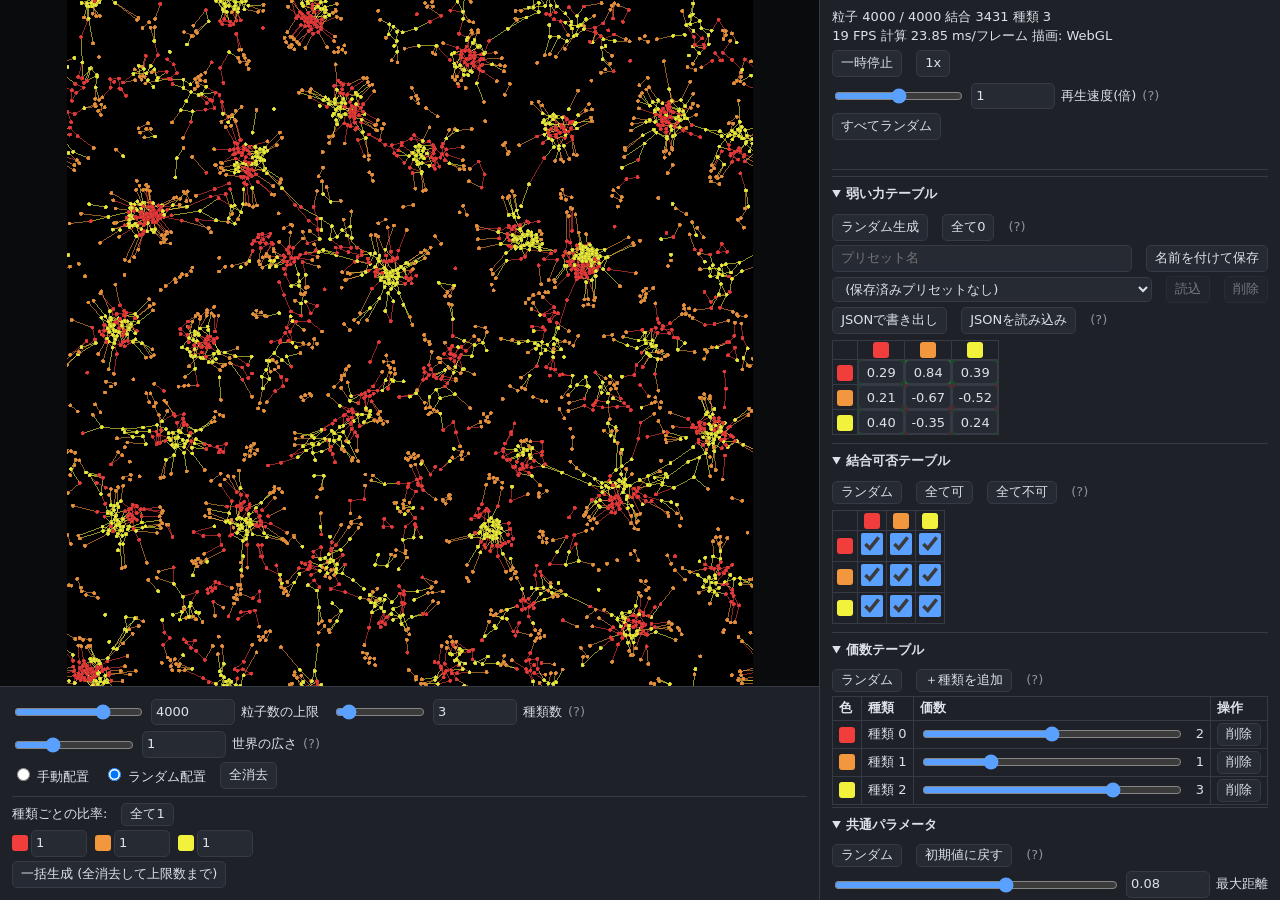
<file: games/extended-particle-life.html>
<!DOCTYPE html>
<html lang="ja">
<head>
<meta charset="utf-8">
<meta name="viewport" content="width=device-width,initial-scale=1">
<title>拡張パーティクルライフ</title>
<style>
:root{--bg:#15171b;--panel:#1e2127;--panel2:#262a32;--line:#353a45;--fg:#dde1e8;--mut:#8b929c;--acc:#5aa0ff;--warn:#ffd966}
*{box-sizing:border-box}
html,body{margin:0;height:100%;background:var(--bg);color:var(--fg);font:13px/1.45 system-ui,-apple-system,"Hiragino Sans","Yu Gothic UI",Meiryo,sans-serif;overflow:hidden}
#app{display:grid;grid-template-columns:minmax(0,1fr) clamp(360px,36vw,640px);height:100%}
#left{display:flex;flex-direction:column;min-width:0;min-height:0}
#pv{flex:1;min-height:0;display:flex;align-items:center;justify-content:center;background:#0a0b0d;position:relative;overflow:hidden}
#stage{position:relative}
#cv{display:block;background:#000;touch-action:none}
#brush{position:absolute;border:1px solid rgba(255,255,255,.5);border-radius:50%;pointer-events:none;display:none;transform:translate(-50%,-50%)}
#bottom{flex:none;max-height:46%;overflow:auto;background:var(--panel);border-top:1px solid var(--line);padding:8px 12px}
#right{background:var(--panel);border-left:1px solid var(--line);overflow-y:auto;padding:8px 12px 24px;min-height:0}
.row{display:flex;flex-wrap:wrap;align-items:center;gap:6px 14px;margin:4px 0}
.ff{display:inline-flex;align-items:center;gap:6px}
.ff input[type=range]{flex:1;min-width:60px;accent-color:var(--acc)}
.ff input[type=number]{width:84px}
.ff .lb{white-space:nowrap}
.col .ff{display:flex;width:100%}
.col .ff input[type=range]{flex:1}
button,select,input[type=text],input[type=number]{font:inherit;color:var(--fg);background:var(--panel2);border:1px solid var(--line);border-radius:5px;padding:3px 8px}
input[type=number]{padding:3px 4px}
button{cursor:pointer;white-space:nowrap}
button:hover:not(:disabled){border-color:var(--acc)}
button:disabled{opacity:.45;cursor:default}
button.sm{padding:1px 8px}
button.on{border-color:var(--acc);color:var(--acc)}
details{border-top:1px solid var(--line);padding:2px 0}
summary{cursor:pointer;font-weight:600;padding:6px 0}
.help{color:var(--mut);cursor:help}
.dim{color:var(--mut);font-size:12px}
#msg{color:var(--warn);min-height:1.4em}
.sw{display:inline-block;width:16px;height:16px;border-radius:3px;vertical-align:middle}
.tblwrap{overflow-x:auto;margin:6px 0}
table.t{border-collapse:collapse}
table.t td,table.t th{border:1px solid var(--line);padding:0;text-align:center}
table.t td.h,table.t th.h{position:sticky;left:0;background:var(--panel);z-index:1;padding:2px 4px}
.wcell{width:46px;height:24px;border:0;background:transparent;text-align:center;padding:0;border-radius:0;cursor:ew-resize;-moz-appearance:textfield}
.wcell::-webkit-outer-spin-button,.wcell::-webkit-inner-spin-button{-webkit-appearance:none;margin:0}
.bcell{width:24px;height:22px;margin:2px;accent-color:var(--acc)}
table.v{border-collapse:collapse;width:100%}
table.v td,table.v th{border:1px solid var(--line);padding:2px 6px;text-align:left}
table.v input[type=range]{width:100%;accent-color:var(--acc)}
.pick{width:24px;height:20px;border-radius:3px;border:3px solid transparent;padding:0;cursor:pointer}
.pick.sel{border-color:#fff}
.ratio{display:inline-flex;align-items:center;gap:3px;margin-right:8px}
.ratio input{width:56px}
@media (max-width:820px){#app{grid-template-columns:1fr;grid-template-rows:60vh 1fr;overflow:auto}html,body{overflow:auto}}
</style>
</head>
<body>
<div id="app">
  <div id="left">
    <div id="pv"><div id="stage"><canvas id="cv"></canvas><div id="brush"></div></div></div>
    <div id="bottom"></div>
  </div>
  <div id="right"></div>
</div>

<script id="sim">
'use strict';
// ===== シミュレーション（ExtendetParticleLife の sim.cpp / render.cpp の色計算を移植）=====
const MAX_TYPES = 24, MAX_BONDS = 4, MAX_P = 100000;
const DEFAULT_PARAMS = {
  rMax: 0.08, beta: 0.3, frictionHalfLife: 0.04, forceFactor: 10.0, bondLength: 0.015, springK: 300.0,
  bondDist: 0.02, breakDist: 0.045, bondProb: 0.05, breakProb: 0.0005, thermal: 0.1, dt: 0.02,
};

function hash32(a) {
  a ^= a >>> 16; a = Math.imul(a, 0x7feb352d);
  a ^= a >>> 15; a = Math.imul(a, 0x846ca68b);
  a ^= a >>> 16; return a >>> 0;
}
function hash3(a, b, c) { return hash32(a ^ hash32(b + 0x9e3779b9 + hash32(c))); }
function u01(h) { return (h >>> 8) * (1 / 16777216); }

// 種類 ID ごとの色: 色相 30 度刻み。13 種類目以降は周回ごとに明度を下げる
function typeColor(t, sat, val) {
  val *= Math.pow(0.55, Math.floor(t / 12));
  const h = ((t * 30) % 360) / 60;
  const c = val * sat, x = c * (1 - Math.abs((h % 2) - 1)), m = val - c;
  let r = 0, g = 0, b = 0;
  switch (Math.floor(h)) {
    case 0: r = c; g = x; break;
    case 1: r = x; g = c; break;
    case 2: g = c; b = x; break;
    case 3: g = x; b = c; break;
    case 4: r = x; b = c; break;
    default: r = c; b = x; break;
  }
  return [r + m, g + m, b + m];
}

class Simulation {
  constructor() {
    this.numTypes = 0;
    this.weak = new Float32Array(MAX_TYPES * MAX_TYPES);      // weak[i*24+j]: 種類 i が j から受ける力
    this.canBond = new Uint8Array(MAX_TYPES * MAX_TYPES);     // 対称
    this.valence = new Uint8Array(MAX_TYPES);
    this.p = Object.assign({}, DEFAULT_PARAMS);
    this.world = 1.0;
    this.n = 0;
    this.x = new Float32Array(MAX_P); this.y = new Float32Array(MAX_P);
    this.vx = new Float32Array(MAX_P); this.vy = new Float32Array(MAX_P);
    this.type = new Uint8Array(MAX_P);
    this.bonds = new Int32Array(MAX_P * MAX_BONDS).fill(-1);
    this.bondCount = new Uint8Array(MAX_P);
    this.stepCounter = 0;
    // グリッド・作業領域
    this.gridN = 1;
    this.cellStart = new Int32Array(2); this.cellOf = new Int32Array(MAX_P); this.sorted = new Int32Array(MAX_P);
    this.sx = new Float32Array(MAX_P); this.sy = new Float32Array(MAX_P); this.st = new Uint8Array(MAX_P);
    this.ax = new Float32Array(MAX_P); this.ay = new Float32Array(MAX_P);
    this.cutMask = new Uint8Array(MAX_P);
    this.candI = new Int32Array(4096); this.candJ = new Int32Array(4096); this.candN = 0;
    this.segB = new Int32Array(18); this.segE = new Int32Array(18);
    this.segX = new Float64Array(18); this.segY = new Float64Array(18);
  }

  wd(d) { const h = 0.5 * this.world; if (d > h) d -= this.world; else if (d < -h) d += this.world; return d; }
  wp(v) { v -= Math.floor(v / this.world) * this.world; return v >= this.world ? 0 : v; }

  totalBonds() { let s = 0; for (let i = 0; i < this.n; i++) s += this.bondCount[i]; return s >> 1; }

  addParticle(px, py, t, cap) {
    const n = this.n;
    if (n >= cap || n >= MAX_P || t < 0 || t >= this.numTypes) return false;
    this.x[n] = this.wp(px); this.y[n] = this.wp(py);
    this.vx[n] = 0; this.vy[n] = 0; this.type[n] = t;
    this.bonds.fill(-1, n * MAX_BONDS, n * MAX_BONDS + MAX_BONDS);
    this.bondCount[n] = 0;
    this.n = n + 1;
    return true;
  }
  clearParticles() { this.n = 0; }

  removeParticles(mask) {
    const n = this.n, newIdx = new Int32Array(n);
    let w = 0;
    for (let i = 0; i < n; i++) newIdx[i] = mask[i] ? -1 : w++;
    if (w === n) return;
    for (let i = 0; i < n; i++) {
      const d = newIdx[i];
      if (d < 0) continue;
      this.x[d] = this.x[i]; this.y[d] = this.y[i]; this.vx[d] = this.vx[i]; this.vy[d] = this.vy[i];
      this.type[d] = this.type[i];
      let c = 0;
      for (let s = 0; s < MAX_BONDS; s++) {
        let j = this.bonds[i * MAX_BONDS + s];
        if (j >= 0) j = newIdx[j];
        if (j >= 0) c++;
        this.bonds[d * MAX_BONDS + s] = j;
      }
      this.bondCount[d] = c;
    }
    this.n = w;
  }
  removeInRadius(cx, cy, r) {
    const n = this.n, mask = new Uint8Array(n), r2 = r * r;
    let any = false;
    for (let i = 0; i < n; i++) {
      const dx = this.wd(this.x[i] - cx), dy = this.wd(this.y[i] - cy);
      if (dx * dx + dy * dy < r2) { mask[i] = 1; any = true; }
    }
    if (any) this.removeParticles(mask);
  }

  randomFill(total, ratios) {
    this.clearParticles();
    const nt = this.numTypes;
    total = Math.min(total, MAX_P);
    if (nt <= 0 || total <= 0) return;
    let sum = 0;
    for (let t = 0; t < nt; t++) sum += Math.max(0, ratios[t]);
    const counts = new Array(nt).fill(0);
    let assigned = 0;
    for (let t = 0; t < nt; t++) {
      const r = sum > 0 ? Math.max(0, ratios[t]) / sum : 1 / nt;
      counts[t] = Math.floor(r * total); assigned += counts[t];
    }
    for (let t = 0; assigned < total; t = (t + 1) % nt) {
      if (sum <= 0 || ratios[t] > 0) { counts[t]++; assigned++; }
    }
    for (let t = 0; t < nt; t++)
      for (let k = 0; k < counts[t]; k++) this.addParticle(Math.random() * this.world, Math.random() * this.world, t, total);
    const n = this.n;
    for (let i = n - 1; i > 0; i--) {  // 種類ごとに並ばないようシャッフル（結合なしなので入れ替えのみ）
      const j = Math.floor(Math.random() * (i + 1));
      let tmp = this.x[i]; this.x[i] = this.x[j]; this.x[j] = tmp;
      tmp = this.y[i]; this.y[i] = this.y[j]; this.y[j] = tmp;
      tmp = this.type[i]; this.type[i] = this.type[j]; this.type[j] = tmp;
    }
  }

  addType() {
    if (this.numTypes >= MAX_TYPES) return false;
    const t = this.numTypes++;
    for (let k = 0; k < this.numTypes; k++) {
      this.weak[t * MAX_TYPES + k] = 0; this.weak[k * MAX_TYPES + t] = 0;
      this.canBond[t * MAX_TYPES + k] = 0; this.canBond[k * MAX_TYPES + t] = 0;
    }
    this.valence[t] = 0;
    return true;
  }
  removeType(t) {
    const nt = this.numTypes;
    if (t < 0 || t >= nt || nt <= 1) return;
    const n = this.n, mask = new Uint8Array(n);
    for (let i = 0; i < n; i++) mask[i] = this.type[i] === t ? 1 : 0;
    this.removeParticles(mask);
    for (let i = 0; i < this.n; i++) if (this.type[i] > t) this.type[i]--;
    for (let a = t; a < nt - 1; a++) this.valence[a] = this.valence[a + 1];
    for (let a = 0; a < nt; a++) {
      const sa = a < t ? a : a + 1;
      if (sa >= nt) break;
      for (let b = 0; b < nt; b++) {
        const sb = b < t ? b : b + 1;
        if (sb >= nt) break;
        this.weak[a * MAX_TYPES + b] = this.weak[sa * MAX_TYPES + sb];
        this.canBond[a * MAX_TYPES + b] = this.canBond[sa * MAX_TYPES + sb];
      }
    }
    this.numTypes--;
  }
  setNumTypes(n) {
    n = Math.min(MAX_TYPES, Math.max(1, n | 0));
    while (this.numTypes > n) this.removeType(this.numTypes - 1);
    while (this.numTypes < n) this.addType();
  }
  setCanBond(a, b, v) { this.canBond[a * MAX_TYPES + b] = this.canBond[b * MAX_TYPES + a] = v ? 1 : 0; }

  randomizeWeak() {
    for (let a = 0; a < this.numTypes; a++)
      for (let b = 0; b < this.numTypes; b++) this.weak[a * MAX_TYPES + b] = Math.round((Math.random() * 2 - 1) * 100) / 100;
  }
  randomizeCanBond() {
    for (let a = 0; a < this.numTypes; a++) for (let b = a; b < this.numTypes; b++) this.setCanBond(a, b, Math.random() < 0.5);
  }
  randomizeValence() {
    for (let a = 0; a < this.numTypes; a++) this.valence[a] = Math.floor(Math.random() * (MAX_BONDS + 1));
  }
  randomizeParams() {
    const p = this.p, U = Math.random;
    const lin = (lo, hi) => lo + (hi - lo) * U();
    const logu = (lo, hi) => lo * Math.pow(hi / lo, U());
    const maxR = this.world * 0.45;
    p.rMax = Math.min(logu(0.03, 0.15), maxR);
    p.beta = lin(0.1, 0.5);
    p.frictionHalfLife = logu(0.01, 0.2);
    p.forceFactor = lin(2, 30);
    p.bondLength = logu(0.005, 0.04);
    p.springK = lin(50, 1000);
    p.bondDist = Math.min(p.bondLength * lin(1, 1.8), maxR);
    p.breakDist = p.bondDist * lin(1.5, 3);
    p.bondProb = logu(0.005, 0.5);
    p.breakProb = logu(1e-5, 1e-2);
    p.thermal = lin(0, 0.5);
  }

  buildGrid() {
    const n = this.n, p = this.p, world = this.world;
    const cell = Math.min(Math.max(p.rMax, p.bondDist), world * 0.45);
    const G = Math.max(1, Math.min(1024, Math.floor(world / cell)));
    this.gridN = G;
    const cells = G * G, invCell = G / world;
    if (this.cellStart.length < cells + 1) this.cellStart = new Int32Array(cells + 1);
    const cs = this.cellStart; cs.fill(0, 0, cells + 1);
    const cellOf = this.cellOf, x = this.x, y = this.y;
    for (let i = 0; i < n; i++) {
      let cx = (x[i] * invCell) | 0, cy = (y[i] * invCell) | 0;
      if (cx > G - 1) cx = G - 1; else if (cx < 0) cx = 0;
      if (cy > G - 1) cy = G - 1; else if (cy < 0) cy = 0;
      const c = cx + cy * G;
      cellOf[i] = c; cs[c + 1]++;
    }
    for (let c = 0; c < cells; c++) cs[c + 1] += cs[c];
    const cursor = this._cursor && this._cursor.length >= cells ? this._cursor : (this._cursor = new Int32Array(cells));
    for (let c = 0; c < cells; c++) cursor[c] = cs[c];
    const sorted = this.sorted, sx = this.sx, sy = this.sy, st = this.st, type = this.type;
    for (let i = 0; i < n; i++) {
      const k = cursor[cellOf[i]]++;
      sorted[k] = i; sx[k] = x[i]; sy[k] = y[i]; st[k] = type[i];
    }
  }

  // セル (cx,cy) の周囲 3x3 を、行ごとの連続区間 + 折り返し用の座標シフトで表す
  buildSegs(cx, cy, generic) {
    const G = this.gridN, cs = this.cellStart, W = this.world;
    const B = this.segB, E = this.segE, X = this.segX, Y = this.segY;
    let ns = 0;
    if (generic) {
      const nb = [];
      for (let dy = -1; dy <= 1; dy++) for (let dx = -1; dx <= 1; dx++) {
        const cc = (cx + dx + G) % G + ((cy + dy + G) % G) * G;
        if (nb.indexOf(cc) < 0) nb.push(cc);
      }
      for (const cc of nb) { B[ns] = cs[cc]; E[ns] = cs[cc + 1]; X[ns] = 0; Y[ns] = 0; ns++; }
      return ns;
    }
    for (let dy = -1; dy <= 1; dy++) {
      let ry = cy + dy, shy = 0;
      if (ry < 0) { ry += G; shy = -W; } else if (ry >= G) { ry -= G; shy = W; }
      const row = ry * G;
      if (cx >= 1 && cx + 1 < G) {
        B[ns] = cs[row + cx - 1]; E[ns] = cs[row + cx + 2]; X[ns] = 0; Y[ns] = shy; ns++;
      } else if (cx === 0) {
        B[ns] = cs[row]; E[ns] = cs[row + 2]; X[ns] = 0; Y[ns] = shy; ns++;
        B[ns] = cs[row + G - 1]; E[ns] = cs[row + G]; X[ns] = -W; Y[ns] = shy; ns++;
      } else {
        B[ns] = cs[row + G - 2]; E[ns] = cs[row + G]; X[ns] = 0; Y[ns] = shy; ns++;
        B[ns] = cs[row]; E[ns] = cs[row + 1]; X[ns] = W; Y[ns] = shy; ns++;
      }
    }
    return ns;
  }

  step() {
    this.stepCounter++;
    const n = this.n;
    if (n === 0) return;
    this.buildGrid();
    const p = this.p, world = this.world, G = this.gridN;
    const rMax = Math.min(p.rMax, world * 0.45), rMax2 = rMax * rMax, invR = 1 / rMax;
    const beta = Math.min(0.99, Math.max(0.01, p.beta)), invBeta = 1 / beta, inv1mb = 1 / (1 - beta);
    const ff = rMax * p.forceFactor;
    const bondD2 = p.bondDist * p.bondDist;
    const kSpring = p.springK, L = p.bondLength;
    const bondThresh = Math.floor(Math.min(1, Math.max(0, p.bondProb)) * 16777216);
    const seed = hash32(Math.imul(this.stepCounter, 2654435761));
    const generic = G < 3;
    const x = this.x, y = this.y, sx = this.sx, sy = this.sy, st = this.st, sorted = this.sorted, cellOf = this.cellOf;
    const cs = this.cellStart, weak = this.weak, canBond = this.canBond, valence = this.valence;
    const bonds = this.bonds, bondCount = this.bondCount, ax = this.ax, ay = this.ay, type = this.type;
    const segB = this.segB, segE = this.segE, segX = this.segX, segY = this.segY;
    const half = 0.5 * world;
    this.candN = 0;
    let candI = this.candI, candJ = this.candJ, candN = 0;

    const cells = G * G;
    for (let c = 0; c < cells; c++) {
      const kb = cs[c], ke = cs[c + 1];
      if (kb === ke) continue;
      const ns = this.buildSegs(c % G, (c / G) | 0, generic);
      for (let kk = kb; kk < ke; kk++) {
        const i = sorted[kk];
        const xi = sx[kk], yi = sy[kk], ti = st[kk], wrow = ti * MAX_TYPES;
        const bc = bondCount[i];
        const iHasBond = bc > 0;
        const iFree = bc < valence[ti] && bondThresh > 0;
        const bi = i * MAX_BONDS;
        const b0 = bonds[bi], b1 = bonds[bi + 1], b2 = bonds[bi + 2], b3 = bonds[bi + 3];
        let fx = 0, fy = 0;
        for (let q = 0; q < ns; q++) {
          const end = segE[q], ox = segX[q] - xi, oy = segY[q] - yi;
          for (let m = segB[q]; m < end; m++) {
            let ddx = sx[m] + ox, ddy = sy[m] + oy;
            if (generic) {
              if (ddx > half) ddx -= world; else if (ddx < -half) ddx += world;
              if (ddy > half) ddy -= world; else if (ddy < -half) ddy += world;
            }
            const d2 = ddx * ddx + ddy * ddy;
            if (d2 < rMax2 && d2 > 1e-12) {
              const d = Math.sqrt(d2), r = d * invR;
              let f = r < beta ? r * invBeta - 1 : weak[wrow + st[m]] * (1 - Math.abs(2 * r - 1 - beta) * inv1mb);
              if (iHasBond && f > 0) {  // 結合済みペアには引力側を働かせない
                const j = sorted[m];
                if (j === b0 || j === b1 || j === b2 || j === b3) f = 0;
              }
              const s = f / d;
              fx += ddx * s; fy += ddy * s;
            }
            if (iFree && d2 < bondD2) {
              const j = sorted[m], tj = st[m];
              if (j > i && canBond[ti * MAX_TYPES + tj] && bondCount[j] < valence[tj] &&
                  !(j === b0 || j === b1 || j === b2 || j === b3) &&
                  (hash3(seed, i, j) >>> 8) < bondThresh) {
                if (candN >= candI.length) {
                  const ni = new Int32Array(candI.length * 2), nj = new Int32Array(candI.length * 2);
                  ni.set(candI); nj.set(candJ); candI = this.candI = ni; candJ = this.candJ = nj;
                }
                candI[candN] = i; candJ[candN] = j; candN++;
              }
            }
          }
        }
        fx *= ff; fy *= ff;
        if (iHasBond) {  // バネ力
          for (let s = 0; s < MAX_BONDS; s++) {
            const j = bonds[bi + s];
            if (j < 0) continue;
            let ddx = x[j] - xi, ddy = y[j] - yi;
            if (ddx > half) ddx -= world; else if (ddx < -half) ddx += world;
            if (ddy > half) ddy -= world; else if (ddy < -half) ddy += world;
            const d = Math.sqrt(ddx * ddx + ddy * ddy);
            if (d < 1e-7) continue;
            const fs = kSpring * (d - L) / d;
            fx += ddx * fs; fy += ddy * fs;
          }
        }
        ax[i] = fx; ay[i] = fy;
      }
    }
    this.candN = candN;

    // 積分（摩擦・熱ゆらぎ）
    const dt = p.dt;
    const fric = Math.pow(0.5, dt / Math.max(1e-4, p.frictionHalfLife));
    const noise = p.thermal * Math.sqrt(dt) * 3.4641016;  // 一様乱数 [-0.5,0.5) * sqrt(12) で分散 1
    const seed2 = hash32(seed + 0x1234567);
    const vx = this.vx, vy = this.vy;
    for (let i = 0; i < n; i++) {
      let nx = 0, ny = 0;
      if (noise > 0) {
        const h = hash3(seed2, i, 0);
        nx = (u01(h) - 0.5) * noise; ny = (u01(hash32(h)) - 0.5) * noise;
      }
      let nvx = vx[i] * fric + ax[i] * dt + nx, nvy = vy[i] * fric + ay[i] * dt + ny;
      if (!(Math.abs(nvx) < 1e7)) nvx = 0;  // 発散した値は捨てる（NaN で壊れないように）
      if (!(Math.abs(nvy) < 1e7)) nvy = 0;
      vx[i] = nvx; vy[i] = nvy;
      x[i] = this.wp(x[i] + nvx * dt);
      y[i] = this.wp(y[i] + nvy * dt);
    }

    this.formBonds();
    this.breakBonds();
  }

  isBonded(i, j) {
    const b = this.bonds, o = i * MAX_BONDS;
    return b[o] === j || b[o + 1] === j || b[o + 2] === j || b[o + 3] === j;
  }
  formBonds() {
    const bonds = this.bonds, bc = this.bondCount, val = this.valence, type = this.type;
    for (let c = 0; c < this.candN; c++) {
      const i = this.candI[c], j = this.candJ[c];
      if (bc[i] >= val[type[i]] || bc[j] >= val[type[j]] || this.isBonded(i, j)) continue;
      for (let s = 0; s < MAX_BONDS; s++) if (bonds[i * MAX_BONDS + s] < 0) { bonds[i * MAX_BONDS + s] = j; break; }
      for (let s = 0; s < MAX_BONDS; s++) if (bonds[j * MAX_BONDS + s] < 0) { bonds[j * MAX_BONDS + s] = i; break; }
      bc[i]++; bc[j]++;
    }
  }
  unlink(i, slot) {
    const bonds = this.bonds, j = bonds[i * MAX_BONDS + slot];
    if (j < 0) return;
    bonds[i * MAX_BONDS + slot] = -1;
    this.bondCount[i]--;
    for (let s = 0; s < MAX_BONDS; s++)
      if (bonds[j * MAX_BONDS + s] === i) { bonds[j * MAX_BONDS + s] = -1; this.bondCount[j]--; break; }
  }
  breakBonds() {
    const n = this.n, p = this.p, bd2 = p.breakDist * p.breakDist;
    const thresh = Math.floor(Math.min(1, Math.max(0, p.breakProb)) * 16777216);
    const seed = hash32(Math.imul(this.stepCounter, 0x85ebca6b) + 77);
    const x = this.x, y = this.y, type = this.type, bonds = this.bonds, bcnt = this.bondCount, cut = this.cutMask;
    const canBond = this.canBond, val = this.valence;
    cut.fill(0, 0, n);
    // 判定は読み取りのみ。ペアは小さい方の添字側で 1 回だけ判定し、スロットごとのビットに記録
    for (let i = 0; i < n; i++) {
      if (!bcnt[i]) continue;
      const ti = type[i];
      let mask = 0;
      for (let s = 0; s < MAX_BONDS; s++) {
        const j = bonds[i * MAX_BONDS + s];
        if (j < i) continue;
        const dx = this.wd(x[j] - x[i]), dy = this.wd(y[j] - y[i]);
        if (dx * dx + dy * dy > bd2 || !canBond[ti * MAX_TYPES + type[j]] ||
            (thresh > 0 && (hash3(seed, i, j) >>> 8) < thresh)) mask |= 1 << s;
      }
      cut[i] = mask;
    }
    for (let i = 0; i < n; i++) {
      if (cut[i]) for (let s = 0; s < MAX_BONDS; s++) if (cut[i] & (1 << s)) this.unlink(i, s);
      for (let s = MAX_BONDS - 1; s >= 0 && bcnt[i] > val[type[i]]; s--) this.unlink(i, s);  // 価数超過は常に切る
    }
  }
}
</script>

<script id="ui">
'use strict';
// ===== 描画 =====
class GLRenderer {
  constructor(canvas) {
    const gl = canvas.getContext('webgl', { alpha: false, antialias: false, powerPreference: 'high-performance' });
    if (!gl) throw new Error('no webgl');
    this.gl = gl;
    const vs = `attribute vec3 aP; uniform float uInvWorld, uSize; uniform vec3 uPal[${MAX_TYPES}]; varying vec3 vC;
void main(){ vec2 p=aP.xy*uInvWorld; gl_Position=vec4(p.x*2.0-1.0,1.0-p.y*2.0,0.0,1.0); gl_PointSize=uSize; vC=uPal[int(aP.z+0.5)]; }`;
    const fs = `precision mediump float; varying vec3 vC; uniform float uRound, uAlpha;
void main(){ if(uRound>0.5){ vec2 d=gl_PointCoord*2.0-1.0; float r2=dot(d,d); if(r2>1.0) discard; gl_FragColor=vec4(vC*(1.0-0.25*r2),uAlpha);} else gl_FragColor=vec4(vC,uAlpha); }`;
    const sh = (k, s) => { const o = gl.createShader(k); gl.shaderSource(o, s); gl.compileShader(o);
      if (!gl.getShaderParameter(o, gl.COMPILE_STATUS)) throw new Error(gl.getShaderInfoLog(o)); return o; };
    const prog = gl.createProgram();
    gl.attachShader(prog, sh(gl.VERTEX_SHADER, vs)); gl.attachShader(prog, sh(gl.FRAGMENT_SHADER, fs));
    gl.linkProgram(prog);
    if (!gl.getProgramParameter(prog, gl.LINK_STATUS)) throw new Error(gl.getProgramInfoLog(prog));
    this.prog = prog;
    this.u = {}; for (const n of ['uInvWorld', 'uSize', 'uPal', 'uRound', 'uAlpha']) this.u[n] = gl.getUniformLocation(prog, n);
    this.loc = gl.getAttribLocation(prog, 'aP');
    this.buf = gl.createBuffer();
    this.pts = new Float32Array(3 * 1024); this.lines = new Float32Array(6 * 1024);
    this.maxPoint = gl.getParameter(gl.ALIASED_POINT_SIZE_RANGE)[1] || 64;
    this.kind = 'WebGL';
  }
  draw(sim, side, dpr, pointPx, showBonds, sat, val) {
    const gl = this.gl, n = sim.n;
    gl.viewport(0, 0, side, side);
    gl.clearColor(0, 0, 0, 1); gl.clear(gl.COLOR_BUFFER_BIT);
    gl.useProgram(this.prog);
    const pal = new Float32Array(MAX_TYPES * 3);
    for (let t = 0; t < MAX_TYPES; t++) pal.set(typeColor(t, sat, val), t * 3);
    gl.uniform3fv(this.u.uPal, pal);
    gl.uniform1f(this.u.uInvWorld, 1 / sim.world);
    gl.enable(gl.BLEND); gl.blendFunc(gl.SRC_ALPHA, gl.ONE_MINUS_SRC_ALPHA);
    gl.bindBuffer(gl.ARRAY_BUFFER, this.buf);
    gl.enableVertexAttribArray(this.loc);
    gl.vertexAttribPointer(this.loc, 3, gl.FLOAT, false, 12, 0);

    if (showBonds) {
      const W = sim.world, H = 0.5 * W, x = sim.x, y = sim.y, type = sim.type, bonds = sim.bonds;
      if (this.lines.length < n * 4 * 3 * 2) this.lines = new Float32Array(n * 4 * 3 * 2 + 3072);
      const L = this.lines; let k = 0;
      for (let i = 0; i < n; i++) {
        if (!sim.bondCount[i]) continue;
        const t = type[i];
        for (let s = 0; s < MAX_BONDS; s++) {
          const j = bonds[i * MAX_BONDS + s];
          if (j <= i) continue;
          let dx = x[j] - x[i], dy = y[j] - y[i];
          if (Math.abs(dx) <= H && Math.abs(dy) <= H) {
            L[k++] = x[i]; L[k++] = y[i]; L[k++] = t; L[k++] = x[j]; L[k++] = y[j]; L[k++] = t;
          } else {  // 境界をまたぐ結合は両側に描く（はみ出しはビューポートで切れる）
            if (dx > H) dx -= W; else if (dx < -H) dx += W;
            if (dy > H) dy -= W; else if (dy < -H) dy += W;
            L[k++] = x[i]; L[k++] = y[i]; L[k++] = t; L[k++] = x[i] + dx; L[k++] = y[i] + dy; L[k++] = t;
            L[k++] = x[j]; L[k++] = y[j]; L[k++] = t; L[k++] = x[j] - dx; L[k++] = y[j] - dy; L[k++] = t;
          }
        }
      }
      if (k > 0) {
        gl.bufferData(gl.ARRAY_BUFFER, L.subarray(0, k), gl.STREAM_DRAW);
        gl.uniform1f(this.u.uRound, 0); gl.uniform1f(this.u.uAlpha, 150 / 255); gl.uniform1f(this.u.uSize, 1);
        gl.drawArrays(gl.LINES, 0, k / 3);
      }
    }
    if (n > 0) {
      if (this.pts.length < n * 3) this.pts = new Float32Array(n * 3 + 3072);
      const P = this.pts, x = sim.x, y = sim.y, type = sim.type;
      for (let i = 0, k = 0; i < n; i++) { P[k++] = x[i]; P[k++] = y[i]; P[k++] = type[i]; }
      gl.bufferData(gl.ARRAY_BUFFER, P.subarray(0, n * 3), gl.STREAM_DRAW);
      gl.uniform1f(this.u.uRound, 1); gl.uniform1f(this.u.uAlpha, 1);
      gl.uniform1f(this.u.uSize, Math.min(this.maxPoint, Math.max(1.5, pointPx * dpr / sim.world)));
      gl.drawArrays(gl.POINTS, 0, n);
    }
  }
}

class Canvas2DRenderer {
  constructor(canvas) { this.ctx = canvas.getContext('2d', { alpha: false }); this.kind = 'Canvas2D'; this.idx = new Int32Array(1024); }
  draw(sim, side, dpr, pointPx, showBonds, sat, val) {
    const ctx = this.ctx, n = sim.n, k = side / sim.world;
    ctx.setTransform(1, 0, 0, 1, 0, 0);
    ctx.fillStyle = '#000'; ctx.fillRect(0, 0, side, side);
    const col = t => { const c = typeColor(t, sat, val); return [Math.round(c[0] * 255), Math.round(c[1] * 255), Math.round(c[2] * 255)]; };
    const x = sim.x, y = sim.y, type = sim.type;
    // 種類ごとにまとめて描く
    const start = new Int32Array(MAX_TYPES + 1);
    for (let i = 0; i < n; i++) start[type[i] + 1]++;
    for (let t = 0; t < MAX_TYPES; t++) start[t + 1] += start[t];
    if (this.idx.length < n) this.idx = new Int32Array(n + 1024);
    const cur = start.slice(0, MAX_TYPES), idx = this.idx;
    for (let i = 0; i < n; i++) idx[cur[type[i]]++] = i;
    if (showBonds) {
      const W = sim.world, H = 0.5 * W;
      ctx.lineWidth = 1;
      for (let t = 0; t < sim.numTypes; t++) {
        const c = col(t);
        ctx.strokeStyle = `rgba(${c[0]},${c[1]},${c[2]},0.59)`; ctx.beginPath();
        for (let q = start[t]; q < start[t + 1]; q++) {
          const i = idx[q];
          if (!sim.bondCount[i]) continue;
          for (let s = 0; s < MAX_BONDS; s++) {
            const j = sim.bonds[i * MAX_BONDS + s];
            if (j <= i) continue;
            let dx = x[j] - x[i], dy = y[j] - y[i];
            if (Math.abs(dx) <= H && Math.abs(dy) <= H) { ctx.moveTo(x[i] * k, y[i] * k); ctx.lineTo(x[j] * k, y[j] * k); }
            else {
              if (dx > H) dx -= W; else if (dx < -H) dx += W;
              if (dy > H) dy -= W; else if (dy < -H) dy += W;
              ctx.moveTo(x[i] * k, y[i] * k); ctx.lineTo((x[i] + dx) * k, (y[i] + dy) * k);
              ctx.moveTo(x[j] * k, y[j] * k); ctx.lineTo((x[j] - dx) * k, (y[j] - dy) * k);
            }
          }
        }
        ctx.stroke();
      }
    }
    const size = Math.max(1.5, pointPx * dpr / sim.world), rad = size / 2;
    for (let t = 0; t < sim.numTypes; t++) {
      const c = col(t);
      ctx.fillStyle = `rgb(${c[0]},${c[1]},${c[2]})`;
      if (rad <= 1.5) {
        for (let q = start[t]; q < start[t + 1]; q++) { const i = idx[q]; ctx.fillRect(x[i] * k - rad, y[i] * k - rad, size, size); }
      } else {
        ctx.beginPath();
        for (let q = start[t]; q < start[t + 1]; q++) { const i = idx[q]; const px = x[i] * k, py = y[i] * k; ctx.moveTo(px + rad, py); ctx.arc(px, py, rad, 0, 6.2831853); }
        ctx.fill();
      }
    }
  }
}

// ===== アプリ状態 =====
const sim = new Simulation();
const st = {
  cap: 4000, mode: 1, brushType: 0, brushRadius: 0.02, brushRate: 4, ratios: new Array(MAX_TYPES).fill(1),
  paused: false, speed: 1, stepAcc: 0, worldEdit: 1, numTypesEdit: 3, simMs: 0, fps: 0,
  sat: 0.75, val: 0.95, pointPx: 4, showBonds: true,
  presetName: '', presetSel: '', msg: '', renderer: 'auto',
};
const KMAX_STEPS = 200;
const $ = id => document.getElementById(id);
const maxR = () => sim.world * 0.45;

function h(tag, props, ...kids) {
  const e = document.createElement(tag);
  if (props) for (const k in props) {
    const v = props[k];
    if (k === 'class') e.className = v;
    else if (k === 'style') e.style.cssText = v;
    else if (k.startsWith('on')) e[k] = v;
    else if (k === 'value' || k === 'checked' || k === 'disabled') e[k] = v;
    else e.setAttribute(k, v);
  }
  for (const c of kids.flat()) if (c != null && c !== false) e.append(c.nodeType ? c : String(c));
  return e;
}
const fmtG = v => String(+Number(v).toPrecision(6));
const clamp = (v, a, b) => v < a ? a : v > b ? b : v;
const refreshers = [];
const refreshAll = () => { for (let i = refreshers.length - 1; i >= 0; i--) if (refreshers[i]() === false) refreshers.splice(i, 1); };
function say(m) { st.msg = m; $('msg').textContent = m; }

function swatch(t, size) {
  const c = typeColor(t, st.sat, st.val);
  const e = h('span', { class: 'sw', title: '種類 ' + t });
  e.style.background = `rgb(${c.map(v => Math.round(v * 255)).join(',')})`;
  if (size) { e.style.width = size + 'px'; e.style.height = size + 'px'; }
  e._t = t; swatches.push(e);
  return e;
}
let swatches = [];
function recolorSwatches() {
  for (const e of swatches) { if (!e.isConnected) continue; const c = typeColor(e._t, st.sat, st.val); e.style.background = `rgb(${c.map(v => Math.round(v * 255)).join(',')})`; }
  swatches = swatches.filter(e => e.isConnected);
}

// ---- スライダー + 自由入力欄（範囲外の値も入力欄に直接書ける）----
// o: {label, get, set, smin, smax, hmin, hmax, dec, log, int, commit, help, cls}
function freeNum(o) {
  const val = x => typeof x === 'function' ? x() : x;
  const sl = h('input', { type: 'range', min: 0, max: 1000, step: 1 });
  const num = h('input', { type: 'number', step: 'any' });
  const wrap = h('span', { class: 'ff' }, sl, num, h('span', { class: 'lb' }, o.label), o.help ? h('span', { class: 'help', title: o.help }, '(?)') : null);
  if (o.width) sl.style.maxWidth = o.width + 'px';
  const toPos = v => {
    const a = val(o.smin), b = val(o.smax);
    if (!(b > a)) return 0;
    let t;
    if (o.log) {
      if (a > 0) t = (Math.log(Math.max(v, a)) - Math.log(a)) / (Math.log(b) - Math.log(a));
      else { const eps = b * 1e-4; t = v <= 0 ? 0 : (Math.log(Math.max(v, eps)) - Math.log(eps)) / (Math.log(b) - Math.log(eps)); }
    } else t = (v - a) / (b - a);
    return Math.round(clamp(t, 0, 1) * 1000);
  };
  const fromPos = p => {
    const a = val(o.smin), b = val(o.smax), t = p / 1000;
    let v;
    if (o.log) {
      if (a > 0) v = a * Math.pow(b / a, t);
      else { const eps = b * 1e-4; v = t === 0 ? 0 : eps * Math.pow(b / eps, t); }
    } else v = a + (b - a) * t;
    return v;
  };
  const norm = v => { v = o.int ? Math.round(v) : +v.toFixed(o.dec == null ? 4 : o.dec); return clamp(v, val(o.hmin), val(o.hmax)); };
  let seen = false;
  const refresh = () => {
    if (sl.isConnected) seen = true; else if (seen) return false;  // 作り直されて外れたコントロールは更新対象から外す
    const v = o.get();
    sl.value = toPos(v);
    if (document.activeElement !== num) num.value = fmtG(v);
  };
  const after = () => { if (o.after) o.after(); };
  sl.oninput = () => { o.set(norm(fromPos(+sl.value))); after(); refresh(); num.value = fmtG(o.get()); };
  sl.onchange = () => { if (o.commit) o.commit(); };
  num.oninput = () => { const v = parseFloat(num.value); if (Number.isFinite(v)) { o.set(norm(v)); after(); sl.value = toPos(o.get()); } };
  num.onchange = () => {
    const v = parseFloat(num.value);
    if (Number.isFinite(v)) { o.set(norm(v)); after(); }
    num.value = fmtG(o.get()); sl.value = toPos(o.get());
    if (o.commit) o.commit();
  };
  refreshers.push(refresh); refresh();
  return wrap;
}

function button(label, fn, cls) { return h('button', { class: cls || '', onclick: fn }, label); }
function details(title, open, ...kids) {
  const d = h('details', null, h('summary', null, title), ...kids);
  if (open) d.open = true;
  return d;
}
function help(text) { return h('span', { class: 'help', title: text }, '(?)'); }

// ===== プリセット（localStorage + JSON 入出力）=====
const STORE_KEY = 'epl.presets.v1';
const PARAM_KEYS = ['rMax', 'beta', 'frictionHalfLife', 'forceFactor', 'bondLength', 'springK', 'bondDist', 'breakDist', 'bondProb', 'breakProb', 'thermal'];
function readStore() {
  try { const o = JSON.parse(localStorage.getItem(STORE_KEY) || '{}'); return o && typeof o === 'object' ? o : {}; } catch (e) { return {}; }
}
function writeStore(o) {
  try { localStorage.setItem(STORE_KEY, JSON.stringify(o)); return true; } catch (e) { return false; }
}
function validName(n) {
  if (!n || n.length > 120) return false;
  for (let i = 0; i < n.length; i++) if (n.charCodeAt(i) < 32 || '<>:"/\\|?*'.includes(n[i])) return false;
  return n !== '.' && n !== '..';
}
function snapshotPreset(name) {
  const n = sim.numTypes, weak = [], canBond = [];
  for (let a = 0; a < n; a++) {
    weak.push(Array.from({ length: n }, (_, b) => +sim.weak[a * MAX_TYPES + b].toFixed(4)));
    canBond.push(Array.from({ length: n }, (_, b) => sim.canBond[a * MAX_TYPES + b] ? 1 : 0));
  }
  const params = {}; for (const k of PARAM_KEYS) params[k] = sim.p[k];
  return { app: 'extended-particle-life', version: 1, name, types: n, weak, canBond, valence: Array.from(sim.valence.subarray(0, n)), params };
}
// 検証して適用する。exe 形式（weak のみ）のプリセットも読める。失敗時は例外
function applyPreset(j) {
  if (!j || typeof j !== 'object') throw new Error('JSON がオブジェクトではありません');
  const m = j.weak;
  if (!Array.isArray(m)) throw new Error('weak がありません');
  const n = m.length;
  if (n < 1 || n > MAX_TYPES) throw new Error('種類数が範囲外 (1〜' + MAX_TYPES + ')');
  for (const row of m) {
    if (!Array.isArray(row) || row.length !== n) throw new Error('行列が正方でない');
    for (const v of row) if (typeof v !== 'number' || !Number.isFinite(v)) throw new Error('数値でない値があります');
  }
  let cb = null, val = null, pr = null;
  if (j.canBond != null) {
    if (!Array.isArray(j.canBond) || j.canBond.length !== n || j.canBond.some(r => !Array.isArray(r) || r.length !== n)) throw new Error('canBond の形が不正');
    cb = j.canBond;
  }
  if (j.valence != null) {
    if (!Array.isArray(j.valence) || j.valence.length !== n || j.valence.some(v => typeof v !== 'number' || !Number.isFinite(v))) throw new Error('valence の形が不正');
    val = j.valence;
  }
  if (j.params != null) { if (typeof j.params !== 'object') throw new Error('params の形が不正'); pr = j.params; }
  const before = sim.numTypes;
  sim.setNumTypes(n);
  for (let t = before; t < sim.numTypes; t++) st.ratios[t] = 1;
  for (let a = 0; a < n; a++) for (let b = 0; b < n; b++) sim.weak[a * MAX_TYPES + b] = clamp(m[a][b], -10, 10);
  if (cb) for (let a = 0; a < n; a++) for (let b = a; b < n; b++) sim.setCanBond(a, b, !!(cb[a][b] || cb[b][a]));
  if (val) for (let a = 0; a < n; a++) sim.valence[a] = clamp(Math.round(val[a]), 0, MAX_BONDS);
  if (pr) for (const k of PARAM_KEYS) {
    const def = PARAM_BOUNDS[k], v = pr[k];
    if (typeof v === 'number' && Number.isFinite(v)) sim.p[k] = clamp(v, def[0], typeof def[1] === 'function' ? def[1]() : def[1]);
  }
  sim.p.breakDist = Math.max(sim.p.breakDist, sim.p.bondDist);
  st.brushType = Math.min(st.brushType, sim.numTypes - 1);
  st.numTypesEdit = sim.numTypes;
  rebuildTypeUI();
  return n;
}

// ===== パラメータ定義（UI の範囲）=====
const PARAM_UI = [
  { k: 'rMax', label: '最大距離', smin: 0.01, smax: () => Math.min(0.3, maxR()), hmin: 0.0005, hmax: maxR, dec: 4, log: true },
  { k: 'beta', label: 'β', smin: 0.05, smax: 0.9, hmin: 0.01, hmax: 0.99, dec: 3, help: 'r/最大距離 が β 未満では全種類共通の斥力 (0.01〜0.99)' },
  { k: 'frictionHalfLife', label: '摩擦(半減時間)', smin: 0.005, smax: 0.5, hmin: 0.0001, hmax: 1e6, dec: 4, log: true, help: '速度が半分になるまでの時間。小さいほど摩擦が強い' },
  { k: 'forceFactor', label: '力の倍率', smin: 0, smax: 50, hmin: -1e5, hmax: 1e5, dec: 2 },
  { k: 'bondLength', label: 'ボンド長', smin: 0.001, smax: 0.08, hmin: 0, hmax: 1e3, dec: 4, log: true },
  { k: 'springK', label: 'バネ強度', smin: 0, smax: 2000, hmin: 0, hmax: 1e7, dec: 1, help: '大きすぎると数値的に不安定になります (目安: 2000 程度まで)' },
  { k: 'bondDist', label: '結合距離', smin: 0.001, smax: 0.1, hmin: 0, hmax: maxR, dec: 4, log: true },
  { k: 'breakDist', label: '切断距離', smin: 0.002, smax: 0.2, hmin: 0, hmax: 1e3, dec: 4, log: true },
  { k: 'bondProb', label: '結合確率', smin: 0, smax: 1, hmin: 0, hmax: 1, dec: 5, log: true, help: '1 ステップあたり (0〜1)' },
  { k: 'breakProb', label: '切断確率', smin: 0, smax: 0.1, hmin: 0, hmax: 1, dec: 6, log: true, help: '1 ステップあたり (0〜1)' },
  { k: 'thermal', label: '熱ゆらぎ強度', smin: 0, smax: 2, hmin: 0, hmax: 1e4, dec: 3 },
];
const PARAM_BOUNDS = {}; for (const d of PARAM_UI) PARAM_BOUNDS[d.k] = [d.hmin, d.hmax];
function afterParam() { sim.p.breakDist = Math.max(sim.p.breakDist, sim.p.bondDist); refreshAll(); }

// ===== UI 構築 =====
let weakHost, bondHost, valHost, ratioHost, pickHost, modeHost;

function rebuildTypeUI() {
  buildWeak(); buildBond(); buildValence(); buildPlacement();
  refreshAll();
}

function downloadJson(name, obj) {
  const blob = new Blob([JSON.stringify(obj, null, 2)], { type: 'application/json' });
  const a = h('a', { href: URL.createObjectURL(blob), download: name + '.json' });
  document.body.append(a); a.click(); a.remove();
  setTimeout(() => URL.revokeObjectURL(a.href), 1000);
}

function buildRight() {
  const R = $('right'); R.textContent = '';
  const status = h('div', { id: 'status' });
  const perf = h('div', { id: 'perf' });
  const pauseBtn = h('button', { id: 'pause', onclick: () => { st.paused = !st.paused; pauseBtn.textContent = st.paused ? '再開' : '一時停止'; } }, '一時停止');
  const top = h('div', { class: 'row' }, pauseBtn, button('1x', () => { st.speed = 1; refreshAll(); }),
    freeNum({ label: '再生速度(倍)', get: () => st.speed, set: v => st.speed = v, smin: 0.1, smax: 10, hmin: 0.01, hmax: KMAX_STEPS, dec: 2, log: true, width: 140,
      help: '1倍 = 60ステップ/秒 (60Hz のとき 1フレームに1ステップ)。1未満は数フレームに1ステップ。入力欄では 0.01〜200 倍まで指定可' }));
  const allRand = button('すべてランダム', () => { sim.randomizeWeak(); sim.randomizeCanBond(); sim.randomizeValence(); sim.randomizeParams(); refreshAll(); buildWeak(); buildBond(); buildValence(); });
  allRand.title = '弱い力・結合可否・価数・共通パラメータをまとめてランダム化 (粒子はそのまま)';
  R.append(status, perf, top, h('div', { class: 'row' }, allRand), h('div', { id: 'msg' }), h('hr', { style: 'border:0;border-top:1px solid var(--line)' }));

  // 弱い力テーブル + プリセット
  weakHost = h('div', { class: 'tblwrap' });
  const nameIn = h('input', { type: 'text', placeholder: 'プリセット名', style: 'flex:1;min-width:120px', oninput: () => { st.presetName = nameIn.value; } });
  const sel = h('select', { style: 'flex:1;min-width:120px', onchange: () => { st.presetSel = sel.value; syncPresetButtons(); } });
  const loadBtn = button('読込', () => {
    const o = readStore(), p = o[st.presetSel];
    if (!p) return say('読込に失敗しました: ' + st.presetSel);
    try { const n = applyPreset(p); nameIn.value = st.presetName = st.presetSel; say(`読み込みました: ${st.presetSel} (${n}種類)`); }
    catch (e) { say('読込エラー: ' + e.message); }
  });
  const delBtn = button('削除', () => {
    const o = readStore(); delete o[st.presetSel];
    if (writeStore(o)) { say('削除しました: ' + st.presetSel); st.presetSel = ''; } else say('削除に失敗しました');
    refreshPresetList();
  });
  const fileIn = h('input', { type: 'file', accept: '.json,application/json', style: 'display:none' });
  fileIn.onchange = () => {
    const f = fileIn.files[0]; fileIn.value = '';
    if (!f) return;
    if (f.size > 2e6) return say('読込エラー: ファイルが大きすぎます');
    const rd = new FileReader();
    rd.onload = () => {
      try {
        const j = JSON.parse(String(rd.result));
        const n = applyPreset(j);
        const nm = validName(j.name) ? j.name : f.name.replace(/\.json$/i, '');
        nameIn.value = st.presetName = validName(nm) ? nm : '';
        say(`ファイルから読み込みました: ${f.name} (${n}種類)。必要なら「名前を付けて保存」でブラウザに保存できます`);
      } catch (e) { say('読込エラー: ' + e.message); }
    };
    rd.onerror = () => say('読込エラー: ファイルを読めませんでした');
    rd.readAsText(f);
  };
  function syncPresetButtons() { loadBtn.disabled = !st.presetSel; delBtn.disabled = !st.presetSel; }
  function refreshPresetList() {
    const names = Object.keys(readStore()).sort();
    sel.textContent = '';
    sel.append(h('option', { value: '' }, names.length ? '(プリセットを選択)' : '(保存済みプリセットなし)'));
    for (const n of names) sel.append(h('option', { value: n }, n));
    if (!names.includes(st.presetSel)) st.presetSel = '';
    sel.value = st.presetSel; syncPresetButtons();
  }
  const saveBtn = button('名前を付けて保存', () => {
    const name = nameIn.value.trim();
    if (!validName(name)) return say('名前が不正です (空、または \\ / : * ? " < > | を含む)');
    const o = readStore(); o[name] = snapshotPreset(name);
    if (writeStore(o)) { st.presetSel = name; say('保存しました: ' + name); }
    else say('ブラウザへの保存に失敗しました (保存が禁止されている可能性があります)。「JSONで書き出し」を使ってください');
    refreshPresetList();
  });
  const expBtn = button('JSONで書き出し', () => {
    const name = nameIn.value.trim() || 'particle-life-preset';
    downloadJson(validName(name) ? name : 'particle-life-preset', snapshotPreset(validName(name) ? name : 'preset'));
    say('書き出しました (ダウンロードフォルダを確認してください)');
  });
  const impBtn = button('JSONを読み込み', () => fileIn.click());
  refreshPresetList();

  R.append(details('弱い力テーブル', true,
    h('div', { class: 'row' }, button('ランダム生成', () => { sim.randomizeWeak(); buildWeak(); }),
      button('全て0', () => { for (let a = 0; a < sim.numTypes; a++) for (let b = 0; b < sim.numTypes; b++) sim.weak[a * MAX_TYPES + b] = 0; buildWeak(); }),
      help('行 = 力を受ける種類、列 = 相手の種類。正 = 引力、負 = 斥力。\nセルを左右にドラッグ (-1〜1)、またはクリックして数値を直接入力 (-10〜10)')),
    h('div', { class: 'row' }, nameIn, saveBtn),
    h('div', { class: 'row' }, sel, loadBtn, delBtn),
    h('div', { class: 'row' }, expBtn, impBtn, fileIn, help('プリセットは弱い力・結合可否・価数・共通パラメータを保存します。ブラウザ内 (localStorage) 保存のほか、JSON ファイルの書き出し/読み込みでバックアップや持ち運びができます。種類数はプリセットに合わせて増減します (減る場合は末尾の種類と粒子・結合を削除)')),
    weakHost));
  bondHost = h('div', { class: 'tblwrap' });
  R.append(details('結合可否テーブル', true,
    h('div', { class: 'row' }, button('ランダム', () => { sim.randomizeCanBond(); buildBond(); }, 'sm'),
      button('全て可', () => { for (let a = 0; a < sim.numTypes; a++) for (let b = 0; b < sim.numTypes; b++) sim.canBond[a * MAX_TYPES + b] = 1; buildBond(); }, 'sm'),
      button('全て不可', () => { sim.canBond.fill(0); buildBond(); }, 'sm'),
      help('対称。チェックした種類の組み合わせが結合しうる\nランダム: 各組み合わせを 50% で可にする')),
    bondHost));
  valHost = h('div');
  R.append(details('価数テーブル', true,
    h('div', { class: 'row' }, button('ランダム', () => { sim.randomizeValence(); buildValence(); }, 'sm'),
      button('＋種類を追加', () => { if (sim.addType()) { st.ratios[sim.numTypes - 1] = 1; st.numTypesEdit = sim.numTypes; rebuildTypeUI(); } else say('種類は最大 ' + MAX_TYPES + ' までです'); }, 'sm'),
      help('価数は粒子あたりの結合スロット数 (0〜4)\nランダム: 種類ごとに 0〜4 の一様乱数\n追加した種類は力0・結合不可・価数0')),
    valHost));
  const pbox = h('div', { class: 'col' });
  const pbtns = h('div', { class: 'row' }, button('ランダム', () => { sim.randomizeParams(); refreshAll(); }, 'sm'),
    button('初期値に戻す', () => { Object.assign(sim.p, DEFAULT_PARAMS); refreshAll(); }, 'sm'),
    help('ランダム: 各値を目安範囲内で生成 (結合距離 ≥ ボンド長、切断距離 > 結合距離 になるよう調整)。\n世界の広さ・再生速度は変えません'));
  pbox.append(pbtns);
  for (const d of PARAM_UI) pbox.append(h('div', { class: 'row' }, freeNum({ label: d.label, get: () => sim.p[d.k], set: v => sim.p[d.k] = v, after: afterParam,
    smin: d.smin, smax: d.smax, hmin: d.hmin, hmax: d.hmax, dec: d.dec, log: d.log, help: d.help })));
  pbox.append(h('div', { class: 'dim' }, '右の入力欄にはスライダー範囲外の値も直接入力できます'));
  R.append(details('共通パラメータ', true, pbox));
  const vbox = h('div', { class: 'col' },
    h('div', { class: 'row' }, freeNum({ label: '彩度', get: () => st.sat, set: v => st.sat = v, smin: 0, smax: 1, hmin: 0, hmax: 1, dec: 2, after: recolorSwatches })),
    h('div', { class: 'row' }, freeNum({ label: '明度', get: () => st.val, set: v => st.val = v, smin: 0.1, smax: 1, hmin: 0, hmax: 1, dec: 2, after: recolorSwatches })),
    h('div', { class: 'row' }, freeNum({ label: '粒子サイズ(px)', get: () => st.pointPx, set: v => st.pointPx = v, smin: 1, smax: 16, hmin: 0.5, hmax: 256, dec: 1 })),
    h('div', { class: 'row' }, h('label', null, h('input', { type: 'checkbox', checked: st.showBonds, onchange: e => { st.showBonds = e.target.checked; } }), ' 結合を表示')));
  R.append(details('表示', false, vbox));
  buildWeak(); buildBond(); buildValence();
}

function matrixTable(cellFn) {
  const n = sim.numTypes;
  const t = h('table', { class: 't' });
  const head = h('tr', null, h('th', { class: 'h' }));
  for (let b = 0; b < n; b++) head.append(h('th', null, swatch(b)));
  t.append(head);
  for (let a = 0; a < n; a++) {
    const tr = h('tr', null, h('td', { class: 'h' }, swatch(a)));
    for (let b = 0; b < n; b++) tr.append(h('td', null, cellFn(a, b)));
    t.append(tr);
  }
  return t;
}

function buildWeak() {
  weakHost.textContent = '';
  weakHost.append(matrixTable((a, b) => {
    const idx = a * MAX_TYPES + b;
    const inp = h('input', { type: 'number', class: 'wcell', step: 0.01, min: -10, max: 10 });
    const paint = () => {
      const v = clamp(sim.weak[idx], -1, 1);
      inp.parentElement && (inp.parentElement.style.background = v >= 0 ? `rgba(26,140,51,${0.15 + 0.6 * v})` : `rgba(166,31,31,${0.15 - 0.6 * v})`);
    };
    const sync = () => { if (document.activeElement !== inp) inp.value = (+sim.weak[idx]).toFixed(2); paint(); };
    inp.oninput = () => { const v = parseFloat(inp.value); if (Number.isFinite(v)) { sim.weak[idx] = clamp(v, -10, 10); paint(); } };
    inp.onchange = () => { sim.weak[idx] = clamp(parseFloat(inp.value) || 0, -10, 10); inp.value = (+sim.weak[idx]).toFixed(2); paint(); };
    inp.onblur = () => { inp.value = (+sim.weak[idx]).toFixed(2); };
    // マウス: 左右ドラッグで値を変える（動かさずに離すと入力モード）
    inp.onmousedown = ev => {
      if (ev.button !== 0 || document.activeElement === inp) return;
      ev.preventDefault();
      const x0 = ev.clientX; let moved = false, last = x0, v = sim.weak[idx];
      const mv = e => {
        if (Math.abs(e.clientX - x0) > 3) moved = true;
        if (moved) { v = clamp(v + (e.clientX - last) * 0.01, -1, 1); sim.weak[idx] = Math.round(v * 100) / 100; sync(); }
        last = e.clientX;
      };
      const up = () => { removeEventListener('mousemove', mv); removeEventListener('mouseup', up); if (!moved) { inp.focus(); inp.select(); } };
      addEventListener('mousemove', mv); addEventListener('mouseup', up);
    };
    refreshers.push(() => { if (!inp.isConnected) return false; sync(); });
    queueMicrotask(sync);
    return inp;
  }));
  refreshAll();
}
function buildBond() {
  bondHost.textContent = '';
  bondHost.append(matrixTable((a, b) => {
    const cb = h('input', { type: 'checkbox', class: 'bcell', checked: !!sim.canBond[a * MAX_TYPES + b] });
    cb.onchange = () => { sim.setCanBond(a, b, cb.checked); const o = bondHost.querySelectorAll('.bcell'); const n = sim.numTypes; if (o[b * n + a]) o[b * n + a].checked = cb.checked; };
    return cb;
  }));
}
function buildValence() {
  valHost.textContent = '';
  const tb = h('table', { class: 'v' }, h('tr', null, h('th', null, '色'), h('th', null, '種類'), h('th', { style: 'width:100%' }, '価数'), h('th', null, '操作')));
  for (let t = 0; t < sim.numTypes; t++) {
    const sl = h('input', { type: 'range', min: 0, max: MAX_BONDS, step: 1, value: sim.valence[t] });
    const lab = h('span', { style: 'display:inline-block;width:1.2em;text-align:right' }, sim.valence[t]);
    sl.oninput = () => { sim.valence[t] = +sl.value; lab.textContent = sl.value; };
    const del = h('button', { class: 'sm', disabled: sim.numTypes <= 1, onclick: () => {
      sim.removeType(t);
      for (let q = t; q < MAX_TYPES - 1; q++) st.ratios[q] = st.ratios[q + 1];
      st.ratios[MAX_TYPES - 1] = 1;
      st.brushType = Math.min(st.brushType, sim.numTypes - 1); st.numTypesEdit = sim.numTypes;
      rebuildTypeUI();
    } }, '削除');
    tb.append(h('tr', null, h('td', null, swatch(t)), h('td', { style: 'white-space:nowrap' }, '種類 ' + t),
      h('td', null, h('div', { style: 'display:flex;gap:6px;align-items:center' }, sl, lab)), h('td', null, del)));
  }
  valHost.append(tb);
}

function buildBottom() {
  const B = $('bottom'); B.textContent = '';
  modeHost = h('div'); pickHost = h('div'); ratioHost = h('div');
  const rowA = h('div', { class: 'row' },
    freeNum({ label: '粒子数の上限', get: () => st.cap, set: v => st.cap = v, smin: 1, smax: MAX_P, hmin: 0, hmax: MAX_P, int: true, log: true, width: 140 }),
    freeNum({ label: '種類数', get: () => st.numTypesEdit, set: v => st.numTypesEdit = v, smin: 1, smax: MAX_TYPES, hmin: 1, hmax: MAX_TYPES, int: true, width: 90,
      commit: () => { if (st.numTypesEdit !== sim.numTypes) applyNumTypes(st.numTypesEdit); },
      help: '確定 (スライダーを離す / Enter) で即反映。\n減らすと末尾の種類とその粒子・結合を削除、増やした種類は力0・結合不可・価数0で追加' }),
    freeNum({ label: '世界の広さ', get: () => st.worldEdit, set: v => st.worldEdit = v, smin: 0.5, smax: 5, hmin: 0.05, hmax: 1000, dec: 2, log: true, width: 120,
      commit: () => {
        if (st.worldEdit === sim.world) return;
        sim.world = st.worldEdit;
        sim.p.rMax = Math.min(sim.p.rMax, sim.world * 0.45); sim.p.bondDist = Math.min(sim.p.bondDist, sim.world * 0.45);
        sim.randomFill(st.cap, st.ratios); refreshAll();
      }, help: 'ループ空間の一辺の長さ。最大距離・ボンド長などはそのまま。\n確定すると全消去し、ランダム配置の比率で上限数まで再生成します' }));
  const rowB = h('div', { class: 'row' },
    h('label', null, h('input', { type: 'radio', name: 'mode', checked: st.mode === 0, onchange: () => { st.mode = 0; buildPlacement(); } }), ' 手動配置'),
    h('label', null, h('input', { type: 'radio', name: 'mode', checked: st.mode === 1, onchange: () => { st.mode = 1; buildPlacement(); } }), ' ランダム配置'),
    button('全消去', () => sim.clearParticles()));
  B.append(rowA, rowB, h('hr', { style: 'border:0;border-top:1px solid var(--line)' }), modeHost);
  buildPlacement();
}
function applyNumTypes(n) {
  const before = sim.numTypes;
  sim.setNumTypes(n);
  for (let t = before; t < sim.numTypes; t++) st.ratios[t] = 1;
  st.brushType = Math.min(st.brushType, sim.numTypes - 1); st.numTypesEdit = sim.numTypes;
  rebuildTypeUI();
}
function buildPlacement() {
  modeHost.textContent = '';
  if (st.mode === 0) {
    const picks = h('div', { class: 'row' }, '配置する種類:');
    for (let t = 0; t < sim.numTypes; t++) {
      const c = typeColor(t, st.sat, st.val);
      const b = h('button', { class: 'pick' + (st.brushType === t ? ' sel' : ''), title: '種類 ' + t, onclick: () => { st.brushType = t; buildPlacement(); } });
      b.style.background = `rgb(${c.map(v => Math.round(v * 255)).join(',')})`; b._t = t; swatches.push(b); picks.append(b);
    }
    modeHost.append(picks, h('div', { class: 'row' },
      freeNum({ label: 'ブラシ半径', get: () => st.brushRadius, set: v => st.brushRadius = v, smin: 0.002, smax: 0.15, hmin: 0.0001, hmax: 1000, dec: 4, log: true, width: 130 }),
      freeNum({ label: 'ドラッグ時の配置数/フレーム', get: () => st.brushRate, set: v => st.brushRate = v, smin: 1, smax: 50, hmin: 1, hmax: 100000, int: true, width: 110 })),
      h('div', { class: 'dim' }, '左クリック: 1個配置 / 左ドラッグ: ブラシ範囲に連続配置 / 右ドラッグ: 消去'));
  } else {
    const rs = h('div', { class: 'row' }, '種類ごとの比率:', button('全て1', () => { st.ratios.fill(1); buildPlacement(); }, 'sm'));
    const box = h('div');
    for (let t = 0; t < sim.numTypes; t++) {
      const inp = h('input', { type: 'number', step: 0.05, min: 0, value: st.ratios[t] });
      inp.onchange = () => { st.ratios[t] = clamp(parseFloat(inp.value) || 0, 0, 1e6); inp.value = st.ratios[t]; };
      box.append(h('span', { class: 'ratio' }, swatch(t), inp));
      if (t % 8 === 7) box.append(h('br'));
    }
    modeHost.append(rs, box, h('div', { class: 'row' }, button('一括生成 (全消去して上限数まで)', () => sim.randomFill(st.cap, st.ratios))));
  }
}

// ===== プレビュー・入力 =====
const stage = $('stage'), pv = $('pv'), brush = $('brush');
let canvasEl = $('cv'), renderer = null, side = 0, dpr = 1;
function makeRenderer(kind) {
  // コンテキスト種別は canvas ごとに固定されるため、切り替え時は canvas を作り直す
  for (const k of kind === '2d' ? ['2d'] : ['gl', '2d']) {
    const fresh = document.createElement('canvas'); fresh.id = 'cv';
    let r;
    try { r = k === '2d' ? new Canvas2DRenderer(fresh) : new GLRenderer(fresh); } catch (e) { continue; }
    canvasEl.replaceWith(fresh); canvasEl = fresh; renderer = r; break;
  }
  bindCanvas(canvasEl); layout();
}
function layout() {
  const c = canvasEl;
  dpr = Math.min(2, window.devicePixelRatio || 1);
  side = Math.max(50, Math.floor(Math.min(pv.clientWidth, pv.clientHeight)));
  stage.style.width = stage.style.height = side + 'px';
  c.style.width = c.style.height = side + 'px';
  c.width = c.height = Math.round(side * dpr);
}
new ResizeObserver(layout).observe(pv);

const ptr = { left: false, right: false, x: 0, y: 0, x0: 0, y0: 0, dragging: false, inside: false };
function worldPos() { const r = canvasEl.getBoundingClientRect(); return [(ptr.x - r.left) / r.width * sim.world, (ptr.y - r.top) / r.height * sim.world]; }
function bindCanvas(c) {
  c.oncontextmenu = e => e.preventDefault();
  c.onpointerdown = e => {
    c.setPointerCapture(e.pointerId);
    ptr.x = ptr.x0 = e.clientX; ptr.y = ptr.y0 = e.clientY; ptr.inside = true;
    if (e.button === 2) ptr.right = true;
    else if (e.button === 0) { ptr.left = true; ptr.dragging = false; if (st.mode === 0) { const [wx, wy] = worldPos(); sim.addParticle(wx, wy, st.brushType, st.cap); } }
  };
  c.onpointermove = e => {
    ptr.x = e.clientX; ptr.y = e.clientY;
    const r = c.getBoundingClientRect();
    ptr.inside = e.clientX >= r.left && e.clientX < r.right && e.clientY >= r.top && e.clientY < r.bottom;
    if (ptr.left && Math.hypot(ptr.x - ptr.x0, ptr.y - ptr.y0) > 2) ptr.dragging = true;
    if (st.mode === 0 && ptr.inside) {
      const rr = st.brushRadius / sim.world * r.width, sr = stage.getBoundingClientRect();
      brush.style.display = 'block'; brush.style.width = brush.style.height = rr * 2 + 'px';
      brush.style.left = e.clientX - sr.left + 'px'; brush.style.top = e.clientY - sr.top + 'px';
    } else brush.style.display = 'none';
  };
  c.onpointerup = c.onpointercancel = e => { if (e.button === 2) ptr.right = false; else ptr.left = ptr.dragging = false; };
  c.onpointerleave = () => { if (!ptr.left && !ptr.right) brush.style.display = 'none'; };
}
function handleInput() {
  if (st.mode !== 0 || !ptr.inside) return;
  const [wx, wy] = worldPos();
  if (ptr.left && ptr.dragging) {
    for (let k = 0; k < st.brushRate; k++) {
      const a = Math.random() * 6.2831853, r = Math.sqrt(Math.random()) * st.brushRadius;
      if (!sim.addParticle(wx + Math.cos(a) * r, wy + Math.sin(a) * r, st.brushType, st.cap)) break;
    }
  }
  if (ptr.right) sim.removeInRadius(wx, wy, st.brushRadius);
}

// ===== メインループ =====
let last = performance.now(), frame = 0, fpsAcc = 0, fpsN = 0;
function loop(now) {
  const el = Math.min(0.25, (now - last) / 1000); last = now;
  fpsAcc += el; fpsN++;
  if (!st.paused) {
    const t0 = performance.now();
    // 1倍 = 60 ステップ/秒。60Hz 以下の画面では exe と同じく 1 フレーム 1 ステップ、高リフレッシュレートでは速くなりすぎないよう按分
    st.stepAcc += st.speed * Math.min(1, el * 60);
    const steps = Math.min(KMAX_STEPS, Math.floor(st.stepAcc));
    st.stepAcc -= Math.floor(st.stepAcc);
    for (let i = 0; i < steps; i++) {
      sim.step();
      if (performance.now() - t0 > 50) break;  // 1 フレームの計算は 50ms で打ち切り（超過分は捨てる）
    }
    st.simMs = st.simMs * 0.9 + (performance.now() - t0) * 0.1;
  }
  handleInput();
  if (renderer) renderer.draw(sim, Math.round(side * dpr), dpr, st.pointPx, st.showBonds, st.sat, st.val);
  if (frame++ % 10 === 0) {
    if (fpsAcc > 0) st.fps = fpsN / fpsAcc; fpsAcc = 0; fpsN = 0;
    $('status').textContent = `粒子 ${sim.n} / ${st.cap}   結合 ${sim.totalBonds()}   種類 ${sim.numTypes}`;
    $('perf').textContent = `${st.fps.toFixed(0)} FPS   計算 ${st.simMs.toFixed(2)} ms/フレーム   描画: ${renderer ? renderer.kind : '-'}`;
  }
  requestAnimationFrame(loop);
}

// ===== 起動 =====
(function init() {
  sim.setNumTypes(3);
  sim.randomizeWeak();
  const val = [2, 1, 3];
  for (let a = 0; a < sim.numTypes; a++) {
    sim.valence[a] = val[a % 3];
    for (let b = 0; b < sim.numTypes; b++) sim.canBond[a * MAX_TYPES + b] = 1;
  }
  st.numTypesEdit = sim.numTypes;
  buildRight(); buildBottom();
  const q = new URLSearchParams(location.search).get('renderer');
  makeRenderer(q === '2d' ? '2d' : 'gl');
  sim.randomFill(st.cap, st.ratios);
  refreshAll();
  window.__epl = { sim, st, makeRenderer, refreshAll, applyPreset, snapshotPreset, get renderer() { return renderer; } };
  requestAnimationFrame(loop);
})();
</script>
</body>
</html>
</file>
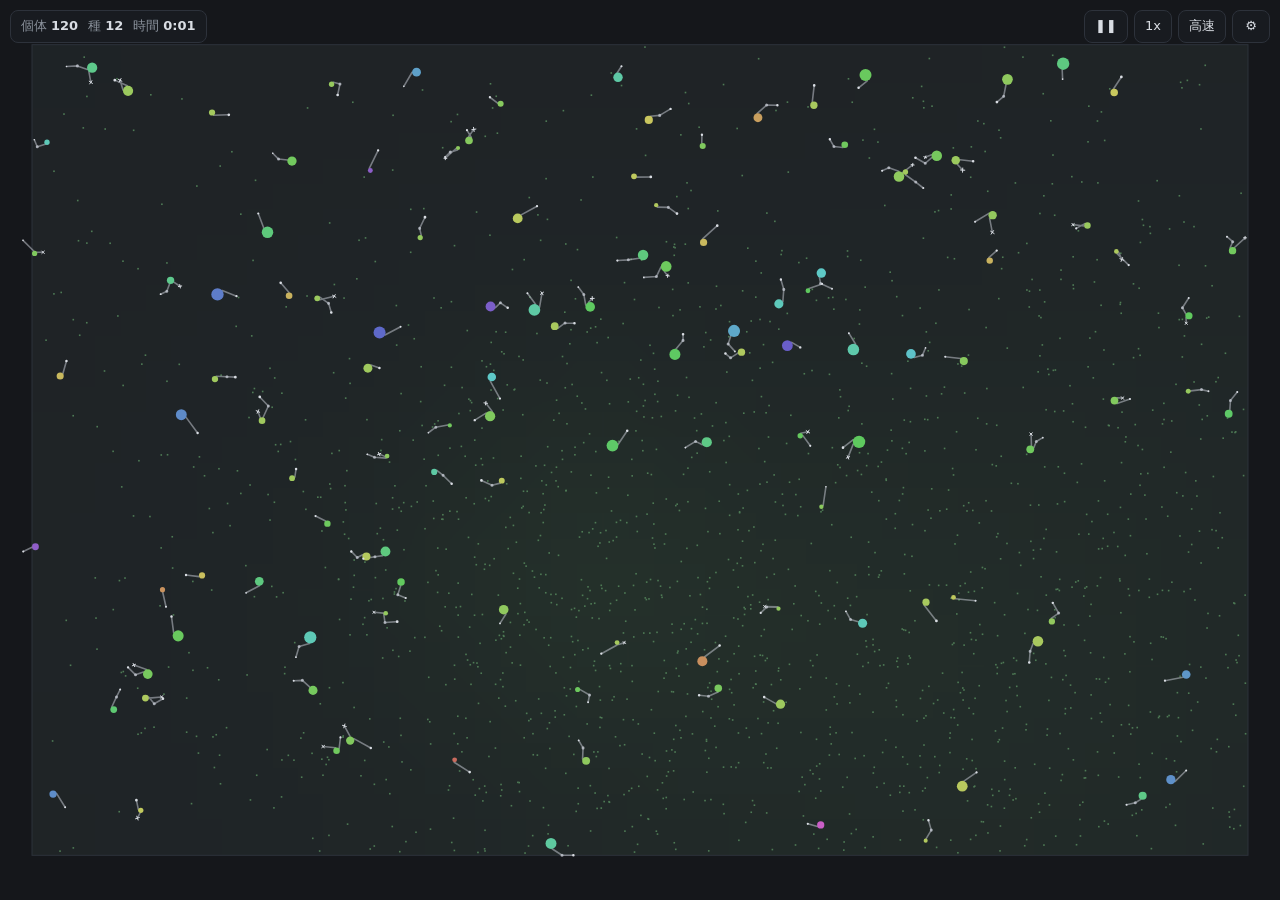
<file: games/food-chain-sim.html>
<!DOCTYPE html>
<html lang="ja">
<head>
<meta charset="utf-8">
<meta name="viewport" content="width=device-width,initial-scale=1,maximum-scale=1,user-scalable=no">
<title>食物連鎖シミュレーター</title>
<style>
:root{--bg:#15171b;--fg:#d9dde3;--mut:#8b929c;--panel:rgba(25,28,33,.95);--line:#2d323b;--acc:#86b4ff}
*{box-sizing:border-box}
html,body{margin:0;height:100%;background:var(--bg);color:var(--fg);font:13px/1.45 system-ui,-apple-system,"Hiragino Sans","Noto Sans JP",sans-serif;overflow:hidden;touch-action:none;-webkit-user-select:none;user-select:none}
#c{display:block;width:100vw;height:100vh}
#hud{position:fixed;left:10px;top:10px;padding:6px 10px;background:var(--panel);border:1px solid var(--line);border-radius:8px;font-variant-numeric:tabular-nums;pointer-events:none;white-space:nowrap}
#hud b{font-weight:600;margin-right:10px}
#hud span{color:var(--mut);margin-right:4px}
#bar{position:fixed;right:10px;top:10px;display:flex;gap:6px}
button{background:var(--panel);color:var(--fg);border:1px solid var(--line);border-radius:8px;padding:6px 10px;font:inherit;cursor:pointer;min-width:38px}
button.on{border-color:var(--acc);color:var(--acc)}
#panel{position:fixed;right:10px;top:52px;bottom:10px;width:290px;max-width:calc(100vw - 20px);overflow:auto;background:var(--panel);border:1px solid var(--line);border-radius:10px;padding:6px 12px 12px;display:none;touch-action:pan-y}
#panel.open{display:block}
details{border-bottom:1px solid var(--line);padding:2px 0}
summary{cursor:pointer;padding:6px 0;font-weight:600}
.row{display:grid;grid-template-columns:1fr 58px;gap:0 8px;align-items:center;margin:6px 0}
.row label{color:var(--mut);font-size:12px}
.row output{text-align:right;font-variant-numeric:tabular-nums;font-size:12px}
.row input{grid-column:1/3;width:100%;accent-color:var(--acc);margin:2px 0 0}
.note{color:var(--mut);font-size:11px;margin:8px 0 4px}
#reset{width:100%;margin-top:10px}
#info{position:fixed;left:10px;bottom:10px;width:250px;background:var(--panel);border:1px solid var(--line);border-radius:10px;padding:8px 10px;display:none;font-variant-numeric:tabular-nums}
#info .t{display:flex;justify-content:space-between;margin-bottom:4px}
#info .sw{display:inline-block;width:10px;height:10px;border-radius:50%;margin-right:6px;vertical-align:-1px}
#info .g{display:grid;grid-template-columns:62px 1fr 36px;gap:2px 6px;align-items:center;font-size:12px}
#info .g span{color:var(--mut)}
#info em{font-style:normal;text-align:right;white-space:nowrap}
#info .bar{height:5px;background:#2a2f37;border-radius:3px;overflow:hidden}
#info .bar i{display:block;height:100%;background:var(--fg);opacity:.7}
#info .x{cursor:pointer;color:var(--mut)}
#brain{display:block;margin-top:6px;width:230px;height:90px}
@media (max-width:560px){#hud{top:54px}#panel{top:96px}}
#fast{position:fixed;left:50%;top:50%;transform:translate(-50%,-50%);color:var(--mut);display:none;pointer-events:none}
</style>
</head>
<body>
<canvas id="c"></canvas>
<div id="hud"></div>
<div id="bar">
  <button id="bPause">❚❚</button>
  <button id="bSpeed">1x</button>
  <button id="bFast">高速</button>
  <button id="bPanel">⚙</button>
</div>
<div id="panel"></div>
<div id="info"></div>
<div id="fast">高速モード中（描画停止）</div>

<script id="sim">
'use strict';
// ===== パラメータ =====
const P = {
  baseCost:0.2, cSize:1.2, cReach:0.4, cJointN:0.12, cMouth:0.6, cWeapon:1.5, cVision:0.5, cSpeed:0.8, expo:2, moveCost:0.4,
  plantEnergy:12, plantRegrow:80, plantMax:3000, meatBody:60, meatNutr:1.0, meatDecay:40,
  reproThresh:0.65, childShare:0.45, crowdRadius:40, crowdMax:4,
  maxJoints:6, bendMax:1.2, bendSpeed:4,
  hidden:2, nodes:8, lr:0.02, rwHunger:1.0, rwDamage:1.0, inheritLearned:0.5,
  mut:0.05, bigMutP:0.02, bigMut:0.4, structMutP:0.15,
  mapW:2400, mapH:1600, regionStr:1.0, minPop:40, maxPop:800, push:0.5, maxAge:240,
};
const PARAM_DEFS = [
  ['コスト', [
    ['baseCost','基本代謝',0,3,0.05],
    ['cSize','体サイズの係数',0,8,0.1],
    ['cReach','関節の長さの係数',0,8,0.1],
    ['cJointN','関節1つあたりのコスト',0,2,0.01],
    ['cMouth','口サイズの係数（口1つあたり）',0,8,0.1],
    ['cWeapon','武器の係数（武器1つあたり）',0,8,0.1],
    ['cVision','視界の係数',0,8,0.1],
    ['cSpeed','速度の係数',0,8,0.1],
    ['expo','指数',1,3,0.1],
    ['moveCost','移動コスト',0,3,0.05],
  ]],
  ['エネルギー', [
    ['plantEnergy','植物の栄養',1,40,1],
    ['plantRegrow','植物の再生（個/秒）',0,200,1],
    ['plantMax','植物の最大数',100,5000,50],
    ['meatBody','体の肉の量（サイズあたり）',0,300,5],
    ['meatNutr','肉の栄養倍率',0.5,5,0.1],
    ['meatDecay','肉の腐敗時間（秒）',5,200,1],
  ]],
  ['繁殖', [
    ['reproThresh','繁殖に必要なエネルギー割合',0.3,1,0.01],
    ['childShare','子に渡す割合',0.1,0.8,0.01],
    ['crowdRadius','詰まり判定の範囲',10,120,1],
    ['crowdMax','詰まり判定の個体数',1,12,1],
  ]],
  ['関節', [
    ['maxJoints','関節の最大数',1,12,1,true],
    ['bendMax','最大の曲げ角（rad）',0,3,0.05],
    ['bendSpeed','曲げる速さ（rad/秒）',0.5,12,0.5],
  ]],
  ['脳', [
    ['hidden','中間層の数',1,3,1,true],
    ['nodes','各層のノード数',2,16,1,true],
    ['lr','学習率',0,0.1,0.001],
    ['rwHunger','空腹の報酬の重み',0,3,0.1],
    ['rwDamage','ダメージの報酬の重み',0,3,0.1],
    ['inheritLearned','学習結果を子に渡す割合',0,1,0.05],
  ]],
  ['変異', [
    ['mut','通常の変異の強さ',0,0.3,0.005],
    ['bigMutP','大きな変異の確率',0,0.2,0.005],
    ['bigMut','大きな変異の強さ',0,1,0.05],
    ['structMutP','関節構造の変異の確率',0,1,0.01],
  ]],
  ['世界', [
    ['mapW','マップの幅',800,5000,100,true],
    ['mapH','マップの高さ',600,4000,100,true],
    ['regionStr','地域差の強さ',0,4,0.1],
    ['minPop','補充する最低個体数',0,200,1],
    ['maxPop','個体の最大数',50,3000,10],
    ['push','押し返しの強さ',0,1,0.05],
    ['maxAge','寿命（秒・0で無制限）',0,1000,10],
  ]],
];

// ===== 定数・状態 =====
const DT = 1/30, G = 80, NIN = 16, NT = 5, JR = 3;
// 遺伝する能力: 0体サイズ 1口 2武器 3視界 4速度（関節構造は別に遺伝）
const TRAIT_NAMES = ['体サイズ','口','武器','視界','速度'];
// 関節の種類: 0つなぎ 1口 2武器
let W, H, cols, rows, pg, mg, cg, jg;
let creatures = [], plants = [], meats = [], newborn = [];
let time = 0, nextId = 1, plantAcc = 0, births = 0, deaths = 0;
let layerSizes, nW, NOUT, MAXJ, fert, fCols, fRows;
const FC = 50;
let projA, projB;
const jointPool = []; let jointCount = 0;

const rnd = (a,b) => a + Math.random()*(b-a);
const rndi = n => (Math.random()*n)|0;
function gauss(){ const u = 1-Math.random(), v = Math.random(); return Math.sqrt(-2*Math.log(u))*Math.cos(6.283185307*v); }
const clamp01 = x => x < 0 ? 0 : x > 1 ? 1 : x;
const clamp = (x,a,b) => x < a ? a : x > b ? b : x;

// ===== 空間分割 =====
function makeGrid(){ return Array.from({length: cols*rows}, () => []); }
function clearGrid(g){ for (let i = 0; i < g.length; i++) g[i].length = 0; }
function gridAdd(g, o){
  let cx = (o.x/G)|0, cy = (o.y/G)|0;
  if (cx < 0) cx = 0; else if (cx >= cols) cx = cols-1;
  if (cy < 0) cy = 0; else if (cy >= rows) cy = rows-1;
  g[cy*cols+cx].push(o);
}
function fillGrid(g, list){ clearGrid(g); for (const o of list) if (!o.dead) gridAdd(g, o); }
let _best = null, _bd = 0;
// mode 0:すべて 1:自分より大きい 2:自分以下
function nearestIn(g, x, y, r, self, mode, rad){
  _best = null; _bd = r*r;
  const x0 = Math.max(0, ((x-r)/G)|0), x1 = Math.min(cols-1, ((x+r)/G)|0);
  const y0 = Math.max(0, ((y-r)/G)|0), y1 = Math.min(rows-1, ((y+r)/G)|0);
  for (let cy = y0; cy <= y1; cy++) for (let cx = x0; cx <= x1; cx++){
    const cell = g[cy*cols+cx];
    for (let i = 0; i < cell.length; i++){
      const o = cell[i];
      if (o === self || o.dead) continue;
      if (mode === 1 && o.rad <= rad) continue;
      if (mode === 2 && o.rad > rad) continue;
      const dx = o.x-x, dy = o.y-y, d = dx*dx+dy*dy;
      if (d < _bd){ _bd = d; _best = o; }
    }
  }
  return _best;
}
function countIn(g, x, y, r, self){
  let n = 0; const r2 = r*r;
  const x0 = Math.max(0, ((x-r)/G)|0), x1 = Math.min(cols-1, ((x+r)/G)|0);
  const y0 = Math.max(0, ((y-r)/G)|0), y1 = Math.min(rows-1, ((y+r)/G)|0);
  for (let cy = y0; cy <= y1; cy++) for (let cx = x0; cx <= x1; cx++){
    for (const o of g[cy*cols+cx]){ if (o === self || o.dead) continue; const dx = o.x-x, dy = o.y-y; if (dx*dx+dy*dy < r2) n++; }
  }
  return n;
}

// ===== 地域（植物の育ちやすさ） =====
function makeFertility(){
  fCols = Math.ceil(W/FC); fRows = Math.ceil(H/FC);
  fert = new Float32Array(fCols*fRows);
  const blobs = [];
  const n = 4 + Math.round(W*H/1.2e6);
  for (let i = 0; i < n; i++) blobs.push([rnd(0,W), rnd(0,H), rnd(180,480)]);
  let mx = 0;
  for (let y = 0; y < fRows; y++) for (let x = 0; x < fCols; x++){
    const wx = (x+0.5)*FC, wy = (y+0.5)*FC; let f = 0;
    for (const [bx,by,s] of blobs){ const dx = wx-bx, dy = wy-by; f += Math.exp(-(dx*dx+dy*dy)/(2*s*s)); }
    fert[y*fCols+x] = f; if (f > mx) mx = f;
  }
  for (let i = 0; i < fert.length; i++) fert[i] = 0.08 + 0.92*Math.min(1, fert[i]/mx);
}
function fertAt(x, y){
  const fx = Math.min(fCols-1, (x/FC)|0), fy = Math.min(fRows-1, (y/FC)|0);
  return fert[fy*fCols+fx];
}

// ===== 脳 =====
// 出力: 0旋回 1前進 2攻撃 3〜 各関節の曲げ
function setupTopology(){
  MAXJ = P.maxJoints;
  NOUT = 3 + MAXJ;
  layerSizes = [NIN];
  for (let i = 0; i < P.hidden; i++) layerSizes.push(P.nodes);
  layerSizes.push(NOUT);
  nW = 0;
  for (let l = 0; l < layerSizes.length-1; l++) nW += (layerSizes[l]+1)*layerSizes[l+1];
}
function randomBrain(){ const b = new Float32Array(nW); for (let i = 0; i < nW; i++) b[i] = gauss()*0.6; return b; }

function think(c){
  const w = c.w, ls = layerSizes, L = ls.length;
  let off = 0;
  for (let l = 0; l < L-1; l++){
    const x = c.acts[l], y = c.acts[l+1], z = c.noise[l], nin = ls[l], nout = ls[l+1];
    for (let j = 0; j < nout; j++){
      let s = w[off++];
      for (let i = 0; i < nin; i++) s += w[off++]*x[i];
      const n = (Math.random()+Math.random()+Math.random()-1.5)*0.25;
      z[j] = n; y[j] = Math.tanh(s+n);
    }
  }
}
// 適格度トレース（ノード摂動）: e = λe + x·ξ
function trace(c){
  const e = c.e, ls = layerSizes, L = ls.length, lam = 0.9;
  let off = 0;
  for (let l = 0; l < L-1; l++){
    const x = c.acts[l], z = c.noise[l], nin = ls[l], nout = ls[l+1];
    for (let j = 0; j < nout; j++){
      const zj = z[j];
      e[off] = lam*e[off] + zj; off++;
      for (let i = 0; i < nin; i++){ e[off] = lam*e[off] + x[i]*zj; off++; }
    }
  }
}
function applyLearn(c, R){
  c.rbar += 0.02*(R - c.rbar);
  const adv = R - c.rbar;
  if (adv === 0 || P.lr === 0) return;
  const k = P.lr*adv, w = c.w, e = c.e;
  for (let i = 0; i < nW; i++){
    const v = w[i] + k*e[i];
    w[i] = v > 4 ? 4 : v < -4 ? -4 : v;
  }
}

// ===== 関節 =====
// nodes: [{p:親(-1=胴体), ang:基準角, len:長さ, tip:先端の種類}]  親は必ず自分より前の番号
function deriveBody(c){
  const n = c.nodes.length;
  const leaf = new Array(n).fill(true);
  for (const nd of c.nodes) if (nd.p >= 0) leaf[nd.p] = false;
  c.kind = c.nodes.map((nd, i) => leaf[i] ? nd.tip : 0);
  c.nMouth = 0; c.nWeapon = 0; c.totLen = 0; c.nConn = 0;
  for (let i = 0; i < n; i++){
    if (c.kind[i] === 1) c.nMouth++; else if (c.kind[i] === 2) c.nWeapon++; else c.nConn++;
    c.totLen += c.nodes[i].len;
  }
}
// 順運動学: 関節の位置を計算
function fk(c){
  const nodes = c.nodes;
  for (let i = 0; i < nodes.length; i++){
    const nd = nodes[i]; let ox, oy, base;
    if (nd.p < 0){ base = c.a + nd.ang; ox = c.x + Math.cos(base)*c.rad; oy = c.y + Math.sin(base)*c.rad; }
    else { ox = c.nx[nd.p]; oy = c.ny[nd.p]; base = c.na[nd.p] + nd.ang; }
    const d = base + c.bend[i];
    c.na[i] = d; c.nx[i] = ox + Math.cos(d)*nd.len; c.ny[i] = oy + Math.sin(d)*nd.len;
  }
}
// 自分のつなぎ関節同士の重なり数（親子は除く）
function selfOverlaps(c){
  let k = 0; const n = c.nodes.length, r2 = 4*JR*JR;
  for (let i = 0; i < n; i++){
    if (c.kind[i] !== 0) continue;
    for (let j = i+1; j < n; j++){
      if (c.kind[j] !== 0 || c.nodes[j].p === i || c.nodes[i].p === j) continue;
      const dx = c.nx[i]-c.nx[j], dy = c.ny[i]-c.ny[j];
      if (dx*dx+dy*dy < r2) k++;
    }
  }
  return k;
}
function updateBends(c, out){
  const n = c.nodes.length, sp = P.bendSpeed*DT;
  if (c.nConn < 2){
    for (let i = 0; i < n; i++){ const tgt = out[3+i]*P.bendMax; c.bend[i] += clamp(tgt-c.bend[i], -sp, sp); }
    fk(c); return;
  }
  fk(c);
  let ov = selfOverlaps(c);
  for (let i = 0; i < n; i++){
    const tgt = out[3+i]*P.bendMax, old = c.bend[i];
    const nb = old + clamp(tgt-old, -sp, sp);
    if (Math.abs(nb-old) < 1e-5) continue;
    c.bend[i] = nb; fk(c);
    const o2 = selfOverlaps(c);
    if (o2 > ov){ c.bend[i] = old; fk(c); } else ov = o2;
  }
}
function randomNodes(){
  const nodes = [];
  if (Math.random() < 0.5){
    nodes.push({p: -1, ang: rnd(-0.4,0.4), len: rnd(15,40), tip: 1});
  } else {
    nodes.push({p: -1, ang: rnd(-0.4,0.4), len: rnd(12,25), tip: 0});
    nodes.push({p: 0, ang: rnd(-0.6,0.6), len: rnd(12,25), tip: 1});
  }
  if (Math.random() < 0.3) nodes.push({p: -1, ang: (Math.random()<0.5?-1:1)*rnd(0.5,1.5), len: rnd(10,30), tip: 2});
  return nodes;
}
function mutateNodes(src){
  const nodes = src.map(n => ({p: n.p, ang: clamp(mutateVal(n.ang, 0.8), -3.1, 3.1), len: clamp(mutateVal(n.len, 30), 6, 70), tip: n.tip}));
  if (Math.random() < P.structMutP){
    const r = Math.random();
    if (r < 0.4 && nodes.length < MAXJ){
      // 関節を追加（胴体か既存の関節から枝分かれ）
      const par = Math.random() < 0.3 ? -1 : rndi(nodes.length);
      nodes.push({p: par, ang: rnd(-1,1), len: rnd(10,35), tip: Math.random() < 0.6 ? 1 : 2});
    } else if (r < 0.7 && nodes.length > 1){
      // 先端の関節を削除
      const leaves = [];
      for (let i = 0; i < nodes.length; i++) if (!nodes.some(n => n.p === i)) leaves.push(i);
      const k = leaves[rndi(leaves.length)];
      nodes.splice(k, 1);
      for (const n of nodes) if (n.p > k) n.p--;
    } else {
      // 先端の種類を変える
      const nd = nodes[rndi(nodes.length)];
      nd.tip = (nd.tip + 1 + rndi(2)) % 3;
    }
  }
  return nodes;
}

// ===== 生物 =====
function computeHue(c){
  const f = [];
  for (let i = 0; i < NT; i++) f.push((c.t[i]-0.5)*3);
  f.push((c.nodes.length-2)*0.6, (c.nMouth-1)*0.8, c.nWeapon*0.8, (c.totLen-50)/40);
  for (let i = 0; i < 16; i++) f.push(c.innate[i]*0.35);
  let a = 0, b = 0;
  for (let i = 0; i < f.length; i++){ a += projA[i]*f[i]; b += projB[i]*f[i]; }
  return (Math.atan2(b, a)/6.283185307*360 + 360) % 360;
}
function derive(c){
  const [s, m, w, v, sp] = c.t;
  c.rad = 4 + 14*s;
  c.maxE = 50 + 250*s;
  c.maxHp = 20 + 120*s;
  c.mouthR = 3 + 5*m;
  c.bite = 3 + 25*m;
  c.vis = 60 + 240*v;
  c.vmax = (20 + 80*sp)*(1 - 0.5*s);
  deriveBody(c);
  c.turn = 2.5*(1 - 0.3*s)/(1 + c.totLen/150);
}
function makeCreature(x, y, traits, nodes, innate, gen, energy){
  const c = {
    id: nextId++, x, y, a: rnd(0, 6.283), t: traits, nodes, innate, w: Float32Array.from(innate), e: new Float32Array(nW),
    gen, age: 0, kids: 0, cool: 3, rbar: 0, gain: 0, dmgTaken: 0, fwd: 0, atk: false, thought: false, dead: false, flash: 0,
    acts: layerSizes.map(n => new Float32Array(n)), noise: layerSizes.slice(1).map(n => new Float32Array(n)),
    bend: new Float32Array(MAXJ), nx: new Float32Array(MAXJ), ny: new Float32Array(MAXJ), na: new Float32Array(MAXJ),
    seen: [null, null, null, null],
  };
  derive(c);
  c.energy = energy != null ? energy : c.maxE*0.7;
  c.hp = c.maxHp;
  c.hue = computeHue(c);
  fk(c);
  return c;
}
function randomCreature(){
  const t = [rnd(0,0.6), rnd(0,0.5), rnd(0.1,0.6), rnd(0.1,0.6), rnd(0.1,0.6)];
  return makeCreature(rnd(20, W-20), rnd(20, H-20), t, randomNodes(), randomBrain(), 0);
}
function mutateVal(v, scale){
  const big = Math.random() < P.bigMutP;
  return v + gauss()*(big ? P.bigMut : P.mut)*scale;
}
function makeChild(p, energy){
  const t = p.t.map(v => clamp01(mutateVal(v, 1)));
  const innate = new Float32Array(nW), k = P.inheritLearned;
  for (let i = 0; i < nW; i++){
    const v = mutateVal(p.innate[i]*(1-k) + p.w[i]*k, 2);
    innate[i] = v > 4 ? 4 : v < -4 ? -4 : v;
  }
  const ang = rnd(0, 6.283), d = p.rad*2 + 4;
  const x = Math.min(W-5, Math.max(5, p.x + Math.cos(ang)*d));
  const y = Math.min(H-5, Math.max(5, p.y + Math.sin(ang)*d));
  return makeCreature(x, y, t, mutateNodes(p.nodes), innate, p.gen+1, energy);
}

// ===== 感覚 =====
function putTarget(inp, o, c, t, d2, extra){
  if (!t){ inp[o] = 0; inp[o+1] = 0; inp[o+2] = 0; if (extra) inp[o+3] = 0; return; }
  const ang = Math.atan2(t.y-c.y, t.x-c.x) - c.a;
  inp[o] = Math.sin(ang); inp[o+1] = Math.cos(ang); inp[o+2] = 1 - Math.sqrt(d2)/c.vis;
  if (extra) inp[o+3] = (t.rad - c.rad)/18;
}
function sense(c){
  const inp = c.acts[0], r = c.vis;
  nearestIn(pg, c.x, c.y, r, null, 0); c.seen[0] = _best; putTarget(inp, 0, c, _best, _bd, false);
  nearestIn(mg, c.x, c.y, r, null, 0); c.seen[1] = _best; putTarget(inp, 3, c, _best, _bd, false);
  nearestIn(cg, c.x, c.y, r, c, 1, c.rad); c.seen[2] = _best; putTarget(inp, 6, c, _best, _bd, true);
  nearestIn(cg, c.x, c.y, r, c, 2, c.rad); c.seen[3] = _best; putTarget(inp, 10, c, _best, _bd, true);
  inp[14] = c.energy/c.maxE;
  inp[15] = c.hp/c.maxHp;
}

// ===== 初期化 =====
function init(){
  W = P.mapW; H = P.mapH;
  cols = Math.ceil(W/G); rows = Math.ceil(H/G);
  pg = makeGrid(); mg = makeGrid(); cg = makeGrid(); jg = makeGrid();
  setupTopology();
  const nf = NT + 4 + 16;
  projA = Array.from({length: nf}, gauss); projB = Array.from({length: nf}, gauss);
  makeFertility();
  creatures = []; plants = []; meats = []; newborn = [];
  time = 0; plantAcc = 0; births = 0; deaths = 0;
  const n0 = Math.round(P.plantMax*0.6);
  for (let i = 0; i < n0; i++) spawnPlant();
  const c0 = Math.min(P.maxPop, Math.max(P.minPop, 120));
  for (let i = 0; i < c0; i++) creatures.push(randomCreature());
}
function spawnPlant(){
  for (let k = 0; k < 6; k++){
    const x = rnd(4, W-4), y = rnd(4, H-4);
    if (Math.random() < Math.pow(fertAt(x, y), P.regionStr)){
      plants.push({x, y, e: P.plantEnergy, dead: false});
      return;
    }
  }
}

// ===== 押し返し =====
function pushApart(a, b, nx, ny, ov){
  const k = ov*0.5*P.push;
  a.x -= nx*k; a.y -= ny*k; b.x += nx*k; b.y += ny*k;
}
function keepIn(c){
  if (c.x < c.rad) c.x = c.rad; else if (c.x > W-c.rad) c.x = W-c.rad;
  if (c.y < c.rad) c.y = c.rad; else if (c.y > H-c.rad) c.y = H-c.rad;
}
function collide(){
  // 胴体同士
  fillGrid(cg, creatures);
  for (const c of creatures){
    if (c.dead) continue;
    const r = c.rad + 18;
    const x0 = Math.max(0, ((c.x-r)/G)|0), x1 = Math.min(cols-1, ((c.x+r)/G)|0);
    const y0 = Math.max(0, ((c.y-r)/G)|0), y1 = Math.min(rows-1, ((c.y+r)/G)|0);
    for (let cy = y0; cy <= y1; cy++) for (let cx = x0; cx <= x1; cx++){
      for (const o of cg[cy*cols+cx]){
        if (o.id <= c.id || o.dead) continue;
        const dx = o.x-c.x, dy = o.y-c.y, rr = c.rad+o.rad, d2 = dx*dx+dy*dy;
        if (d2 < rr*rr && d2 > 1e-6){ const d = Math.sqrt(d2); pushApart(c, o, dx/d, dy/d, rr-d); }
      }
    }
  }
  // つなぎ関節: 他個体のつなぎ関節・他個体の胴体とぶつかる
  clearGrid(jg); jointCount = 0;
  for (const c of creatures){
    if (c.dead) continue;
    for (let i = 0; i < c.nodes.length; i++){
      if (c.kind[i] !== 0) continue;
      let j = jointPool[jointCount];
      if (!j){ j = {x: 0, y: 0, c: null}; jointPool.push(j); }
      jointCount++;
      j.x = c.nx[i]; j.y = c.ny[i]; j.c = c;
      gridAdd(jg, j);
    }
  }
  const r2j = 4*JR*JR;
  for (let k = 0; k < jointCount; k++){
    const j = jointPool[k], c = j.c;
    const r = 2*JR + 18;
    const x0 = Math.max(0, ((j.x-r)/G)|0), x1 = Math.min(cols-1, ((j.x+r)/G)|0);
    const y0 = Math.max(0, ((j.y-r)/G)|0), y1 = Math.min(rows-1, ((j.y+r)/G)|0);
    for (let cy = y0; cy <= y1; cy++) for (let cx = x0; cx <= x1; cx++){
      const idx = cy*cols+cx;
      for (const o of jg[idx]){
        if (o.c === c || o.c.id < c.id) continue;
        const dx = o.x-j.x, dy = o.y-j.y, d2 = dx*dx+dy*dy;
        if (d2 < r2j && d2 > 1e-6){ const d = Math.sqrt(d2); pushApart(c, o.c, dx/d, dy/d, 2*JR-d); }
      }
      for (const o of cg[idx]){
        if (o === c || o.dead) continue;
        const dx = o.x-j.x, dy = o.y-j.y, rr = o.rad+JR, d2 = dx*dx+dy*dy;
        if (d2 < rr*rr && d2 > 1e-6){ const d = Math.sqrt(d2); pushApart(c, o, dx/d, dy/d, rr-d); }
      }
    }
  }
  for (const c of creatures){ keepIn(c); fk(c); }
}

// ===== 1ステップ =====
function step(){
  const dt = DT;
  time += dt;
  fillGrid(pg, plants); fillGrid(mg, meats); fillGrid(cg, creatures);

  const ex = P.expo;
  for (const c of creatures){
    if (c.dead) continue;
    c.age += dt; c.cool -= dt; if (c.flash > 0) c.flash -= dt;

    // 報酬: 空腹が減る＝快、ダメージ＝不快
    const R = P.rwHunger*(c.gain/c.maxE)*30 - P.rwDamage*(c.dmgTaken/c.maxHp)*30;
    if (c.thought) applyLearn(c, R);
    c.gain = 0; c.dmgTaken = 0;

    sense(c); think(c); trace(c); c.thought = true;
    const out = c.acts[layerSizes.length-1];
    const turn = out[0], fwd = (out[1]+1)*0.5, atk = out[2] > 0;
    c.fwd = fwd; c.atk = atk;

    // 移動
    c.a += turn*c.turn*dt;
    const v = fwd*c.vmax;
    c.x += Math.cos(c.a)*v*dt; c.y += Math.sin(c.a)*v*dt;
    keepIn(c);

    // 関節を曲げる（自分のつなぎ関節同士がぶつかる動きは止める）
    updateBends(c, out);

    // 先端: 口で食べる・武器で攻撃
    const wpn = c.t[2];
    let attacked = false;
    for (let i = 0; i < c.nodes.length; i++){
      const kd = c.kind[i];
      if (kd === 1 && c.energy < c.maxE){
        const tx = c.nx[i], ty = c.ny[i];
        const p = nearestIn(pg, tx, ty, c.mouthR+2, null, 0);
        if (p && p.e > 0){
          const amt = Math.min(c.bite*dt, p.e, c.maxE-c.energy);
          p.e -= amt; c.energy += amt; c.gain += amt;
          if (p.e <= 0) p.dead = true;
        } else {
          const m = nearestIn(mg, tx, ty, c.mouthR+3, null, 0);
          if (m && m.e > 0){
            const amt = Math.min(c.bite*dt, m.e, (c.maxE-c.energy)/P.meatNutr);
            m.e -= amt; c.energy += amt*P.meatNutr; c.gain += amt*P.meatNutr;
            if (m.e <= 0) m.dead = true;
          }
        }
      } else if (kd === 2 && atk && wpn > 0.02){
        attacked = true;
        const t = nearestIn(cg, c.nx[i], c.ny[i], 20, c, 0);
        if (t && Math.sqrt(_bd) < t.rad + 2){
          const dmg = 40*wpn/(0.4 + t.t[0])*dt;
          t.hp -= dmg; t.dmgTaken += dmg; t.flash = 0.25;
        }
      }
    }
    if (attacked) c.energy -= 1.0*wpn*c.nWeapon*dt;

    // コスト（有利な能力ほど高い）
    const t = c.t;
    let lenCost = 0;
    for (const nd of c.nodes) lenCost += Math.pow(nd.len/60, ex);
    const cost = P.baseCost
      + P.cSize*Math.pow(t[0], ex)
      + P.cMouth*Math.pow(t[1], ex)*c.nMouth
      + P.cWeapon*Math.pow(t[2], ex)*c.nWeapon
      + P.cVision*Math.pow(t[3], ex) + P.cSpeed*Math.pow(t[4], ex)
      + P.cReach*lenCost + P.cJointN*c.nodes.length
      + P.moveCost*fwd*fwd*(c.vmax/50);
    c.energy -= cost*dt;

    // HP自然回復（エネルギーを使う）
    if (c.hp < c.maxHp){ const h = Math.min(2*dt, c.maxHp-c.hp); c.hp += h; c.energy -= h*0.5; }

    // 繁殖（周囲が詰まっていたら・最大数に達していたらしない）
    if (c.age > 5 && c.cool <= 0 && c.energy >= P.reproThresh*c.maxE && creatures.length + newborn.length < P.maxPop){
      if (countIn(cg, c.x, c.y, P.crowdRadius + c.rad, c) < P.crowdMax){
        const ce = c.energy*P.childShare;
        c.energy -= ce*1.1; c.cool = 3; c.kids++;
        newborn.push(makeChild(c, ce)); births++;
      } else c.cool = 0.5;
    }
  }

  if (P.push > 0) collide();

  // 死亡 → 肉
  for (const c of creatures){
    if (c.dead) continue;
    if (c.hp <= 0 || c.energy <= 0 || (P.maxAge > 0 && c.age > P.maxAge)){
      c.dead = true; deaths++;
      // 肉の総量 = 体の大きさによる分 + 保持していたエネルギー
      const total = P.meatBody*(0.2 + c.t[0]) + Math.max(0, c.energy);
      // 体が大きいほど肉の塊が多く出る
      const n = 1 + Math.floor(c.t[0]*5);
      for (let k = 0; k < n; k++){
        const a = k/n*6.283 + rnd(0, 0.5), d = n > 1 ? c.rad*0.6 : 0, e = total/n;
        meats.push({x: clamp(c.x + Math.cos(a)*d, 1, W-1), y: clamp(c.y + Math.sin(a)*d, 1, H-1), e, e0: e, dead: false});
      }
    }
  }
  creatures = creatures.filter(c => !c.dead);
  if (newborn.length){ for (const n of newborn) creatures.push(n); newborn = []; }

  for (const m of meats){ m.e -= m.e0/P.meatDecay*dt; if (m.e <= 0) m.dead = true; }
  meats = meats.filter(m => !m.dead);
  plants = plants.filter(p => !p.dead);

  plantAcc += P.plantRegrow*dt;
  while (plantAcc >= 1){ plantAcc -= 1; if (plants.length < P.plantMax) spawnPlant(); }
  if (plants.length > P.plantMax) plants.length = P.plantMax;

  if (creatures.length < Math.min(P.minPop, P.maxPop)) creatures.push(randomCreature());
}

function speciesCount(){
  const bins = new Array(24).fill(0);
  for (const c of creatures) bins[Math.floor(c.hue/15) % 24]++;
  let n = 0; for (const b of bins) if (b >= 3) n++;
  return n;
}
</script>

<script id="ui">
'use strict';
const cv = document.getElementById('c'), ctx = cv.getContext('2d');
const hud = document.getElementById('hud'), info = document.getElementById('info');
let dpr = 1, vw = 0, vh = 0;
const cam = {x: 0, y: 0, z: 1};
let paused = false, speedIdx = 0, fast = false, selected = null;
const SPEEDS = [1, 3, 10];
let fertCanvas = null;

function resize(){
  dpr = Math.min(2, window.devicePixelRatio || 1);
  vw = innerWidth; vh = innerHeight;
  cv.width = vw*dpr; cv.height = vh*dpr;
}
function fitCam(){
  cam.z = Math.min(vw/W, vh/H)*0.95;
  cam.x = W/2 - vw/2/cam.z; cam.y = H/2 - vh/2/cam.z;
}
function buildFertCanvas(){
  fertCanvas = document.createElement('canvas');
  fertCanvas.width = fCols; fertCanvas.height = fRows;
  const fx = fertCanvas.getContext('2d'), img = fx.createImageData(fCols, fRows);
  for (let i = 0; i < fert.length; i++){
    const f = fert[i];
    img.data[i*4] = 30 + f*6; img.data[i*4+1] = 34 + f*14; img.data[i*4+2] = 38 + f*4; img.data[i*4+3] = 255;
  }
  fx.putImageData(img, 0, 0);
}
function restart(){ init(); buildFertCanvas(); fitCam(); selected = null; info.style.display = 'none'; }

// ===== 描画 =====
function draw(){
  ctx.setTransform(1,0,0,1,0,0);
  ctx.fillStyle = '#15171b'; ctx.fillRect(0, 0, cv.width, cv.height);
  const z = cam.z*dpr;
  ctx.setTransform(z, 0, 0, z, -cam.x*z, -cam.y*z);
  ctx.imageSmoothingEnabled = true;
  ctx.drawImage(fertCanvas, 0, 0, W, H);
  ctx.strokeStyle = '#2d323b'; ctx.lineWidth = 1/cam.z; ctx.strokeRect(0, 0, W, H);

  const vx0 = cam.x - 40, vy0 = cam.y - 40, vx1 = cam.x + vw/cam.z + 40, vy1 = cam.y + vh/cam.z + 40;
  const vis = o => o.x > vx0 && o.x < vx1 && o.y > vy0 && o.y < vy1;

  // 植物（小さい点）
  ctx.fillStyle = '#4e7a55';
  for (const p of plants) if (vis(p)) ctx.fillRect(p.x-1.6, p.y-1.6, 3.2, 3.2);
  // 肉（四角）
  ctx.fillStyle = '#8a5a4a';
  for (const m of meats) if (vis(m)){ const s = 2 + Math.min(4, m.e/12); ctx.globalAlpha = 0.4 + 0.6*m.e/m.e0; ctx.fillRect(m.x-s, m.y-s, s*2, s*2); }
  ctx.globalAlpha = 1;

  // 選択個体の視界
  if (selected){
    const c = selected;
    ctx.strokeStyle = 'rgba(134,180,255,.35)'; ctx.lineWidth = 1/cam.z;
    ctx.setLineDash([6/cam.z, 6/cam.z]);
    ctx.beginPath(); ctx.arc(c.x, c.y, c.vis, 0, 6.283); ctx.stroke();
    ctx.setLineDash([]);
    ctx.strokeStyle = 'rgba(134,180,255,.5)';
    ctx.beginPath();
    for (const t of c.seen) if (t && !t.dead){ ctx.moveTo(c.x, c.y); ctx.lineTo(t.x, t.y); }
    ctx.stroke();
  }

  // 関節をつなぐ線
  const lw = Math.max(1.6/cam.z, 1.7);
  ctx.strokeStyle = 'rgba(205,210,220,.5)'; ctx.lineWidth = lw; ctx.lineCap = 'round';
  ctx.beginPath();
  for (const c of creatures) if (vis(c)){
    for (let i = 0; i < c.nodes.length; i++){
      const nd = c.nodes[i];
      let ox, oy;
      if (nd.p < 0){ const b = c.a + nd.ang; ox = c.x + Math.cos(b)*c.rad; oy = c.y + Math.sin(b)*c.rad; }
      else { ox = c.nx[nd.p]; oy = c.ny[nd.p]; }
      ctx.moveTo(ox, oy); ctx.lineTo(c.nx[i], c.ny[i]);
    }
  }
  ctx.stroke();
  // つなぎ関節（小さな丸）
  ctx.fillStyle = 'rgba(205,210,220,.7)';
  ctx.beginPath();
  for (const c of creatures) if (vis(c)){
    for (let i = 0; i < c.nodes.length; i++) if (c.kind[i] === 0){ ctx.moveTo(c.nx[i] + JR, c.ny[i]); ctx.arc(c.nx[i], c.ny[i], JR, 0, 6.283); }
  }
  ctx.fill();

  // 胴体（色は種のみ）・ダメージで赤くフラッシュ
  for (const c of creatures) if (vis(c)){
    ctx.fillStyle = `hsl(${c.hue|0},50%,58%)`;
    ctx.beginPath(); ctx.arc(c.x, c.y, c.rad, 0, 6.283); ctx.fill();
    if (c.flash > 0){
      ctx.fillStyle = `rgba(255,60,50,${Math.min(1, c.flash/0.25)*0.85})`;
      ctx.beginPath(); ctx.arc(c.x, c.y, c.rad + 1, 0, 6.283); ctx.fill();
    }
  }
  // 先端の印（口＝点、武器＝十字）
  ctx.fillStyle = '#d9dde3'; ctx.strokeStyle = '#d9dde3'; ctx.lineWidth = Math.max(1/cam.z, 1.6);
  ctx.beginPath();
  for (const c of creatures) if (vis(c)){
    const r = 1.5 + c.t[1]*2.5;
    for (let i = 0; i < c.nodes.length; i++) if (c.kind[i] === 1){ ctx.moveTo(c.nx[i] + r, c.ny[i]); ctx.arc(c.nx[i], c.ny[i], r, 0, 6.283); }
  }
  ctx.fill();
  ctx.beginPath();
  for (const c of creatures) if (vis(c)){
    const s = 2.5 + c.t[2]*3;
    for (let i = 0; i < c.nodes.length; i++) if (c.kind[i] === 2){
      const a = c.na[i] + 0.785, ca = Math.cos(a)*s, sa = Math.sin(a)*s, x = c.nx[i], y = c.ny[i];
      ctx.moveTo(x-ca, y-sa); ctx.lineTo(x+ca, y+sa);
      ctx.moveTo(x+sa, y-ca); ctx.lineTo(x-sa, y+ca);
    }
  }
  ctx.stroke();

  if (selected){
    ctx.strokeStyle = '#86b4ff'; ctx.lineWidth = 2/cam.z;
    ctx.beginPath(); ctx.arc(selected.x, selected.y, selected.rad + 3/cam.z, 0, 6.283); ctx.stroke();
  }
}

// ===== HUD・個体情報 =====
function fmtTime(s){ s = s|0; const h = (s/3600)|0, m = ((s%3600)/60)|0, ss = s%60; return (h ? h+':' : '') + String(m).padStart(h?2:1,'0') + ':' + String(ss).padStart(2,'0'); }
function updateHud(){
  hud.innerHTML = `<span>個体</span><b>${creatures.length}</b><span>種</span><b>${speciesCount()}</b><span>時間</span><b style="margin:0">${fmtTime(time)}</b>`;
}
function bar(v){ return `<div class="bar"><i style="width:${Math.max(0,Math.min(1,v))*100}%"></i></div>`; }
function updateInfo(){
  if (!selected) return;
  if (selected.dead){ info.innerHTML = '<div class="t"><span>この個体は死亡しました</span><span class="x" id="ix">✕</span></div>'; bindClose(); return; }
  const c = selected;
  let h = `<div class="t"><span><i class="sw" style="background:hsl(${c.hue|0},50%,58%)"></i>#${c.id}　第${c.gen}世代</span><span class="x" id="ix">✕</span></div><div class="g">`;
  h += `<span>エネルギー</span>${bar(c.energy/c.maxE)}<em>${c.energy|0}</em>`;
  h += `<span>HP</span>${bar(c.hp/c.maxHp)}<em>${c.hp|0}</em>`;
  for (let i = 0; i < NT; i++) h += `<span>${TRAIT_NAMES[i]}</span>${bar(c.t[i])}<em>${c.t[i].toFixed(2)}</em>`;
  h += `<span>関節</span><em>${c.nodes.length}（口${c.nMouth}・武器${c.nWeapon}）</em><em></em>`;
  h += `<span>年齢</span><em>${c.age|0}秒</em><em></em><span>子の数</span><em>${c.kids}</em><em></em>`;
  h += `</div><canvas id="brain" width="460" height="180"></canvas>`;
  info.innerHTML = h; bindClose();
  drawBrain(c, document.getElementById('brain'));
}
function bindClose(){ const x = document.getElementById('ix'); if (x) x.onclick = () => { selected = null; info.style.display = 'none'; }; }
function drawBrain(c, el){
  const b = el.getContext('2d'), Wb = el.width, Hb = el.height, L = layerSizes.length;
  b.clearRect(0, 0, Wb, Hb);
  b.font = '18px system-ui'; b.fillStyle = '#8b929c';
  for (let l = 0; l < L; l++){
    const n = layerSizes[l], x = 20 + l*(Wb-90)/(L-1), gap = Math.min(18, (Hb-20)/n);
    for (let i = 0; i < n; i++){
      const y = Hb/2 + (i - (n-1)/2)*gap, a = c.acts[l][i];
      b.fillStyle = a >= 0 ? `rgba(134,180,255,${0.15+0.85*Math.min(1,a)})` : `rgba(230,160,110,${0.15+0.85*Math.min(1,-a)})`;
      b.beginPath(); b.arc(x, y, Math.max(3, gap*0.38), 0, 6.283); b.fill();
    }
  }
  const lx = 20 + (Wb-90) + 14, n = layerSizes[L-1], gap = Math.min(18, (Hb-20)/n);
  b.fillStyle = '#8b929c';
  ['旋回','前進','攻撃'].forEach((t, i) => b.fillText(t, lx, Hb/2 + (i-(n-1)/2)*gap + 6));
  b.fillText('関節', lx, Hb/2 + (3+(MAXJ-1)/2-(n-1)/2)*gap + 6);
}

// ===== パネル =====
function buildPanel(){
  const el = document.getElementById('panel');
  let h = '';
  PARAM_DEFS.forEach(([g, items], gi) => {
    h += `<details${gi === 0 ? ' open' : ''}><summary>${g}</summary>`;
    for (const [k, label, mn, mx, st, rs] of items){
      h += `<div class="row"><label for="p_${k}">${label}${rs ? ' ※' : ''}</label><output id="o_${k}">${P[k]}</output><input type="range" id="p_${k}" min="${mn}" max="${mx}" step="${st}" value="${P[k]}"></div>`;
    }
    h += `</details>`;
  });
  h += `<div class="note">※ はリセット時に反映されます</div><button id="reset">リセット</button>`;
  el.innerHTML = h;
  for (const [, items] of PARAM_DEFS) for (const [k] of items){
    const inp = document.getElementById('p_'+k), o = document.getElementById('o_'+k);
    inp.oninput = () => { P[k] = parseFloat(inp.value); o.textContent = inp.value; };
  }
  document.getElementById('reset').onclick = restart;
}

// ===== 操作 =====
const bPause = document.getElementById('bPause'), bSpeed = document.getElementById('bSpeed'), bFast = document.getElementById('bFast'), bPanel = document.getElementById('bPanel');
bPause.onclick = () => { paused = !paused; bPause.textContent = paused ? '▶' : '❚❚'; bPause.classList.toggle('on', paused); };
bSpeed.onclick = () => { speedIdx = (speedIdx+1) % SPEEDS.length; bSpeed.textContent = SPEEDS[speedIdx] + 'x'; };
bFast.onclick = () => { fast = !fast; bFast.classList.toggle('on', fast); document.getElementById('fast').style.display = fast ? 'block' : 'none'; };
bPanel.onclick = () => { const p = document.getElementById('panel'); p.classList.toggle('open'); bPanel.classList.toggle('on', p.classList.contains('open')); };

const ptrs = new Map();
let dragMoved = false, pinch0 = null;
function screenToWorld(sx, sy){ return [cam.x + sx/cam.z, cam.y + sy/cam.z]; }
function zoomAt(sx, sy, f){
  const [wx, wy] = screenToWorld(sx, sy);
  cam.z = Math.max(0.05, Math.min(8, cam.z*f));
  cam.x = wx - sx/cam.z; cam.y = wy - sy/cam.z;
}
cv.addEventListener('pointerdown', e => {
  cv.setPointerCapture(e.pointerId);
  ptrs.set(e.pointerId, {x: e.clientX, y: e.clientY, sx: e.clientX, sy: e.clientY});
  if (ptrs.size === 1) dragMoved = false;
  if (ptrs.size === 2){ const [a, b] = [...ptrs.values()]; pinch0 = {d: Math.hypot(a.x-b.x, a.y-b.y)}; dragMoved = true; }
});
cv.addEventListener('pointermove', e => {
  const p = ptrs.get(e.pointerId); if (!p) return;
  const dx = e.clientX - p.x, dy = e.clientY - p.y;
  p.x = e.clientX; p.y = e.clientY;
  if (ptrs.size === 1){
    if (Math.hypot(p.x-p.sx, p.y-p.sy) > 6) dragMoved = true;
    if (dragMoved){ cam.x -= dx/cam.z; cam.y -= dy/cam.z; }
  } else if (ptrs.size === 2 && pinch0){
    const [a, b] = [...ptrs.values()], d = Math.hypot(a.x-b.x, a.y-b.y);
    zoomAt((a.x+b.x)/2, (a.y+b.y)/2, d/pinch0.d); pinch0.d = d;
    cam.x -= dx/2/cam.z; cam.y -= dy/2/cam.z;
  }
});
function endPtr(e){
  const p = ptrs.get(e.pointerId);
  if (p && ptrs.size === 1 && !dragMoved) selectAt(e.clientX, e.clientY);
  ptrs.delete(e.pointerId);
  if (ptrs.size < 2) pinch0 = null;
}
cv.addEventListener('pointerup', endPtr);
cv.addEventListener('pointercancel', e => { ptrs.delete(e.pointerId); pinch0 = null; });
cv.addEventListener('wheel', e => { e.preventDefault(); zoomAt(e.clientX, e.clientY, Math.exp(-e.deltaY*0.0015)); }, {passive: false});
function selectAt(sx, sy){
  const [wx, wy] = screenToWorld(sx, sy);
  let best = null, bd = (14/cam.z)**2;
  for (const c of creatures){ const dx = c.x-wx, dy = c.y-wy, d = dx*dx+dy*dy - c.rad*c.rad; if (d < bd){ bd = d; best = c; } }
  selected = best;
  info.style.display = best ? 'block' : 'none';
  if (best) updateInfo();
}
addEventListener('resize', () => { resize(); });

// ===== ループ =====
let last = performance.now(), acc = 0, frame = 0;
function loop(now){
  const el = Math.min(0.1, (now-last)/1000); last = now;
  if (!paused){
    if (fast){
      const t0 = performance.now();
      while (performance.now() - t0 < 28) step();
    } else {
      acc += el*SPEEDS[speedIdx];
      let n = 0;
      while (acc >= DT && n < 24){ step(); acc -= DT; n++; }
      if (n >= 24) acc = 0;
    }
  }
  if (!fast) draw();
  else { ctx.setTransform(1,0,0,1,0,0); ctx.fillStyle = '#15171b'; ctx.fillRect(0, 0, cv.width, cv.height); }
  if (frame++ % 10 === 0){ updateHud(); updateInfo(); }
  requestAnimationFrame(loop);
}

resize(); buildPanel(); restart();
requestAnimationFrame(loop);
</script>
</body>
</html>
</file>
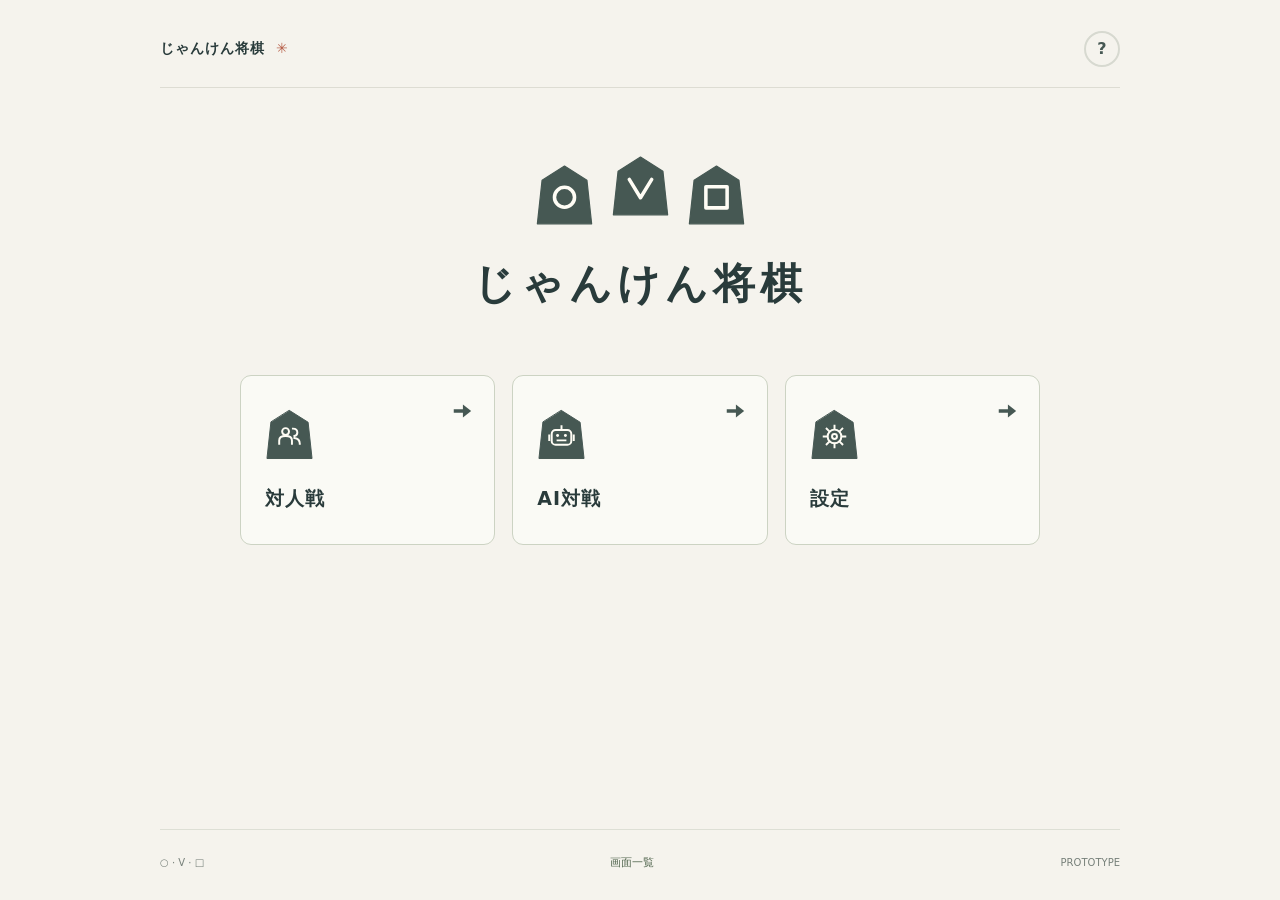
<file: games/janken_shogi.html>
<!doctype html><html lang="ja"><meta charset="utf-8"><meta name="viewport" content="width=device-width,initial-scale=1"><meta name="theme-color" content="#f5f3ed"><title>じゃんけん将棋</title><style>
:root{--ink:#293b3b;--muted:#77807a;--blue:#326d80;--red:#b65e48;--paper:#f5f3ed}*{box-sizing:border-box}body{margin:0;background:var(--paper);color:var(--ink);font-family:system-ui,-apple-system,'Segoe UI',sans-serif}button,select{font:inherit}button{cursor:pointer;color:inherit}button:focus-visible,select:focus-visible{outline:3px solid #dfa63e;outline-offset:3px}main{max-width:1080px;margin:auto;padding:36px 30px 20px}header{display:flex;justify-content:space-between;align-items:center;padding-bottom:28px;border-bottom:1px solid #dddcd3}.eyebrow{font-size:10px;letter-spacing:2px;font-weight:650;color:var(--muted)}h1{font-size:30px;letter-spacing:2px;margin:8px 0 0;font-weight:650}.mark{color:var(--red);margin-left:15px}.round{border:1px solid #d7d9d0;background:transparent;border-radius:50%;width:36px;height:36px}.layout{display:grid;grid-template-columns:minmax(300px,570px) 270px;gap:65px;margin:26px auto;justify-content:center}.player{display:flex;align-items:center;justify-content:space-between;padding:10px 0}.player strong{font-size:15px}.player small{display:block;font-size:10px;letter-spacing:1px;color:var(--muted);margin:7px 0 0 43px}.tag{display:inline-block;font-size:10px;color:var(--red);padding:3px 6px;border:1px solid #cfae9e;border-radius:4px;margin-right:8px}.tag.blue{color:var(--blue);border-color:#9fb8bd}.score{display:flex;gap:7px}.score i{width:13px;height:13px;border:1px solid #a6b9bb;border-radius:50%}.score i.on{background:var(--blue);border-color:var(--blue)}.opponent .score i.on{background:var(--red);border-color:var(--red)}.hand{display:flex;gap:7px;min-height:50px;align-items:center;padding:5px 0}.hand .empty{font-size:11px;color:#94998f}.hand button{border:1px solid #d9dcd3;background:#faf9f5;border-radius:8px;padding:6px 12px;font-size:12px}.hand button.selected{background:#dce8e6;border-color:var(--blue)}.hand button:disabled{cursor:default;color:#898e87}.boardwrap{background:#dddace;padding:8px;border-radius:9px;box-shadow:0 9px 25px #293b3b0c}#board{display:grid;grid-template-columns:repeat(6,1fr);gap:1px;background:#cdcfc2;border:1px solid #cdcfc2}.cell{aspect-ratio:1;border:0;background:#f4f1e7;position:relative;padding:8%;display:grid;place-items:center}.cell.alt{background:#edeadf}.cell.last{background:#e5d9b5}.cell.selected{background:#d0e2df}.cell.legal:after{content:'';position:absolute;width:17%;height:17%;border-radius:50%;background:#326d8066}.cell.legal:has(.piece):after{width:83%;height:83%;background:transparent;border:3px solid #326d80}.piece{width:91%;height:91%;background:#fcfcf8;border:1px solid #ced7d0;border-bottom:3px solid #b4c4c0;border-radius:16%;display:flex;flex-direction:column;justify-content:center;align-items:center;color:var(--blue);box-shadow:0 2px 3px #263d3b12;pointer-events:none}.piece.red{color:var(--red);border-color:#e1c9ba;border-bottom-color:#cca692;background:#fff8ee}.symbol{font-size:clamp(22px,3.2vw,35px);font-weight:700;line-height:1}.piece small{font-size:9px;margin-top:4px;font-weight:650}.status{padding:17px 0 23px;border-bottom:1px solid #dbddd4}h2{font-size:23px;margin:12px 0}#hint{font-size:12px;line-height:1.8;color:var(--muted);min-height:42px}#thinking{height:4px;background:#e1e5dc;border-radius:4px;overflow:hidden}#thinking.busy:after{content:'';display:block;width:40%;height:4px;background:var(--blue);animation:thinking 1s infinite alternate}@keyframes thinking{to{transform:translateX(150%)}}.settings{padding:23px 0}label{display:block;font-size:11px;color:var(--muted);margin-bottom:16px}select{display:block;width:100%;border:1px solid #d6d9cf;background:#fafaf6;border-radius:6px;padding:10px;color:var(--ink);margin-top:7px;font-size:13px}.actions{display:flex;gap:8px}.actions button{padding:10px;border:1px solid #cdd2c6;background:transparent;border-radius:6px;flex:1;font-size:12px}.actions button:last-child{background:var(--ink);color:white;border-color:var(--ink)}button:disabled{opacity:.45;cursor:default}.guide{padding:18px;background:#eaece3;border-radius:9px}h3{font-size:19px;margin:10px 0}.guide p,.record p{font-size:12px;line-height:1.8}.cycle{font-size:10px;color:var(--blue);white-space:nowrap}.guide small,.record small{font-size:10px;color:var(--muted)}.record{margin-top:23px}.record p{margin:9px 0 3px}footer{border-top:1px solid #dddfd5;padding-top:19px;color:var(--muted);font-size:10px;display:flex;justify-content:space-between}dialog{border:0;border-radius:14px;max-width:540px;width:calc(100% - 32px);padding:32px;background:var(--paper);color:var(--ink);box-shadow:0 20px 80px #0003}dialog::backdrop{background:#24353277}dialog .round{float:right}dialog li,dialog p{font-size:13px;line-height:1.9}dialog li{margin-bottom:12px}dialog ol{padding-left:20px}@media(max-width:760px){main{padding:20px 16px}.layout{grid-template-columns:1fr;gap:15px;margin:16px auto;max-width:510px}header{padding-bottom:18px}h1{font-size:25px}aside{display:grid;grid-template-columns:1fr 1fr;gap:16px}.status{padding:10px 0}.settings{padding:10px 0;grid-row:span 2}.guide{padding:13px}.guide h3{font-size:16px}.cycle{font-size:9px}.record{margin-top:0}.symbol{font-size:clamp(23px,7vw,36px)}.piece small{font-size:8px}.hand{min-height:46px}footer span{display:none}#hint{min-height:0}.player{padding:5px 0}}@media(prefers-reduced-motion:reduce){*{animation:none!important}}

[hidden]{display:none!important}#watchControls{border-top:1px solid #d6d9cf;padding-top:16px;margin-bottom:18px}#watchControls small{font-size:10px;line-height:1.7;color:var(--muted);display:block}.watchActions{margin-bottom:15px}.repeat{display:flex;align-items:center;gap:5px;margin:12px 0}#results{font-size:11px;line-height:1.8;margin:12px 0}#clearResults{font-size:10px;background:none;border:0;text-decoration:underline;padding:0}
/* Directional, language-free pieces. Score indicators remain unchanged. */
.piece{display:block;width:94%;height:94%;background:none;border:0;border-radius:0;box-shadow:none;color:var(--blue);overflow:visible;filter:drop-shadow(0 2px 1px #22383822)}.piece.red{background:none;border:0;color:var(--red);transform:rotate(180deg)}.pieceBody{fill:currentColor;stroke:currentColor;stroke-width:2;stroke-linejoin:round}.pieceMark{fill:none;stroke:#fffdf5;stroke-width:6;stroke-linecap:round;stroke-linejoin:round}.hand button{display:flex;align-items:center;gap:6px;padding:5px 9px}.hand .piece{width:29px;height:33px;flex-shrink:0}.handCount{font-size:12px}.hand button:disabled{opacity:.65}

.cycle{display:flex;align-items:center;justify-content:space-between;gap:5px}.cycle .piece{width:30px;height:34px;flex-shrink:0}
#board{grid-template-columns:repeat(6,minmax(0,1fr))}.cell{min-width:0;width:100%}.cell>.piece{position:absolute;inset:8%;width:84%;height:84%}

.piece.red{transform:none}.piece.reverse{transform:rotate(180deg)}.hand{flex-wrap:wrap}

/* All pieces share one neutral color; orientation denotes ownership. */
.piece,.piece.red{color:#465853}
/* Menu mockups retain the board's paper, ink and muted accent palette. */
#menuScreen{max-width:1020px;min-height:100svh;display:flex;flex-direction:column;padding-top:28px}.menuHeader{position:relative;min-height:60px;justify-content:space-between;padding-bottom:18px}.wordmark{font-size:14px;letter-spacing:1px;font-weight:650}.wordmark>span{color:var(--red);margin-left:5px}.backButton{background:transparent;border:0;padding:9px 0;font-size:12px;color:var(--muted)}.menuHeader .backButton:not([hidden])+.wordmark{position:absolute;left:50%;transform:translateX(-50%);white-space:nowrap}#menuContent{flex:1;max-width:800px;width:100%;margin:0 auto;padding:48px 0 35px}#menuScreen footer{padding-bottom:4px}#menuScreen footer>span{display:block}.homeHero{text-align:center;padding:4px 0 39px}.heroPieces{display:flex;justify-content:center;gap:17px;margin:0 0 25px}.heroPieces .piece{width:59px;height:65px;filter:none}.heroPieces .piece:nth-child(2){transform:translateY(-9px)}.homeHero h1{font-size:42px;letter-spacing:5px;margin:13px 0}.homeHero p{font-size:13px;color:var(--muted);letter-spacing:2px;margin:17px 0 0}.navCards{display:grid;gap:17px}.homeCards{grid-template-columns:repeat(3,minmax(0,1fr))}.twoCards{grid-template-columns:repeat(2,minmax(0,1fr))}.navCard{position:relative;text-align:left;border:1px solid #d7dbcf;border-radius:11px;background:#fafaf5;padding:28px 24px 25px;min-height:196px;transition:background .15s,transform .15s}.navCard:hover{background:#e9ede4;transform:translateY(-3px)}.navIcon{width:43px;height:43px;fill:none;stroke:currentColor;stroke-width:1.8;stroke-linecap:round;stroke-linejoin:round;color:#64796e}.navCard .navIcon{display:block;margin-bottom:23px}.navCard strong{display:block;font-size:19px;font-weight:600;letter-spacing:1px}.navCard small{display:block;color:var(--muted);font-size:11px;line-height:1.8;margin-top:9px}.cardArrow{position:absolute;right:23px;top:27px;color:#8b998e;font-size:18px}.menuNote{text-align:center;font-size:11px;color:var(--muted);line-height:1.9;margin:27px 0 0}.screenHeading{margin-bottom:30px}.screenHeading h2{font-size:30px;margin:12px 0;letter-spacing:2px;font-weight:600;outline:0}.screenHeading p{font-size:13px;line-height:1.8;color:var(--muted)}.observeChoice{width:100%;background:#e8ece2;border:1px solid #d6ddce;border-radius:9px;padding:19px 22px;display:flex;gap:19px;align-items:center;text-align:left}.observeChoice>span:nth-child(2){flex:1}.observeChoice strong{font-size:16px;font-weight:600}.observeChoice small{display:block;color:var(--muted);font-size:11px;margin-top:6px}.observeChoice .navIcon{width:37px;height:37px}.sectionLabel{font-size:11px;color:var(--muted);letter-spacing:1px;margin:30px 0 12px}.levelList{border:1px solid #d8dcd1;border-radius:9px;overflow:hidden}.levelRow{display:flex;align-items:center;gap:23px;width:100%;text-align:left;padding:21px 24px;background:#fafaf5;border:0;border-bottom:1px solid #d8dcd1}.levelRow:last-child{border-bottom:0}.levelRow:hover{background:#e9ede4}.levelNumber{font-size:19px;color:#99a598;font-weight:350}.levelRow div{flex:1}.levelRow strong{font-weight:600;font-size:17px}.levelRow small{font-size:11px;color:var(--muted);display:block;margin-top:7px}.setupPanel{border:1px solid #d7dbcf;background:#fafaf5;padding:28px;border-radius:10px}.setupPanel label{font-size:12px;max-width:420px}.setupPanel p{font-size:12px;color:var(--muted);line-height:1.8;margin:20px 0 26px}.primaryWide,.secondaryWide{display:block;width:100%;padding:16px 20px;border:1px solid var(--ink);border-radius:7px;background:var(--ink);color:#fff;font-size:13px}.secondaryWide{background:transparent;color:var(--ink);border-color:#cdd3c7}.leagueBanner{display:flex;gap:25px;align-items:center;padding:24px;background:#e8ece2;border:1px solid #d5ddcc;border-radius:10px;margin-bottom:18px}.leagueEmblem{display:grid;place-items:center;width:74px;height:88px;border:1px solid #a9b6a0;border-radius:40px 40px 9px 9px;flex-shrink:0}.leagueBanner h3{font-size:23px;font-weight:600;margin:9px 0}.leagueBanner p{font-size:11px;color:var(--muted)}.rankingHeading{display:flex;justify-content:space-between;align-items:center;margin:27px 0 10px}.rankingHeading h3{font-size:15px;font-weight:600}.demoBadge{font-size:10px;color:var(--muted);border:1px solid #cfd5c9;padding:4px 8px;border-radius:4px}.ranking{border-top:1px solid #d4dacd}.rankingRow{display:grid;grid-template-columns:65px 1fr 90px;gap:8px;align-items:center;padding:16px;border-bottom:1px solid #dce0d5;font-size:13px}.rankingRow span:last-child{text-align:right;font-variant-numeric:tabular-nums}.tableHead{font-size:10px;color:var(--muted);padding-top:12px;padding-bottom:12px}.selfRow{background:#e8ece2;margin-top:7px}.matchingPanel{text-align:center;background:#fafaf5;border:1px solid #d8ddcf;border-radius:10px;padding:38px 25px}.matchingPanel h3{margin-top:20px}.matchingPanel p{font-size:12px;line-height:2;color:var(--muted);margin:20px 0 30px}.gameHeaderActions{display:flex;gap:22px;align-items:center}#gameScreen .settings>label{display:none}#gameScreen .guide{display:none}#gameScreen .layout{gap:45px}#gameScreen .game{display:grid;grid-template-columns:minmax(0,1fr) minmax(0,1fr);align-content:start}#gameScreen .boardwrap{grid-column:1/3;grid-row:3}#gameScreen .opponent{grid-column:1/3;grid-row:1}#gameScreen #hand1{grid-column:1/3;grid-row:2;justify-content:flex-start}#gameScreen #hand0{grid-column:1/3;grid-row:4;justify-content:flex-end}#gameScreen .player:not(.opponent){grid-column:1/3;grid-row:5}#gameScreen .settings{padding:16px 0}body.faceToFace .opponent,body.faceToFace #hand1{transform:rotate(180deg)}#gameScreen .record{margin-top:14px}
@media(max-width:760px){#menuScreen{padding:18px 18px 17px}#menuContent{padding:35px 0 29px}.homeHero{padding-top:5px;padding-bottom:28px}.homeHero h1{font-size:32px;letter-spacing:3px}.heroPieces .piece{width:46px;height:52px}.homeCards{gap:9px}.navCard{padding:20px 13px;min-height:180px}.navCard strong{font-size:16px}.navCard small{font-size:10px}.navCard .navIcon{width:33px;height:33px;margin-bottom:18px}.cardArrow{right:12px;top:15px;font-size:14px}.screenHeading h2{font-size:26px}.menuHeader .wordmark{font-size:12px}.twoCards{gap:12px}.twoCards .navCard{padding:24px 17px}.observeChoice{padding:16px;gap:12px}.levelRow{padding:18px 16px;gap:16px}.levelRow small{font-size:10px}.leagueBanner{padding:18px;gap:18px}.leagueBanner h3{font-size:19px}.rankingRow{grid-template-columns:40px 1fr 75px;padding-left:10px;padding-right:10px}#gameScreen .layout{gap:12px}#gameScreen aside{display:block}#gameScreen .status{border-bottom:0;padding-bottom:5px}#gameScreen .settings{padding:8px 0}#gameScreen h1{font-size:20px;letter-spacing:0}.gameHeaderActions{gap:12px}#gameScreen .record{margin-top:10px}#menuScreen footer{font-size:9px}.setupPanel{padding:20px}}@media(max-width:360px){.homeCards{grid-template-columns:1fr}.homeCards .navCard{min-height:90px;display:grid;grid-template-columns:42px 1fr;gap:5px 12px;align-items:center}.homeCards .navIcon{grid-row:1/3;margin:0}.homeCards small{margin-top:0}.homeHero h1{font-size:28px}}
#gameScreen[data-mode="watch"] .settings>label:has(#level){display:block}#gameScreen .player:not(.opponent){flex-direction:row-reverse}#gameScreen .player:not(.opponent)>div:first-child{text-align:right}
body.faceToFace #hand1 .piece.reverse{transform:none}
/* Playable online-flow prototype. */
.homeHero{padding-top:27px;padding-bottom:50px}.homeHero h1{margin-top:28px}.homeCards .navCard{min-height:170px}.homeCards .navCard .navIcon{margin-bottom:24px}.navCard:has(>strong):not(:has(small)){padding-bottom:28px}.levelRow>strong{flex:1}.observeChoice>strong{flex:1}.prototypeNote{font-size:10px;color:#859083;text-align:center;margin:24px 0 0;line-height:1.8}.textLink{background:none;border:0;font-size:11px;color:var(--muted);cursor:pointer;padding:6px 0}.textLink:hover{color:var(--ink)}.onlineProfile{display:flex;gap:16px;align-items:center;background:#e8ece2;border:1px solid #d4dccd;border-radius:10px;padding:20px 23px;margin-bottom:24px}.profileAvatar{width:49px;height:54px;flex-shrink:0}.profileAvatar .piece{width:100%;height:100%;filter:none}.onlineProfile>div:nth-child(2){flex:1}.onlineProfile strong{font-size:16px;font-weight:600}.onlineProfile small{display:block;font-size:10px;color:var(--muted);margin-top:5px}.profileNumbers{text-align:right}.profileNumbers strong{font-size:27px;font-weight:450;font-variant-numeric:tabular-nums}.profileNumbers strong small{display:inline;font-size:11px;margin-left:4px}.profileNumbers>span{display:block;margin-top:5px;font-size:12px;font-variant-numeric:tabular-nums}.profileNumbers>span small{display:inline}.rankingRow{grid-template-columns:58px minmax(0,1fr) 80px;min-height:59px}.rankNumber{font-variant-numeric:tabular-nums;color:var(--muted)}.rankNumber.podium{font-size:20px;color:#8b8062}.rankUser{display:flex;align-items:center;gap:12px;min-width:0;overflow:hidden;text-overflow:ellipsis;white-space:nowrap}.rankUser small{font-size:8px;letter-spacing:1px;color:var(--blue);margin-left:4px}.avatar{display:grid;place-items:center;font-style:normal;width:29px;height:29px;border-radius:8px;background:#e1e6d9;color:#63745f;font-size:12px;flex-shrink:0}.avatar1{background:#e9dfd2;color:#937b60}.avatar2{background:#dce5e3;color:#65837f}.avatar3{background:#e5e0e9;color:#8c7b95}.avatar4{background:#e9e5d6;color:#8b855c}.rankTabs{display:flex;gap:6px}.rankTabs button,.pagination button{border:0;border-radius:5px;padding:9px 13px;background:none;font-size:12px;color:var(--muted)}.rankTabs button.active,.pagination button.active{background:var(--ink);color:#fff}.pagination{display:flex;gap:7px;justify-content:center;margin:24px 0}.pinnedRank{position:sticky;bottom:14px;background:#eef0e8;border:1px solid #cad4c1;border-radius:8px;box-shadow:0 5px 20px #283a2b13;margin-top:20px}.pinnedRank .selfRow{margin:0;border:0;background:none}.rankSummary{display:grid;grid-template-columns:repeat(3,1fr);gap:12px;padding:23px 5px;border-bottom:1px solid #d3dacb}.rankSummary>div{display:flex;flex-direction:column;gap:9px}.rankSummary>div>span{font-size:10px;color:var(--muted)}.rankSummary strong{font-size:22px;font-weight:450}.rankSummary small{font-size:10px;color:var(--muted);margin-left:3px}.morphLoader{width:72px;height:80px;margin:5px auto 29px}.morphLoader svg{width:100%;height:100%}.loaderBody{fill:#465853}#morphMark{fill:none;stroke:#fffdf5;stroke-width:5.5;stroke-linejoin:round;stroke-linecap:round}.matchingPanel{padding-top:48px;padding-bottom:35px}.matchingPanel h3{font-size:18px;font-weight:600}.matchingPanel p{min-height:24px;margin-top:15px;margin-bottom:30px}.matchingPanel>.secondaryWide{max-width:240px;margin:auto}.sessionLabel{font-size:11px;color:var(--muted);padding-top:14px}.opponentBadge{display:inline!important;margin:0 0 0 6px!important;border:1px solid #cbd4c5;padding:2px 5px;border-radius:4px;font-size:9px!important;font-weight:400;letter-spacing:0!important}#gameScreen[data-online="true"] #undo,#gameScreen[data-online="true"] #restart{display:none}#gameScreen[data-online="true"] #resign{flex:0 1 100%;background:transparent;color:var(--muted);border-color:#cdd2c6}.resultPanel{background:#e7ece0;border:1px solid #d1dbc7;border-radius:9px;padding:22px;margin:18px 0}.resultPanel h3{font-size:22px;margin:12px 0}.resultScore{display:flex;align-items:center;gap:20px;font-size:35px;font-variant-numeric:tabular-nums;font-weight:350;margin:14px 0 20px}.resultScore span{font-size:16px;color:var(--muted)}.resultPanel .primaryWide,.resultPanel .secondaryWide{padding:11px;font-size:12px;margin-top:9px}.ratingChange{font-size:22px;margin:10px 0 22px}.ratingChange span{font-size:12px;margin-left:9px;color:var(--blue)}.ratingChange small{display:block;font-size:10px;color:var(--muted);margin-top:6px}.screenGallery{display:grid;grid-template-columns:repeat(3,minmax(0,1fr));gap:20px 17px}.screenCard{position:relative;background:none;border:0;padding:0;text-align:left}.screenCard>strong{display:inline-block;font-size:12px;font-weight:500;margin-top:12px}.screenCard>span{float:right;margin-top:10px;color:var(--muted)}.screenMini{height:190px;border:1px solid #d9dfd1;border-radius:8px;background:#fafaf6;padding:18px;display:flex;flex-direction:column;justify-content:center;align-items:center;gap:14px;overflow:hidden;pointer-events:none}.screenCard:hover .screenMini{border-color:#80977d;background:#eff2e9}.miniTitle{display:flex;gap:7px}.miniTitle .piece{width:24px;height:28px;filter:none}.screenMini>b{font-size:12px;font-weight:500}.miniButtons{display:flex;gap:6px;width:100%;justify-content:center}.miniButtons i{font-size:7px;font-style:normal;background:#e9ede2;padding:11px 5px;border:1px solid #dbe2d2;border-radius:4px;text-align:center;flex:1}.miniButtons.large{gap:28px}.miniButtons.large .navIcon{width:40px;height:40px}.miniRanks{width:100%;display:flex;flex-direction:column;gap:0}.miniRanks span{font-size:8px;padding:7px 0;border-bottom:1px solid #e1e5da;display:block}.miniBoard{width:135px;display:grid;grid-template-columns:repeat(6,minmax(0,1fr));gap:1px;background:#d2d7c7;padding:2px}.miniBoard>i{display:grid;place-items:center;background:#f1eee3;aspect-ratio:1;min-width:0;min-height:0;position:relative}.miniBoard .piece{position:absolute;inset:9%;width:82%;height:82%;filter:none}#menuScreen footer{gap:15px;align-items:center}#gameScreen header .eyebrow{display:none}#gameScreen .status h2{font-size:21px}.rankTabs button:focus-visible,.pagination button:focus-visible{outline:2px solid #b9a36d}
@media(max-width:760px){.onlineProfile{padding:17px;margin-bottom:18px;gap:12px}.profileNumbers strong{font-size:24px}.rankingRow{grid-template-columns:38px minmax(0,1fr) 65px;padding-left:10px;padding-right:10px;font-size:12px}.rankUser{gap:8px}.avatar{width:25px;height:25px;font-size:10px}.rankTabs{gap:2px}.rankTabs button{padding:8px 10px;font-size:11px}.rankSummary strong{font-size:20px}.rankSummary{gap:8px}.screenGallery{grid-template-columns:repeat(2,minmax(0,1fr));gap:19px 12px}.screenMini{height:165px;padding:13px}.homeHero{padding-top:24px;padding-bottom:40px}.homeCards .navCard{min-height:150px;padding:20px 12px}.homeCards .navCard .navIcon{margin-bottom:22px}.resultPanel{margin:12px 0}.opponentBadge{font-size:8px!important}.prototypeNote{font-size:9px}#gameScreen .player strong{font-size:13px}.matchingPanel{padding:40px 15px 25px}}
.finishReason{font-size:11px;color:var(--muted)}
/* Match navigation symbols to the solid, angular board pieces. */
.navIcon{width:49px;height:54px;fill:none;stroke:none;color:#465853;flex-shrink:0}.navTile{fill:currentColor;stroke:currentColor;stroke-width:2;stroke-linejoin:round}.navGlyph{fill:none;stroke:#fffdf5;stroke-width:4;stroke-linecap:square;stroke-linejoin:miter}.navGlyph>circle[r="2"]{fill:#fffdf5;stroke:none;r:3px}.navCard .navIcon{width:49px;height:54px}.arrowIcon{display:inline-block;width:20px;height:20px;fill:currentColor;stroke:none;vertical-align:middle;flex-shrink:0;pointer-events:none}.cardArrow{display:flex;color:#465853;right:21px;top:24px}.cardArrow .arrowIcon{width:22px;height:22px}.backButton{display:inline-flex;align-items:center;gap:8px;font-weight:600;color:#465853}.backButton .arrowIcon{transform:rotate(180deg);width:19px;height:19px}.textLink{display:inline-flex;gap:7px;align-items:center;font-weight:550;color:#52664f}.textLink .arrowIcon{width:17px;height:17px}.observeChoice>span:last-child,.levelRow>span:last-child,.screenCard>span{display:flex;align-items:center;color:#465853}.observeChoice .navIcon{width:39px;height:43px}.leagueEmblem .navIcon{width:43px;height:48px}.miniButtons.large .navIcon{width:39px;height:43px}.screenCard .arrowIcon{width:18px;height:18px}.miniRanks .arrowIcon{width:10px;height:10px}.cycle>.arrowIcon{width:15px;height:15px;color:#465853}.round{font-weight:700;border-width:2px;color:#465853}.navCard{border-color:#ccd3c3}.navCard:hover .navTile{fill:#354d42;stroke:#354d42}
@media(max-width:760px){.navCard .navIcon{width:39px;height:43px}.cardArrow{right:12px;top:18px}.cardArrow .arrowIcon{width:19px;height:19px}.homeCards .navCard .navIcon{margin-bottom:18px}.observeChoice .navIcon{width:35px;height:39px}.levelRow .arrowIcon{width:18px;height:18px}}

.navCard.locked,.screenCard.locked{opacity:.45;filter:grayscale(1);cursor:not-allowed;background:repeating-linear-gradient(135deg,#ecece6 0 8px,#e3e3dc 8px 16px);border-style:dashed}.navCard.locked:hover{background:repeating-linear-gradient(135deg,#ecece6 0 8px,#e3e3dc 8px 16px);transform:none}.navCard.locked small{font-weight:600;letter-spacing:2px}.screenCard.locked .screenMini{background:#ecece6}@media(min-width:761px) and (max-height:1000px){#gameScreen{--bs:clamp(240px,calc(100dvh - 320px),570px);padding-top:14px;padding-bottom:8px}#gameScreen header{padding-bottom:10px}#gameScreen .layout{margin:10px auto;grid-template-columns:minmax(0,var(--bs)) 270px}#gameScreen .player{padding:4px 0}#gameScreen .hand{min-height:34px;padding:2px 0}#gameScreen footer{padding-top:8px}}</style><body><main id="menuScreen"><header class="menuHeader"><button id="menuBack" class="backButton" hidden><svg class="arrowIcon" viewBox="0 0 24 24" aria-hidden="true"><path d="M3 10H13V5L22 12L13 19V14H3Z"/></svg>戻る</button><span class="wordmark">じゃんけん将棋 <span>✳</span></span><button id="menuRules" class="round" aria-label="ルール説明">?</button></header><div id="menuContent"></div><footer><span>○ · V · □</span><button id="overviewButton" class="textLink">画面一覧</button><span>PROTOTYPE</span></footer></main><main id="gameScreen" hidden><header><div><span class="eyebrow">ROCK · SCISSORS · PAPER</span><h1>じゃんけん将棋<span class="mark">✳</span></h1></div><div class="gameHeaderActions"><button id="gameBack" class="backButton"><svg class="arrowIcon" viewBox="0 0 24 24" aria-hidden="true"><path d="M3 10H13V5L22 12L13 19V14H3Z"/></svg>メニュー</button><button id="help" class="round" aria-label="ルール説明">?</button></div></header><div class="layout"><section class="game"><div class="player opponent"><div><span class="tag">後手</span><strong id="enemyName">コンピューター</strong><small>あなたのゴール ↑</small></div><div class="score" id="score1"></div></div><div id="hand1" class="hand"></div><div class="boardwrap"><div id="board" role="grid" aria-label="6×6の盤面"></div></div><div id="hand0" class="hand"></div><div class="player"><div><span class="tag blue">先手</span><strong id="ownName">あなた</strong><small>相手のゴール ↓</small></div><div class="score" id="score0"></div></div></section><aside><div id="sessionLabel" class="sessionLabel"></div><div class="status"><span class="eyebrow">対局</span><h2 id="status" aria-live="polite"></h2><p id="hint"></p><div id="thinking"></div></div><div class="settings"><label>勝利条件（変更で新しい対局）<select id="target"><option value="1">1点先取</option><option value="2">2点先取</option><option value="3" selected>3点先取</option><option value="4">4点先取</option><option value="5">5点先取</option><option value="6">6点先取</option></select></label><label>対戦モード<select id="mode"><option value="ai">人間 vs AI</option><option value="local">2人で対戦</option><option value="watch">AI vs AI（観戦）</option></select></label><label><span id="levelLabel">AIの強さ</span><select id="level"><option value="0">入門 · 2手先まで</option><option value="1" selected>標準 · 4手先まで</option><option value="2">上級 · 7手先まで</option></select></label><div id="watchControls" hidden><label>先手AIの強さ<select id="firstLevel"><option value="0">入門 · 2手先まで</option><option value="1" selected>標準 · 4手先まで</option><option value="2">上級 · 7手先まで</option></select></label><label>観戦の間隔<select id="speed"><option value="800">ゆっくり</option><option value="300" selected>標準</option><option value="0">最速</option></select></label><div class="actions watchActions"><button id="pause">再開</button><button id="step">1手進める</button></div><label class="repeat"><input id="repeat" type="checkbox"> 終局後に次の対局へ</label><small>500手で打ち切り</small><div id="results" aria-live="polite"></div><button id="clearResults">集計をリセット</button></div><div class="actions"><button id="undo">待った</button><button id="restart">もう一局</button><button id="resign">投了</button></div></div><div class="guide"><span class="eyebrow">HOW TO WIN</span><h3 id="winGoal">対岸へ、先に3つ。</h3><p>前・斜め前・左右の5方向に1マス。勝てる駒を取り、持ち駒を味方の陣地に配置。</p><div class="cycle"><span>○ グー</span> → <span>∨ チョキ</span> → <span>⋎ パー</span> → ○</div><small>矢印の先に勝てます</small></div><section id="resultPanel" class="resultPanel" hidden></section><div class="record"><span class="eyebrow">直前の手</span><p id="last">まだ指されていません</p><small id="stats"></small></div></aside></div><footer>じゃんけん将棋 <span><span id="footerGoal">6 × 6 / 3 POINTS TO WIN</span></span></footer></main><dialog id="resignDialog"><h2>投了しますか？</h2><div class="actions"><button id="resignCancel">戻る</button><button id="resignConfirm">投了する</button></div></dialog><dialog id="rules"><button id="close" class="round">×</button><span class="eyebrow">RULES</span><h2>じゃんけん将棋の遊び方</h2><ol><li>自分の駒を選び、光るマスへ移動します。全ての駒が、自分から見て前・左斜め前・右斜め前・左・右の5方向へ1マス移動できます。後ろには進めません。</li><li>グーはチョキ、チョキはパー、パーはグーを取れます。あいこ・負け・味方のマスには進めません。</li><li>取った駒は持ち駒になります。持ち駒を選び、自分の最奥列（1列）の空きマスに配置できます。配置も1手です。</li><li>相手の最奥列へ到達すると1点。ゴールした駒は相手の持ち駒になります。設定した点数（1〜6点、初期設定3点）に先に到達すると勝利です。</li></ol><p>全ての駒は同じ色です。現在の所属と進行方向は五角形の尖った向きで示します。得点表示は先手が青、後手が朱です。初期配置はそれぞれ自分から見てグー・チョキ・パー・グー・チョキ・パーです。</p><p>試作版の補足：合法手がない場合、または同一局面が3回現れた場合は引き分けにします。「待った」はAI戦では自分の直前の手まで戻します。</p><p>AIは反復深化とαβ枝刈りを使います。表示は最大探索深度で、時間制限により浅くなることがあります。</p></dialog><script>
/* Pure rules. Pieces: ±1 rock, ±2 scissors, ±3 paper. */
(function(g){
const beats=(a,b)=>a%3+1===b;
function initial(target=3){if(!Number.isInteger(target)||target<1||target>6)throw new RangeError('Target must be 1–6');let b=Array(36).fill(0);[1,2,3,1,2,3].forEach((v,x)=>{b[30+x]=v;b[5-x]=-v});return {target,b,h:[[0,0,0],[0,0,0]],score:[0,0],turn:1};}
const side=p=>p===1?0:1;
function moves(s){let out=[],p=s.turn;for(let i=0;i<36;i++){if(Math.sign(s.b[i])!==p)continue;let x=i%6,y=i/6|0;for(let dy of [-p,0])for(let dx=-1;dx<=1;dx++){if(dx===0&&dy===0)continue;let X=x+dx,Y=y+dy;if(X<0||X>5||Y<0||Y>5)continue;let j=Y*6+X,v=s.b[j];if(!v||Math.sign(v)===-p&&beats(Math.abs(s.b[i]),Math.abs(v)))out.push({from:i,to:j,t:Math.abs(s.b[i])});}}
for(let t=1;t<=3;t++)if(s.h[side(p)][t-1])for(let j=p===1?30:0;j<(p===1?36:6);j++)if(!s.b[j])out.push({from:-1,to:j,t});return out;}
function apply(s,m){let n={target:s.target||3,b:s.b.slice(),h:s.h.map(a=>a.slice()),score:s.score.slice(),turn:-s.turn},p=s.turn,k=side(p);if(m.from<0)n.h[k][m.t-1]--;else n.b[m.from]=0;if(n.b[m.to])n.h[k][Math.abs(n.b[m.to])-1]++;if((m.to/6|0)===(p===1?0:5)){n.score[k]++;n.h[1-k][m.t-1]++;n.b[m.to]=0;}else n.b[m.to]=p*m.t;return n;}
function winner(s){return s.score[0]>=(s.target||3)?1:s.score[1]>=(s.target||3)?-1:0;}
const key=s=>s.b.join(',')+'|'+s.h.flat().join(',')+'|'+s.score+'|'+s.turn+'|'+(s.target||3);
g.Rules={initial,moves,apply,winner,beats,side,key};if(typeof module!=='undefined')module.exports=g.Rules;
})(globalThis);

</script><script>
const JANKEN_WORKER_URL=URL.createObjectURL(new Blob(["/* Pure rules. Pieces: ±1 rock, ±2 scissors, ±3 paper. */\n(function(g){\nconst beats=(a,b)=>a%3+1===b;\nfunction initial(target=3){if(!Number.isInteger(target)||target<1||target>6)throw new RangeError('Target must be 1–6');let b=Array(36).fill(0);[1,2,3,1,2,3].forEach((v,x)=>{b[30+x]=v;b[5-x]=-v});return {target,b,h:[[0,0,0],[0,0,0]],score:[0,0],turn:1};}\nconst side=p=>p===1?0:1;\nfunction moves(s){let out=[],p=s.turn;for(let i=0;i<36;i++){if(Math.sign(s.b[i])!==p)continue;let x=i%6,y=i/6|0;for(let dy of [-p,0])for(let dx=-1;dx<=1;dx++){if(dx===0&&dy===0)continue;let X=x+dx,Y=y+dy;if(X<0||X>5||Y<0||Y>5)continue;let j=Y*6+X,v=s.b[j];if(!v||Math.sign(v)===-p&&beats(Math.abs(s.b[i]),Math.abs(v)))out.push({from:i,to:j,t:Math.abs(s.b[i])});}}\nfor(let t=1;t<=3;t++)if(s.h[side(p)][t-1])for(let j=p===1?30:0;j<(p===1?36:6);j++)if(!s.b[j])out.push({from:-1,to:j,t});return out;}\nfunction apply(s,m){let n={target:s.target||3,b:s.b.slice(),h:s.h.map(a=>a.slice()),score:s.score.slice(),turn:-s.turn},p=s.turn,k=side(p);if(m.from<0)n.h[k][m.t-1]--;else n.b[m.from]=0;if(n.b[m.to])n.h[k][Math.abs(n.b[m.to])-1]++;if((m.to/6|0)===(p===1?0:5)){n.score[k]++;n.h[1-k][m.t-1]++;n.b[m.to]=0;}else n.b[m.to]=p*m.t;return n;}\nfunction winner(s){return s.score[0]>=(s.target||3)?1:s.score[1]>=(s.target||3)?-1:0;}\nconst key=s=>s.b.join(',')+'|'+s.h.flat().join(',')+'|'+s.score+'|'+s.turn+'|'+(s.target||3);\ng.Rules={initial,moves,apply,winner,beats,side,key};if(typeof module!=='undefined')module.exports=g.Rules;\n})(globalThis);\n\n/* Negamax is the symmetric form of minimax. Runs only inside a Worker. */\n(function(g){const R=g.Rules;const levels=[{ms:180,depth:2},{ms:650,depth:4},{ms:1800,depth:7}];\nfunction evaluate(s){let v=(s.score[0]-s.score[1])*1400,th=[0,0];for(let i=0;i<36;i++){let q=s.b[i];if(!q)continue;let p=Math.sign(q),k=R.side(p),y=i/6|0,d=p===1?y:5-y,local=85+(5-d)*23+(d===1?110:0);for(let j=0;j<36;j++){let z=s.b[j];if(!z||Math.sign(z)===p)continue;let dist=Math.max(Math.abs(i%6-j%6),Math.abs(y-(j/6|0)));if(dist===1&&((j/6|0)===y-p||(j/6|0)===y)){if(R.beats(Math.abs(z),Math.abs(q)))local-=d<=2?95:60;else if(R.beats(Math.abs(q),Math.abs(z)))local+=22;}}\nif(d===1){for(let x=Math.max(0,i%6-1);x<=Math.min(5,i%6+1);x++){let z=s.b[(p===1?0:30)+x];if(!z||Math.sign(z)===-p&&R.beats(Math.abs(q),Math.abs(z))){th[k]++;break;}}}v+=p*local;}\nv+=(s.h[0].reduce((a,b)=>a+b,0)-s.h[1].reduce((a,b)=>a+b,0))*65;v+=(th[0]-th[1])*210;return v*s.turn;}\nfunction choose(s,level=1){let cfg=levels[level],deadline=Date.now()+cfg.ms,nodes=0,table=new Map(),best=R.moves(s)[0],completed=0,value=0;\nconst order=(s,m,hint)=>{let p=s.turn,y=m.to/6|0;return (hint&&m.from===hint.from&&m.to===hint.to&&m.t===hint.t&&m.color===hint.color?100000:0)+(y===(p===1?0:5)?10000:0)+(s.b[m.to]?700:0)+(m.from<0?0:((p===1?1:-1)*((m.from/6|0)-y)*25));};\nfunction search(s,d,a,b,ply,path){nodes++;if((nodes&127)===0&&Date.now()>deadline)throw 0;let w=R.winner(s);if(w)return w===s.turn?100000-ply:-100000+ply;let key=R.key(s);if(path.has(key))return 0;if(!d)return evaluate(s);let old=table.get(key),start=a,limit=b;if(old&&old.d>=d){if(old.flag===0)return old.v;if(old.flag===1)a=Math.max(a,old.v);else b=Math.min(b,old.v);if(a>=b)return old.v;}\nlet ms=R.moves(s);if(!ms.length)return 0;ms.sort((x,y)=>order(s,y,old?.m)-order(s,x,old?.m));let val=-Infinity,bm=ms[0];path.add(key);for(let m of ms){let v=-search(R.apply(s,m),d-1,-b,-a,ply+1,path);if(v>val){val=v;bm=m;}a=Math.max(a,v);if(a>=b)break;}path.delete(key);if(table.size>70000)table.clear();table.set(key,{d,v:val,m:bm,flag:val<=start?2:val>=limit?1:0});return val;}\nfor(let d=1;d<=cfg.depth;d++){try{value=search(s,d,-Infinity,Infinity,0,new Set());best=table.get(R.key(s))?.m||best;completed=d;if(Math.abs(value)>99000)break;}catch{break;}if(Date.now()>deadline)break;}return {move:best,depth:completed,nodes,value};}\ng.AI={choose,evaluate};if(typeof module!=='undefined')module.exports=g.AI;\n})(globalThis);\n\nonmessage=e=>{try{postMessage({id:e.data.id,...AI.choose(e.data.state,e.data.level)});}catch(err){postMessage({id:e.data.id,error:String(err)});}};"],{type:"text/javascript"}));
const $=id=>document.getElementById(id),names=['グー','チョキ','パー'],symbols=['●','✂','▱'];let state=Rules.initial(),history=[],selected=null,last=null,worker=null,serial=0,busy=false,ended='',stats='',record='';let timer=null,paused=true,single=false,counted=false,tally=[0,0,0,0];
function piece(t,red=false,reverse=red){const marks=['<circle cx="50" cy="58" r="17"/>','<path d="M31 43 L50 74 L69 43"/>','<rect x="32" y="40" width="36" height="36"/>'];return `<svg class="piece ${red?'red':''} ${reverse?'reverse':''}" viewBox="0 0 100 110" aria-hidden="true"><path class="pieceBody" d="M50 5 L88 29 L96 103 L4 103 L12 29 Z"/><g class="pieceMark">${marks[t-1]}</g></svg>`;}
function cancel(){clearTimeout(timer);timer=null;serial++;if(worker)worker.terminate();worker=null;busy=false;}
function options(){return Rules.moves(state).filter(m=>selected&&(selected.from>=0?m.from===selected.from:m.from<0&&m.t===selected.t));}
function render(){$('winGoal').textContent=`対岸へ、先に${state.target||3}つ。`;$('footerGoal').textContent=`6 × 6 / ${state.target||3} POINTS TO WIN`;document.querySelector('.cycle').innerHTML=[1,2,3,1].map(t=>piece(t)).join('<svg class="arrowIcon" viewBox="0 0 24 24" aria-hidden="true"><path d="M3 10H13V5L22 12L13 19V14H3Z"/></svg>');let w=Rules.winner(state),can=!busy&&!w&&!ended&&$('mode').value!=='watch'&&($('mode').value!=='ai'||state.turn===1),legal=options();$('board').replaceChildren();for(let i=0;i<36;i++){let c=document.createElement('button'),v=state.b[i],active=legal.some(m=>m.to===i);c.className='cell'+(((i%6+(i/6|0))%2)?' alt':'')+(last&&(last.from===i||last.to===i)?' last':'')+(selected?.from===i?' selected':'')+(active?' legal':'');c.setAttribute('role','gridcell');c.setAttribute('aria-label',`${i%6+1}列${(i/6|0)+1}行 ${v?(v>0?'先手 ':'後手 ')+names[Math.abs(v)-1]:'空き'}${active?' 移動可能':''}`);if(v)c.innerHTML=piece(Math.abs(v),false,v<0);c.onclick=()=>{if(!can)return;let m=legal.find(m=>m.to===i);if(m){play(m);return;}selected=Math.sign(v)===state.turn?(selected?.from===i?null:{from:i}):null;render();};$('board').append(c);}
for(let k=0;k<2;k++){$('score'+k).innerHTML=Array.from({length:state.target||3},(_,i)=>`<i class="${state.score[k]>i?'on':''}"></i>`).join('');let h=$('hand'+k);h.replaceChildren();state.h[k].forEach((n,t)=>{if(!n)return;let b=document.createElement('button');b.innerHTML=piece(t+1,false,k===1)+`<span class="handCount">×${n}</span>`;b.setAttribute('aria-label',`${k===0?'先手':'後手'}の持ち駒 ${names[t]} ${n}個`);b.disabled=!can||Rules.side(state.turn)!==k;b.className=selected?.from===-1&&selected.t===t+1&&Rules.side(state.turn)===k?'selected':'';b.onclick=()=>{selected=selected?.from===-1&&selected.t===t+1?null:{from:-1,t:t+1};render();};h.append(b);});if(!h.children.length)h.innerHTML='<span class="empty">持ち駒なし</span>';}
let ai=$('mode').value==='ai',watch=$('mode').value==='watch';$('enemyName').textContent=watch?'後手 AI':ai?'コンピューター':'プレイヤー2';$('ownName').textContent=watch?'先手 AI':ai?'あなた':'プレイヤー1';$('status').textContent=w?(w===1?'先手の勝利':'後手の勝利'):ended||(busy?(state.turn===1?'先手':'後手')+'AIの手番':watch?(paused?'一時停止':'観戦中'):state.turn===1?'あなたの番です':ai?'AIの番です':'プレイヤー2の番です');$('hint').textContent=w||ended?'対局終了':watch?`${history.length}手目 / ${state.turn===1?'先手':'後手'}の番。` :busy?'':selected?'移動先を選択':'駒を選択';$('thinking').className=busy?'busy':'';$('undo').disabled=!history.length;$('level').disabled=!ai&&!watch;$('last').textContent=record||'—';$('stats').textContent=stats;$('watchControls').hidden=!watch;$('levelLabel').textContent=watch?'後手AIの強さ':'AIの強さ';$('pause').textContent=paused?'再開':'一時停止';$('step').disabled=busy||!paused||!!w||!!ended;$('results').textContent=`先手 ${tally[0]}勝 / 後手 ${tally[1]}勝 / 引分 ${tally[2]} / 打切 ${tally[3]}`;if(typeof window!=='undefined'&&window.SessionUI)window.SessionUI();}

function play(m){history.push({state,last,record,stats});let p=state.turn,captured=state.b[m.to],goal=(m.to/6|0)===(p===1?0:5);state=Rules.apply(state,m);last=m;selected=null;record=`${p===1?'先手':'後手'}：${names[m.t-1]} ${m.from<0?'配置':`${m.from%6+1}-${(m.from/6|0)+1} →`} ${m.to%6+1}-${(m.to/6|0)+1}${goal?' / ゴール！':captured?' / 捕獲':''}`;ended='';if(!Rules.winner(state)){if(!Rules.moves(state).length)ended='合法手なし・引き分け';else if(history.filter(h=>Rules.key(h.state)===Rules.key(state)).length>=2)ended='同一局面3回・引き分け';}if($('mode').value==='watch'&&!Rules.winner(state)&&!ended&&history.length>=500)ended='500手・打ち切り';if(single){single=false;paused=true;}finish();render();schedule();}
function finish(){if($('mode').value!=='watch'||counted||!Rules.winner(state)&&!ended)return;counted=true;let w=Rules.winner(state);tally[w===1?0:w===-1?1:ended.includes('打ち切り')?3:2]++;}
function schedule(force=false){clearTimeout(timer);timer=null;let watch=$('mode').value==='watch';if(watch&&(Rules.winner(state)||ended)){if(!paused&&$('repeat').checked)timer=setTimeout(()=>reset(true),1200);return;}if(busy||Rules.winner(state)||ended||(!watch&&($('mode').value!=='ai'||state.turn!==-1))||(watch&&paused&&!force))return;timer=setTimeout(()=>think(),watch?Number($('speed').value):0);}
function think(){timer=null;busy=true;render();let id=++serial;try{worker=new Worker(JANKEN_WORKER_URL);worker.onmessage=e=>{if(e.data.id!==serial)return;worker.terminate();worker=null;busy=false;if(e.data.error||!e.data.move){paused=true;single=false;render();$('hint').textContent='AIの探索に失敗しました。再開して再試行してください。';return;}stats=`探索 ${e.data.depth}手先 / ${e.data.nodes.toLocaleString()} 局面`;play(e.data.move);};worker.onerror=()=>{cancel();paused=true;single=false;render();$('hint').textContent='AIの読み込みに失敗しました。再開または再スタートしてください。';};worker.postMessage({id,state,level:Number($('mode').value==='watch'&&state.turn===1?$('firstLevel').value:$('level').value)});}catch{cancel();paused=true;single=false;render();$('hint').textContent='この環境ではAIを起動できません。';}}

$('undo').onclick=()=>{cancel();paused=true;single=false;counted=true;let n=1;if($('mode').value==='ai'&&state.turn===1&&history.length>=2)n=2;while(n--&&history.length){let h=history.pop();state=h.state;last=h.last;record=h.record;stats=h.stats;}selected=null;ended='';render();schedule();};function reset(keepRunning=false){cancel();paused=!(keepRunning===true);single=false;counted=false;state=Rules.initial(Number($('target').value));history=[];selected=null;last=null;ended='';stats='';record='';render();schedule();} $('restart').onclick=()=>reset();$('mode').onchange=()=>reset();$('target').onchange=()=>{tally=[0,0,0,0];reset();};function changeLevel(){if(busy||timer){cancel();single=false;render();schedule();}}
$('level').onchange=changeLevel;$('firstLevel').onchange=changeLevel;$('speed').onchange=()=>schedule();$('pause').onclick=()=>{if(!paused){cancel();paused=true;single=false;}else paused=false;render();schedule();};$('step').onclick=()=>{single=true;schedule(true);};$('repeat').onchange=()=>schedule();$('clearResults').onclick=()=>{tally=[0,0,0,0];render();};
$('help').onclick=()=>$('rules').showModal();$('close').onclick=()=>$('rules').close();$('rules').onclick=e=>{if(e.target===$('rules')){let r=$('rules').getBoundingClientRect();if(e.clientX<r.left||e.clientX>r.right||e.clientY<r.top||e.clientY>r.bottom)$('rules').close();}};render();

</script><script>
/* Prototype-only data and opponent selection. There is no network service. */
(function(g){
const names=['sora','もちもち','nagi_','夜更かし猫','kuro','白湯','Rin','ねむい','ao_17','くるみ','haru','mikan','つきみ','Teto','こはく','yuki','maru','しお','Noa','まめだいふく','kaze','ひつじ雲','Rei','morning','たぬきち','Luca','お茶の時間','しろくま','natsu','ぽんず','Suzu','あずき','mito','月曜日','はこねこ','Ash','にわとり','ラムネ','sui','ゆずこしょう','Lily','路地裏','ぱんだ','Nero','雨音','tomo_8','すずめ','fuyu','かりん','moca','ひなた','kite','わかば','うたたね','Leo','ふうせん','umi','はるさめ','Pico','ココア','くらげ','raku','みどり','しろごはん','Yori','つみき','pota','ほしぞら','taki','こまめ','うさぎ餅','Miu','おもち','しずく','Nico','kiki','散歩道','ポテト','tora','ほたる','chill','あさぎ','まっちゃ','Lune','ぴよ','あおい','kurage_2','つばめ','koma','あめ玉','Mori','ともしび','そよかぜ','nono','ふくろう','kaede'];
function create(){return names.map((name,i)=>({id:'p'+i,name,rating:2080-i*15,wins:Math.max(4,176-i),losses:25+i%29})).concat([{id:'you',name:'あなた',rating:1548,wins:18,losses:12}]);}
const sorted=rows=>rows.slice().sort((a,b)=>b.rating-a.rating||a.id.localeCompare(b.id));
function opponent(rows,ranked,random=Math.random){const all=sorted(rows),i=all.findIndex(p=>p.id==='you');const pool=ranked?all.filter((p,j)=>p.id!=='you'&&Math.abs(j-i)<=3):all.filter(p=>p.id!=='you');return pool[Math.min(pool.length-1,Math.max(0,Math.floor(random()*pool.length)))];}
function settle(rows,outcome){const me=rows.find(p=>p.id==='you'),delta=outcome>0?18:outcome<0?-18:0;me.rating=Math.max(0,me.rating+delta);if(outcome>0)me.wins++;if(outcome<0)me.losses++;return delta;}
g.MockOnline={create,sorted,opponent,settle};if(typeof module!=='undefined')module.exports=g.MockOnline;
})(globalThis);

</script><script>
/* Screen flow and simulated matchmaking. */
(()=>{
const icon=(name)=>{const paths={people:'<circle cx="19" cy="17" r="7"/><path d="M6 42V35Q6 26 19 26Q32 26 32 35V42M34 11Q43 11 43 19Q43 25 37 26M37 30Q48 31 48 42"/>',robot:'<rect x="7" y="14" width="40" height="30" rx="8"/><path d="M27 6V14M2 25V34M52 25V34M19 35H35"/><circle cx="19" cy="25" r="2"/><circle cx="35" cy="25" r="2"/>',settings:'<circle cx="27" cy="27" r="14"/><circle cx="27" cy="27" r="5"/><path d="M27 5V12M27 42V49M5 27H12M42 27H49M11 11L17 17M37 37L43 43M43 11L37 17M17 37L11 43"/>',globe:'<circle cx="27" cy="27" r="22"/><ellipse cx="27" cy="27" rx="10" ry="22"/><path d="M5 27H49M10 14H44M10 40H44"/>',cup:'<path d="M16 7H38V22Q38 35 27 35Q16 35 16 22ZM16 12H7V18Q7 29 19 29M38 12H47V18Q47 29 35 29M27 35V46M17 47H37"/>',eye:'<path d="M3 27Q27 0 51 27Q27 54 3 27Z"/><circle cx="27" cy="27" r="8"/>',bolt:'<path d="M31 3L11 30H25L21 51L43 23H29Z"/>'};return `<svg viewBox="0 0 100 110" class="navIcon" aria-hidden="true"><path class="navTile" d="M50 5L88 29L96 103L4 103L12 29Z"/><g class="navGlyph" transform="translate(23 31)">${paths[name]||paths.robot}</g></svg>`;};
const arrow=()=>'<svg class="arrowIcon" viewBox="0 0 24 24" aria-hidden="true"><path d="M3 10H13V5L22 12L13 19V14H3Z"/></svg>';
const root=$('menuContent');let route='home',stack=[],matchTimer=null,foundTimer=null,animation=null,rankPage=0,rankScope='top',session=null,rows=MockOnline.create();
const esc=x=>String(x).replace(/[&<>"']/g,c=>({'&':'&amp;','<':'&lt;','>':'&gt;','"':'&quot;',"'":'&#39;'}[c]));
const me=()=>MockOnline.sorted(rows).find(p=>p.id==='you');
const myRank=()=>MockOnline.sorted(rows).findIndex(p=>p.id==='you')+1;
const heading=(title,sub='')=>`<div class="screenHeading"><h2 tabindex="-1">${title}</h2>${sub?`<p>${sub}</p>`:''}</div>`;
const card=(type,title,sub,action)=>`<button class="navCard" data-action="${action}">${icon(type)}<strong>${title}</strong>${sub?`<small>${sub}</small>`:''}<span class="cardArrow">${arrow()}</span></button>`;
const row=(p,i)=>`<div class="rankingRow ${p.id==='you'?'selfRow':''}"><span class="rankNumber ${i<3?'podium':''}">${i+1}</span><span class="rankUser"><i class="avatar avatar${i%5}">${esc(p.name.slice(0,1))}</i>${esc(p.name)}${p.id==='you'?'<small>YOU</small>':''}</span><span>${p.rating.toLocaleString()}</span></div>`;
const ranking=(players)=>`<div class="ranking"><div class="rankingRow tableHead"><span>順位</span><span>プレイヤー</span><span>レート</span></div>${players.map(p=>row(p,MockOnline.sorted(rows).findIndex(q=>q.id===p.id))).join('')}</div>`;
const profile=()=>`<div class="onlineProfile"><span class="profileAvatar">${piece(2)}</span><div><strong>あなた</strong><small>3点先取</small></div><div class="profileNumbers"><strong>${myRank()}<small>位</small></strong><span>${me().rating.toLocaleString()} <small>レート</small></span></div></div>`;
function stopWaiting(){clearTimeout(matchTimer);clearTimeout(foundTimer);cancelAnimationFrame(animation);matchTimer=foundTimer=animation=null;}
function bind(){root.querySelectorAll('[data-action]').forEach(b=>b.onclick=()=>act(b.dataset.action));if($('menuTarget'))$('menuTarget').onchange=()=>{$('target').value=$('menuTarget').value;tally=[0,0,0,0];reset();};root.querySelectorAll('[data-scope]').forEach(b=>b.onclick=()=>{rankScope=b.dataset.scope;rankPage=0;show('ranking',true);});root.querySelectorAll('[data-page]').forEach(b=>b.onclick=()=>{rankPage=Number(b.dataset.page);rankScope='all';show('ranking',true);});}
function show(next,back=false){stopWaiting();if(!back&&next!==route)stack.push(route);route=next;$('menuScreen').hidden=false;$('gameScreen').hidden=true;$('menuBack').hidden=route==='home';document.body.classList.remove('faceToFace');
if(route==='home'){stack=[];root.innerHTML=`<section class="homeHero"><div class="heroPieces">${piece(1)}${piece(2)}${piece(3)}</div><h1>じゃんけん将棋</h1></section><div class="navCards homeCards">${card('people','対人戦','','pvp')}${card('robot','AI対戦','','ai')}${card('settings','設定','','settings')}</div>`;}
if(route==='pvp')root.innerHTML=heading('対人戦')+`<div class="navCards twoCards"><button class="navCard locked" disabled aria-disabled="true">${icon('globe')}<strong>オンライン</strong><small>準備中</small></button>${card('people','ふたりで','同じ端末で対戦','local')}</div>`;
if(route==='online')root.innerHTML=heading('オンライン')+profile()+`<div class="navCards twoCards">${card('bolt','クイックマッチ','相手が見つかり次第、対局開始','quick')}${card('cup','ランクマッチ','順位の近い相手と対戦','rank')}</div><div class="rankingHeading"><h3>ランキング</h3><button class="textLink" data-action="ranking">すべて見る ${arrow()}</button></div>${ranking(MockOnline.sorted(rows).slice(0,5))}<p class="prototypeNote">仮対戦：弱いAI ／ ランキング：仮データ</p>`;
if(route==='rank')root.innerHTML=heading('ランクマッチ','3点先取')+profile()+`<button class="primaryWide" data-action="rankSearch">対戦を探す</button><div class="rankSummary"><div><span>順位</span><strong>${myRank()}<small>位</small></strong></div><div><span>レート</span><strong>${me().rating.toLocaleString()}</strong></div><div><span>戦績</span><strong>${me().wins}<small>勝</small> ${me().losses}<small>敗</small></strong></div></div><div class="rankingHeading"><h3>近い順位のプレイヤー</h3><button class="textLink" data-action="nearby">ランキング ${arrow()}</button></div>${ranking(MockOnline.sorted(rows).slice(Math.max(0,myRank()-4),myRank()+3))}<p class="prototypeNote">仮対戦：弱いAI ／ ランキング：仮データ</p>`;
if(route==='ranking'){const all=MockOnline.sorted(rows);let list=rankScope==='near'?all.slice(Math.max(0,myRank()-6),myRank()+5):all.slice(rankPage*20,rankPage*20+20);root.innerHTML=heading('ランキング','3点先取')+`<div class="rankingHeading"><div class="rankTabs"><button data-scope="top" class="${rankScope==='top'?'active':''}">上位</button><button data-scope="near" class="${rankScope==='near'?'active':''}">自分の周辺</button><button data-scope="all" class="${rankScope==='all'?'active':''}">全体</button></div><span class="demoBadge">仮データ</span></div>${ranking(list)}<div class="pagination">${Array.from({length:Math.ceil(all.length/20)},(_,i)=>`<button data-page="${i}" class="${rankScope!=='near'&&rankPage===i?'active':''}">${i+1}</button>`).join('')}</div><div class="pinnedRank">${row(me(),myRank()-1)}</div>`;}
if(route==='ai')root.innerHTML=heading('AI対戦')+`<button class="observeChoice" data-action="watch">${icon('eye')}<strong>AI同士の観戦</strong><span>${arrow()}</span></button><div class="sectionLabel">レベル</div><div class="levelList">${['入門','標準','上級'].map((n,i)=>`<button class="levelRow" data-action="level${i}"><span class="levelNumber">0${i+1}</span><strong>${n}</strong><span>${arrow()}</span></button>`).join('')}</div><p class="menuNote">${$('target').value}点先取</p>`;
if(route==='local')root.innerHTML=heading('ふたりで')+`<div class="setupPanel"><label>画面の向き<select id="localView"><option value="same">並んで見る</option><option value="opposite">向かい合って見る</option></select></label><button class="primaryWide" data-action="startLocal">${$('target').value}点先取で開始</button></div>`;
if(route==='settings')root.innerHTML=heading('設定')+`<div class="setupPanel"><label>AI戦・ふたり対戦の勝利条件<select id="menuTarget">${Array.from({length:6},(_,i)=>`<option value="${i+1}" ${Number($('target').value)===i+1?'selected':''}>${i+1}点先取</option>`).join('')}</select></label><p>オンライン対戦は3点先取</p><button class="secondaryWide" data-action="rules">ルール</button></div>`;
if(route==='quick'||route==='rankSearch'){root.innerHTML=heading(route==='quick'?'クイックマッチ':'ランクマッチ','3点先取')+`<div class="matchingPanel"><div class="morphLoader" role="status" aria-label="対戦相手を探しています"><svg viewBox="0 0 100 110"><path class="loaderBody" d="M50 5L88 29L96 103L4 103L12 29Z"/><path id="morphMark"/></svg></div><h3 id="matchStatus">対戦相手を探しています</h3><p id="matchSub">${route==='quick'?'マッチング中':'近い順位からマッチング中'}</p><button class="secondaryWide" data-action="back">キャンセル</button></div><p class="prototypeNote">仮対戦：弱いAI</p>`;animateLoader();const expected=route;matchTimer=setTimeout(()=>{if(route!==expected)return;const other=MockOnline.opponent(rows,expected==='rankSearch');$('matchStatus').textContent='対戦相手が見つかりました';$('matchSub').textContent=`${other.name} · ${MockOnline.sorted(rows).findIndex(p=>p.id===other.id)+1}位`;foundTimer=setTimeout(()=>{if(route===expected)start('ai',0,{online:true,ranked:expected==='rankSearch',opponent:other,settled:false});},1000);},4000);}
if(route==='overview'){const miniBoard=`<div class="miniBoard">${Array.from({length:36},(_,i)=>`<i>${i<6?piece(i%3+1,false,true):i>=30?piece(i%3+1):''}</i>`).join('')}</div>`;root.innerHTML=heading('画面一覧')+`<div class="screenGallery">${[['home','タイトル',`<div class="miniTitle">${piece(1)}${piece(2)}${piece(3)}</div><b>じゃんけん将棋</b><div class="miniButtons"><i>対人戦</i><i>AI対戦</i><i>設定</i></div>`],['pvp','対人戦',`<div class="miniButtons large">${icon('globe')}${icon('people')}</div><b>オンライン ／ ふたりで</b>`],['online','オンライン',`<div class="miniButtons"><i>クイックマッチ</i><i>ランクマッチ</i></div><div class="miniRanks">${MockOnline.sorted(rows).slice(0,4).map((p,i)=>`<span>${i+1}　${p.name}　${p.rating}</span>`).join('')}</div>`],['ranking','ランキング',`<div class="miniRanks">${MockOnline.sorted(rows).slice(0,6).map((p,i)=>`<span>${i+1}　${p.name}　${p.rating}</span>`).join('')}</div>`],['ai','AI対戦',`<div class="miniRanks"><span>AI同士の観戦</span><span>01 入門</span><span>02 標準</span><span>03 上級</span></div>`],['previewBoard','対局',miniBoard]].map(([a,title,body])=>`<button class="screenCard${['online','ranking'].includes(a)?' locked':''}" data-action="${a}"${['online','ranking'].includes(a)?' disabled':''}><div class="screenMini">${body}</div><strong>${title}</strong><span>${arrow()}</span></button>`).join('')}</div>`;}
bind();root.querySelector('.screenHeading h2')?.focus();window.scrollTo(0,0);
}
function animateLoader(){const N=48,poly=(verts,t)=>{let scaled=t*(verts.length-1),j=Math.min(verts.length-2,Math.floor(scaled)),u=scaled-j;return [verts[j][0]*(1-u)+verts[j+1][0]*u,verts[j][1]*(1-u)+verts[j+1][1]*u];},shapes=[[],[],[]];for(let i=0;i<N;i++){let t=i/(N-1),a=-Math.PI/2+Math.PI*2*t;shapes[0].push([50+19*Math.cos(a),57+19*Math.sin(a)]);shapes[1].push(poly([[30,40],[50,75],[70,40]],t));shapes[2].push(poly([[31,38],[69,38],[69,76],[31,76],[31,38]],t));}let began=performance.now();const frame=()=>{const mark=$('morphMark');if(!mark)return;let t=(performance.now()-began)/1100,k=Math.floor(t)%3,u=Math.max(0,(t%1-.55)/.45);u=u*u*(3-2*u);mark.setAttribute('d',shapes[k].map((p,i)=>`${i?'L':'M'}${(p[0]*(1-u)+shapes[(k+1)%3][i][0]*u).toFixed(2)},${(p[1]*(1-u)+shapes[(k+1)%3][i][1]*u).toFixed(2)}`).join(' '));animation=requestAnimationFrame(frame);};frame();}
function start(mode,level=1,meta=null){stopWaiting();cancel();session=meta||{online:false,settled:false};session.mode=mode;$('mode').value=mode;$('level').value=String(level);$('firstLevel').value=String(level);$('repeat').checked=false;const opposite=mode==='local'&&$('localView')?.value==='opposite';if(session.online){session.savedTarget=$('target').value;$('target').value='3';}tally=[0,0,0,0];$('gameScreen').dataset.online=session.online?'true':'false';$('gameScreen').dataset.mode=mode;reset();$('menuScreen').hidden=true;$('gameScreen').hidden=false;document.body.classList.toggle('faceToFace',opposite);window.scrollTo(0,0);if(mode==='watch'){paused=false;render();schedule();}}
window.SessionUI=()=>{if(!session)return;let online=session.online,w=Rules.winner(state),finished=!!w||!!ended,result=$('resultPanel');$('sessionLabel').textContent=online?`${session.ranked?'ランクマッチ':'クイックマッチ'} · 3点先取`:$('mode').value==='watch'?'AI観戦':$('mode').value==='ai'?`AI対戦 · ${['入門','標準','上級'][Number($('level').value)]}`:'ふたりで';$('resign').hidden=$('mode').value==='watch'||finished;if(online){$('enemyName').innerHTML=`${esc(session.opponent.name)} <small class="opponentBadge">仮対戦 AI</small>`;$('ownName').textContent='あなた';$('status').textContent=finished?'対局終了':state.turn===1?'あなたの番です':'相手の番です';$('hint').textContent=finished?'':state.turn===1?(selected?'移動先を選択':'駒を選択'):'';$('stats').textContent='';}
if(!finished||$('mode').value==='watch'){result.hidden=true;return;}
const outcome=ended==='投了'?-1:w;if(!session.settled){session.settled=true;session.delta=online&&session.ranked?MockOnline.settle(rows,outcome):0;}
result.hidden=false;result.innerHTML=`<span class="eyebrow">対局結果</span><h3>${outcome===0?'引き分け':$('mode').value==='local'?(outcome===1?'先手の勝ち':'後手の勝ち'):outcome===1?'あなたの勝ち':'あなたの負け'}</h3>${ended?`<small class="finishReason">${esc(ended)}</small>`:''}<div class="resultScore">${state.score[0]}<span>—</span>${state.score[1]}</div>${online&&session.ranked?`<p class="ratingChange">${me().rating.toLocaleString()} <span>${session.delta>0?'+':''}${session.delta}</span><small>${myRank()}位 · 仮データ</small></p>`:''}<button class="primaryWide" id="again">${online?'次の対戦':'もう一局'}</button><button class="secondaryWide" id="resultBack">メニューへ</button>`;$('again').onclick=()=>{if(online){restoreTarget();show(session.ranked?'rankSearch':'quick',true);}else{session.settled=false;reset();}};$('resultBack').onclick=leave;
};
function restoreTarget(){if(session?.savedTarget){$('target').value=session.savedTarget;session.savedTarget=null;}}
function leave(){cancel();paused=true;selected=null;restoreTarget();session=null;if((route==='quick'&&stack.at(-1)==='online')||(route==='rankSearch'&&stack.at(-1)==='rank'))stack.pop();show(route==='quick'?'online':route==='rankSearch'?'rank':route,true);}
function act(a){if(['online','quick','rank','rankSearch','ranking'].includes(a))return;if(a==='rules'){$('rules').showModal();return;}if(a==='back'){goBack();return;}if(a==='watch'){start('watch');return;}if(a.startsWith('level')){start('ai',Number(a.slice(-1)));return;}if(a==='startLocal'){start('local');return;}if(a==='previewBoard'){start('local');return;}if(a==='nearby'){rankScope='near';rankPage=0;show('ranking');return;}if(a==='ranking'){rankScope='top';rankPage=0;}show(a);}
function goBack(){show(stack.pop()||'home',true);}
$('menuBack').onclick=goBack;$('menuRules').onclick=()=>$('rules').showModal();$('gameBack').onclick=leave;$('overviewButton').onclick=()=>show('overview');$('resign').onclick=()=>$('resignDialog').showModal();$('resignCancel').onclick=()=>$('resignDialog').close();$('resignConfirm').onclick=()=>{$('resignDialog').close();cancel();ended='投了';render();};const restart=$('restart').onclick;$('restart').onclick=()=>{if(session)session.settled=false;restart();};show('home',true);
})();

</script></body></html>
</file>
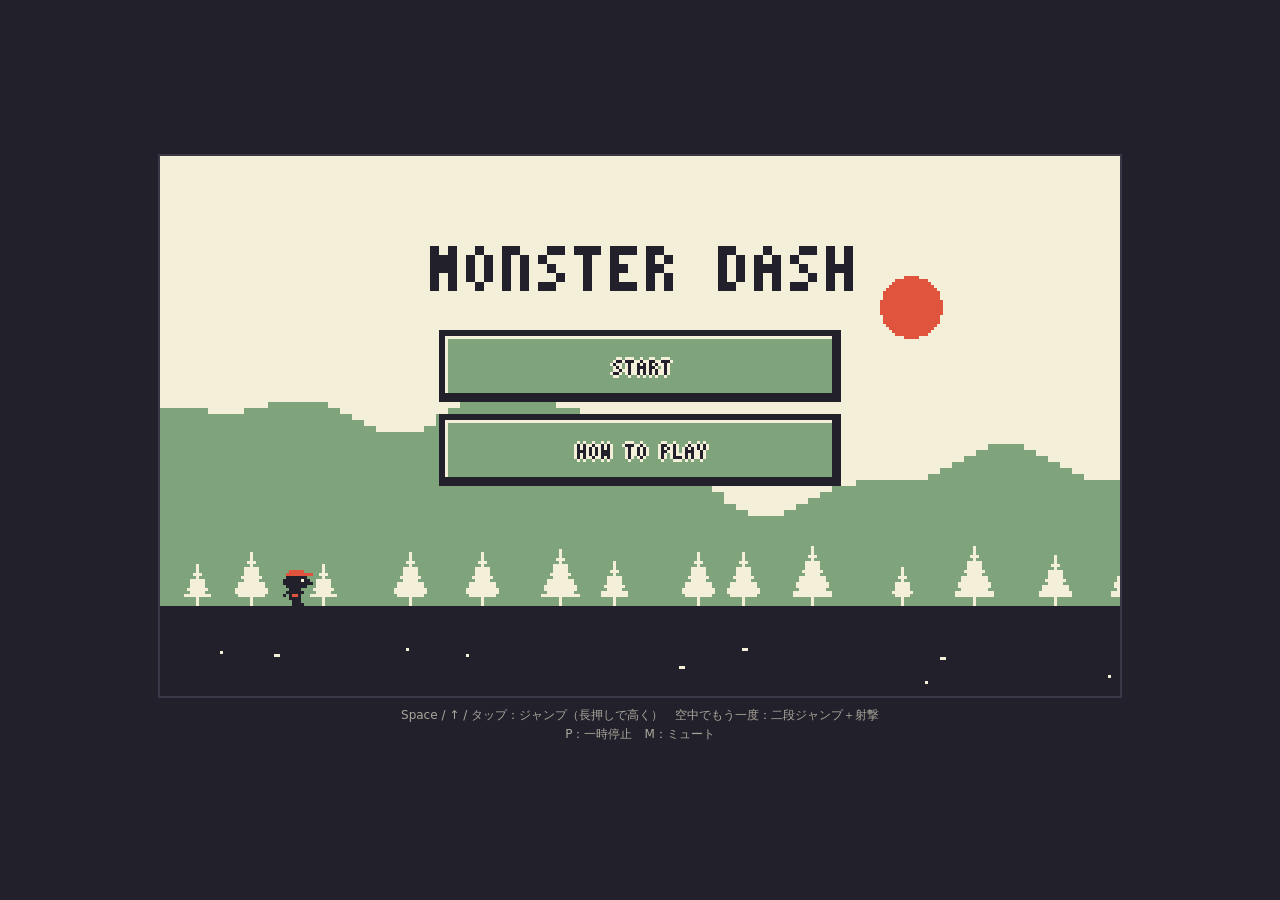
<file: games/MonsterDash.html>
<!DOCTYPE html>
<html lang="ja">
<head>
<meta charset="utf-8">
<meta name="viewport" content="width=device-width,initial-scale=1,user-scalable=no">
<title>Monster Dash</title>
<style>
:root{--bg:#22202b;--fg:#f4efd8}
html,body{margin:0;height:100%;background:var(--bg);color:var(--fg);font-family:system-ui,sans-serif;overflow:hidden;touch-action:none;user-select:none;-webkit-user-select:none}
#wrap{position:fixed;inset:0;display:flex;flex-direction:column;align-items:center;justify-content:center;gap:10px;padding:0 16px;box-sizing:border-box}
canvas{outline:2px solid #3a3746;image-rendering:pixelated;image-rendering:crisp-edges;display:block;max-width:100%}
#help{font-size:12px;opacity:.65;text-align:center;line-height:1.6}
</style>
</head>
<body>
<div id="wrap">
  <canvas id="c" width="320" height="180"></canvas>
  <div id="help">Space / ↑ / タップ：ジャンプ（長押しで高く）　空中でもう一度：二段ジャンプ＋射撃<br>P：一時停止　M：ミュート</div>
</div>
<script>
(() => {
'use strict';
// ===== 基本設定 =====
const W = 320, H = 180, GROUND = 150;
const PH = 12;                 // プレイヤー身長（ちび）
const TOP_LIMIT = 6;           // プレイヤー頭の上限Y（画面上端の少し下）
const ENEMY_TOP = 54;          // 敵の上限Y（画面下から70%）
const BASE_SPEED = 130;        // px/s
const PHASE_LEN = 3600;        // 基準距離（第1フェーズで走る距離）
const PHASE_T = PHASE_LEN / 130; // フェーズは時間制：どのフェーズも第1フェーズと同じ約27.7秒
const SWAP_T = 4.0;             // セットの終わりの背景入れ替え演出の長さ（秒）
const JUMP = 300, JUMP2 = 300, BOUNCE = 215;  // 通常と二段は同じ上昇量（各約64px）
const BONUS_STOMP = 200, BONUS_SHOT = 300;
const G_HOLD = 700, G_CUT = 1900, G_FALL = 1300, MAX_FALL = 420;

const cv = document.getElementById('c');
const ctx = cv.getContext('2d', { alpha: false, willReadFrequently: true });
ctx.imageSmoothingEnabled = false;

// 描画はパレット番号(0-3)で行い、最後に実色へ変換する
// 0:背景 1:前景 2:中間 3:アクセント
const IDX = ['rgb(0,0,0)', 'rgb(1,0,0)', 'rgb(2,0,0)', 'rgb(3,0,0)'];
const C_W = [244, 239, 216], C_K = [34, 32, 43], C_G = [127, 163, 122], C_R = [224, 84, 62];
const pack = c => ((255 << 24) | (c[2] << 16) | (c[1] << 8) | c[0]) >>> 0;
const DAY = new Uint32Array([C_W, C_K, C_G, C_R].map(pack));
const NIGHT = new Uint32Array([C_K, C_W, C_G, C_R].map(pack));
const BAYER = [0, 8, 2, 10, 12, 4, 14, 6, 3, 11, 1, 9, 15, 7, 13, 5];
let palFrom = DAY, palTo = DAY, palT = 0, nightShown = false;

// ===== スプライト =====
function spr(rows) {
  const h = rows.length, w = rows[0].length;
  if (rows.some(r => r.length !== w)) console.error('sprite width mismatch', rows);
  const c = document.createElement('canvas'); c.width = w; c.height = h;
  const x = c.getContext('2d');
  for (let y = 0; y < h; y++) for (let i = 0; i < w; i++) {
    const ch = rows[y][i];
    if (ch >= '0' && ch <= '3') { x.fillStyle = IDX[+ch]; x.fillRect(i, y, 1, 1); }
  }
  return c;
}
// ちびキャラ（12x12・2頭身）
const CHIBI_HEAD = ['...33333....', '..333333333.', '..1111111...', '.111111011..', '.1111111111.', '..1111111...'];
const CHIBI_BODY = [
  ['...1111.....', '..111111....', '.1.1331.1...', '...1111.....', '..11..11....', '.11....11...'],
  ['...1111.....', '..111111....', '...1331.1...', '...1111.....', '....111.....', '...11.11....'],
  ['...1111.....', '..111111....', '1..1331..1..', '...1111.....', '..11..11....', '.11....11...'],
  ['...1111.....', '..111111....', '.1.1331.....', '...1111.....', '....111.....', '....1111....'],
];
const S = {
  run: CHIBI_BODY.map(b => spr([...CHIBI_HEAD, ...b])),
  up: spr([...CHIBI_HEAD.slice(0, 5), '..1111111.1.', '...1111.11..', '..1111111...', '...1331.....', '...1111.....', '..11..11....', '..1....1....']),
  fall: spr([...CHIBI_HEAD, '1..1111..1..', '.11111111...', '...1331.....', '...1111.....', '..11..11....', '.11....11...']),
  slime: [
    spr(['..1........1..', '..11......11..', '...11111111...', '..1111111111..', '.111111111111.', '.113311113311.',
      '.113311113311.', '11111111111111', '11111000011111', '11111111111111', '.111111111111.']),
    spr(['..............', '.1..........1.', '.11........11.', '..1111111111..', '.111111111111.', '11133111133111',
      '11133111133111', '11111111111111', '11110000001111', '11111111111111', '11111111111111']),
  ],
  bat: [
    spr(['1..............1', '11............11', '111...1..1...111', '.111.111111.111.', '..111131131111..',
      '....11111111....', '.....1.11.1.....', '................', '................', '................']),
    spr(['................', '................', '......1..1......', '11...111111...11', '1111113113111111',
      '.11111111111111.', '....11111111....', '.....1.11.1.....', '................', '................']),
    spr(['................', '................', '......1..1......', '.....111111.....', '....11311311....',
      '...1111111111...', '..111.1111.111..', '.111...11...111.', '111..........111', '11............11']),
  ],
  // 踏めない敵：頭と側面に前景色のトゲ
  spirit: [
    spr(['..1...11...1..', '..11..11..11..', '...13333331...', '..3333333333..', '.333300003333.', '13330011003331',
      '13330011003331', '.333300003333.', '..3333333333..', '...33333333...', '..3.333333.3..', '..3..3333..3..', '.....3..3.....']),
    spr(['...1..11..1...', '..11..11..11..', '...13333331...', '..3333333333..', '.333300003333.', '13330001103331',
      '13330001103331', '.333300003333.', '..3333333333..', '...33333333...', '.3..333333..3.', '...3.3333.3...', '......33......']),
  ],
  spike: spr(['..1....1....1..', '..1....1....1..', '.111..111..111.', '.111..111..111.', '11111.111.11111',
    '111111111111111', '111111111111111', '111111111111111']),
  tall: spr(['....1....', '...111...', '...111...', '1..111...', '11.111..1', '.11111.11', '...11111.', '...111...',
    '...111..1', '1..111.11', '11.11111.', '.11111...', '...111...', '...111...', '...111...', '..11111..',
    '.1111111.', '111111111']),
  bullet: [
    spr(['......3333..', '..3.33333311', '3...33333311', '..3.33333311', '......3333..']),
    spr(['......3333..', '.3..33311111', '..3.33311111', '.3..33311111', '......3333..']),
  ],
  bulletO: ['......3333..', '..3.33333311', '3...33333311', '..3.33333311', '......3333..'].map(r => r.replace(/[0-3]/g, '0')),
  wall: spr(['1..1..1..1..', '11.11.11.11.', '111111111111', '111110111111', '111110111111', '111110111111', '100000000001', '110111111101', '110111111101', '110111111101', '100000000001', '111110111111', '111110111111', '111110111111', '100000000001', '110111111101', '110111111101', '110111111101', '100000000001', '111110111111', '111110111111', '111110111111', '100000000001', '110111111101', '110111111101', '110111111101', '100000000001', '111110111111', '111110111111', '111110111111', '100000000001', '110111111101', '110111111101', '110111111101', '111111111111']),
  clang: spr(['...1...', '.1.1.1.', '..111..', '1111111', '..111..', '.1.1.1.', '...1...']),
  puff: [
    spr(['............', '............', '............', '....3..3....', '.....33.....', '....3333....',
      '....3333....', '.....33.....', '....3..3....', '............', '............', '............']),
    spr(['............', '............', '...3....3...', '....1..1....', '............', '..1......1..',
      '..1......1..', '............', '....1..1....', '...3....3...', '............', '............']),
    spr(['3..........3', '.3........3.', '............', '............', '............', '1..........1',
      '1..........1', '............', '............', '............', '.3........3.', '3..........3']),
  ],
  heart: spr(['.33.33.', '3333333', '3333333', '.33333.', '..333..', '...3...']),
  heartE: spr(['.11.11.', '1..1..1', '1.....1', '.1...1.', '..1.1..', '...1...']),
};

const BULLET_O = spr(S.bulletO);

// ===== 固有敵スプライト =====
function hintOf(rows) { // 透明化中の点線シルエット
  const h = rows.length, w = rows[0].length, on = (x, y) => x >= 0 && y >= 0 && x < w && y < h && rows[y][x] !== '.';
  return spr(rows.map((r, y) => [...r].map((c, x) => (on(x, y) && (!on(x - 1, y) || !on(x + 1, y) || !on(x, y - 1) || !on(x, y + 1)) && (x + y) % 2 === 0) ? '3' : '.').join('')));
}
function rockFrame(a) {
  const rows = [];
  for (let y = 0; y < 14; y++) {
    let r = '';
    for (let x = 0; x < 14; x++) {
      const dx = x - 6.5, dy = y - 6.5;
      if (Math.hypot(dx, dy) > 6.9) { r += '.'; continue; }
      let c = '1';
      for (const off of [0, 2.2, 4.1]) {
        const px = Math.cos(a + off), py = Math.sin(a + off), along = dx * px + dy * py, perp = Math.abs(-dx * py + dy * px);
        if (along > 1 && along < (off ? 4.5 : 5.8) && perp < 0.55) c = '0';
      }
      r += c;
    }
    rows.push(r);
  }
  return spr(rows);
}
const MUSH = (sp, ft) => ['...111111...', '..1' + sp + sp + '11111..', '.1' + sp + sp + sp + sp + '11' + sp + sp + '1.', '.11' + sp + sp + '111' + sp + sp + '1.', '111111111111', '111111111111',
  '...100001...', '...130031...', '...100001...', '...100001...', ft];
const MINI = (sp, ft) => ['..1111..', '.1' + sp + '11' + sp + '1.', '11111111', '..1001..', '..3003..', '..1001..', ft];
const FROG_TOP = sp => ['..111....111..', '.11031..11031.', '.111' + sp + '111' + sp + '1111.', '11111111111111', '11110000001111', '11111111111111', '.111111111111.'];
const FROG_SIT = ['11.11....11.11', '11.1......1.11', '111........111'];
const FROG_JMP = ['.1..1....1..1.', '1..1......1..1', '1............1'];
const OWL_TOP = ['..1........1..', '..11......11..', '...11111111...', '..1003113001..', '..1000110001..'];
const OWL_UP = mark => ['1..11133111..1', '11.11111111.11', '11111' + mark + '11111', '.11.111111.11.'];
const OWL_DN = mark => ['...11133111...', '..1111111111..', '.1111' + mark + '1111.', '11..111111..11'];
const OWL_BOT = ['....111111....', '....1.11.1....', '..............'];
// ゴースト：踏める敵と同じ前景色の体（目の色で昼夜を区別）
const GHOST = eye => ['....1111....', '..11111111..', '.1111111111.', '.11' + eye + eye + '11' + eye + eye + '11.', '.11' + eye + eye + '11' + eye + eye + '11.', '111111111111',
  '111110011111', '111111111111', '111111111111', '111111111111'];
const GHOST_FT = ['1.11.11.11.1', '.11.11.11.11'];
const BEE_WING = [['....11.11...', '...1001001..', '...1001001..'], ['............', '............', '..1001001...']];
const BEE_BODY = n => n
  ? ['..11111111..', '.1131313131.', '.11113131313', '..11111111..', '...1..1.....']
  : ['..11111111..', '.1131010101.', '.11110101011', '..11111111..', '...1..1.....'];
Object.assign(S, {
  bee: BEE_WING.map(w => spr([...w, ...BEE_BODY(false)])),
  hornet: BEE_WING.map(w => spr([...w, ...BEE_BODY(true)])),
  mush: [spr(MUSH('0', '..11....11..')), spr(MUSH('0', '...11..11...'))],
  mushP: [spr(MUSH('3', '..11....11..')), spr(MUSH('3', '...11..11...'))],
  mini: [spr(MINI('0', '.11..11.')), spr(MINI('0', '..11.11.'))],
  miniP: [spr(MINI('3', '.11..11.')), spr(MINI('3', '..11.11.'))],
  rock: [0, 1, 2, 3, 4, 5].map(i => rockFrame(-i * Math.PI / 3)),
  frog: [spr([...FROG_TOP('1'), ...FROG_SIT]), spr([...FROG_TOP('1'), ...FROG_JMP])],
  frogN: [spr([...FROG_TOP('3'), ...FROG_SIT]), spr([...FROG_TOP('3'), ...FROG_JMP])],
  owl: [spr([...OWL_TOP, ...OWL_UP('1111'), ...OWL_BOT]), spr([...OWL_TOP, ...OWL_DN('1111'), ...OWL_BOT])],
  owlN: [spr([...OWL_TOP, ...OWL_UP('3333'), ...OWL_BOT]), spr([...OWL_TOP, ...OWL_DN('3333'), ...OWL_BOT])],
  ghost: GHOST_FT.map(ft => spr([...GHOST('0'), ft])),
  ghostN: GHOST_FT.map(ft => spr([...GHOST('3'), ft])),
});
S.ghostHint = hintOf([...GHOST('0'), GHOST_FT[0]]);

// ===== ピクセルフォント(3x5) =====
const FONT = {
  '0': '111101101101111', '1': '010110010010111', '2': '111001111100111', '3': '111001111001111', '4': '101101111001001',
  '5': '111100111001111', '6': '111100111101111', '7': '111001001010010', '8': '111101111101111', '9': '111101111001111',
  A: '010101111101101', B: '110101110101110', C: '011100100100011', D: '110101101101110', E: '111100110100111',
  F: '111100110100100', G: '011100101101011', H: '101101111101101', I: '111010010010111', J: '001001001101010',
  K: '101101110101101', L: '100100100100111', M: '101111111101101', N: '110101101101101', O: '010101101101010',
  P: '110101110100100', Q: '010101101110011', R: '110101110101101', S: '011100010001110', T: '111010010010010',
  U: '101101101101111', V: '101101101101010', W: '101101111111101', X: '101101010101101', Y: '101101010010010',
  Z: '111001010100111', ':': '000010000010000', '-': '000000111000000', '!': '010010010000010', '/': '001001010100100',
  '.': '000000000000010', '+': '000010111010000',
};
function glyphs(s, x, y, sc) {
  for (const ch of s) {
    const g = FONT[ch];
    if (g) for (let i = 0; i < 15; i++) if (g[i] === '1') ctx.fillRect(x + (i % 3) * sc, y + ((i / 3) | 0) * sc, sc, sc);
    x += 4 * sc;
  }
}
function text(s, x, y, c = 1, sc = 1, align = 'left') {
  s = String(s).toUpperCase();
  const w = s.length * 4 * sc - sc;
  if (align === 'center') x = Math.round(x - w / 2); else if (align === 'right') x -= w;
  ctx.fillStyle = IDX[0];
  for (const [dx, dy] of [[-1, 0], [1, 0], [0, -1], [0, 1]]) glyphs(s, x + dx, y + dy, sc);
  ctx.fillStyle = IDX[c];
  glyphs(s, x, y, sc);
}
function button(x, y, w, h, label) {
  ctx.fillStyle = IDX[1]; ctx.fillRect(x - 2, y - 2, w + 4, h + 4);
  ctx.fillStyle = IDX[2]; ctx.fillRect(x, y, w, h);
  ctx.fillStyle = IDX[0]; ctx.fillRect(x, y, w, 1); ctx.fillRect(x, y, 1, h);
  ctx.fillStyle = IDX[1]; ctx.fillRect(x, y + h - 1, w, 1); ctx.fillRect(x + w - 1, y, 1, h);
  text(label, x + w / 2, y + h / 2 - 2, 1, 1, 'center');
}

// ===== 背景レイヤー（事前描画） =====
const LW = 640;
function makeLayer(h, fn) { const c = document.createElement('canvas'); c.width = LW; c.height = h; const x = c.getContext('2d'); fn(x); return c; }
const TW = Math.PI * 2 / LW;
const rngOf = seed => () => (seed = (seed * 16807) % 2147483647) / 2147483647;
const wrap3 = (x, fn) => { for (const ox of [0, -LW, LW]) fn(x + ox); };
// 遠景：中間色のベタ塗りシルエット（最低高さ24px＝中景は必ずこの内側に収まる）
function farLayer(hFn, step, extra) {
  return makeLayer(90, x => {
    x.fillStyle = IDX[2];
    for (let cx = 0; cx < LW; cx += step) {
      const h = Math.max(24, Math.min(88, Math.round(hFn(cx) / 2) * 2));
      x.fillRect(cx, 90 - h, step, h);
    }
    if (extra) extra(x);
  });
}
const tri = v => 1 - Math.abs(((v % 1) + 1) % 1 * 2 - 1);
// ① 森
const farForest = farLayer(cx => 54 + 16 * Math.sin(cx * TW * 2) + 9 * Math.sin(cx * TW * 5 + 1) + 4 * Math.sin(cx * TW * 11 + 2), 4);
const midForest = makeLayer(22, x => {
  const r = rngOf(7); x.fillStyle = IDX[0];
  for (let tx = 6; tx < LW; tx += 14 + Math.floor(r() * 20)) {
    const th = 12 + Math.floor(r() * 9);
    wrap3(tx, X => {
      for (let row = 0; row < th - 3; row++) { const hw = Math.floor(row * 0.42) - ((row % 5 === 4) ? 1 : 0); if (hw >= 0) x.fillRect(X - hw, 22 - th + row, hw * 2 + 1, 1); }
      x.fillRect(X, 19, 1, 3);
    });
  }
});
// ② 荒野（メサ＋サボテン）
const mesa = (() => {
  const hs = new Array(LW).fill(26), r = rngOf(31);
  for (let mx = 0; mx < LW; mx += 70 + Math.floor(r() * 90)) {
    const w = 50 + Math.floor(r() * 80), hm = 40 + Math.floor(r() * 30);
    for (let i = 0; i < w; i++) {
      const edge = Math.min(i, w - 1 - i), h = Math.min(hm, 26 + Math.floor(edge / 5) * 9);
      const X = (mx + i) % LW; hs[X] = Math.max(hs[X], h);
    }
  }
  return hs;
})();
const farWaste = farLayer(cx => mesa[cx], 2, x => {
  x.fillStyle = IDX[0];                                  // 地層の線
  for (let cx = 0; cx < LW; cx += 2) for (const lh of [34, 48]) if (mesa[cx] > lh + 3 && (cx >> 2) % 3 !== 0) x.fillRect(cx, 90 - lh, 2, 1);
});
const midWaste = makeLayer(22, x => {
  const r = rngOf(11); x.fillStyle = IDX[0];
  for (let tx = 10; tx < LW; tx += 26 + Math.floor(r() * 40)) {
    if (r() < 0.65) {                                     // サボテン
      const th = 12 + Math.floor(r() * 9), ah = 4 + Math.floor(r() * 4);
      wrap3(tx, X => {
        x.fillRect(X - 1, 22 - th, 3, th);
        x.fillRect(X - 4, 22 - th + ah + 3, 3, 2); x.fillRect(X - 4, 22 - th + ah - 1, 2, 5);
        x.fillRect(X + 2, 22 - th + ah + 5, 3, 2); x.fillRect(X + 3, 22 - th + ah + 1, 2, 5);
      });
    } else wrap3(tx, X => { x.fillRect(X - 4, 19, 9, 3); x.fillRect(X - 2, 17, 5, 2); }); // 岩
  }
});
// ③ 湖畔（なだらかな丘＋水面と葦）
const farLake = farLayer(cx => 40 + 8 * Math.sin(cx * TW * 2 + 0.5) + 5 * Math.sin(cx * TW * 7 + 1), 4);
const midLake = makeLayer(22, x => {
  const r = rngOf(5);
  x.fillStyle = IDX[0]; x.fillRect(0, 9, LW, 13);
  x.fillStyle = IDX[2];
  for (const ry of [11, 14, 17, 20]) for (let rx = Math.floor(r() * 20); rx < LW; rx += 18 + Math.floor(r() * 26)) x.fillRect(rx, ry, 3 + Math.floor(r() * 5), 1);
  for (let tx = 8; tx < LW; tx += 40 + Math.floor(r() * 60)) {
    const n = 3 + Math.floor(r() * 3);
    for (let i = 0; i < n; i++) {
      const X = tx + i * 3, rh = 5 + Math.floor(r() * 5);
      wrap3(X, XX => { x.fillRect(XX, 22 - rh, 1, rh); if (i % 2 === 0) x.fillRect(XX - 0, 22 - rh - 2, 2, 3); });
    }
  }
});
// ④ 雪山（尖った峰＋雪冠）
const snowH = cx => 42 + 30 * tri(cx / 160) + 12 * tri(cx / 53 + 0.3) + 4 * tri(cx / 17);
const farSnow = farLayer(snowH, 2, x => {
  x.fillStyle = IDX[0];
  // 雪冠は背景色。空と同色なので、上辺と斜面に中間色のフチを1px残す
  const hh = cx => Math.round(snowH(((cx % LW) + LW) % LW) / 2) * 2;
  for (let cx = 0; cx < LW; cx += 2) {
    const h = hh(cx), line = 68 + ((cx >> 1) % 3) * 2;
    if (h <= line + 2) continue;
    const y0 = 90 - Math.min(h, hh(cx - 2), hh(cx + 2)) + 1, y1 = 90 - line;
    if (y1 > y0) x.fillRect(cx, y0, 2, y1 - y0);
  }
});
const midSnow = makeLayer(22, x => {
  const r = rngOf(17); x.fillStyle = IDX[0];
  for (let tx = 4; tx < LW; tx += 12 + Math.floor(r() * 26)) {
    const th = 9 + Math.floor(r() * 7);
    wrap3(tx, X => { for (let row = 0; row < th - 2; row++) { const hw = Math.floor(row * 0.34); x.fillRect(X - hw, 22 - th + row, hw * 2 + 1, 1); } x.fillRect(X, 20, 1, 2); });
  }
  for (let mx = 0; mx < LW; mx += 30 + Math.floor(r() * 30)) wrap3(mx, X => { x.fillRect(X, 20, 12, 2); x.fillRect(X + 3, 19, 6, 1); });
});
// ⑤ 古城・墓地
const farGrave = farLayer(cx => 30 + 6 * Math.sin(cx * TW * 3) + 3 * Math.sin(cx * TW * 8 + 2), 4, x => {
  const cx0 = 110;
  x.fillStyle = IDX[2];
  x.fillRect(cx0, 90 - 58, 70, 58);                                   // 城壁
  for (let i = 0; i < 70; i += 6) x.fillRect(cx0 + i, 90 - 61, 3, 3);
  x.fillRect(cx0 - 10, 90 - 76, 14, 76); x.fillRect(cx0 - 12, 90 - 79, 18, 4);   // 左塔
  for (let i = 0; i < 18; i += 4) x.fillRect(cx0 - 12 + i, 90 - 82, 2, 3);
  x.fillRect(cx0 + 62, 90 - 84, 16, 84);                                          // 右塔と尖塔
  for (let i = 0; i < 9; i++) x.fillRect(cx0 + 62 + i, 90 - 84 - (9 - i) * 1.4 | 0, 16 - i * 2, 2);
  x.fillStyle = IDX[0];
  for (const [wx, wy] of [[cx0 - 5, 90 - 68], [cx0 + 68, 90 - 72], [cx0 + 68, 90 - 58], [cx0 + 20, 90 - 44], [cx0 + 44, 90 - 44]]) x.fillRect(wx, wy, 3, 5);
  x.fillRect(cx0 + 30, 90 - 30, 10, 30); x.fillRect(cx0 + 31, 90 - 32, 8, 2);      // 門
});
const midGrave = makeLayer(22, x => {
  const r = rngOf(23); x.fillStyle = IDX[0];
  for (let tx = 6; tx < LW; tx += 18 + Math.floor(r() * 26)) {
    const k = r();
    if (k < 0.45) wrap3(tx, X => { x.fillRect(X, 14, 7, 8); x.fillRect(X + 1, 13, 5, 1); x.fillRect(X + 2, 12, 3, 1); });   // 墓石
    else if (k < 0.8) wrap3(tx, X => { x.fillRect(X + 2, 11, 2, 11); x.fillRect(X, 13, 6, 2); });                          // 十字架
    else wrap3(tx, X => {                                                                                                 // 枯れ木
      x.fillRect(X + 3, 6, 2, 16); x.fillRect(X, 8, 3, 1); x.fillRect(X, 5, 1, 3); x.fillRect(X + 5, 10, 3, 1); x.fillRect(X + 7, 7, 1, 3); x.fillRect(X + 4, 3, 1, 3);
    });
  }
});
const THEMES = [
  { name: 'FOREST', far: farForest, mid: midForest },
  { name: 'WASTELAND', far: farWaste, mid: midWaste },
  { name: 'LAKESIDE', far: farLake, mid: midLake },
  { name: 'SNOW PEAK', far: farSnow, mid: midSnow },
  { name: 'GRAVEYARD', far: farGrave, mid: midGrave },
];
let curTheme = 0;
const themeStart = [0, 0, 0, 0, 0];
let seed = 99; const srand = () => (seed = (seed * 16807) % 2147483647) / 2147483647;
const specks = Array.from({ length: 18 }, () => ({ x: Math.floor(srand() * LW), y: GROUND + 6 + Math.floor(srand() * 20), w: 1 + Math.floor(srand() * 2) }));
const stars = Array.from({ length: 55 }, () => ({ x: Math.floor(srand() * LW), y: 4 + Math.floor(srand() * 90), big: srand() < 0.15, ph: srand() * 6 }));

function disc(cx, cy, r, c) {
  ctx.fillStyle = IDX[c];
  for (let y = -r; y <= r; y++) { const w = Math.floor(Math.sqrt(r * r - y * y + r * 0.8)); ctx.fillRect(cx - w, cy + y, w * 2 + 1, 1); }
}

// ===== サウンド（8bit風） =====
let AC = null, muted = false;
function initAudio() {
  if (!AC) { try { AC = new (window.AudioContext || window.webkitAudioContext)(); } catch (e) { AC = null; } }
  if (AC && AC.state === 'suspended') AC.resume();
  bgmInit();
}
function tone(f1, f2, dur, type = 'square', vol = 0.07, delay = 0) {
  if (!AC || muted) return;
  const t = AC.currentTime + delay, o = AC.createOscillator(), g = AC.createGain();
  o.type = type;
  o.frequency.setValueAtTime(f1, t);
  o.frequency.exponentialRampToValueAtTime(Math.max(f2, 1), t + dur);
  g.gain.setValueAtTime(vol, t); g.gain.setValueAtTime(vol, t + dur * 0.6); g.gain.linearRampToValueAtTime(0, t + dur);
  o.connect(g).connect(AC.destination); o.start(t); o.stop(t + dur + 0.02);
  duck(t + dur);
}
function noise(dur, vol = 0.07, delay = 0) {
  if (!AC || muted) return;
  const len = Math.floor(AC.sampleRate * dur), buf = AC.createBuffer(1, len, AC.sampleRate), d = buf.getChannelData(0);
  let v = 0; for (let i = 0; i < len; i++) { if (i % 6 === 0) v = Math.random() * 2 - 1; d[i] = v * (1 - i / len); }
  const s = AC.createBufferSource(), g = AC.createGain(); s.buffer = buf; g.gain.value = vol;
  s.connect(g).connect(AC.destination); s.start(AC.currentTime + delay);
  duck(AC.currentTime + delay + dur);
}

// ===== BGM（2声のみ：うっすらパルス＋三角ベース。効果音の間は消える） =====
const BGM_VOL = 1;
let bgmOut = null, pulseWave = null, duckUntil = 0, bgmKey = '', bgmStep = 0, bgmNext = 0;
function bgmInit() {
  if (bgmOut || !AC) return;
  bgmOut = AC.createGain(); bgmOut.gain.value = BGM_VOL; bgmOut.connect(AC.destination);
  const n = 16, re = new Float32Array(n), im = new Float32Array(n);
  for (let i = 1; i < n; i++) re[i] = 2 / (i * Math.PI) * Math.sin(i * Math.PI * 0.25);   // デューティ25%のパルス
  pulseWave = AC.createPeriodicWave(re, im);
}
function duck(until) {                    // 効果音が鳴っている間だけBGMを0に
  if (!bgmOut) return;
  const now = AC.currentTime; duckUntil = Math.max(duckUntil, until);
  const gg = bgmOut.gain; gg.cancelScheduledValues(now); gg.setValueAtTime(0, now);
  gg.setValueAtTime(0, duckUntil); gg.linearRampToValueAtTime(BGM_VOL, duckUntil + 0.12);
}
// 各セット：lead / bass は8分音符16ステップ（0=休符）、step=1ステップの秒数
const _ = 0;
const SONGS = [
  { step: 0.20, lead: [72, _, 76, _, 79, _, 76, _, 74, _, 77, _, 76, _, _, _], bass: [48, _, _, _, 55, _, _, _, 57, _, _, _, 55, _, _, _] },   // 森
  { step: 0.24, lead: [69, _, _, 72, _, _, 76, _, 74, _, _, 72, _, _, 69, _], bass: [45, _, _, _, 52, _, _, _, 43, _, _, _, 52, _, _, _] },   // 荒野
  { step: 0.28, lead: [77, _, _, _, 72, _, _, _, 74, _, _, _, 69, _, _, _], bass: [41, _, _, _, 48, _, _, _, 46, _, _, _, 48, _, _, _] },     // 湖畔
  { step: 0.22, lead: [86, _, 81, _, _, _, 84, _, _, _, 81, _, 79, _, _, _], bass: [50, _, _, _, _, _, _, _, 46, _, _, _, _, _, _, _] },     // 雪山
  { step: 0.26, lead: [76, _, _, 75, _, _, 76, _, _, _, 79, _, _, _, _, _], bass: [40, _, 47, _, 40, _, 47, _, 39, _, 46, _, 39, _, 46, _] }, // 墓地
];
const mtof = m => 440 * Math.pow(2, (m - 69) / 12);
function bgmNote(m, t, dur, lead, night) {
  const o = AC.createOscillator(), g = AC.createGain(), v = lead ? (night ? 0.035 : 0.022) : 0.04;
  if (lead && !night) o.setPeriodicWave(pulseWave); else o.type = 'triangle';
  o.frequency.setValueAtTime(mtof(m), t);
  g.gain.setValueAtTime(0, t); g.gain.linearRampToValueAtTime(v, t + 0.01);
  g.gain.setValueAtTime(v * 0.7, t + dur * 0.5); g.gain.linearRampToValueAtTime(0, t + dur);
  o.connect(g).connect(bgmOut); o.start(t); o.stop(t + dur + 0.02);
}
function bgmUpdate() {
  if (!AC || !bgmOut) return;
  const playing = state === 'play' && !paused && !muted;
  if (!playing) { bgmKey = ''; return; }
  const set = Math.floor((phase - 1) / 2) % 5, night = phase % 2 === 0, key = set + (night ? 'n' : 'd');
  const S0 = SONGS[set], step = S0.step * (night ? 1.15 : 1);   // 夜：三角波でゆっくり
  if (key !== bgmKey) { bgmKey = key; bgmStep = 0; bgmNext = AC.currentTime + 0.1; }
  while (bgmNext < AC.currentTime + 0.2) {
    const i = bgmStep % 16;
    for (const [arr, lead] of [[S0.lead, true], [S0.bass, false]]) {
      const m = arr[i]; if (!m) continue;
      let len = 1; while (len < 8 && !arr[(i + len) % 16]) len++;
      bgmNote(m, bgmNext, step * len * 0.9, lead, night);
    }
    bgmStep++; bgmNext += step;
  }
}
const SFX = {
  jump: () => tone(300, 620, 0.1),
  dj: () => { tone(500, 900, 0.08); tone(1600, 300, 0.1, 'square', 0.06, 0.02); },
  stomp: () => { tone(260, 780, 0.09, 'square', 0.08); },
  kill: () => { noise(0.22, 0.1); tone(900, 120, 0.18, 'square', 0.05, 0.02); tone(1320, 1320, 0.05, 'square', 0.04, 0.12); },
  hoot: () => { tone(420, 330, 0.12, 'triangle', 0.1); tone(420, 330, 0.14, 'triangle', 0.1, 0.16); },
  clang: () => { tone(1800, 1500, 0.06, 'square', 0.07); tone(2400, 2000, 0.08, 'square', 0.04, 0.03); },
  hit: () => { tone(340, 60, 0.3, 'sawtooth', 0.09); noise(0.18, 0.06); },
  phase: () => [523, 659, 784, 1047].forEach((f, i) => tone(f, f, 0.09, 'square', 0.06, i * 0.09)),
  start: () => [392, 523, 659].forEach((f, i) => tone(f, f, 0.08, 'square', 0.06, i * 0.07)),
  over: () => [392, 330, 262, 196].forEach((f, i) => tone(f, f * 0.97, 0.16, 'triangle', 0.12, i * 0.17)),
  warn: () => [0, 1, 2].forEach(i => { tone(880, 440, 0.18, 'square', 0.06, i * 0.3); }),
  bossHit: () => { tone(220, 90, 0.12, 'square', 0.08); noise(0.08, 0.06); },
  boom: () => { noise(0.35, 0.12); tone(160, 40, 0.4, 'sawtooth', 0.08); },
  clear: () => [523, 659, 784, 1047, 1319].forEach((f, i) => tone(f, f, 0.11, 'square', 0.06, i * 0.1)),
};

// ===== ハイスコア =====
let hi = 0;
try { hi = +localStorage.getItem('monsterDashHi') || 0; } catch (e) {}
function saveHi() { try { localStorage.setItem('monsterDashHi', String(hi)); } catch (e) {} }

// ===== ゲーム状態 =====
const TYPES = {
  spike:  { solid: true, frames: [S.spike], stomp: false, vx: 0,  fps: 0,  hb: [1, 1, 13, 7] },
  tall:   { solid: true, frames: [S.tall],  stomp: false, vx: 0,  fps: 0,  hb: [2, 0, 5, 18] },
  slime:  { frames: S.slime,   stomp: true,  vx: 25, fps: 6,  hb: [1, 2, 12, 9] },
  bat:    { frames: [S.bat[0], S.bat[1], S.bat[2], S.bat[1]], stomp: true, vx: 35, fps: 12, hb: [2, 2, 12, 6] },
  bed:    { solid: true, frames: [S.spike], stomp: false, vx: 0,  fps: 0,  hb: [1, 1, 13, 7] },
  wall:   { solid: true, frames: [S.wall],  stomp: false, vx: 0,  fps: 0,  hb: [1, 0, 10, 35] },
  spirit: { frames: S.spirit,  stomp: false, vx: 12, fps: 5,  hb: [2, 0, 10, 12] },
  // --- 固有敵（セットごと：昼=通常 / 夜=変異） ---
  bee:    { frames: S.bee,    stomp: true, vx: 30, fps: 14, hb: [1, 3, 10, 6], upd: updBee, amp: 14, per: 1.2 },
  hornet: { frames: S.hornet, stomp: true, vx: 55, fps: 18, hb: [1, 3, 10, 6], upd: updBee, amp: 22, per: 0.8 },
  mush:   { frames: S.mush,  stomp: true, vx: 20, fps: 5, hb: [1, 1, 10, 10], split: 2, child: 'mini' },
  mushP:  { frames: S.mushP, stomp: true, vx: 20, fps: 5, hb: [1, 1, 10, 10], split: 3, child: 'miniP' },
  mini:   { frames: S.mini,  stomp: true, vx: 0, fps: 9, hb: [0, 1, 8, 6], upd: (e, dt, k) => gravity(e, dt, k) },
  miniP:  { frames: S.miniP, stomp: true, vx: 0, fps: 9, hb: [0, 1, 8, 6], upd: (e, dt, k) => gravity(e, dt, k) },
  rock:   { solid: true, frames: S.rock, stomp: false, vx: 70, fps: 14, hb: [1, 1, 12, 12] },
  rockB:  { solid: true, frames: S.rock, stomp: false, vx: 55, fps: 14, hb: [1, 1, 12, 12], upd: (e, dt, k) => { if (e.vy === undefined) { const v = rand(-253, 253); e.vy = v * k; e.y = GROUND - e.h - (253 * 253 - v * v) / 1000; e.onG = false; } gravity(e, dt, k, 500); if (e.onG) { e.vy = -253 * k; e.onG = false; } } },  // 低重力で約64px（プレイヤーの通常ジャンプ程度）・滞空約1秒
  frog:   { frames: S.frog,  stomp: true, vx: 0, fps: 0, hb: [1, 1, 12, 9], upd: updFrog, frameFn: e => e.T.frames[e.onG === false ? 1 : 0] },
  frogN:  { frames: S.frogN, stomp: true, vx: 0, fps: 0, hb: [1, 1, 12, 9], upd: updFrog, night: true, frameFn: e => e.T.frames[e.onG === false ? 1 : 0] },
  owl:    { frames: S.owl,   stomp: true, vx: 30, fps: 8, hb: [2, 2, 10, 8], upd: updOwl, frameFn: owlFrame },
  owlN:   { frames: S.owlN,  stomp: true, vx: 30, fps: 8, hb: [2, 2, 10, 8], upd: updOwl, night: true, frameFn: owlFrame },
  ghost:  { frames: S.ghost,  stomp: true,  vx: 15, fps: 4, hb: [1, 1, 10, 9], upd: updGhost },
  ghostN: { frames: S.ghostN, stomp: true,  vx: 15, fps: 4, hb: [1, 1, 10, 9], upd: updGhost, night: true },
};
const UNIQUE = [['bee', 'hornet'], ['rock', 'rockB'], ['frog', 'frogN'], ['owl', 'owlN'], ['ghost', 'ghostN']];
const GHOST_ALTS = () => [rand(4, 10), rand(28, 46), rand(58, 74)];
// 重力付きの敵。着地した瞬間に true を返す
function gravity(e, dt, k, g = 900) {
  e.vy = (e.vy || 0) + g * k * k * dt; e.y += e.vy * dt;
  if (e.y >= GROUND - e.h) { e.y = GROUND - e.h; const landed = e.onG === false; e.vy = 0; e.onG = true; return landed; }
  e.onG = false; return false;
}
// ハチ：三角波でジグザグに上下（夜のスズメバチは振れ幅が大きく速い）
function updBee(e) {
  const ph = (e.t / e.T.per) % 1, tw = 1 - Math.abs(ph * 2 - 1) * 2;
  e.y = e.baseY + Math.round(tw * e.T.amp);
}
function updFrog(e, dt, k, speed) {
  const sp = speedMul / k;
  if (e.onG === undefined) { e.onG = true; e.cd = rand(0, 1.0); e.trig = rand(0.85, 1.15); }
  if (e.onG) {
    e.vxo = 0; e.cd -= dt;
    if (e.T.night && !e.big) {
      if (e.x < p.x + 175 * sp * e.trig) {        // 高く跳んで、プレイヤーの少し前に落ちてくる
        e.big = true; const air = 2 * 355 / (900 * k);
        e.vxo = Math.max(0, (e.x - (p.x + 46)) / air - speed); e.vy = -355 * k; e.onG = false; tone(300, 900, 0.18, 'square', 0.05);
      }
      return;
    }
    if (e.cd <= 0) { e.vy = -250 * k; e.vxo = 50; e.onG = false; tone(400, 700, 0.06, 'square', 0.03); }
  } else if (gravity(e, dt, k)) { e.vxo = 0; e.cd = 0.9 / k; }
}
function owlFrame(e) {
  const F = e.T.frames;
  if (e.st === 'dive' || e.st === 'low') return F[1];
  if (e.st === 'warn') return F[Math.floor(e.t * 24) % 2];
  return F[Math.floor(e.t * 8) % 2];
}
function updOwl(e, dt, k, speed) {
  const sp = speedMul / k;
  if (!e.st) { e.st = 'fly'; e.trig = rand(0.85, 1.2); }
  if (e.st === 'fly' || e.st === 'done') {
    e.y = e.baseY + Math.round(Math.sin(e.t * 5) * 3);
    if (e.st === 'fly' && e.x < p.x + 165 * sp * e.trig) { e.st = 'warn'; e.wt = 0.3 / k; e.vxo = -speed * 0.5; SFX.hoot(); }
  } else if (e.st === 'warn') {
    e.wt -= dt;
    if (e.wt <= 0) {                     // プレイヤーの少し前の地面すれすれへ斜めに急降下
      const tx = p.x + 62 * sp, ty = GROUND - 4 - e.h, dur = 0.45 / k;
      e.st = 'dive'; e.dur = dur; e.vxo = Math.max(-speed * 0.5, (e.x - tx) / dur - speed); e.vyd = (ty - e.y) / dur; e.ty = ty;
    }
  } else if (e.st === 'dive') {
    e.y += e.vyd * dt; e.dur -= dt;
    if (e.dur <= 0 || e.y >= e.ty) {
      e.y = e.ty;
      if (e.T.night) { e.st = 'rise'; e.vyd = -e.vyd; } else { e.st = 'low'; e.vxo = 40; }
    }
  } else if (e.st === 'rise') {          // 夜：V字に再上昇
    e.y += e.vyd * dt;
    if (e.y <= e.baseY) { e.y = e.baseY; e.st = 'done'; e.vxo = 30; }
  }
}
function updGhost(e, dt) {
  if (e.cyc === undefined) e.cyc = rand(0, 2.0);
  e.cyc += dt;
  const ph = e.cyc % 2.0;
  e.hidden = ph > 1.3;
  if (e.T.night) {                       // 夜：消えている間に高さを変える
    if (e.hidden && !e.moved && ph > 1.45) {
      e.moved = true;
      const cur = GROUND - e.baseY - e.h, opts = GHOST_ALTS().filter(a => Math.abs(a - cur) > 15);
      e.baseY = Math.max(ENEMY_TOP + 3, GROUND - opts[Math.floor(Math.random() * opts.length)] - e.h);
    }
    if (!e.hidden) e.moved = false;
  }
  e.y = e.baseY + Math.round(Math.sin(e.t * 3) * 3);
}

// ===== ボス（各セットの夜の最後に出現） =====
function canv(w, h, fn) {
  const c = document.createElement('canvas'); c.width = w; c.height = h;
  const x = c.getContext('2d');
  const R = (ci, X, Y, w_, h_) => { x.fillStyle = IDX[ci]; x.fillRect(X, Y, w_, h_); };
  const ew = (rx, ry, dy) => Math.round(rx * Math.sqrt(Math.max(0, 1 - (dy / (ry + 0.5)) ** 2)));
  const E = (ci, cx, cy, rx, ry) => { for (let y = -ry; y <= ry; y++) { const w = ew(rx, ry, y); R(ci, cx - w, cy + y, w * 2 + 1, 1); } };
  const OE = (ci, cx, cy, rx, ry, oc = 1) => { E(oc, cx, cy, rx + 1, ry + 1); E(ci, cx, cy, rx, ry); };
  fn(R, E, OE, x, ew);
  return c;
}
function silhouette(img, ci) {
  const c = document.createElement('canvas'); c.width = img.width; c.height = img.height;
  const x = c.getContext('2d'); x.drawImage(img, 0, 0);
  x.globalCompositeOperation = 'source-in'; x.fillStyle = IDX[ci]; x.fillRect(0, 0, c.width, c.height);
  return c;
}
// 女王バチ（44x92）：縦長の縞腹、王冠、羽ばたき
const QUEEN = f => canv(44, 92, (R, E, OE, x, ew) => {
  const wy = f ? 20 : 27;
  OE(0, 9, wy, 8, 12); OE(0, 35, wy, 8, 12); R(2, 8, wy - 5, 2, 10); R(2, 34, wy - 5, 2, 10);
  OE(1, 22, 61, 13, 25);
  for (let dy = -24; dy <= 24; dy++) { const w = ew(13, 25, dy); if (((dy + 24) >> 2) % 2) R(3, 22 - w + 1, 61 + dy, w * 2 - 1, 1); }
  R(1, 20, 86, 5, 3); R(1, 21, 89, 3, 2); R(1, 22, 91, 1, 1);
  OE(1, 22, 31, 10, 8); R(2, 14, 28, 17, 2);
  R(1, 10, 36, 4, 1); R(1, 9, 37, 1, 3); R(1, 31, 36, 4, 1); R(1, 35, 37, 1, 3);
  OE(1, 22, 15, 8, 7); R(3, 16, 12, 4, 4); R(3, 25, 12, 4, 4); R(0, 17, 13, 1, 1); R(0, 26, 13, 1, 1);
  R(3, 15, 5, 15, 2); R(3, 15, 1, 2, 4); R(3, 21, 0, 3, 5); R(3, 28, 1, 2, 4);
});
// 岩の怪物（48x88）：体は弾を弾き、胸の光る核だけが弱点
const GOLEM = f => canv(48, 88, (R, E, OE) => {
  OE(1, 14, 78, 8, 9, 0); OE(1, 34, 78, 8, 9, 0);
  OE(1, 5, 44, 5, 13, 0); OE(1, 43, 44, 5, 13, 0);
  OE(1, 24, 43, 19, 24, 0);
  OE(1, 24, 13, 13, 11, 0);
  R(2, 16, 4, 12, 2); R(2, 9, 22, 8, 2); R(2, 30, 22, 9, 2); R(2, 2, 34, 4, 2); R(2, 42, 34, 4, 2);
  R(2, 10, 27, 6, 1); R(2, 15, 28, 1, 3); R(2, 32, 62, 7, 1); R(2, 31, 58, 1, 4); R(2, 11, 60, 5, 1); R(2, 36, 18, 4, 1); R(2, 10, 76, 4, 1); R(2, 33, 80, 4, 1);
  R(0, 14, 10, 8, 5); R(0, 27, 10, 8, 5); R(3, 16, 11, 4, 3); R(3, 29, 11, 4, 3);
  OE(3, 24, 38, 9, 16, 0);
  if (f) E(0, 24, 38, 3, 8); else E(0, 22, 31, 2, 3);
});
// でかいカエル（46x80）：湖畔の岩の上に高く座る。喉袋がふくらむ
const FROGB = f => canv(46, 80, (R, E, OE) => {
  R(1, 1, 46, 44, 34); R(0, 2, 47, 42, 33);
  R(2, 8, 56, 7, 1); R(2, 14, 57, 1, 4); R(2, 28, 64, 8, 1); R(2, 34, 60, 1, 4); R(2, 7, 70, 6, 1); R(2, 22, 74, 5, 1);
  OE(1, 7, 42, 6, 5, 0); OE(1, 39, 42, 6, 5, 0);
  OE(1, 23, 33, 19, 13, 0); E(2, 23, 38, 12, 7);
  R(2, 9, 26, 3, 2); R(2, 34, 25, 3, 2); R(2, 30, 29, 2, 2);
  OE(0, 12, 19, 6, 6, 1); OE(0, 34, 19, 6, 6, 1); R(1, 12, 17, 3, 5); R(1, 34, 17, 3, 5);
  R(3, 9, 33, 28, 1); R(3, 8, 32, 1, 1); R(3, 37, 32, 1, 1);
  if (f) OE(3, 23, 43, 8, 5, 0); else OE(3, 23, 42, 5, 3, 0);
});
// 巨大な鳥（48x96）：雪山の崖に止まる猛禽
const EAGLE = f => canv(48, 96, (R, E, OE) => {
  R(1, 0, 76, 48, 20); R(0, 1, 77, 46, 19); R(2, 4, 80, 9, 1); R(2, 28, 84, 12, 1); R(2, 16, 90, 7, 1);
  const wy = f ? 42 : 48, wr = f ? 24 : 19, lx = f ? 7 : 11, rx = f ? 41 : 37;
  OE(1, lx, wy, 7, wr, 0); OE(1, rx, wy, 7, wr, 0);
  for (let i = 0; i < 5; i++) { R(2, lx - 4, wy - 10 + i * 6, 6, 1); R(2, rx - 1, wy - 10 + i * 6, 6, 1); }
  R(1, 17, 62, 14, 13); R(2, 19, 70, 2, 5); R(2, 23, 71, 2, 5); R(2, 27, 70, 2, 5);
  OE(1, 24, 47, 11, 19, 0);
  for (let i = 0; i < 4; i++) { R(2, 19 + (i % 2), 38 + i * 6, 4, 1); R(2, 25 - (i % 2), 38 + i * 6, 4, 1); R(2, 23, 39 + i * 6, 2, 1); }
  R(3, 16, 70, 4, 6); R(3, 28, 70, 4, 6); R(3, 14, 75, 7, 1); R(3, 27, 75, 7, 1);
  OE(0, 24, 20, 9, 9, 1); R(1, 22, 14, 11, 2); R(1, 30, 16, 2, 1);
  R(3, 27, 17, 3, 3); R(1, 28, 18, 1, 1);
  R(3, 33, 18, 6, 4); R(3, 37, 22, 3, 3); R(3, 38, 25, 1, 1); R(1, 33, 21, 4, 1);
});
// UFO（64x24）：ラスボス。円盤の下から地面まで光線を出す
const UFO = f => canv(64, 24, (R, E, OE) => {
  OE(0, 32, 9, 11, 8); R(1, 27, 5, 3, 3);
  OE(2, 32, 16, 30, 5);
  R(1, 3, 16, 58, 2);
  for (let i = 0; i < 6; i++) R((i + f) % 2 ? 3 : 0, 7 + i * 10, 16, 2, 2);
  R(1, 20, 21, 24, 3); R(2, 22, 21, 20, 1);
});
const mkFrames = g => { const fr = [g(0), g(1)]; return { fr, sil: fr.map(i => silhouette(i, 3)) }; };
const BOSSES = [
  { name: 'QUEEN BEE', ...mkFrames(QUEEN), fps: 10, hp: 8, hb: [3, 2, 38, 88], minion: 'hornet', max: 2 },
  { name: 'ROCK GOLEM', ...mkFrames(GOLEM), fps: 3, hp: 8, hb: [1, 2, 46, 86], core: [14, 21, 21, 35], minion: 'rockB', max: 2 },
  { name: 'GIANT FROG', ...mkFrames(FROGB), fps: 2, hp: 8, hb: [1, 12, 44, 68], minion: 'frogN', max: 2 },
  { name: 'STORM EAGLE', ...mkFrames(EAGLE), fps: 2, hp: 8, hb: [2, 10, 44, 86], minion: 'owlN', max: 2 },
  { name: 'THE UFO', ...mkFrames(UFO), fps: 4, hp: 10, hb: [2, 1, 60, 22], ufo: true, max: 1 },
];
// 空に浮かぶ遠くのUFO（フェーズ1からだんだん近づく）
const SKY_UFO = spr(['...222...', '..20002..', '222222222', '.2.2.2.2.']);
let state = 'title', paused = false;
let ptime = 0;                  // フェーズ進行用のプレイ時間（ボス戦中は止まる）
let boss = null, bossDone = 0, bossMsg = '', bossSub = '', bossMsgT = 0;
let lastUnique = 0, bannerSub = '', comboCool = 0, combo = 0, dist, bonus, phase, speedMul, lives, inv, ents, bullets, fx, parts, rings, pops, nextSpawn, banner, shake, hitstop, overT, bgScroll = 0, titleT = 0;
const TITLE_BTN = {
  start: { x: (W - 130) / 2, y: 60, w: 130, h: 20 },
  howto: { x: (W - 130) / 2, y: 88, w: 130, h: 20 },
};
const EXIT_BTN = { x: W - 40, y: 4, w: 36, h: 12 };
const p = { x: 40, y: GROUND - PH, w: 12, h: PH, vy: 0, onGround: true, airJump: true, jumpHold: false, coyote: 0, anim: 0 };
let held = false, pressBuf = 0;

function reset() {
  lastUnique = 0; comboCool = 1500; combo = 0; dist = 0; bonus = 0; phase = 1; speedMul = 1; lives = 3; inv = 0; ents = []; bullets = []; fx = []; parts = []; rings = []; pops = [];
  nextSpawn = 260; banner = 0; shake = 0; hitstop = 0; overT = 0;
  boss = null; bossDone = 0; bossMsgT = 0; ptime = 0;
  Object.assign(p, { y: GROUND - PH, vy: 0, onGround: true, airJump: true, jumpHold: false, coyote: 0 });
  palFrom = palTo = DAY; palT = 0; nightShown = false;
  curTheme = 0; themeStart.fill(bgScroll); bannerSub = THEMES[0].name;
}
function start() { reset(); state = 'play'; banner = 2.0; SFX.start(); }
const score = () => Math.floor(dist / 10) + bonus;
const rand = (a, b) => a + Math.random() * (b - a);

function mk(type, alt = 0, dx = 0) {
  const T = TYPES[type], f = T.frames[0];
  const baseY = Math.max(ENEMY_TOP + 5, GROUND - alt - f.height);
  const e = { type, T, x: W + 8 + dx, y: baseY, baseY, w: f.width, h: f.height, t: Math.random() * 3, jolt: 0 };
  ents.push(e); return e;
}
function jumpDist() { const k = Math.pow(speedMul, 0.8); return BASE_SPEED * speedMul * 0.74 / k; }
function mkBed(dx = 0, long = false) {
  // トゲ床：通常は大ジャンプ、ロングは二段ジャンプが必要
  const d = jumpDist();
  const n = long ? Math.max(8, Math.round(d * rand(1.1, 1.35) / 15)) : Math.max(3, Math.min(7, Math.round(d * rand(0.5, 0.68) / 15)));
  const e = mk('bed', 0, dx); e.tiles = n; e.w = n * 15; return e;
}
// 踏み跳ね後、次の敵の上面(高さ差dh)に落ちてくるまでの時間（速度1倍基準）
function bounceTime(dh) {
  const H = BOUNCE * BOUNCE / (2 * G_HOLD);
  return BOUNCE / G_HOLD + Math.sqrt(2 * Math.max(0, H - dh) / G_FALL);
}
function formation(type, alts, dx0 = 0) {
  const sp = speedMul / Math.pow(speedMul, 0.8);
  let x = dx0; const out = [];
  alts.forEach((a, i) => {
    if (i > 0) x += BASE_SPEED * sp * bounceTime(a - alts[i - 1]);
    const e = mk(type, a, x); e.still = true; e.vxo = 0; out.push(e);
  });
  return out;
}
// 固有敵を種類ごとの高さで出す
function mkU(U) {
  if (U.startsWith('ghost')) { const a = GHOST_ALTS(); return mk(U, a[Math.floor(Math.random() * 3)]); }
  if (U.startsWith('owl')) return mk(U, rand(62, 72));
  if (U === 'bee') return mk(U, rand(28, 48));
  if (U === 'hornet') return mk(U, rand(34, 46));
  return mk(U);
}
function spawn() {
  const opts = [];
  const add = (w, f) => { if (w > 0) opts.push([w, f]); };
  const before = ents.length;
  const sp = speedMul / Math.pow(speedMul, 0.8);   // 横移動量の速度補正
  // 単体（地上と空中を縦に重ねない）
  add(3, () => mk('spike'));
  add(3, () => mk('slime'));
  add(2.5, () => mk('bat', rand(18, 80)));
  add(1.0, () => mkBed());
  add(0.8, () => mk('wall'));
  // このセットの固有敵（昼=通常 / 夜=変異版）
  const U = UNIQUE[Math.floor((phase - 1) / 2) % 5][phase % 2 === 0 ? 1 : 0];
  const spawnU = () => { lastUnique = dist; mkU(U); };
  add(3.2, spawnU);
  if (phase >= 2) {
    add(2.0, () => mk('spirit', [rand(3, 8), rand(26, 50), rand(60, 80)][Math.floor(Math.random() * 3)]));
    add(1.3, () => mk('tall'));
    add(0.7, () => mkBed(0, true));                               // ロングトゲ床
    add(1.0, () => { mk('slime'); mk('slime', 0, 60 * sp); });    // 横に十分離した2体
  }
  if (phase >= 3) {
    add(0.9, () => { mk('spirit', rand(30, 50)); mk('spike', 0, 70 * sp); });
    add(0.7, () => { mk('spirit', rand(3, 8)); mk('spirit', rand(62, 80), 50 * sp); });
  }
  // コンボ配置（レア）：踏み跳ねの軌道に合わせて間隔を計算。出現後しばらくは出ない
  let isFormation = false;
  const addF = (w, f) => add(dist >= comboCool ? w : 0, () => { isFormation = true; f(); });
  // 軽め（2〜3コンボ）
  addF(0.22, () => formation('slime', [0, 0]));                   // スライム2体
  addF(0.22, () => formation('bat', [24, 24]));                   // コウモリ2体
  addF(0.18, () => { formation('slime', [0]); formation('bat', [12], BASE_SPEED * sp * bounceTime(12 + 8 - 9)); }); // スライム→コウモリ
  addF(0.12, () => formation('bat', [16, 28, 40]));               // 小階段
  // 重め（4コンボ）
  addF(0.07, () => formation('bat', [14, 26, 38, 50]));           // 上り階段
  addF(0.05, () => formation('bat', [50, 38, 26, 14]));           // 下り階段
  addF(0.06, () => formation('slime', [0, 0, 0, 0]));             // スライム行列
  if (phase >= 2) addF(0.06, () => {                              // トゲ床上の踏み石
    const es = formation('bat', [26, 26, 26], 30);
    const last = es[es.length - 1];
    const b = mkBed(0); b.tiles = Math.ceil((last.x - W + 60) / 15); b.w = b.tiles * 15;
  });
  // 固有敵の最低保証：一定時間（約4.5秒）出ていなければ、コンボ配置以外の抽選を固有敵に置き換える
  const pity = dist - lastUnique > BASE_SPEED * speedMul * 4.5;
  let tot = opts.reduce((a, o) => a + o[0], 0), r = Math.random() * tot;
  if (pity) spawnU();
  else for (const [w, f] of opts) { if ((r -= w) <= 0) { f(); break; } }
  let extra = 0;
  for (let i = before; i < ents.length; i++) extra = Math.max(extra, ents[i].x + ents[i].w - W);
  const gMin = Math.max(0.55, 0.85 - 0.05 * (phase - 1));
  if (isFormation) {
    comboCool = dist + BASE_SPEED * speedMul * 14;                 // 次のコンボ配置まで約14秒
    nextSpawn = dist + extra + BASE_SPEED * speedMul * rand(0.35, 0.55);
  } else nextSpawn = dist + extra + BASE_SPEED * speedMul * rand(gMin, gMin + 0.6);
}
function hitbox(e) { const b = e.T.hb; return { x: e.x + b[0], y: e.y + b[1], w: e.tiles ? e.tiles * 15 - 2 : b[2], h: b[3] }; }
const overlap = (a, b) => a.x < b.x + b.w && a.x + a.w > b.x && a.y < b.y + b.h && a.y + a.h > b.y;
function kill(e, pts, stop = 0.06) {
  e.dead = true; SFX.kill();
  if (e.T.split) {                       // キノコ：小キノコに分裂
    const k = Math.pow(speedMul, 0.8), vx = [-60, 45, -5];
    for (let i = 0; i < e.T.split; i++) {
      const m = mk(e.T.child, 0, 0);
      m.x = e.x + 2 + i * 3; m.y = e.y + 4; m.vy = -(170 + i * 35) * k; m.onG = false; m.vxo = vx[i]; m.grace = 0.25;
    }
  }
  const cx = e.x + e.w / 2, cy = e.y + e.h / 2;
  fx.push({ x: cx - 12, y: cy - 12, t: 0 });
  rings.push({ x: cx, y: cy, t: 0, max: 22, c: 3 }, { x: cx, y: cy, t: -0.08, max: 30, c: 1 });
  for (let i = 0; i < 16; i++) {
    const a = Math.random() * Math.PI * 2, v = rand(60, 170);
    parts.push({ x: cx, y: cy, vx: Math.cos(a) * v, vy: Math.sin(a) * v - 60, s: Math.random() < 0.4 ? 3 : 2, c: [1, 3, 3, 2][i % 4], life: rand(0.4, 0.75), t: 0 });
  }
  // コンボ：着地せずに連続撃破で倍率アップ
  combo++;
  const mult = Math.min(combo, 8), got = pts * mult;
  pops.push({ x: cx, y: e.y - 4, t: 0, txt: '+' + got });
  if (combo >= 2) {
    pops.push({ x: cx, y: e.y - 12, t: 0, txt: 'COMBO X' + mult, c: 1 });
    tone(660 + combo * 110, 880 + combo * 110, 0.08, 'square', 0.06, 0.05);
  }
  bonus += got; shake = Math.max(shake, 0.12); hitstop = Math.max(hitstop, stop);
}
function spikeBounce(e, k) {
  // 踏めない敵・トゲの上に乗った：弾かれてダメージ
  p.vy = -BOUNCE * 1.1 * k; p.onGround = false; p.jumpHold = false;
  e.jolt = 0.25; SFX.clang();
  fx.push({ x: p.x + p.w / 2 - 12, y: p.y + p.h - 12, t: 0, clang: true });
  for (let i = 0; i < 6; i++) parts.push({ x: p.x + p.w / 2, y: p.y + p.h, vx: rand(-90, 90), vy: rand(-140, -40), s: 2, c: 1, life: 0.35, t: 0 });
  if (inv <= 0) { if (state === 'howto') inv = 0.6; else hurt(); }
}
function hurt() {
  combo = 0; lives--; inv = 1.4; shake = 0.25; SFX.hit();
  if (lives <= 0) {
    state = 'over'; overT = 0; SFX.over();
    if (score() > hi) { hi = score(); saveHi(); }
  }
}
// ----- ボス進行 -----
// 夜フェーズの終わり（背景の入れ替え演出より手前）で出現し、倒すまで距離は進まない
const bossAt = () => phase * PHASE_T - SWAP_T - 0.3;
const bossPending = () => state === 'play' && phase % 2 === 0 && bossDone < phase;
function startBoss() {
  const id = Math.floor((phase - 1) / 2) % 5, B = BOSSES[id], img = B.fr[0];
  boss = { id, B, w: img.width, h: img.height, x: W + 6, y: GROUND - img.height, tx: W - img.width - 4, st: 'enter', t: 0, hp: B.hp, flash: 0, sum: 1.2, dieT: 0, boomT: 0 };
  if (B.ufo) { boss.x = boss.tx; boss.y = -30; boss.ty = 56; }
  bossMsg = 'WARNING'; bossSub = B.name; bossMsgT = 2.4; SFX.warn();
}
function beamBox() { const cx = boss.x + 32; return { x: cx - 10, y: boss.y + 22, w: 20, h: GROUND - (boss.y + 22) }; }
function summon() {
  const b = boss, U = b.B.ufo ? UNIQUE[Math.floor(Math.random() * 5)][1] : b.B.minion;
  const e = mkU(U); e.minion = true;
  e.x = b.B.ufo ? b.x + 32 - e.w / 2 : b.x + 2;
  rings.push({ x: e.x + e.w / 2, y: e.y + e.h / 2, t: 0, max: 14, c: 3 });
  tone(300, 600, 0.1, 'square', 0.04);
}
function updBoss(dt, k) {
  const b = boss; b.t += dt; if (b.flash > 0) b.flash -= dt;
  if (b.st === 'enter') {
    if (b.B.ufo) { b.y += (b.ty - b.y) * Math.min(1, dt * 2.5); if (b.ty - b.y < 0.5) { b.y = b.ty; b.st = 'fight'; } }
    else { b.x -= 70 * dt; if (b.x <= b.tx) { b.x = b.tx; b.st = 'fight'; } }
  } else if (b.st === 'fight') {
    b.sum -= dt;
    const alive = ents.filter(e => e.minion && !e.dead).length;
    if (b.sum <= 0 && alive < b.B.max) { summon(); b.sum = rand(2.0, 2.8) / k; }
  } else if (b.st === 'die') {
    b.dieT += dt; b.boomT -= dt;
    if (b.boomT <= 0) {
      b.boomT = 0.09;
      const x = b.x + rand(4, b.w - 4), y = b.y + rand(4, b.h - 4);
      fx.push({ x: x - 12, y: y - 12, t: 0 }); rings.push({ x, y, t: 0, max: 16, c: Math.random() < 0.5 ? 3 : 1 });
      noise(0.1, 0.05); shake = Math.max(shake, 0.1);
    }
    if (b.dieT > 1.5) finishBoss();
  }
}
function hitBoss(bl, bb) {
  const b = boss, B = b.B, box = h => ({ x: b.x + h[0], y: b.y + h[1], w: h[2], h: h[3] });
  let weak;
  if (B.core) {
    const c = box(B.core);
    if (overlap(bb, c)) weak = true;
    else if (overlap(bb, box(B.hb))) { if (bb.y < c.y + c.h && bb.y + bb.h > c.y) return; weak = false; } // 核の高さの弾は核まで届く
    else return;
  } else if (overlap(bb, box(B.hb)) || (B.ufo && overlap(bb, beamBox()))) weak = true;
  else return;
  bl.dead = true;
  if (!weak) {                                   // 岩の体：弾かれる
    SFX.clang(); hitstop = Math.max(hitstop, 0.04); fx.push({ x: bl.x - 6, y: bl.y - 10, t: 0, clang: true }); return;
  }
  b.hp--; b.flash = 0.14; bonus += 100; SFX.bossHit(); hitstop = Math.max(hitstop, 0.05); shake = Math.max(shake, 0.08);
  pops.push({ x: bl.x + 4, y: bl.y - 6, t: 0, txt: '+100' });
  for (let i = 0; i < 8; i++) { const a = Math.random() * Math.PI * 2, v = rand(50, 130); parts.push({ x: bl.x + 8, y: bl.y + 2, vx: Math.cos(a) * v - 40, vy: Math.sin(a) * v - 40, s: 2, c: [1, 3][i % 2], life: rand(0.25, 0.45), t: 0 }); }
  if (b.hp <= 0) {
    b.st = 'die'; b.dieT = 0; SFX.boom(); shake = 0.4;
    for (const e of ents) if (e.minion && !e.dead) { e.dead = true; fx.push({ x: e.x + e.w / 2 - 12, y: e.y + e.h / 2 - 12, t: 0 }); }
  }
}
function finishBoss() {
  const pts = boss.B.ufo ? 10000 : 5000;
  bonus += pts; bossDone = phase; boss = null;
  pops.push({ x: W / 2 + 40, y: 96, t: 0, txt: '+' + pts });
  if (lives < 3) { lives++; pops.push({ x: p.x + 6, y: p.y - 12, t: 0, txt: '+1 LIFE', c: 3 }); }
  bossMsg = 'BOSS CLEAR!'; bossSub = ''; bossMsgT = 2.0; SFX.clear();
  lastUnique = dist; nextSpawn = dist + BASE_SPEED * speedMul * 1.2;
}
function setNight(n) { palFrom = nightShown ? NIGHT : DAY; palTo = n ? NIGHT : DAY; palT = 0.001; }

// ===== 遊び方（実際にプレイヤーを操作させるインタラクティブなチュートリアル） =====
// 通常プレイと全く同じ物理・入力・ジャンプ・射撃コードを使い、進行だけを誘導する
let tut = null;
function initHowto() {
  reset();
  Object.assign(p, { x: 40, y: GROUND - PH });
  tut = { step: 'walk', walkT: 0, airT: 0, jump: false, double: false, stomp: false, doneT: 0, landSlime: null };
  state = 'howto';
}
function howtoHint() {
  if (!tut) return '';
  if (tut.step === 'gate1') return 'TAP TO JUMP!';
  if (tut.step === 'gate2') return 'TAP AGAIN TO DOUBLE JUMP + SHOOT!';
  if (tut.step === 'landed') return 'NICE!';
  return '';
}

// ===== 入力 =====
function press() {
  initAudio();
  if (state === 'title') { start(); return; }
  if (state === 'over') { if (overT > 0.7) start(); return; }
  if (paused) { paused = false; return; }
  if (state === 'howto' && tut) {
    if (tut.step === 'gate1') { tut.step = 'air1'; tut.airT = 0; }
    else if (tut.step === 'gate2') { tut.step = 'air2'; }
    else if (tut.step !== 'walk' && tut.step !== 'air1' && tut.step !== 'air2') return; // landed/done中は反応しない
  }
  held = true; pressBuf = 0.12;
}
function exitHowto() { state = 'title'; tut = null; }
function release() { held = false; p.jumpHold = false; }
const JUMP_KEYS = ['Space', 'ArrowUp', 'KeyW', 'KeyZ', 'Enter'];
const inRect = (pt, r) => pt.x >= r.x && pt.x <= r.x + r.w && pt.y >= r.y && pt.y <= r.y + r.h;
function ptToCanvas(e) {
  const r = cv.getBoundingClientRect();
  return { x: (e.clientX - r.left) * (W / r.width), y: (e.clientY - r.top) * (H / r.height) };
}
addEventListener('keydown', e => {
  if (JUMP_KEYS.includes(e.code)) { e.preventDefault(); if (!e.repeat) press(); }
  else if (e.code === 'Escape' && state === 'howto') exitHowto();
  else if (e.code === 'KeyP' && state === 'play') paused = !paused;
  else if (e.code === 'KeyM') muted = !muted;
});
addEventListener('keyup', e => { if (JUMP_KEYS.includes(e.code)) release(); });
addEventListener('pointerdown', e => {
  e.preventDefault();
  if (state === 'title') {
    initAudio();
    const pt = ptToCanvas(e);
    if (inRect(pt, TITLE_BTN.howto)) { initHowto(); return; }
    if (inRect(pt, TITLE_BTN.start)) { start(); return; }
    return;
  }
  if (state === 'howto' && inRect(ptToCanvas(e), EXIT_BTN)) { exitHowto(); return; }
  press();
});
addEventListener('pointerup', release);
addEventListener('pointercancel', release);
addEventListener('contextmenu', e => e.preventDefault());
document.addEventListener('visibilitychange', () => { if (document.hidden && state === 'play') paused = true; });

// ===== 更新 =====
function updateFx(dt, speed) {
  for (const f of fx) f.t += dt;
  fx = fx.filter(f => f.t < (f.clang ? 0.2 : 0.36));
  for (const r of rings) r.t += dt;
  rings = rings.filter(r => r.t < 0.3);
  for (const q of parts) { q.t += dt; if (!q.noG) q.vy += 420 * dt; q.x += (q.vx - speed * 0.5) * dt; q.y += q.vy * dt; }
  parts = parts.filter(q => q.t < q.life && q.y < GROUND + 2);
  for (const q of pops) { q.t += dt; q.y -= 22 * dt; }
  pops = pops.filter(q => q.t < 0.9);
}
function update(dt) {
  if (palT > 0) { palT += dt / 1.2; if (palT >= 0.5) nightShown = palTo === NIGHT; if (palT >= 1) { palFrom = palTo; palT = 0; } }
  if (state === 'title') { titleT += dt; bgScroll += BASE_SPEED * 0.6 * dt; p.anim += dt * 10; return; }
  if (state === 'over') { overT += dt; updateFx(dt, 0); return; }
  if (hitstop > 0) { hitstop -= dt; return; }
  const tutorial = state === 'howto';
  if (tutorial && (tut.step === 'gate1' || tut.step === 'gate2')) return; // 入力待ちで一時停止

  const speed = BASE_SPEED * speedMul;
  // ボス戦中（と出現直前）は距離を止める。背景のスクロールは続ける
  dist += speed * dt; bgScroll += speed * dt;
  // フェーズ進行は時間制。ボス戦中（と出現直前）は時間を止める
  if (!tutorial && !boss && !(bossPending() && ptime >= bossAt())) ptime += dt;
  if (!boss && bossPending() && ptime >= bossAt()) { ptime = bossAt(); startBoss(); }
  if (bossMsgT > 0) bossMsgT -= dt;
  if (!tutorial) {
    const np = 1 + Math.floor(ptime / PHASE_T);
    if (np > phase) {
      phase = np;
      speedMul = phase <= 11 ? 1 + 0.15 * (phase - 1) : Math.min(3.0, 2.5 + 0.05 * (phase - 11));
      banner = 2.4; SFX.phase(); setNight(phase % 2 === 0);
      lastUnique = dist - BASE_SPEED * speedMul * 3.0;
      if (phase % 2 === 1) {               // 新しいセット＝新エリア
        curTheme = Math.floor((phase - 1) / 2) % 5; themeStart[curTheme] = bgScroll;
        bannerSub = THEMES[curTheme].name;
      } else bannerSub = 'NIGHT FALLS';
    }
    if (banner > 0) banner -= dt;
  }
  if (inv > 0) inv -= dt;
  if (shake > 0) shake -= dt;

  // プレイヤー
  const k = Math.pow(speedMul, 0.8);
  const prevBottom = p.y + p.h;
  if (pressBuf > 0) {
    pressBuf -= dt;
    if (p.onGround || p.coyote > 0) {
      p.bouncing = false; p.vy = -JUMP * k; p.onGround = false; p.coyote = 0; pressBuf = 0; p.jumpHold = held; SFX.jump();
      if (tutorial) tut.jump = true;
    } else if (p.airJump) {
      p.airJump = false; p.bouncing = false; p.vy = -JUMP2 * k; pressBuf = 0; p.jumpHold = held; SFX.dj();
      bullets.push({ x: p.x + 10, y: p.y + 4, t: 0, trail: 0 });
      rings.push({ x: p.x + 14, y: p.y + 6, t: 0.12, max: 10, c: 3 });
      if (tutorial) tut.double = true;
    }
  }
  if (p.coyote > 0) p.coyote -= dt;
  if (!p.onGround) {
    const g = p.vy < 0 ? ((tutorial || p.bouncing || (p.jumpHold && held)) ? G_HOLD : G_CUT) : G_FALL;
    if (p.vy >= 0) p.bouncing = false;
    p.vy = Math.min(p.vy + g * k * k * dt, MAX_FALL * k);
    p.y += p.vy * dt;
    if (p.y < TOP_LIMIT) { p.y = TOP_LIMIT; if (p.vy < 0) p.vy = 0; }
    if (p.y >= GROUND - p.h) { p.y = GROUND - p.h; p.vy = 0; p.onGround = true; p.airJump = true; p.jumpHold = false; p.bouncing = false; combo = 0; }
  }
  p.anim += dt * (8 + speedMul * 4);

  // 敵
  for (const e of ents) {
    e.t += dt; if (e.jolt > 0) e.jolt -= dt;
    e.x -= (speed + (e.vxo ?? e.T.vx)) * dt;
    if (e.grace > 0) e.grace -= dt;
    if (e.T.upd) e.T.upd(e, dt, k, speed);
    else if (e.still) {}
    else if (e.type === 'bat') e.y = e.baseY + Math.round(Math.sin(e.t * 4) * 5);
    else if (e.type === 'spirit') e.y = e.baseY + Math.round(Math.sin(e.t * 3) * 3);
    if (e.y < ENEMY_TOP) e.y = ENEMY_TOP;
  }
  if (boss) updBoss(dt, k);
  // 弾丸
  for (const b of bullets) {
    b.x += 360 * dt; b.t += dt; b.trail += dt;
    if (b.trail > 0.025) { b.trail = 0; parts.push({ x: b.x, y: b.y + 1 + Math.floor(Math.random() * 3), vx: -40, vy: -300 * 0, s: 1, c: 3, life: 0.18, t: 0, noG: true }); }
    const bb = { x: b.x + 2, y: b.y, w: 10, h: 5 };
    for (const e of ents) {
      if (e.dead || b.dead || e.hidden || !overlap(bb, hitbox(e))) continue;
      b.dead = true;
      if (!e.T.solid) kill(e, BONUS_SHOT, 0.1);
      else { e.jolt = 0.15; SFX.clang(); hitstop = Math.max(hitstop, 0.04); fx.push({ x: b.x - 6, y: b.y - 10, t: 0, clang: true }); }
    }
    if (!b.dead && boss && boss.st === 'fight') hitBoss(b, bb);
    if (b.x > W) b.dead = true;
  }
  // 接触判定
  const pb = { x: p.x + 2, y: p.y + 1, w: p.w - 4, h: p.h - 1 };
  for (const e of ents) {
    if (e.dead || e.hidden) continue;
    const hb = hitbox(e);
    const fromAbove = p.vy > 0 && prevBottom <= hb.y + 6;
    // 踏みつけ判定は横に少し広め（コンボをつなぎやすく）
    if (fromAbove && e.T.stomp && overlap(pb, { x: hb.x - 4, y: hb.y, w: hb.w + 8, h: hb.h })) {
      kill(e, BONUS_STOMP); SFX.stomp();
      p.vy = -BOUNCE * k; p.airJump = true; p.jumpHold = held; p.onGround = false; p.bouncing = true;
      if (tutorial) tut.stomp = true;
      continue;
    }
    if (!overlap(pb, hb)) continue;
    if (e.grace > 0) continue;
    e.touched = true;
    if (fromAbove && !e.T.stomp) { spikeBounce(e, k); if (state !== 'play') break; }
    else if (inv <= 0) { if (tutorial) inv = 0.6; else { hurt(); if (state !== 'play') break; } }
  }
  // よけ系を無傷で越えたら褒める
  for (const e of ents) {
    if (e.dead || e.praised || e.T.stomp || e.x + (e.tiles ? e.tiles * 15 : e.w) >= p.x) continue;
    e.praised = true;
    if (e.touched) continue;
    const big = e.type === 'wall' || (e.type === 'bed' && e.tiles >= 8);
    const word = big ? 'GREAT!' : ['NICE!', 'GOOD!', 'COOL!'][Math.floor(Math.random() * 3)];
    pops.push({ x: p.x + 6, y: p.y - 10, t: 0, txt: word, c: 1 });
    pops.push({ x: p.x + 6, y: p.y - 2, t: 0, txt: big ? '+100' : '+50', c: 3 });
    bonus += big ? 100 : 50;
    tone(big ? 1175 : 988, big ? 1175 : 988, 0.05, 'square', 0.05); tone(big ? 1568 : 1319, big ? 1568 : 1319, 0.08, 'square', 0.05, 0.05);
  }
  ents = ents.filter(e => !e.dead && e.x + (e.w || 0) > -8);
  bullets = bullets.filter(b => !b.dead);
  updateFx(dt, speed);

  if (tutorial) {
    if (tut.step === 'walk') {
      tut.walkT += dt;
      if (tut.walkT > 0.5) tut.step = 'gate1';
    } else if (tut.step === 'air1') {
      tut.airT += dt;
      if (tut.airT > 0.18) {
        tut.step = 'gate2';
        // 遠く（弾でしか倒せない）の敵と、着地点で待つ敵を配置
        const sp = mk('spirit', 0, 0); sp.x = p.x + 140; sp.y = sp.baseY = p.y; sp.t = 0;
        const sl = mk('slime', 0, 0); sl.x = p.x - 1;
        tut.landSlime = sl;
      }
    } else if (tut.step === 'air2') {
      if (tut.landSlime && !tut.landSlime.dead) tut.landSlime.x = p.x - 1;
      if (p.onGround) tut.step = 'landed';
    } else if (tut.step === 'landed') {
      tut.doneT += dt;
      if (tut.doneT > 1.0) { state = 'title'; tut = null; }
    }
    return;
  }
  // ボス出現の約2秒前から通常の敵は出さない（画面を空けてから登場）
  if (boss || (bossPending() && ptime >= bossAt() - 2.0)) return;
  if (ents.length === 0 && nextSpawn - dist > speed * 0.5) nextSpawn = dist + speed * 0.3;
  if (dist >= nextSpawn) spawn();
}

// ===== 描画 =====
function drawScene() {
  // 空
  ctx.fillStyle = IDX[0]; ctx.fillRect(0, 0, W, H);
  const t = performance.now() / 1000;
  if (nightShown) {
    ctx.fillStyle = IDX[1];
    const off = Math.floor(bgScroll * 0.03);
    for (const s of stars) {
      const x = ((s.x - off) % LW + LW) % LW; if (x >= W) continue;
      if (s.big && Math.sin(t * 2 + s.ph) > 0) { ctx.fillRect(x - 1, s.y, 3, 1); ctx.fillRect(x, s.y - 1, 1, 3); }
      else if (Math.sin(t * 1.5 + s.ph) > -0.7) ctx.fillRect(x, s.y, 1, 1);
    }
    disc(250, 50, 9, 1); disc(255, 47, 8, 0);
  } else {
    disc(250, 50, 10, 3);
  }
  // 遠くのUFO：フェーズ1からうっすら見え、フェーズ10に向けて大きく・低くなる
  if ((state === 'play' || state === 'over') && phase <= 10 && bossDone < 10 && !(boss && boss.B.ufo)) {
    const pr = Math.max(0, Math.min(1, (ptime / PHASE_T) / 9.6));
    const sc = 1 + Math.floor(pr * 3.99), ux = Math.round(78 - pr * 28), uy = Math.round(30 + pr * 6 + Math.sin(t * 1.3) * (sc > 2 ? 2 : 1));
    ctx.drawImage(SKY_UFO, ux, uy, SKY_UFO.width * sc, SKY_UFO.height * sc);
    if (sc >= 3 && Math.floor(t * 3) % 2) { ctx.fillStyle = IDX[3]; ctx.fillRect(ux + 4 * sc, uy + 3 * sc, sc, sc); }
  }
  // 遠景・中景。セットの終わりに「中景（木など）→遠景」の順で沈み、次のセットは「遠景→中景」の順でせり上がる
  const SET_LEN = PHASE_T * 2, TZ = SWAP_T;
  const clamp01 = v => Math.max(0, Math.min(1, v)), ease = v => v * v * (3 - 2 * v);
  const d = (state === 'title' || state === 'howto') ? 0 : ptime, pos = d % SET_LEN, th = Math.floor(d / SET_LEN) % 5;
  let farOff = 0, midOff = 0;
  if (state !== 'title' && state !== 'howto' && pos > SET_LEN - TZ) {
    const v = (pos - (SET_LEN - TZ)) / TZ;
    midOff = ease(clamp01(v / 0.4)) * 23; farOff = ease(clamp01((v - 0.4) / 0.6)) * 91;
  } else if (state !== 'title' && state !== 'howto' && d >= SET_LEN && pos < TZ) {
    const u = pos / TZ;
    farOff = (1 - ease(clamp01(u / 0.6))) * 91; midOff = (1 - ease(clamp01((u - 0.6) / 0.4))) * 23;
  }
  {
    const L = THEMES[th], mo = Math.floor((bgScroll - themeStart[th]) * 0.05) % LW, fo = Math.floor(bgScroll * 0.3) % LW;
    const fy = GROUND - 90 + Math.round(farOff), my = GROUND - 22 + Math.round(midOff);
    if (farOff < 90) { ctx.drawImage(L.far, -mo, fy); ctx.drawImage(L.far, LW - mo, fy); }
    if (midOff < 22) { ctx.drawImage(L.mid, -fo, my); ctx.drawImage(L.mid, LW - fo, my); }
  }
  // 地面
  ctx.fillStyle = IDX[1]; ctx.fillRect(0, GROUND, W, H - GROUND);
  ctx.fillStyle = IDX[0];
  const go = Math.floor(bgScroll) % LW;
  for (const s of specks) {
    const x = ((s.x - go) % LW + LW) % LW;
    if (x < W) ctx.fillRect(x, s.y, s.w, 1);
  }
}
function drawPlayer() {
  if (state === 'play' && inv > 0 && Math.floor(inv * 14) % 2) return;
  let img;
  if (state === 'over') img = S.fall;
  else if (!p.onGround) img = p.vy < 0 ? S.up : S.fall;
  else img = S.run[Math.floor(p.anim) % 4];
  ctx.drawImage(img, Math.round(p.x), Math.round(p.y));
}
function ring(r) {
  if (r.t < 0) return;
  const rad = Math.round(4 + (r.max - 4) * Math.min(1, r.t / 0.3));
  ctx.fillStyle = IDX[Math.floor(r.t * 30) % 2 ? 1 : r.c];
  const n = Math.max(12, rad * 3);
  for (let i = 0; i < n; i++) {
    const a = i / n * Math.PI * 2;
    ctx.fillRect(Math.round(r.x + Math.cos(a) * rad) - 1, Math.round(r.y + Math.sin(a) * rad) - 1, 2, 2);
  }
}
function drawBoss() {
  const b = boss, B = b.B;
  if (b.st === 'die' && Math.floor(b.dieT * 16) % 2) return;
  const bx = Math.round(b.x), by = Math.round(b.y);
  if (B.ufo && b.st !== 'enter') {                 // 地面まで伸びる光線（ディザで半透明風）
    const cx = bx + 32, top = by + 22, ph = Math.floor(b.t * 10);
    ctx.fillStyle = IDX[1];
    for (let y = top; y < GROUND; y++) {
      const hw = 8 + Math.floor((y - top) * 0.09);
      ctx.fillRect(cx - hw, y, 1, 1); ctx.fillRect(cx + hw, y, 1, 1);
      for (let x = cx - hw + 1; x < cx + hw; x++) if (((x + y + ph) & 3) === 0) ctx.fillRect(x, y, 1, 1);
    }
  }
  const i = Math.floor(b.t * B.fps) % 2, jx = b.flash > 0 ? (Math.floor(b.flash * 60) % 2 ? 2 : -2) : 0;
  ctx.drawImage(b.flash > 0.07 ? B.sil[i] : B.fr[i], bx + jx, by);
}
function drawWorld() {
  if (boss) drawBoss();
  for (const e of ents) {
    if (e.hidden) { if (Math.floor(e.t * 10) % 2) ctx.drawImage(S.ghostHint, Math.round(e.x), Math.round(e.y)); continue; }
    const fr = e.T.frames, img = e.T.frameFn ? e.T.frameFn(e) : fr[e.T.fps ? Math.floor(e.t * e.T.fps) % fr.length : 0];
    const jx = e.jolt > 0 ? (Math.floor(e.jolt * 40) % 2 ? 1 : -1) : 0;
    for (let i = 0; i < (e.tiles || 1); i++) ctx.drawImage(img, Math.round(e.x) + jx + i * 15, Math.round(e.y) - (e.jolt > 0.15 ? 1 : 0));
  }
  for (const q of parts) { ctx.fillStyle = IDX[q.c]; ctx.fillRect(Math.round(q.x), Math.round(q.y), q.s, q.s); }
  for (const b of bullets) { const bx = Math.round(b.x), by = Math.round(b.y); for (const [dx, dy] of [[-1, 0], [1, 0], [0, -1], [0, 1]]) ctx.drawImage(BULLET_O, bx + dx, by + dy); ctx.drawImage(S.bullet[Math.floor(b.t * 20) % 2], bx, by); }
  for (const r of rings) ring(r);
  for (const f of fx) {
    if (f.clang) { ctx.drawImage(S.clang, Math.round(f.x) + 8, Math.round(f.y) + 8, 7 * (f.t < 0.1 ? 2 : 1), 7 * (f.t < 0.1 ? 2 : 1)); continue; }
    ctx.drawImage(S.puff[Math.min(2, Math.floor(f.t / 0.12))], Math.round(f.x), Math.round(f.y), 24, 24);
  }
  drawPlayer();
  for (const q of pops) if (q.t < 0.6 || Math.floor(q.t * 16) % 2) text(q.txt, Math.round(q.x), Math.round(q.y), q.c || 3, 1, 'center');
}
function drawHUD() {
  for (let i = 0; i < 3; i++) ctx.drawImage(i < lives ? S.heart : S.heartE, 6 + i * 17, 6, 14, 12);
  text('SCORE ' + String(score()).padStart(7, '0'), W - 6, 6, 1, 1, 'right');
  text('HI ' + String(Math.max(hi, score())).padStart(7, '0'), W - 6, 14, 1, 1, 'right');
  text('PHASE ' + phase, W / 2, 6, 1, 1, 'center');
  if (combo >= 2) text('COMBO X' + Math.min(combo, 8), W / 2, 14, 3, 1, 'center');
  if (boss && boss.st !== 'die') {                // ボスの体力ゲージ
    const bw = 90, bx = Math.round(W / 2 - bw / 2), by = 32;
    text(boss.B.name, W / 2, 24, 1, 1, 'center');
    ctx.fillStyle = IDX[1]; ctx.fillRect(bx - 1, by - 1, bw + 2, 6);
    ctx.fillStyle = IDX[0]; ctx.fillRect(bx, by, bw, 4);
    ctx.fillStyle = IDX[3]; ctx.fillRect(bx, by, Math.round(bw * boss.hp / boss.B.hp), 4);
  }
  if (bossMsgT > 0 && Math.floor(bossMsgT * 6) % 2 === 0) {
    text(bossMsg, W / 2, 50, 3, 3, 'center');
    if (bossSub) text(bossSub, W / 2, 71, 1, 1, 'center');
  }
  if (banner > 0 && Math.floor(banner * 6) % 2 === 0) {
    text('PHASE ' + phase, W / 2, 46, 3, 3, 'center');
    text(bannerSub, W / 2, 67, 1, 1, 'center');
    if (phase > 1) text('SPEED UP!', W / 2, 76, 1, 1, 'center');
  }
}
function present() {
  const img = ctx.getImageData(0, 0, W, H), d = new Uint32Array(img.data.buffer);
  const A = palFrom, B = palTo, th = palT > 0 ? Math.floor(palT * 17) : 0;
  for (let y = 0, i = 0; y < H; y++) {
    const by = (y & 3) << 2;
    for (let x = 0; x < W; x++, i++) { const c = d[i] & 3; d[i] = BAYER[by | (x & 3)] < th ? B[c] : A[c]; }
  }
  ctx.putImageData(img, 0, 0);
}
function render() {
  ctx.setTransform(1, 0, 0, 1, 0, 0);
  ctx.fillStyle = IDX[0]; ctx.fillRect(0, 0, W, H);
  if (state !== 'title' && state !== 'howto' && shake > 0) ctx.translate(Math.round(rand(-2, 2)), Math.round(rand(-2, 2)));
  drawScene();
  if (state === 'title') {
    drawPlayer();
    ctx.setTransform(1, 0, 0, 1, 0, 0);
    text('MONSTER DASH', W / 2, 30, 1, 3, 'center');
    button(TITLE_BTN.start.x, TITLE_BTN.start.y, TITLE_BTN.start.w, TITLE_BTN.start.h, 'START');
    button(TITLE_BTN.howto.x, TITLE_BTN.howto.y, TITLE_BTN.howto.w, TITLE_BTN.howto.h, 'HOW TO PLAY');
    if (hi > 0) text('HI ' + String(hi).padStart(7, '0'), W / 2, 118, 1, 1, 'center');
  } else if (state === 'howto') {
    drawWorld();
    ctx.setTransform(1, 0, 0, 1, 0, 0);
    if (Math.floor(performance.now() / 450) % 2 === 0) text(howtoHint(), W / 2, 10, 3, 1, 'center');
    button(EXIT_BTN.x, EXIT_BTN.y, EXIT_BTN.w, EXIT_BTN.h, 'EXIT');
  } else {
    drawWorld();
    ctx.setTransform(1, 0, 0, 1, 0, 0);
    drawHUD();
    if (state === 'over') {
      text('GAME OVER', W / 2, 48, 3, 3, 'center');
      text('SCORE ' + score() + '   PHASE ' + phase, W / 2, 72, 1, 1, 'center');
      if (score() >= hi && hi > 0) text('NEW RECORD!', W / 2, 82, 3, 1, 'center');
      if (overT > 0.7 && Math.floor(overT * 2) % 2 === 0) text('PRESS TO RETRY', W / 2, 98, 1, 1, 'center');
    } else if (paused) {
      text('PAUSED', W / 2, 60, 1, 2, 'center');
    }
  }
  present();
}

// ===== ループ =====
let last = performance.now();
function frame(now) {
  const dt = Math.max(0, Math.min((now - last) / 1000, 1 / 30)); last = now;
  if (!paused) update(dt);
  bgmUpdate();
  render();
  requestAnimationFrame(frame);
}
function fit() {
  const s = Math.min((innerWidth - 32) / W, (innerHeight - 70) / H);
  const sc = s >= 1 ? Math.floor(s) : Math.max(s, 0.5);
  cv.style.width = W * sc + 'px'; cv.style.height = H * sc + 'px';
}
addEventListener('resize', fit); fit();
reset(); state = 'title';
requestAnimationFrame(frame);
window.__game = { dbg: () => ({ dist, nextSpawn, n: ents.length, speedMul, bgmStep, bgmKey, ac: AC && AC.state }), spawn: () => spawn(), setLives: v => { lives = v; }, mk: (...a) => mk(...a), formation: (...a) => formation(...a), kill: i => kill(ents[i], 300), get state() { return state; }, get phase() { return phase; }, get ents() { return ents; }, get tut() { return tut; }, get boss() { return boss; }, get bullets() { return bullets; }, BOSSES, bossAt, set phase(v) { phase = v; }, setSpeed: v => { speedMul = v; }, initHowto, exitHowto, TITLE_BTN, p, press, release, start, setDist: v => { dist = v; }, setTime: v => { ptime = v; }, set bossDone(v) { bossDone = v; }, get ptime() { return ptime; }, PHASE_T };
})();
</script>
</body>
</html>
</file>
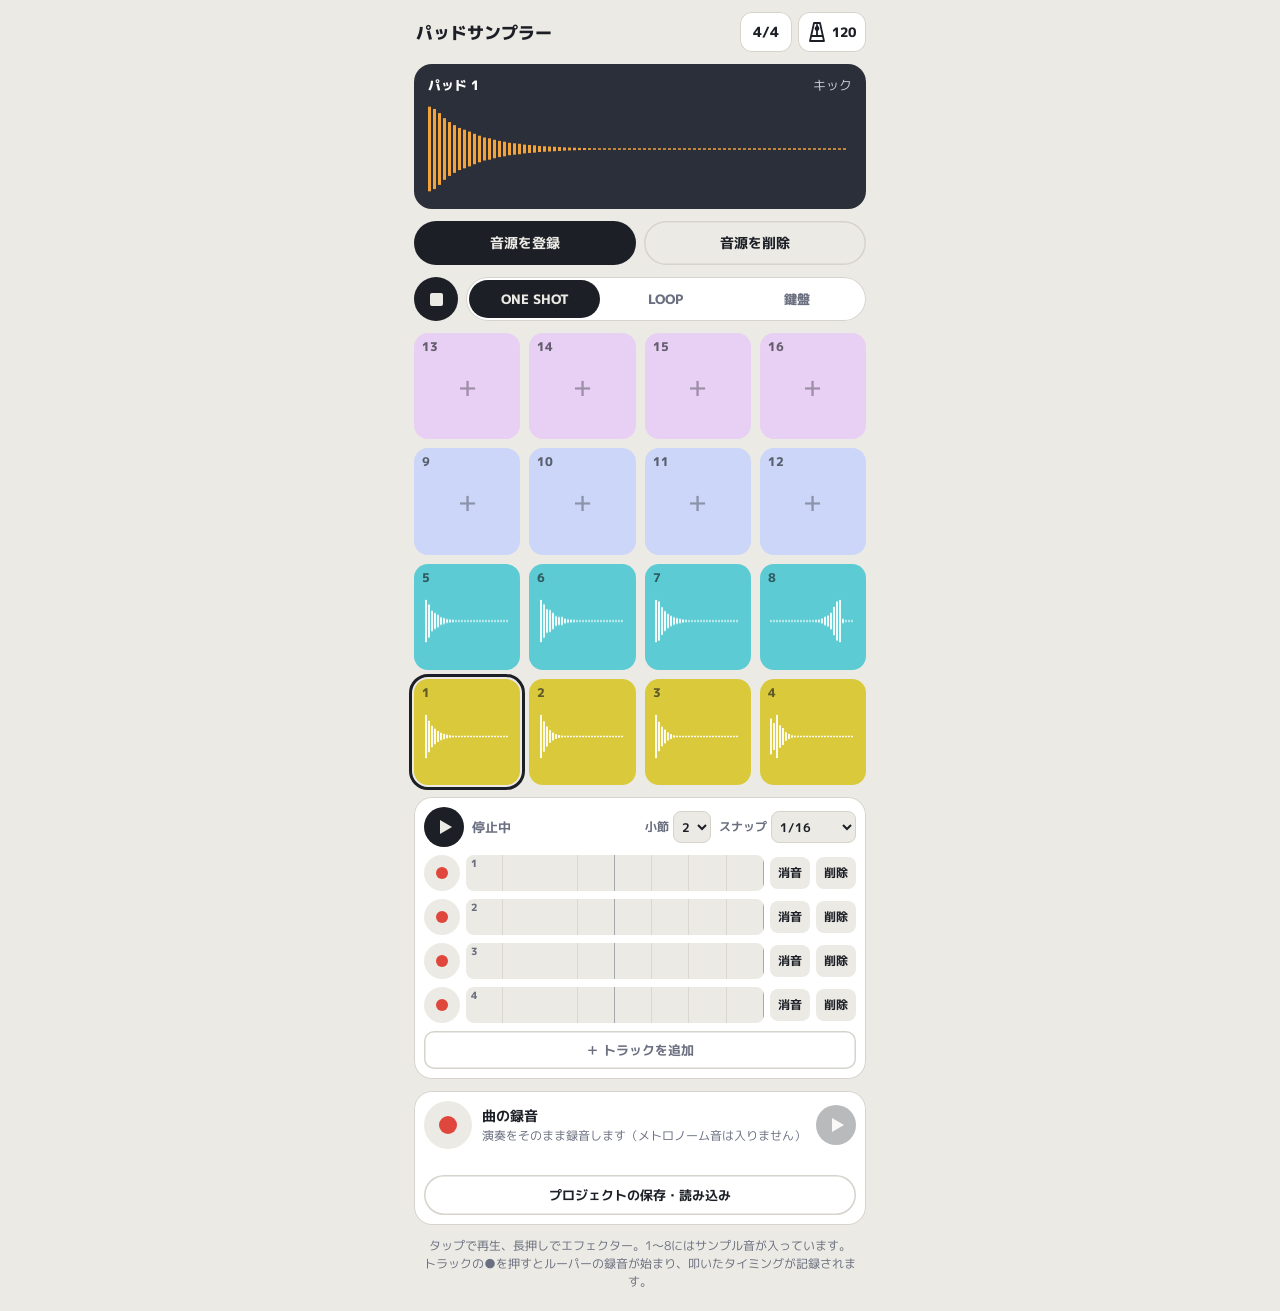
<file: games/pad-sampler.html>
<!doctype html>
<html lang="ja">
<head>
<meta charset="utf-8">
<meta name="viewport" content="width=device-width, initial-scale=1, viewport-fit=cover">
<title>パッドサンプラー</title>
<link rel="preconnect" href="https://fonts.googleapis.com">
<link rel="preconnect" href="https://fonts.gstatic.com" crossorigin>
<link href="https://fonts.googleapis.com/css2?family=M+PLUS+1p:wght@500;700;800&display=swap" rel="stylesheet">
<style>
:root{
  --bg:#ECEAE4;--panel:#FFFFFF;--ink:#1C1F26;--sub:#6B7080;--wave:#2B2F39;--accent:#F2A33A;--line:#D6D3CC;
  --c1:#D9C93B;--c2:#5CCBD3;--c3:#5E7EEA;--c4:#B868DC;
  box-sizing:border-box;padding-top:env(safe-area-inset-top,0px);padding-bottom:env(safe-area-inset-bottom,0px);
}
@media (prefers-color-scheme:dark){:root:not([data-theme="light"]){--bg:#15171C;--panel:#23262E;--ink:#EEF0F4;--sub:#9AA0AE;--wave:#0E1014;--line:#353945;}}
:root[data-theme="dark"]{--bg:#15171C;--panel:#23262E;--ink:#EEF0F4;--sub:#9AA0AE;--wave:#0E1014;--line:#353945;}
html{scroll-padding-top:env(safe-area-inset-top,0px);height:100%}
*,*::before,*::after{box-sizing:inherit}
[hidden]{display:none!important}
body{margin:0;min-height:100%;background:var(--bg);color:var(--ink);font-family:"M PLUS 1p",system-ui,-apple-system,"Hiragino Sans","Noto Sans JP",sans-serif;-webkit-tap-highlight-color:transparent}
button{font:inherit;cursor:pointer}
button:focus-visible{outline:3px solid var(--accent);outline-offset:2px}
.app{max-width:480px;margin:0 auto;padding:12px 14px 20px;display:flex;flex-direction:column;gap:12px}
h1{font-size:17px;font-weight:800;margin:4px 2px 0}
.screen{background:var(--wave);border-radius:18px;padding:12px 14px 14px;color:#fff}
.screen-head{display:flex;justify-content:space-between;gap:10px;font-size:13px;color:#C9CDD6}
.screen-head b{color:#fff;font-weight:800}
.screen-head span:last-child{overflow:hidden;text-overflow:ellipsis;white-space:nowrap}
#wave{width:100%;height:92px;display:block;margin-top:8px}
.row{display:flex;gap:8px;align-items:center}
.pill{flex:1;height:44px;border-radius:22px;border:0;background:var(--ink);color:var(--bg);font-weight:700;font-size:14px}
.pill.ghost{background:transparent;color:var(--ink);box-shadow:inset 0 0 0 1.5px var(--line)}
.pill:disabled{opacity:.35;cursor:default}
.stop{width:44px;height:44px;flex:none;border-radius:50%;border:0;background:var(--ink);color:var(--bg);display:grid;place-items:center}
.stop i{width:13px;height:13px;background:currentColor;border-radius:2px}
.seg{flex:1;display:flex;background:var(--panel);border-radius:22px;padding:3px;box-shadow:inset 0 0 0 1px var(--line)}
.seg button{flex:1;height:38px;border:0;border-radius:19px;background:transparent;color:var(--sub);font-weight:800;font-size:13px}
.seg button[aria-pressed="true"]{background:var(--ink);color:var(--bg)}
.grid-wrap{position:relative}
.grid{display:grid;grid-template-columns:repeat(4,1fr);gap:9px}
.pad{position:relative;aspect-ratio:1;border:0;border-radius:14px;background:var(--pc);padding:0;overflow:hidden;
  -webkit-touch-callout:none;-webkit-user-select:none;user-select:none;touch-action:none}
.pad:not(.filled){background:color-mix(in srgb,var(--pc) 32%,var(--panel))}
.pad .num{position:absolute;left:8px;top:5px;font-size:12px;font-weight:800;color:rgba(20,22,28,.62)}
.pad .mini{position:absolute;left:10%;top:32%;width:80%;height:44%}
.pad .plus{position:absolute;inset:0;display:grid;place-items:center;font-size:26px;font-weight:500;color:rgba(20,22,28,.35)}
.pad.filled .plus{display:none}
.pad .badge{position:absolute;right:6px;bottom:6px;font-size:10px;font-weight:800;line-height:1.5;background:rgba(20,22,28,.78);color:#fff;border-radius:6px;padding:0 5px;display:none}
.pad.has-fx .badge{display:block}
.pad.sel{outline:3px solid var(--ink);outline-offset:2px}
.pad.hit{animation:hit .18s ease-out}
@keyframes hit{0%{transform:scale(.93);filter:brightness(1.25)}100%{transform:none;filter:none}}
.pad.looping::after{content:"";position:absolute;inset:4px;border:2px dashed rgba(255,255,255,.95);border-radius:10px;animation:pulse 1s ease-in-out infinite}
@keyframes pulse{50%{opacity:.35}}
.banner{position:absolute;z-index:5;background:var(--panel);border-radius:14px;padding:6px;box-shadow:0 8px 24px rgba(0,0,0,.28);animation:pop .14s ease-out}
.banner button{height:42px;padding:0 16px;border-radius:10px;border:0;background:var(--accent);color:#1C1F26;font-weight:800;font-size:14px;white-space:nowrap}
@keyframes pop{from{transform:scale(.85);opacity:0}}
.hint{margin:0;font-size:12px;color:var(--sub);text-align:center}
/* メトロノーム */
.top{position:relative;display:flex;align-items:center;justify-content:space-between;gap:8px}
.top h1{margin:0 2px}
.met{display:flex;gap:6px;align-items:center}
.sig,.metro{height:40px;border-radius:12px;border:0;background:var(--panel);box-shadow:inset 0 0 0 1px var(--line);color:var(--ink);font-weight:800;font-variant-numeric:tabular-nums}
.sig{min-width:52px;padding:0 10px;font-size:14px}
.metro{display:flex;align-items:center;gap:3px;padding:0 10px 0 7px;font-size:13px;touch-action:none;-webkit-user-select:none;user-select:none;-webkit-touch-callout:none}
.metro[aria-pressed="true"]{background:var(--ink);color:var(--bg);box-shadow:none}
.metro svg{width:24px;height:24px}
.metro .arm{transform-origin:12px 16px;transition:transform .5s ease-in-out}
.metro.acc .arm{stroke:var(--accent)} .metro.acc .arm circle{fill:var(--accent)}
.pop{position:absolute;right:0;top:calc(100% + 6px);z-index:15;background:var(--panel);border-radius:16px;padding:12px;box-shadow:0 10px 28px rgba(0,0,0,.28);animation:pop .14s ease-out}
.tempo{width:230px}
.bpm-row{display:flex;align-items:center;justify-content:space-between;margin-bottom:6px}
.step{width:44px;height:44px;border-radius:50%;border:0;background:var(--bg);color:var(--ink);font-size:22px;font-weight:700}
.bpm{text-align:center;line-height:1}
.bpm b{display:block;font-size:34px;font-weight:800;font-variant-numeric:tabular-nums}
.bpm small{font-size:11px;color:var(--sub)}
.tempo input{width:100%;accent-color:var(--ink);height:28px}
.sig-pop{width:262px;display:flex;flex-direction:column;gap:10px}
.sig-line{display:flex;align-items:center;gap:10px}
.sig-line>span{width:2.6em;font-size:13px;font-weight:700;color:var(--sub)}
.sig-line b{min-width:2ch;text-align:center;font-size:26px;font-weight:800;font-variant-numeric:tabular-nums}
.sig-line .choice{flex:1}
.sig-line .choice button{min-width:34px;padding:0 6px}
.sig-presets{display:grid;grid-template-columns:repeat(4,1fr);gap:6px;padding-top:8px;border-top:1px solid var(--line)}
.sig-presets button{height:36px;border-radius:10px;border:0;background:var(--bg);color:var(--ink);font-weight:800;font-variant-numeric:tabular-nums}
.sig-presets button[aria-pressed="true"]{background:var(--ink);color:var(--bg)}
/* ルーパー */
.looper{background:var(--panel);border-radius:18px;padding:10px 10px 6px;box-shadow:inset 0 0 0 1px var(--line)}
.lp-head{display:flex;align-items:center;gap:8px;margin-bottom:4px}
.lp-play{width:40px;height:40px;flex:none;border-radius:50%;border:0;background:var(--ink);color:var(--bg);display:grid;place-items:center}
.lp-play i{width:0;height:0;border-left:12px solid currentColor;border-top:7px solid transparent;border-bottom:7px solid transparent;margin-left:3px}
.lp-play[aria-pressed="true"] i{width:12px;height:12px;border:0;background:currentColor;border-radius:2px;margin:0}
.lp-status{flex:1;min-width:0;font-size:13px;font-weight:700;color:var(--sub);white-space:nowrap;overflow:hidden;text-overflow:ellipsis;font-variant-numeric:tabular-nums}
.lp-sel{display:flex;align-items:center;gap:4px;font-size:12px;font-weight:700;color:var(--sub)}
.lp-sel select{height:32px;border-radius:8px;border:1px solid var(--line);background:var(--bg);color:var(--ink);font:inherit;font-weight:700;padding:0 4px}
.tr{display:flex;align-items:center;gap:6px;padding:4px 0}
.tr-rec{width:36px;height:36px;flex:none;border-radius:50%;border:0;background:var(--bg);display:grid;place-items:center}
.tr-rec i{width:12px;height:12px;border-radius:50%;background:#E0473C}
.tr-rec[aria-pressed="true"]{background:#E0473C}
.tr-rec[aria-pressed="true"] i{background:#fff;animation:pulse 1s ease-in-out infinite}
.tr-lane{position:relative;flex:1;min-width:0;height:36px;border-radius:8px;overflow:hidden;background-color:var(--bg);
  background-image:
    repeating-linear-gradient(to right,transparent 0 calc(100% / var(--bars,2) - 1px),color-mix(in srgb,var(--sub) 45%,transparent) calc(100% / var(--bars,2) - 1px) calc(100% / var(--bars,2))),
    repeating-linear-gradient(to right,transparent 0 calc(100% / var(--beats,8) - 1px),color-mix(in srgb,var(--line) 80%,transparent) calc(100% / var(--beats,8) - 1px) calc(100% / var(--beats,8)))}
.tr-add{width:100%;height:38px;margin:4px 0 4px;border-radius:10px;border:0;background:transparent;color:var(--sub);font-weight:700;font-size:13px;box-shadow:inset 0 0 0 1.5px var(--line)}
.tr-add:disabled{opacity:.35;cursor:default}
/* 鍵盤ビュー */
.keys-view{aspect-ratio:1;display:flex;flex-direction:column;gap:8px}
.kv-wave{flex:0 0 26%;display:flex;gap:6px}
.kv-screen{flex:1;position:relative;background:var(--wave);border-radius:14px;overflow:hidden}
.kv-name{position:absolute;left:10px;top:6px;right:10px;font-size:12px;font-weight:700;color:#C9CDD6;white-space:nowrap;overflow:hidden;text-overflow:ellipsis}
#kvWave{position:absolute;left:10px;top:26px;width:calc(100% - 20px);height:calc(100% - 34px)}
.kv-nav{width:36px;flex:none;border:0;border-radius:12px;background:var(--panel);box-shadow:inset 0 0 0 1px var(--line);color:var(--ink);font-size:24px;font-weight:700}
.kb{flex:1;position:relative;overflow:hidden;border-radius:12px;background:#1C1F26;touch-action:none;-webkit-user-select:none;user-select:none;-webkit-touch-callout:none}
.kb-inner{position:absolute;top:0;bottom:0;left:0;will-change:transform}
.wk{position:absolute;top:0;bottom:0;width:46px;background:#FAFAF7;border-right:1px solid #C9C6BE;border-radius:0 0 7px 7px}
.wk span{position:absolute;left:0;right:0;bottom:6px;text-align:center;font-size:10px;font-weight:800;color:#9A9890;pointer-events:none}
.wk.root span{color:#1C1F26}
.bk{position:absolute;top:0;width:28px;height:60%;z-index:1;background:#23262E;border-radius:0 0 5px 5px;box-shadow:inset 0 -4px 0 rgba(255,255,255,.14)}
.wk.on,.bk.on{background:var(--kc,var(--accent))}
.kb-map{flex:0 0 28px;position:relative;border-radius:8px;overflow:hidden;touch-action:none;cursor:grab;box-shadow:inset 0 0 0 1px var(--line)}
#kbMapCv{position:absolute;inset:0;width:100%;height:100%}
.kb-win{position:absolute;top:0;bottom:0;border:2.5px solid var(--accent);border-radius:7px;background:color-mix(in srgb,var(--accent) 18%,transparent);pointer-events:none}
.tr-name{position:absolute;left:5px;top:1px;font-size:10px;font-weight:800;color:var(--sub)}
.tr-dots b{position:absolute;width:6px;height:6px;margin:-3px 0 0 -3px;border-radius:50%;box-shadow:0 0 0 1px rgba(0,0,0,.18)}
.tr-dots i{position:absolute;height:6px;min-width:6px;margin-top:-3px;border-radius:3px;box-shadow:0 0 0 1px rgba(0,0,0,.18)}
.tr-name{z-index:1}
.lp-note{margin:2px 2px 6px;padding:6px 10px;border-radius:8px;background:#E0473C;color:#fff;font-size:12px;font-weight:700}
.tr .ph{position:absolute;top:0;bottom:0;width:2px;background:var(--ink);opacity:.7}
.tr.muted .tr-dots{opacity:.25}
.tr-btn{height:32px;padding:0 8px;border-radius:8px;border:0;background:var(--bg);color:var(--ink);font-size:12px;font-weight:700;white-space:nowrap}
.tr-btn.mute[aria-pressed="true"]{background:var(--ink);color:var(--bg)}
.tr-btn:disabled{opacity:.35;cursor:default}
.tr-btn.clear[data-arm]{background:#E0473C;color:#fff}
/* 登録シート */
.sheet-back{position:fixed;inset:0;z-index:30;background:rgba(0,0,0,.45);display:flex;align-items:flex-end;justify-content:center}
.sheet{width:100%;max-width:480px;background:var(--panel);border-radius:20px 20px 0 0;padding:18px 16px calc(16px + env(safe-area-inset-bottom,0px));display:flex;flex-direction:column;gap:10px;animation:up .18s ease-out}
@keyframes up{from{transform:translateY(40px);opacity:0}}
.sheet h2{margin:0 0 4px;font-size:16px}
.sheet .pill{flex:none;width:100%;height:50px;border-radius:14px}
.sheet .pill.rec{background:#E0473C;color:#fff}
.card{background:var(--panel);border-radius:18px;padding:10px;box-shadow:inset 0 0 0 1px var(--line)}
.song-head{display:flex;align-items:center;gap:10px}
.song-rec{width:48px;height:48px;flex:none;border-radius:50%;border:0;background:var(--bg);display:grid;place-items:center}
.song-rec i{width:18px;height:18px;border-radius:50%;background:#E0473C}
.song-rec[aria-pressed="true"]{background:#E0473C}
.song-rec[aria-pressed="true"] i{width:14px;height:14px;border-radius:3px;background:#fff}
.song-info{flex:1;min-width:0;display:flex;flex-direction:column;gap:1px}
.song-info b{font-size:14px}
.song-info span{font-size:12px;color:var(--sub);font-variant-numeric:tabular-nums}
.song-info span.rec{color:#E0473C;font-weight:800}
.lp-play:disabled{opacity:.3;cursor:default}
.song-export{display:flex;gap:6px;margin-top:10px}
.song-export button{flex:1;height:40px;border-radius:10px;border:0;background:var(--bg);color:var(--ink);font-weight:800;font-size:14px}
.song-export button:disabled{opacity:.35;cursor:default}
.song-msg{margin:6px 2px 0;font-size:12px;color:var(--sub);min-height:1.2em}
.pill.wide{flex:none;width:100%;margin-top:6px;height:40px;font-size:13px}
.sheet{max-height:88vh;overflow-y:auto}
.field{display:flex;flex-direction:column;gap:4px;font-size:12px;font-weight:700;color:var(--sub)}
.field input{height:44px;border-radius:10px;border:1px solid var(--line);background:var(--bg);color:var(--ink);font:inherit;font-size:15px;padding:0 12px}
.check{display:flex;align-items:center;gap:8px;font-size:14px;min-height:36px}
.check input{width:20px;height:20px;accent-color:var(--ink)}
.proj-msg{margin:0;min-height:1.2em;font-size:13px;color:var(--sub)}
.proj-h{margin:6px 0 0;font-size:14px}
.proj-list{list-style:none;margin:0;padding:0;display:flex;flex-direction:column;gap:6px}
.proj-list li{display:flex;align-items:center;gap:8px;background:var(--bg);border-radius:12px;padding:8px 8px 8px 12px}
.proj-list .meta{flex:1;min-width:0;display:flex;flex-direction:column}
.proj-list .meta b{font-size:14px;white-space:nowrap;overflow:hidden;text-overflow:ellipsis}
.proj-list .meta small{font-size:11px;color:var(--sub)}
.proj-list button{height:34px;padding:0 10px;border-radius:8px;border:0;background:var(--panel);color:var(--ink);font-weight:700;font-size:12px;white-space:nowrap}
.proj-list button[data-arm]{background:#E0473C;color:#fff}
.proj-empty{font-size:13px;color:var(--sub);padding:4px 2px}
#recStatus{margin:0;min-height:1.4em;font-size:13px;color:var(--sub)}
/* エフェクター */
.fx{position:fixed;inset:0;z-index:20;background:var(--bg);overflow-y:auto;padding-bottom:calc(20px + env(safe-area-inset-bottom,0px))}
.fx-head{position:sticky;top:0;z-index:1;background:var(--bg);padding:calc(10px + env(safe-area-inset-top,0px)) 14px 10px;display:flex;align-items:center;gap:10px;max-width:480px;margin:0 auto}
.fx-head .back{height:40px;padding:0 14px;border-radius:20px;border:0;background:var(--panel);color:var(--ink);font-weight:700;box-shadow:inset 0 0 0 1px var(--line)}
.fx-head h2{flex:1;margin:0;font-size:16px;display:flex;align-items:center;gap:8px;min-width:0}
.chip{width:34px;height:34px;flex:none;border-radius:9px;background:var(--pc);display:grid;place-items:center;font-size:14px;font-weight:800;color:rgba(20,22,28,.8)}
.fx-head .try{height:40px;padding:0 16px;border-radius:20px;border:0;background:var(--ink);color:var(--bg);font-weight:800;touch-action:none;-webkit-user-select:none;user-select:none}
.fx-body{max-width:480px;margin:0 auto;padding:4px 14px}
.fx-sec{background:var(--panel);border-radius:16px;padding:12px 14px 8px;margin-bottom:12px}
.fx-sec-head{display:flex;align-items:center;justify-content:space-between;margin-bottom:4px}
.fx-sec h3{margin:0;font-size:15px}
.fx-sec.off .fx-row{opacity:.4}
.fx-row{display:grid;grid-template-columns:4.6em 1fr 4.8em;align-items:center;gap:10px;min-height:46px}
.fx-lab{font-size:14px;font-weight:700}
.fx-row input{width:100%;accent-color:var(--ink);height:28px}
.fx-row output{text-align:right;font-variant-numeric:tabular-nums;font-size:13px;color:var(--sub)}
.tog{min-width:64px;height:32px;border-radius:16px;border:0;background:var(--line);color:var(--sub);font-weight:800;font-size:13px}
.tog[aria-pressed="true"]{background:var(--accent);color:#1C1F26}
.fx-row{grid-template-columns:5.6em 1fr 4.6em}
.fx-row.choice-row{grid-template-columns:5.6em 1fr;padding:4px 0}
.choice{display:flex;flex-wrap:wrap;gap:4px}
.choice button{height:32px;padding:0 10px;border-radius:8px;border:0;background:var(--bg);color:var(--ink);font-size:12px;font-weight:700}
.choice button[aria-pressed="true"]{background:var(--ink);color:var(--bg)}
.chain-head{display:flex;align-items:baseline;justify-content:space-between;margin:4px 2px 8px}
.chain-head h3{margin:0;font-size:15px}
.chain-head small{font-size:12px;color:var(--sub)}
.slot{background:var(--panel);border-radius:16px;margin-bottom:10px}
.slot-head{display:flex;align-items:center;gap:6px;padding:8px 8px 8px 10px}
.slot-name{flex:1;min-width:0;height:36px;padding:0;border:0;background:none;color:var(--ink);font-weight:800;font-size:15px;display:flex;align-items:center;gap:8px;text-align:left}
.slot-name .nm{white-space:nowrap;overflow:hidden;text-overflow:ellipsis}
.slot-name .caret{display:inline-block;width:12px;font-size:18px;color:var(--sub);transition:transform .15s}
.slot.open .caret{transform:rotate(90deg)}
.slot .ic{width:32px;height:32px;flex:none;border-radius:8px;border:0;background:var(--bg);color:var(--ink);font-size:11px;font-weight:800}
.slot .ic:disabled{opacity:.3;cursor:default}
.slot .ic.del[data-arm]{width:auto;padding:0 8px;background:#E0473C;color:#fff}
.slot .tog{min-width:52px}
.slot-body{padding:0 14px 8px}
.slot:not(.open) .slot-body{display:none}
.slot.off .slot-name .nm{color:var(--sub)}
.slot.off .slot-body{opacity:.45}
.add-fx{width:100%;height:48px;margin-bottom:12px;border-radius:14px;border:0;background:var(--ink);color:var(--bg);font-weight:800;font-size:14px}
.add-fx:disabled{opacity:.4;cursor:default}
.reset[data-arm]{background:#E0473C;color:#fff;box-shadow:none}
.picker{position:fixed;inset:0;z-index:25;background:rgba(0,0,0,.45);display:flex;align-items:flex-end;justify-content:center}
.picker-in{width:100%;max-width:480px;max-height:80vh;overflow-y:auto;background:var(--panel);border-radius:20px 20px 0 0;padding:14px 14px calc(16px + env(safe-area-inset-bottom,0px));animation:up .18s ease-out}
.picker-head{display:flex;align-items:center;justify-content:space-between;margin-bottom:10px}
.picker-head h3{margin:0;font-size:16px}
.ic-close{height:34px;padding:0 12px;border-radius:17px;border:0;background:var(--bg);color:var(--ink);font-weight:700}
.picker-grid{display:grid;grid-template-columns:1fr 1fr;gap:8px}
.picker-grid button{min-height:68px;padding:10px;border:0;border-radius:12px;background:var(--bg);color:var(--ink);text-align:left;display:flex;flex-direction:column;gap:3px}
.picker-grid b{font-size:14px}
.picker-grid small{font-size:11px;line-height:1.4;color:var(--sub)}
.reset{width:100%;height:46px;border-radius:14px;border:0;background:transparent;color:var(--sub);font-weight:700;box-shadow:inset 0 0 0 1.5px var(--line)}
@media (prefers-reduced-motion:reduce){*{animation:none!important;transition:none!important}}
</style>
</head>
<body>
<main class="app">
  <header class="top">
    <h1>パッドサンプラー</h1>
    <div class="met">
      <button class="sig" id="btnSig" aria-haspopup="true" aria-label="拍子">4/4</button>
      <button class="metro" id="btnMetro" aria-pressed="false" aria-label="メトロノーム（長押しでテンポ変更）">
        <svg viewBox="0 0 24 24" fill="none" stroke="currentColor" stroke-width="1.8" stroke-linejoin="round" stroke-linecap="round" aria-hidden="true">
          <path d="M9 3h6l4 18H5z"/><path d="M6.8 16h10.4"/>
          <g class="arm"><path d="M12 16V5"/><circle cx="12" cy="8.5" r="1.5" fill="currentColor"/></g>
        </svg>
        <span id="bpmLabel">120</span>
      </button>
    </div>
    <div class="pop tempo" id="tempoPop" hidden role="dialog" aria-label="テンポ">
      <div class="bpm-row">
        <button class="step" data-d="-1" aria-label="テンポを下げる">−</button>
        <div class="bpm"><b id="bpmBig">120</b><small>BPM</small></div>
        <button class="step" data-d="1" aria-label="テンポを上げる">+</button>
      </div>
      <input type="range" id="bpmRange" min="40" max="240" step="1" value="120" aria-label="テンポ">
    </div>
    <div class="pop sig-pop" id="sigPop" hidden role="group" aria-label="拍子"></div>
  </header>
  <section class="screen" aria-live="polite">
    <div class="screen-head"><span><b id="selNum">パッド 1</b></span><span id="selName">未登録</span></div>
    <canvas id="wave"></canvas>
  </section>
  <div class="row">
    <button class="pill" id="btnRegister">音源を登録</button>
    <button class="pill ghost" id="btnDelete">音源を削除</button>
  </div>
  <div class="row">
    <button class="stop" id="btnStop" aria-label="すべて停止"><i></i></button>
    <div class="seg" role="group" aria-label="再生モード">
      <button data-mode="oneshot" aria-pressed="true">ONE SHOT</button>
      <button data-mode="loop" aria-pressed="false">LOOP</button>
      <button data-mode="keys" aria-pressed="false">鍵盤</button>
    </div>
  </div>
  <div class="grid-wrap" id="gridWrap">
    <div class="grid" id="grid"></div>
    <div class="keys-view" id="keysView" hidden>
      <div class="kv-wave">
        <button class="kv-nav" id="kvPrev" aria-label="前のパッド">‹</button>
        <div class="kv-screen"><span class="kv-name" id="kvName"></span><canvas id="kvWave"></canvas></div>
        <button class="kv-nav" id="kvNext" aria-label="次のパッド">›</button>
      </div>
      <div class="kb" id="kb"><div class="kb-inner" id="kbInner"></div></div>
      <div class="kb-map" id="kbMap" aria-label="鍵盤の表示位置"><canvas id="kbMapCv"></canvas><div class="kb-win" id="kbWin"></div></div>
    </div>
    <div class="banner" id="banner" hidden><button id="btnFx">エフェクター</button></div>
  </div>
  <section class="looper" aria-label="ルーパー">
    <div class="lp-head">
      <button class="lp-play" id="lpPlay" aria-pressed="false" aria-label="ループ再生と停止"><i></i></button>
      <span class="lp-status" id="lpStatus">停止中</span>
      <label class="lp-sel">小節<select id="lpBars"><option>1</option><option selected>2</option><option>4</option><option>8</option></select></label>
      <label class="lp-sel">スナップ<select id="lpQuant"><option value="0">なし</option><option value="bar">1小節</option><option value="1/2">1/2</option><option value="1/4">1/4</option><option value="1/6">1/4三連</option><option value="1/8">1/8</option><option value="1/12">1/8三連</option><option value="1/16" selected>1/16</option><option value="1/24">1/16三連</option><option value="1/32">1/32</option></select></label>
    </div>
    <p class="lp-note" id="lpNote" hidden role="status"></p>
    <div id="lpTracks"></div>
    <button class="tr-add" id="lpAdd">＋ トラックを追加</button>
  </section>
 <section class="card" aria-label="曲の録音">
    <div class="song-head">
      <button class="song-rec" id="songRec" aria-pressed="false" aria-label="曲の録音開始と停止"><i></i></button>
      <div class="song-info"><b>曲の録音</b><span id="songTime">演奏をそのまま録音します（メトロノーム音は入りません）</span></div>
      <button class="lp-play" id="songPlay" aria-pressed="false" aria-label="録音を試聴" disabled><i></i></button>
    </div>
    <div class="song-export" id="songExport" hidden>
      <button data-fmt="wav">WAV</button><button data-fmt="mp3">MP3</button><button data-fmt="m4a" id="btnM4a">M4A</button>
    </div>
    <p class="song-msg" id="songMsg"></p>
    <button class="pill ghost wide" id="btnProject">プロジェクトの保存・読み込み</button>
  </section>
  <p class="hint">タップで再生、長押しでエフェクター。1〜8にはサンプル音が入っています。<br>トラックの●を押すとルーパーの録音が始まり、叩いたタイミングが記録されます。</p>
</main>

<div class="sheet-back" id="sheet" hidden>
  <div class="sheet" role="dialog" aria-modal="true" aria-labelledby="sheetTitle">
    <h2 id="sheetTitle">パッド 1 に音源を登録</h2>
    <button class="pill rec" id="btnRec">録音する</button>
    <p id="recStatus"></p>
    <button class="pill" id="btnFile">ファイルから選ぶ</button>
    <input type="file" id="file" accept="audio/*" hidden>
    <button class="pill ghost" id="sheetClose">閉じる</button>
  </div>
</div>

<div class="sheet-back" id="projSheet" hidden>
  <div class="sheet" role="dialog" aria-modal="true" aria-labelledby="projTitle">
    <h2 id="projTitle">プロジェクトの保存・読み込み</h2>
    <label class="field"><span>名前</span><input id="projName" value="新しいプロジェクト" maxlength="40"></label>
    <label class="check"><input type="checkbox" id="projTake" checked> 曲の録音も含める</label>
    <div class="row">
      <button class="pill" id="projSaveLocal">ブラウザに保存</button>
      <button class="pill ghost" id="projSaveFile">ファイルに書き出す</button>
    </div>
    <button class="pill ghost" id="projLoadFile">ファイルから読み込む</button>
    <input type="file" id="projFile" accept=".json,application/json" hidden>
    <p class="proj-msg" id="projMsg"></p>
    <h3 class="proj-h">ブラウザに保存したプロジェクト</h3>
    <ul class="proj-list" id="projList"></ul>
    <button class="pill ghost" id="projClose">閉じる</button>
  </div>
</div>

<div class="fx" id="fx" hidden role="dialog" aria-modal="true" aria-labelledby="fxTitle">
  <header class="fx-head">
    <button class="back" id="fxBack">戻る</button>
    <h2 id="fxTitle"><span class="chip" id="fxChip">1</span><span>エフェクター</span></h2>
    <button class="try" id="fxTry">試聴</button>
  </header>
  <div class="fx-body" id="fxBody"></div>
  <div class="picker" id="fxPicker" hidden>
    <div class="picker-in" role="dialog" aria-label="エフェクトを追加">
      <div class="picker-head"><h3>エフェクトを追加</h3><button class="ic-close" id="fxPickerClose">閉じる</button></div>
      <div class="picker-grid" id="fxPickerGrid"></div>
    </div>
  </div>
</div>

<script>
const $ = s => document.querySelector(s);
const ROW_COLORS = ['var(--c1)','var(--c2)','var(--c3)','var(--c4)'];
const defaultFx = () => ({vol:1,pitch:0,pan:0,slots:[]});
const pads = Array.from({length:16},(_,i)=>({i,buffer:null,name:'',mode:'oneshot',fx:defaultFx(),chain:null,voices:new Set(),loopSrc:null,el:null,mini:null}));
let ctx=null, master=null, outNode=null, selected=0;

/* ---------- Audio ---------- */
function ensureCtx(){
  if(ctx){ if(ctx.state==='suspended') ctx.resume(); return ctx; }
  ctx = new (window.AudioContext||window.webkitAudioContext)();
  const comp = ctx.createDynamicsCompressor(); comp.threshold.value=-6; comp.knee.value=0; comp.ratio.value=20; comp.attack.value=.001; comp.release.value=.12;
  master = ctx.createGain(); master.gain.value=.8; master.connect(comp); comp.connect(ctx.destination); outNode=comp;
  pads.forEach(p=>{ p.chain = buildChain(); applyFx(p); });
  return ctx;
}
function makeImpulse(sec){
  const len=Math.max(1,Math.floor(ctx.sampleRate*sec)), b=ctx.createBuffer(2,len,ctx.sampleRate);
  for(let c=0;c<2;c++){const d=b.getChannelData(c);for(let n=0;n<len;n++)d[n]=(Math.random()*2-1)*Math.pow(1-n/len,3);}
  return b;
}
const S=(prm,v)=>prm.setTargetAtTime(v,ctx.currentTime,.02);
function wetDry(){
  const i=ctx.createGain(), o=ctx.createGain(), dry=ctx.createGain(), wet=ctx.createGain();
  i.connect(dry); dry.connect(o); wet.connect(o);
  return {i,o,wet,mix(m){ S(dry.gain,1-m); S(wet.gain,m); }};
}
function lfoNode(){ const o=ctx.createOscillator(), a=ctx.createGain(); o.connect(a); o.start(); return {o,a,stop(){ try{o.stop()}catch(e){} }}; }
const fracOf=v=>{ const [n,d]=String(v).split('/').map(Number); return n/d; };

/* エフェクト定義：params = 調整項目、build = Web Audioノードの組み立て */
const P=(k,label,min,max,def,unit,o={})=>Object.assign({k,label,min,max,def,unit},o);
const FX_TYPES={
  eq:{name:'イコライザー',desc:'低・中・高の音域を強める／弱める',
    params:[P('low','低音',-15,15,0,'dB',{step:.5}),P('mid','中音',-15,15,0,'dB',{step:.5}),P('midFreq','中音の位置',200,5000,1000,'Hz',{log:1}),P('high','高音',-15,15,0,'dB',{step:.5})],
    build(){ const a=new BiquadFilterNode(ctx,{type:'lowshelf',frequency:200}), b=new BiquadFilterNode(ctx,{type:'peaking',Q:1}), c=new BiquadFilterNode(ctx,{type:'highshelf',frequency:4000});
      a.connect(b); b.connect(c);
      return {in:a,out:c,set(p){ S(a.gain,p.low); S(b.gain,p.mid); S(b.frequency,p.midFreq); S(c.gain,p.high); }}; }},
  filter:{name:'フィルター',desc:'音域を削ってこもらせる／細くする',
    params:[{k:'type',label:'種類',choices:[['lowpass','ローパス'],['highpass','ハイパス'],['bandpass','バンドパス'],['notch','ノッチ']],def:'lowpass'},P('freq','カットオフ',30,18000,1200,'Hz',{log:1}),P('q','レゾナンス',.1,20,1,'q',{step:.1})],
    build(){ const f=ctx.createBiquadFilter();
      return {in:f,out:f,set(p){ if(f.type!==p.type) f.type=p.type; S(f.frequency,p.freq); S(f.Q,p.q); }}; }},
  comp:{name:'コンプレッサー',desc:'音量差をならして粒をそろえる',
    params:[P('thr','スレッショルド',-60,0,-24,'dB',{step:1}),P('ratio','レシオ',1,20,4,'x',{step:.5}),P('atk','アタック',0,200,10,'ms',{step:1}),P('rel','リリース',10,1000,200,'ms',{step:5}),P('gain','音量補正',0,24,6,'dB',{step:.5})],
    build(){ const c=ctx.createDynamicsCompressor(), g=ctx.createGain(); c.connect(g);
      return {in:c,out:g,set(p){ S(c.threshold,p.thr); S(c.ratio,p.ratio); S(c.attack,p.atk/1000); S(c.release,p.rel/1000); S(g.gain,Math.pow(10,p.gain/20)); }}; }},
  dist:{name:'ディストーション',desc:'音を歪ませて荒く・太くする',
    params:[P('drive','歪み',0,1,.4,'%'),P('tone','トーン',500,15000,6000,'Hz',{log:1}),P('mix','かかり具合',0,1,1,'%')],
    build(){ const wd=wetDry(), ws=ctx.createWaveShaper(), tone=ctx.createBiquadFilter(), post=ctx.createGain(); let last=-1;
      ws.oversample='4x'; wd.i.connect(ws); ws.connect(tone); tone.connect(post); post.connect(wd.wet);
      return {in:wd.i,out:wd.o,set(p){
        if(p.drive!==last){ last=p.drive; const k=1+p.drive*60, n=2048, c=new Float32Array(n); for(let i=0;i<n;i++){ const x=i/(n-1)*2-1; c[i]=Math.tanh(k*x)/Math.tanh(k); } ws.curve=c; }
        S(tone.frequency,p.tone); S(post.gain,1-p.drive*.45); wd.mix(p.mix); }}; }},
  crush:{name:'ビットクラッシャー',desc:'解像度を落としてローファイにする',
    params:[P('bits','ビット数',1,16,8,'bit',{step:1}),P('down','間引き',1,32,4,'n',{step:1}),P('mix','かかり具合',0,1,1,'%')],
    build(){ const wd=wetDry(), sp=ctx.createScriptProcessor(1024,2,2), st={bits:8,down:4}, hold=[0,0], cnt=[0,0];
      sp.onaudioprocess=e=>{ const step=Math.pow(.5,st.bits-1), ib=e.inputBuffer;
        for(let c=0;c<2;c++){ const i=ib.getChannelData(Math.min(c,ib.numberOfChannels-1)), o=e.outputBuffer.getChannelData(c);
          for(let n=0;n<i.length;n++){ if(cnt[c]===0) hold[c]=Math.round(i[n]/step)*step; cnt[c]=(cnt[c]+1)%st.down; o[n]=hold[c]; } } };
      wd.i.connect(sp); sp.connect(wd.wet);
      return {in:wd.i,out:wd.o,set(p){ st.bits=p.bits; st.down=p.down; wd.mix(p.mix); },dispose(){ sp.onaudioprocess=null; }}; }},
  chorus:{name:'コーラス',desc:'音を揺らして厚みと広がりを出す',
    params:[P('rate','速さ',.1,8,1.5,'Hz',{step:.1}),P('depth','深さ',0,1,.5,'%'),P('mix','かかり具合',0,1,.5,'%')],
    build(){ const wd=wetDry(), d=ctx.createDelay(.1), l=lfoNode(); d.delayTime.value=.025; l.a.connect(d.delayTime);
      wd.i.connect(d); d.connect(wd.wet);
      return {in:wd.i,out:wd.o,set(p){ S(l.o.frequency,p.rate); S(l.a.gain,p.depth*.012); wd.mix(p.mix); },dispose(){ l.stop(); }}; }},
  flanger:{name:'フランジャー',desc:'ジェット機のようなうねり',
    params:[P('rate','速さ',.05,5,.3,'Hz',{step:.05}),P('depth','深さ',0,1,.6,'%'),P('fb','フィードバック',0,.95,.5,'%'),P('mix','かかり具合',0,1,.5,'%')],
    build(){ const wd=wetDry(), d=ctx.createDelay(.05), fb=ctx.createGain(), l=lfoNode(); d.delayTime.value=.004; l.a.connect(d.delayTime);
      wd.i.connect(d); d.connect(fb); fb.connect(d); d.connect(wd.wet);
      return {in:wd.i,out:wd.o,set(p){ S(l.o.frequency,p.rate); S(l.a.gain,p.depth*.0035); S(fb.gain,p.fb); wd.mix(p.mix); },dispose(){ l.stop(); }}; }},
  phaser:{name:'フェイザー',desc:'シュワシュワと回るような揺れ',
    params:[P('rate','速さ',.1,8,.6,'Hz',{step:.1}),P('depth','深さ',0,1,.7,'%'),P('mix','かかり具合',0,1,.5,'%')],
    build(){ const wd=wetDry(), l=lfoNode(), aps=[0,1,2,3].map(()=>new BiquadFilterNode(ctx,{type:'allpass',frequency:1000,Q:.5}));
      let n=wd.i; aps.forEach(a=>{ n.connect(a); n=a; l.a.connect(a.frequency); }); n.connect(wd.wet);
      return {in:wd.i,out:wd.o,set(p){ S(l.o.frequency,p.rate); S(l.a.gain,p.depth*900); wd.mix(p.mix); },dispose(){ l.stop(); }}; }},
  tremolo:{name:'トレモロ',desc:'音量を周期的に揺らす',
    params:[P('rate','速さ',.5,20,5,'Hz',{step:.1}),P('depth','深さ',0,1,.6,'%'),{k:'shape',label:'波形',choices:[['sine','なめらか'],['square','カクカク'],['triangle','三角']],def:'sine'}],
    build(){ const g=ctx.createGain(), l=lfoNode(); l.a.connect(g.gain);
      return {in:g,out:g,set(p){ if(l.o.type!==p.shape) l.o.type=p.shape; S(l.o.frequency,p.rate); S(g.gain,1-p.depth/2); S(l.a.gain,p.depth/2); },dispose(){ l.stop(); }}; }},
  autopan:{name:'オートパン',desc:'左右に音を行き来させる',
    params:[P('rate','速さ',.1,10,1,'Hz',{step:.1}),P('depth','幅',0,1,.8,'%')],
    build(){ const pn=ctx.createStereoPanner(), l=lfoNode(); l.a.connect(pn.pan);
      return {in:pn,out:pn,set(p){ S(l.o.frequency,p.rate); S(l.a.gain,p.depth); },dispose(){ l.stop(); }}; }},
  delay:{name:'ディレイ',desc:'やまびこのように音を繰り返す',
    params:[{k:'sync',label:'テンポ同期',choices:[['free','しない'],['1/4','1/4'],['1/8','1/8'],['3/16','付点1/8'],['1/16','1/16'],['1/6','1/4三連'],['1/12','1/8三連']],def:'free'},
      P('time','間隔',10,2000,300,'ms',{step:5,showIf:p=>p.sync==='free'}),P('fb','繰り返し',0,.95,.35,'%'),P('tone','トーン',500,18000,8000,'Hz',{log:1}),P('mix','かかり具合',0,1,.35,'%')],
    build(){ const wd=wetDry(), d=ctx.createDelay(5), fb=ctx.createGain(), tone=ctx.createBiquadFilter(); let lp=null;
      wd.i.connect(d); d.connect(tone); tone.connect(fb); fb.connect(d); tone.connect(wd.wet);
      const time=p=>Math.min(4.9,p.sync==='free'?p.time/1000:fracOf(p.sync)*met.den*60/met.bpm);
      return {in:wd.i,out:wd.o,set(p){ lp=p; S(d.delayTime,time(p)); S(fb.gain,p.fb); S(tone.frequency,p.tone); wd.mix(p.mix); },tempo(){ if(lp) S(d.delayTime,time(lp)); }}; }},
  reverb:{name:'リバーブ',desc:'部屋やホールの響きを足す',
    params:[P('size','響きの長さ',.3,6,2,'s',{step:.1}),P('pre','プリディレイ',0,200,10,'ms',{step:1}),P('tone','トーン',1000,18000,9000,'Hz',{log:1}),P('mix','かかり具合',0,1,.3,'%')],
    build(){ const wd=wetDry(), pre=ctx.createDelay(1), cv=ctx.createConvolver(), tone=ctx.createBiquadFilter(); let size=-1, tm=null;
      wd.i.connect(pre); pre.connect(cv); cv.connect(tone); tone.connect(wd.wet);
      return {in:wd.i,out:wd.o,set(p){
        if(p.size!==size){ const first=size<0; size=p.size; clearTimeout(tm); if(first) cv.buffer=makeImpulse(size); else tm=setTimeout(()=>{ cv.buffer=makeImpulse(size); },150); }
        S(pre.delayTime,p.pre/1000); S(tone.frequency,p.tone); wd.mix(p.mix); },dispose(){ clearTimeout(tm); }}; }},
};
const FX_ORDER=['eq','filter','comp','dist','crush','chorus','flanger','phaser','tremolo','autopan','delay','reverb'];
const MAX_SLOTS=8;
const defParams=type=>Object.fromEntries(FX_TYPES[type].params.map(q=>[q.k,q.def]));
let slotSeq=0; const newSlotId=()=>'s'+Date.now().toString(36)+(++slotSeq);
const newSlot=type=>({id:newSlotId(),type,on:true,params:defParams(type)});

function buildChain(){
  const input=ctx.createGain(), panner=ctx.createStereoPanner(); panner.connect(master);
  return {input,panner,mods:new Map(),wired:null};
}
function syncMods(p){
  const c=p.chain, ids=new Set(p.fx.slots.map(s=>s.id));
  c.mods.forEach((m,id)=>{ if(!ids.has(id)){ try{m.wrapIn.disconnect();m.wrapOut.disconnect();m.mod.out.disconnect();}catch(e){} m.mod.dispose&&m.mod.dispose(); c.mods.delete(id); } });
  p.fx.slots.forEach(sl=>{
    if(c.mods.has(sl.id)) return;
    const mod=FX_TYPES[sl.type].build(), wrapIn=ctx.createGain(), wrapOut=ctx.createGain(), act=ctx.createGain(), byp=ctx.createGain();
    wrapIn.connect(byp); byp.connect(wrapOut); wrapIn.connect(mod.in); mod.out.connect(act); act.connect(wrapOut);
    act.gain.value=sl.on?1:0; byp.gain.value=sl.on?0:1;
    c.mods.set(sl.id,{mod,wrapIn,wrapOut,act,byp});
  });
  const key=p.fx.slots.map(s=>s.id).join(',');
  if(c.wired!==key){
    c.input.disconnect(); c.mods.forEach(m=>m.wrapOut.disconnect());
    let n=c.input; p.fx.slots.forEach(sl=>{ const m=c.mods.get(sl.id); n.connect(m.wrapIn); n=m.wrapOut; }); n.connect(c.panner);
    c.wired=key;
  }
}
function applyFx(p){
  updateBadge(p);
  if(!p.chain) return;
  const f=p.fx, c=p.chain;
  S(c.input.gain,f.vol); S(c.panner.pan,f.pan);
  syncMods(p);
  f.slots.forEach(sl=>{ const m=c.mods.get(sl.id); S(m.act.gain,sl.on?1:0); S(m.byp.gain,sl.on?0:1); m.mod.set(sl.params); });
  const rate=Math.pow(2,f.pitch/12);
  if(p.loopSrc) S(p.loopSrc.playbackRate,rate);
  p.voices.forEach(v=>S(v.playbackRate,Math.pow(2,(f.pitch+(v._semi||0))/12)));
}
function refreshTempoFx(){ if(!ctx) return; pads.forEach(p=>p.chain&&p.chain.mods.forEach(m=>m.mod.tempo&&m.mod.tempo())); }
function fxActive(f){ return f.vol!==1||f.pitch!==0||f.pan!==0||f.slots.some(s=>s.on); }
function updateBadge(p){ p.el && p.el.classList.toggle('has-fx',fxActive(p.fx)); }
function migrateFx(f){
  if(!f) return defaultFx();
  const out={vol:f.vol??1,pitch:f.pitch??0,pan:f.pan??0,slots:[]};
  if(Array.isArray(f.slots)){
    out.slots=f.slots.filter(s=>s&&FX_TYPES[s.type]).slice(0,MAX_SLOTS).map(s=>({id:newSlotId(),type:s.type,on:s.on!==false,params:Object.assign(defParams(s.type),s.params||{})}));
  } else {
    if(f.eqOn&&(f.low||f.mid||f.high)){ const s=newSlot('eq'); Object.assign(s.params,{low:f.low,mid:f.mid,high:f.high}); out.slots.push(s); }
    if(f.echoOn){ const s=newSlot('delay'); Object.assign(s.params,{time:Math.round((f.time||.3)*1000),fb:f.fb??.35,mix:f.echoMix??.35}); out.slots.push(s); }
    if(f.revOn){ const s=newSlot('reverb'); s.params.mix=f.revMix??.3; out.slots.push(s); }
  }
  return out;
}

/* ---------- Playback ---------- */
const sustainCache=new WeakMap();
function getSustain(buf){
  if(sustainCache.has(buf)) return sustainCache.get(buf);
  const sr=buf.sampleRate, N=buf.length, d0=buf.getChannelData(0);
  // 包絡（10ms窓のピーク）から、アタック後〜減衰しきる前をループ区間にする
  const win=Math.max(1,Math.floor(sr*.01)), env=[];
  for(let i=0;i<N;i+=win){ let m=0; for(let j=i;j<Math.min(N,i+win);j++){ const a=Math.abs(d0[j]); if(a>m)m=a; } env.push(m); }
  let pk=0; env.forEach((v,i)=>{ if(v>env[pk]) pk=i; });
  const peak=env[pk]||1;
  let endW=env.length-1; while(endW>pk&&env[endW]<peak*.3) endW--;
  let ls=Math.min(N-1,(pk+2)*win), le=Math.min(N,(endW+1)*win);
  if(le-ls<sr*.06){ ls=Math.min(N-2,pk*win+Math.floor(sr*.005)); le=Math.max(ls+2,Math.floor(N*.95)); }
  const xf=Math.max(1,Math.min(Math.floor(sr*.08),Math.floor((le-ls)/3),ls));
  // ループ区間の減衰をならして、伸ばしたときに音量が落ちないようにする（最大10倍）
  const envAt=i=>{ const x=i/win, k=Math.min(env.length-1,Math.floor(x)), k2=Math.min(env.length-1,k+1), f=x-k; return Math.max(1e-4,env[k]*(1-f)+env[k2]*f); };
  const ref=envAt(ls), gainAt=i=>i<ls?1:Math.min(10,ref/envAt(i));
  const out=ctx.createBuffer(buf.numberOfChannels,N,sr);
  for(let c=0;c<buf.numberOfChannels;c++){
    const a=buf.getChannelData(c), o=out.getChannelData(c), fl=new Float32Array(N);
    for(let i=0;i<N;i++) fl[i]=a[i]*(i>=ls-xf&&i<le?gainAt(Math.max(i,ls)):1);
    o.set(fl);
    for(let i=0;i<xf;i++){ const t=i/xf, ia=le-xf+i, ib=ls-xf+i; o[ia]=fl[ia]*Math.cos(t*Math.PI/2)+fl[ib]*Math.sin(t*Math.PI/2); }
  }
  const info={buf:out,ls:ls/sr,le:le/sr}; sustainCache.set(buf,info); return info;
}
function makeSrc(p,semi=0,sustain=false){
  const s=ctx.createBufferSource(); s._semi=semi;
  if(sustain){ const inf=getSustain(p.buffer); s.buffer=inf.buf; s.loop=true; s.loopStart=inf.ls; s.loopEnd=inf.le; }
  else s.buffer=p.buffer;
  s.playbackRate.value=Math.pow(2,(p.fx.pitch+semi)/12); s.connect(p.chain.input); return s;
}
function trigger(p){
  ensureCtx(); if(!p.buffer) return;
  if(p.mode==='loop'){
    if(p.loopSrc){ stopLoop(p); return; }
    const s=makeSrc(p); s.loop=true; s.start(); p.loopSrc=s; p.el.classList.add('looping'); return;
  }
  startVoice(p,0); flashPad(p);
}
function releaseVoice(p,v,t,fade=.03){
  p.voices.delete(v);
  const now=ctx.currentTime, at=Math.max(t||0,now), g=v._g.gain;
  g.cancelScheduledValues(at); g.setValueAtTime(at>now+.01?v._level:g.value,at); g.linearRampToValueAtTime(0,at+fade);
  try{ v.stop(at+fade+.01); }catch(e){}
}
function startVoice(p,t,semi,sustain=false){
  const key=semi!=null;
  if(key) p.voices.forEach(v=>{ if(v._semi===semi&&v._key) releaseVoice(p,v,t); });
  while(p.voices.size>=(key?8:6)) releaseVoice(p,p.voices.values().next().value,t);
  const s=makeSrc(p,semi||0,sustain), g=ctx.createGain(), at=Math.max(t||0,ctx.currentTime);
  s.disconnect(); s.connect(g); g.connect(p.chain.input);
  s._level=key?0.55:1; g.gain.setValueAtTime(0,at); g.gain.linearRampToValueAtTime(s._level,at+.004);
  s._g=g; s._key=key;
  s.onended=()=>{ p.voices.delete(s); s.disconnect(); g.disconnect(); };
  p.voices.add(s); s.start(at);
  return s;
}
function flashPad(p){ p.el.classList.remove('hit'); void p.el.offsetWidth; p.el.classList.add('hit'); }
function triggerAt(p,t,semi,durSec=null){
  if(!p.buffer) return;
  const delay=Math.max(0,(t-ctx.currentTime)*1000);
  if(semi!=null){
    const v=startVoice(p,t,semi,durSec!=null);
    if(durSec!=null) releaseVoice(p,v,t+durSec,KEY_RELEASE);
    if(view==='keys'&&p.i===selected) setTimeout(()=>flashKey(KB_ROOT+semi,durSec!=null?durSec*1000:140),delay);
    return;
  }
  if(p.mode==='loop'){ setTimeout(()=>trigger(p),delay); return; }
  startVoice(p,t); setTimeout(()=>flashPad(p),delay);
}
function userTrigger(p){ trigger(p); recordEvent(p.i); }
function stopLoop(p){ if(!p.loopSrc) return; try{p.loopSrc.stop()}catch(e){} p.loopSrc=null; p.el.classList.remove('looping'); }
function stopPad(p){ stopLoop(p); if(ctx) [...p.voices].forEach(v=>releaseVoice(p,v,0)); }
function stopAll(){ pads.forEach(stopPad); }

/* ---------- Waveform ---------- */
function drawWave(cv,buf,color,bw,gap){
  const dpr=window.devicePixelRatio||1, w=cv.clientWidth, h=cv.clientHeight;
  cv.width=Math.round(w*dpr); cv.height=Math.round(h*dpr);
  const g=cv.getContext('2d'); g.scale(dpr,dpr); g.clearRect(0,0,w,h);
  if(!buf) return;
  const d=buf.getChannelData(0), n=Math.max(1,Math.floor(w/(bw+gap))), step=Math.max(1,Math.floor(d.length/n));
  const peaks=[]; let mx=0;
  for(let i=0;i<n;i++){let m=0;for(let j=i*step,e=Math.min(d.length,j+step);j<e;j+=4){const a=Math.abs(d[j]);if(a>m)m=a;}peaks.push(m);if(m>mx)mx=m;}
  g.fillStyle=color;
  peaks.forEach((m,i)=>{const bh=Math.max(1.5,(m/(mx||1))*h*.92);g.fillRect(i*(bw+gap),(h-bh)/2,bw,bh);});
}
function drawMini(p){ p.el.classList.toggle('filled',!!p.buffer); drawWave(p.mini,p.buffer,'rgba(255,255,255,.9)',2,1); }
function drawMain(){ drawWave($('#wave'),pads[selected].buffer,'#F2A33A',3,2); }

/* ---------- Pads ---------- */
const grid=$('#grid'), wrap=$('#gridWrap'), banner=$('#banner');
let press=null, bannerPad=null;

for(let r=3;r>=0;r--) for(let c=0;c<4;c++){
  const i=r*4+c, p=pads[i], el=document.createElement('button');
  el.className='pad'; el.style.setProperty('--pc',ROW_COLORS[r]);
  el.setAttribute('aria-label',`パッド${i+1}`);
  el.innerHTML=`<span class="num">${i+1}</span><canvas class="mini"></canvas><span class="plus">+</span><span class="badge">FX</span>`;
  p.el=el; p.mini=el.querySelector('canvas'); bindPad(el,p); grid.appendChild(el);
}

function bindPad(el,p){
  el.addEventListener('contextmenu',e=>e.preventDefault());
  el.addEventListener('pointerdown',e=>{
    if(e.button>0) return;
    e.preventDefault(); ensureCtx(); hideBanner(); select(p.i);
    press={p,x:e.clientX,y:e.clientY,long:false,moved:false,
      timer:setTimeout(()=>{ if(!press||press.p!==p) return; press.long=true; showBanner(p); navigator.vibrate&&navigator.vibrate(12); },450)};
    if(p.mode==='oneshot') userTrigger(p);
  });
  el.addEventListener('pointermove',e=>{
    if(press&&press.p===p&&!press.long&&Math.hypot(e.clientX-press.x,e.clientY-press.y)>12){clearTimeout(press.timer);press.moved=true;}
  });
  const end=cancel=>()=>{
    if(!press||press.p!==p) return;
    clearTimeout(press.timer);
    if(!cancel&&!press.long&&!press.moved&&p.mode==='loop') userTrigger(p);
    press=null;
  };
  el.addEventListener('pointerup',end(false));
  el.addEventListener('pointercancel',end(true));
  el.addEventListener('pointerleave',end(true));
  el.addEventListener('keydown',e=>{
    if(e.key==='Enter'||e.key===' '){ e.preventDefault(); ensureCtx(); select(p.i); e.shiftKey?openFx(p):userTrigger(p); }
  });
}

function select(i){
  selected=i; const p=pads[i];
  pads.forEach(q=>q.el.classList.toggle('sel',q.i===i));
  $('#selNum').textContent=`パッド ${i+1}`;
  $('#selName').textContent=p.name||'未登録';
  syncSeg();
  $('#btnDelete').disabled=!p.buffer;
  drawMain();
  if(view==='keys') renderKeysView();
}

function showBanner(p){
  bannerPad=p; banner.hidden=false;
  const wr=wrap.getBoundingClientRect(), pr=p.el.getBoundingClientRect(), bw=banner.offsetWidth, bh=banner.offsetHeight;
  let left=pr.right-wr.left+8, top=pr.top-wr.top+(pr.height-bh)/2;
  if(left+bw>wr.width) left=pr.left-wr.left-bw-8;
  if(left<0){ left=Math.min(Math.max(0,pr.left-wr.left+(pr.width-bw)/2),wr.width-bw); top=pr.top-wr.top-bh-8; }
  banner.style.left=left+'px'; banner.style.top=top+'px';
}
function hideBanner(){ banner.hidden=true; bannerPad=null; }
document.addEventListener('pointerdown',e=>{ if(!banner.hidden&&!banner.contains(e.target)) hideBanner(); },true);
document.addEventListener('keydown',e=>{ if(e.key==='Escape'){ if(!$('#fxPicker').hidden) $('#fxPicker').hidden=true; else if(!$('#fx').hidden) closeFx(); else if(!$('#sheet').hidden) closeSheet(); else if(!projSheet.hidden) projSheet.hidden=true; else { hideBanner(); closePops(); } } });
$('#btnFx').addEventListener('click',()=>{ const p=bannerPad; hideBanner(); if(p) openFx(p); });

document.querySelectorAll('.seg button').forEach(b=>b.addEventListener('click',()=>{
  const m=b.dataset.mode;
  if(m==='keys'){ setView('keys'); return; }
  const p=pads[selected];
  if(p.mode!==m){ stopPad(p); p.mode=m; }
  setView('pads'); select(selected);
}));
$('#btnStop').addEventListener('click',()=>{ stopAll(); if(lp.playing) lpStop(); });
$('#btnDelete').addEventListener('click',()=>{
  const p=pads[selected]; if(!p.buffer) return;
  stopPad(p); p.buffer=null; p.name=''; drawMini(p); select(selected);
});

/* ---------- Register ---------- */
const sheet=$('#sheet'); let rec=null;
const status=t=>$('#recStatus').textContent=t;
function setRecUI(on){ $('#btnRec').textContent=on?'録音を止める':'録音する'; $('#btnFile').disabled=on; $('#sheetClose').disabled=on; }
$('#btnRegister').addEventListener('click',()=>{ ensureCtx(); $('#sheetTitle').textContent=`パッド ${selected+1} に音源を登録`; status(''); setRecUI(false); sheet.hidden=false; });
function closeSheet(){ if(rec) return; sheet.hidden=true; }
$('#sheetClose').addEventListener('click',closeSheet);
sheet.addEventListener('click',e=>{ if(e.target===sheet) closeSheet(); });

$('#btnRec').addEventListener('click',async()=>{
  if(rec){ rec.mr.stop(); return; }
  if(!navigator.mediaDevices?.getUserMedia||!window.MediaRecorder){ status('このブラウザでは録音できません。ファイルから選んでください。'); return; }
  try{
    const stream=await navigator.mediaDevices.getUserMedia({audio:{echoCancellation:false,noiseSuppression:false,autoGainControl:false}});
    const mr=new MediaRecorder(stream), chunks=[], start=Date.now();
    mr.ondataavailable=e=>{ if(e.data.size) chunks.push(e.data); };
    rec={mr,stream,iv:setInterval(()=>{const s=(Date.now()-start)/1000; status(`録音中 ${s.toFixed(1)} 秒（最大30秒）`); if(s>=30&&mr.state==='recording') mr.stop();},100)};
    mr.onstop=async()=>{
      clearInterval(rec.iv); stream.getTracks().forEach(t=>t.stop()); rec=null; setRecUI(false); status('読み込み中…');
      try{
        const ab=await new Blob(chunks,{type:mr.mimeType}).arrayBuffer();
        assign(trimSilence(await ctx.decodeAudioData(ab)),'録音');
      }catch(err){ status('録音データを読み込めませんでした。もう一度録音してください。'); }
    };
    mr.start(); setRecUI(true);
  }catch(err){ status('マイクを使えません。ブラウザのマイク許可を確認するか、ファイルから選んでください。'); }
});
$('#btnFile').addEventListener('click',()=>$('#file').click());
$('#file').addEventListener('change',async e=>{
  const f=e.target.files[0]; e.target.value=''; if(!f) return;
  status('読み込み中…');
  try{ assign(await ctx.decodeAudioData(await f.arrayBuffer()),f.name.replace(/\.[^.]+$/,'')); }
  catch(err){ status('このファイルは読み込めません。wav・mp3・m4a などの音声ファイルを選んでください。'); }
});
function trimSilence(buf){
  const d=buf.getChannelData(0), th=.02; let s=0,e=d.length-1;
  while(s<d.length&&Math.abs(d[s])<th) s++;
  while(e>s&&Math.abs(d[e])<th) e--;
  s=Math.max(0,s-Math.floor(buf.sampleRate*.01)); e=Math.min(d.length,e+Math.floor(buf.sampleRate*.05));
  if(e-s<buf.sampleRate*.05) return buf;
  const out=ctx.createBuffer(buf.numberOfChannels,e-s,buf.sampleRate);
  for(let c=0;c<buf.numberOfChannels;c++) out.copyToChannel(buf.getChannelData(c).subarray(s,e),c);
  return out;
}
function assign(buf,name){
  const p=pads[selected]; stopPad(p); p.buffer=buf; p.name=name;
  drawMini(p); select(selected); sheet.hidden=true;
}

/* ---------- Effector ---------- */
const fxEl=$('#fx'); let fxPad=null; const openSlots=new Set();
function fmtVal(q,v){
  switch(q.unit){
    case 'dB': return (v>0?'+':'')+(+v).toFixed(Number.isInteger(+v)?0:1)+' dB';
    case 'Hz': return v>=1000?(v/1000).toFixed(v>=10000?0:1)+' kHz':(v<10?(+v).toFixed(2):Math.round(v))+' Hz';
    case 'ms': return Math.round(v)+' ms';
    case '%': return Math.round(v*100)+'%';
    case 'x': return (+v).toFixed(1)+':1';
    case 'q': return (+v).toFixed(1);
    case 's': return (+v).toFixed(1)+' 秒';
    case 'bit': return v+' bit';
    case 'n': return v==1?'なし':'1/'+v;
    case 'semi': return (v>0?'+':'')+v+' 半音';
    case 'pan': return Math.abs(v)<.005?'中央':(v<0?'L ':'R ')+Math.round(Math.abs(v)*100);
    default: return String(v);
  }
}
function paramRow(q,get,set){
  const row=document.createElement('div'); row.className='fx-row';
  if(q.choices){
    row.classList.add('choice-row');
    row.innerHTML=`<span class="fx-lab">${q.label}</span><div class="choice"></div>`;
    const box=row.querySelector('.choice');
    q.choices.forEach(([v,l])=>{ const b=document.createElement('button'); b.textContent=l; b.setAttribute('aria-pressed',get()===v);
      b.addEventListener('click',()=>{ set(v); box.querySelectorAll('button').forEach(x=>x.setAttribute('aria-pressed',x===b)); }); box.appendChild(b); });
    return row;
  }
  const lab=document.createElement('label'); lab.className='fx-row';
  lab.innerHTML=`<span class="fx-lab">${q.label}</span><input type="range"><output></output>`;
  const inp=lab.querySelector('input'), out=lab.querySelector('output');
  const toSl=v=>q.log?Math.round(Math.log(v/q.min)/Math.log(q.max/q.min)*1000):v;
  const fromSl=x=>q.log?Math.round(q.min*Math.pow(q.max/q.min,x/1000)):+x;
  if(q.log){ inp.min=0; inp.max=1000; inp.step=1; } else { inp.min=q.min; inp.max=q.max; inp.step=q.step||((q.max-q.min)/200); }
  const show=v=>{ inp.value=toSl(v); out.textContent=fmtVal(q,v); };
  show(get());
  inp.addEventListener('input',()=>{ const v=fromSl(inp.value); set(v); out.textContent=fmtVal(q,v); });
  inp.addEventListener('dblclick',()=>{ set(q.def); show(q.def); });
  return lab;
}
const BASE_PARAMS=[P('vol','音量',0,1.5,1,'%'),P('pitch','ピッチ',-12,12,0,'semi',{step:1}),P('pan','パン',-1,1,0,'pan',{step:.01})];
function renderFx(){
  const body=$('#fxBody'), f=fxPad.fx; body.innerHTML='';
  const base=document.createElement('section'); base.className='fx-sec';
  base.innerHTML='<div class="fx-sec-head"><h3>基本</h3></div>';
  BASE_PARAMS.forEach(q=>base.appendChild(paramRow(q,()=>f[q.k],v=>{ f[q.k]=v; applyFx(fxPad); })));
  body.appendChild(base);
  const head=document.createElement('div'); head.className='chain-head';
  head.innerHTML=`<h3>エフェクト</h3><small>${f.slots.length?'上から順にかかります':'まだありません'}</small>`;
  body.appendChild(head);
  f.slots.forEach((sl,idx)=>{
    const T=FX_TYPES[sl.type], card=document.createElement('section');
    card.className='slot'+(openSlots.has(sl.id)?' open':'')+(sl.on?'':' off');
    card.innerHTML=`<div class="slot-head">
        <button class="slot-name" aria-expanded="${openSlots.has(sl.id)}"><span class="caret">›</span><span class="nm"></span></button>
        <button class="ic up" aria-label="上へ" ${idx===0?'disabled':''}>▲</button>
        <button class="ic dn" aria-label="下へ" ${idx===f.slots.length-1?'disabled':''}>▼</button>
        <button class="tog" aria-pressed="${sl.on}">${sl.on?'ON':'OFF'}</button>
        <button class="ic del" aria-label="削除">✕</button>
      </div><div class="slot-body"></div>`;
    card.querySelector('.nm').textContent=T.name;
    const bodyEl=card.querySelector('.slot-body');
    const drawParams=()=>{ bodyEl.innerHTML=''; T.params.forEach(q=>{ if(q.showIf&&!q.showIf(sl.params)) return;
      bodyEl.appendChild(paramRow(q,()=>sl.params[q.k],v=>{ sl.params[q.k]=v; applyFx(fxPad); if(q.choices&&T.params.some(x=>x.showIf)) drawParams(); })); }); };
    drawParams();
    card.querySelector('.slot-name').addEventListener('click',()=>{ openSlots.has(sl.id)?openSlots.delete(sl.id):openSlots.add(sl.id); card.classList.toggle('open'); card.querySelector('.slot-name').setAttribute('aria-expanded',openSlots.has(sl.id)); });
    card.querySelector('.tog').addEventListener('click',e=>{ sl.on=!sl.on; e.currentTarget.setAttribute('aria-pressed',sl.on); e.currentTarget.textContent=sl.on?'ON':'OFF'; card.classList.toggle('off',!sl.on); applyFx(fxPad); });
    const move=d=>{ const j=idx+d; [f.slots[idx],f.slots[j]]=[f.slots[j],f.slots[idx]]; applyFx(fxPad); renderFx(); };
    card.querySelector('.up').addEventListener('click',()=>move(-1));
    card.querySelector('.dn').addEventListener('click',()=>move(1));
    armButton(card.querySelector('.del'),'消す',()=>{ f.slots.splice(idx,1); openSlots.delete(sl.id); applyFx(fxPad); renderFx(); });
    body.appendChild(card);
  });
  const add=document.createElement('button'); add.className='add-fx'; add.textContent=f.slots.length>=MAX_SLOTS?`エフェクトは${MAX_SLOTS}個までです`:'＋ エフェクトを追加';
  add.disabled=f.slots.length>=MAX_SLOTS; add.addEventListener('click',openPicker); body.appendChild(add);
  const reset=document.createElement('button'); reset.className='reset'; reset.textContent='このパッドの設定をリセット';
  armButton(reset,'エフェクトも全部消えます。もう一度押すとリセット',()=>{ fxPad.fx=defaultFx(); openSlots.clear(); applyFx(fxPad); renderFx(); });
  body.appendChild(reset);
}
const picker=$('#fxPicker');
FX_ORDER.forEach(type=>{
  const T=FX_TYPES[type], b=document.createElement('button');
  b.innerHTML=`<b>${T.name}</b><small>${T.desc}</small>`;
  b.addEventListener('click',()=>{
    if(fxPad.fx.slots.length>=MAX_SLOTS) return;
    const sl=newSlot(type); fxPad.fx.slots.push(sl); openSlots.add(sl.id);
    applyFx(fxPad); picker.hidden=true; renderFx();
    requestAnimationFrame(()=>{ const cards=$('#fxBody').querySelectorAll('.slot'); cards[cards.length-1]?.scrollIntoView({behavior:'smooth',block:'center'}); });
  });
  $('#fxPickerGrid').appendChild(b);
});
function openPicker(){ picker.hidden=false; }
$('#fxPickerClose').addEventListener('click',()=>picker.hidden=true);
picker.addEventListener('click',e=>{ if(e.target===picker) picker.hidden=true; });
function openFx(p){
  ensureCtx(); fxPad=p; openSlots.clear();
  const chip=$('#fxChip'); chip.textContent=p.i+1; chip.style.setProperty('--pc',ROW_COLORS[Math.floor(p.i/4)]);
  $('#fxTry').disabled=!p.buffer; renderFx(); fxEl.hidden=false; fxEl.scrollTop=0; $('#fxBack').focus();
}
function closeFx(){ picker.hidden=true; fxEl.hidden=true; if(fxPad){ fxPad.el.focus({preventScroll:true}); fxPad=null; } }
$('#fxBack').addEventListener('click',closeFx);
$('#fxTry').addEventListener('pointerdown',e=>{ e.preventDefault(); if(fxPad) trigger(fxPad); });
$('#fxTry').addEventListener('keydown',e=>{ if(e.key==='Enter'||e.key===' '){ e.preventDefault(); fxPad&&trigger(fxPad); } });

/* ---------- Looper ---------- */
const MAX_TRACKS=16;
const newTrack=()=>({events:[],mute:false,row:null});
const lp={playing:false,rec:-1,bars:2,quant:1/16,tracks:Array.from({length:4},newTrack)};
const loopLen=()=>lp.bars*met.num;
let rafId=0, lastStatus='';
function scheduleEvents(b,t,spb){
  const L=loopLen(), bm=b%L, cyc=Math.floor(b/L);
  lp.tracks.forEach(tr=>{
    if(tr.mute) return;
    tr.events.forEach(ev=>{ if(ev.pos>=bm&&ev.pos<bm+1&&ev.skip!==cyc) triggerAt(pads[ev.pad],t+(ev.pos-bm)*spb,ev.semi,ev.dur!=null?ev.dur*spb:null); });
  });
}
function recordEvent(i,semi=null){
  if(lp.rec<0||!tp.running) return null;
  let raw=beatNow();
  if(lp.quant){ const g=lp.quant==='bar'?met.num:lp.quant*met.den; raw=Math.round(raw/g)*g; }
  const L=loopLen(); let pos=((raw%L)+L)%L; if(pos>L-1e-6) pos=0;
  const tr=lp.tracks[lp.rec], sounds=trackSounds(tr);
  if(!sounds.includes(i)&&sounds.length>=MAX_ROWS){ lpNotice(`トラック${lp.rec+1}に入れられる音は${MAX_ROWS}種類までです。別のトラックで録音してください。`); return null; }
  if(tr.events.some(e=>e.pad===i&&e.semi===semi&&Math.abs(e.pos-pos)<1e-3)) return null;
  const ev={pad:i,pos,semi,skip:Math.floor(raw/L)};
  tr.events.push(ev); renderTrack(lp.rec);
  return ev;
}
const MAX_ROWS=4;
function trackSounds(tr){ const ids=[]; tr.events.forEach(e=>{ if(!ids.includes(e.pad)) ids.push(e.pad); }); return ids; }
let lpNoteT=null;
function lpNotice(msg){ const n=$('#lpNote'); n.textContent=msg; n.hidden=false; clearTimeout(lpNoteT); lpNoteT=setTimeout(()=>n.hidden=true,3000); }
function lpPlay(countIn){ lp.playing=true; tpStart(countIn); renderLooperHead(); }
function lpStop(){ lp.playing=false; lp.rec=-1; tpMaybeStop(); renderTracks(); renderLooperHead(); }
function toggleRec(ti){
  ensureCtx();
  if(lp.rec===ti) lp.rec=-1;
  else { lp.rec=ti; if(!lp.playing) lpPlay(!tp.running); }
  renderTracks(); renderLooperHead();
}
function renderLooperHead(){ $('#lpPlay').setAttribute('aria-pressed',lp.playing); }
const lpTracksEl=$('#lpTracks');
function buildTracks(){
  lpTracksEl.innerHTML='';
  lp.tracks.forEach((tr,ti)=>{
    const row=document.createElement('div'); row.className='tr';
    row.innerHTML=`<button class="tr-rec" aria-pressed="false" aria-label="トラック${ti+1}を録音"><i></i></button>`+
      `<div class="tr-lane"><span class="tr-name">${ti+1}</span><div class="tr-dots"></div><i class="ph" hidden></i></div>`+
      `<button class="tr-btn mute" aria-pressed="false">消音</button><button class="tr-btn clear">消去</button>`;
    tr.row=row;
    row.querySelector('.tr-rec').addEventListener('click',()=>toggleRec(ti));
    row.querySelector('.mute').addEventListener('click',()=>{ tr.mute=!tr.mute; renderTrack(ti); });
    const clr=row.querySelector('.clear'); let armT=null;
    clr.addEventListener('click',()=>{
      if(!tr.events.length){ if(lp.tracks.length>1) removeTrack(ti); return; }
      if(clr.dataset.arm){ clearTimeout(armT); delete clr.dataset.arm; tr.events=[]; renderTrack(ti); }
      else { clr.dataset.arm='1'; clr.textContent='本当に？'; armT=setTimeout(()=>{ delete clr.dataset.arm; renderTrack(ti); },2000); }
    });
    lpTracksEl.appendChild(row);
  });
  $('#lpAdd').disabled=lp.tracks.length>=MAX_TRACKS;
  renderTracks();
}
function removeTrack(ti){
  lp.tracks.splice(ti,1);
  if(lp.rec===ti) lp.rec=-1; else if(lp.rec>ti) lp.rec--;
  buildTracks();
}
$('#lpAdd').addEventListener('click',()=>{ if(lp.tracks.length<MAX_TRACKS){ lp.tracks.push(newTrack()); buildTracks(); } });
function renderTrack(ti){
  const tr=lp.tracks[ti], r=tr.row; if(!r) return;
  const L=loopLen(), clr=r.querySelector('.clear');
  r.querySelector('.tr-rec').setAttribute('aria-pressed',lp.rec===ti);
  r.querySelector('.mute').setAttribute('aria-pressed',tr.mute); r.classList.toggle('muted',tr.mute);
  if(!clr.dataset.arm) clr.textContent=tr.events.length?'消去':'削除';
  clr.disabled=!tr.events.length&&lp.tracks.length<=1;
  const lane=r.querySelector('.tr-lane'); lane.style.setProperty('--bars',lp.bars); lane.style.setProperty('--beats',L);
  const ids=trackSounds(tr);
  r.querySelector('.tr-dots').innerHTML=tr.events.filter(e=>e.pos<L).map(e=>{
    const col=ROW_COLORS[Math.floor(e.pad/4)], top=ids.indexOf(e.pad)*25+12.5, left=e.pos/L*100;
    return e.dur!=null
      ? `<i style="left:${left}%;width:${Math.min(e.dur,L-e.pos)/L*100}%;top:${top}%;background:${col}"></i>`
      : `<b style="left:${left}%;top:${top}%;background:${col}"></b>`;
  }).join('');
}
function renderTracks(){ lp.tracks.forEach((_,i)=>renderTrack(i)); }
function drawLooper(){
  let status='停止中', left=null;
  if(tp.running&&ctx){
    const pos=beatNow(), L=loopLen();
    if(pos<0) status=`カウント ${Math.ceil(-pos)}`;
    else if(lp.playing){
      const lpPos=pos%L; left=lpPos/L*100;
      status=(lp.rec>=0?`トラック${lp.rec+1}を録音中`:'再生中')+`　${Math.floor(lpPos/met.num)+1}/${lp.bars}小節`;
    } else status='メトロノームのみ';
  }
  if(status!==lastStatus){ $('#lpStatus').textContent=status; lastStatus=status; }
  lp.tracks.forEach(tr=>{ const ph=tr.row.querySelector('.ph'); if(left===null) ph.hidden=true; else { ph.hidden=false; ph.style.left=left+'%'; } });
  cancelAnimationFrame(rafId); if(tp.running) rafId=requestAnimationFrame(drawLooper);
}
$('#lpPlay').addEventListener('click',()=>lp.playing?lpStop():lpPlay(false));
$('#lpBars').addEventListener('change',e=>{ lp.bars=+e.target.value; renderTracks(); });
$('#lpQuant').addEventListener('change',e=>{
  const v=e.target.value;
  lp.quant=v==='bar'?'bar':v==='0'?0:(([n,d])=>n/d)(v.split('/').map(Number));
});

/* ---------- Keyboard ---------- */
const KB_LO=24, KB_HI=96, KB_ROOT=60, WK=46, BK=28;
const kb=$('#kb'), kbInner=$('#kbInner'), kbMap=$('#kbMap'), kbWin=$('#kbWin');
const isBlack=n=>[1,3,6,8,10].includes(((n%12)+12)%12);
const keyEls={}; let whiteCount=0, kbOff=null, view='pads';
for(let n=KB_LO;n<=KB_HI;n++){
  const el=document.createElement('div'); el.dataset.note=n; keyEls[n]=el;
  if(isBlack(n)){ el.className='bk'; el.style.left=(whiteCount*WK-BK/2)+'px'; }
  else {
    el.className='wk'+(n===KB_ROOT?' root':''); el.style.left=(whiteCount*WK)+'px';
    if(n%12===0) el.innerHTML=`<span>C${n/12-1}</span>`;
    whiteCount++;
  }
  el.addEventListener('pointerdown',e=>{
    e.preventDefault(); e.stopPropagation(); ensureCtx();
    el.classList.add('on'); noteOn(n,e.pointerId);
  });
  ['pointerup','pointerleave','pointercancel'].forEach(t=>el.addEventListener(t,e=>{ el.classList.remove('on'); noteOff(e.pointerId,n); }));
  el.addEventListener('contextmenu',e=>e.preventDefault());
  kbInner.appendChild(el);
}
const KB_TOTAL=whiteCount*WK; kbInner.style.width=KB_TOTAL+'px';
const KEY_RELEASE=.12, held=new Map();
function noteOn(n,pid){
  const p=pads[selected]; if(!p.buffer) return;
  const semi=n-KB_ROOT, v=startVoice(p,0,semi,true), ev=recordEvent(p.i,semi);
  held.set(pid,{p,n,v,ev,t0:tp.running?beatNow():0});
}
function noteOff(pid,n){
  const h=held.get(pid); if(!h||h.n!==n) return; held.delete(pid);
  if(h.v.context===ctx) releaseVoice(h.p,h.v,0,KEY_RELEASE);
  if(h.ev&&tp.running){ h.ev.dur=Math.min(loopLen(),Math.max(.05,beatNow()-h.t0)); const ti=lp.tracks.findIndex(t=>t.events.includes(h.ev)); if(ti>=0) renderTrack(ti); }
}
function playKey(n){ noteOn(n,'k'+n); setTimeout(()=>noteOff('k'+n,n),300); }
function flashKey(n,ms=140){ const el=keyEls[n]; if(!el) return; el.classList.add('on'); setTimeout(()=>el.classList.remove('on'),ms); }
function setKbOff(v){
  kbOff=Math.min(Math.max(0,v),Math.max(0,KB_TOTAL-kb.clientWidth));
  kbInner.style.transform=`translateX(${-kbOff}px)`;
  const mw=kbMap.clientWidth;
  kbWin.style.width=Math.min(mw,kb.clientWidth/KB_TOTAL*mw)+'px';
  kbWin.style.left=(kbOff/KB_TOTAL*mw)+'px';
}
function drawKbMap(){
  const cv=$('#kbMapCv'), dpr=window.devicePixelRatio||1, w=kbMap.clientWidth, h=kbMap.clientHeight;
  cv.width=Math.round(w*dpr); cv.height=Math.round(h*dpr);
  const g=cv.getContext('2d'); g.scale(dpr,dpr);
  const ww=w/whiteCount; g.fillStyle='#FAFAF7'; g.fillRect(0,0,w,h);
  g.fillStyle='#C9C6BE'; for(let i=1;i<whiteCount;i++) g.fillRect(i*ww-.5,0,1,h);
  let wi=0; g.fillStyle='#23262E';
  for(let n=KB_LO;n<=KB_HI;n++){ if(isBlack(n)) g.fillRect(wi*ww-ww*.3,0,ww*.6,h*.6); else wi++; }
}
function renderKeysView(){
  const p=pads[selected], row=Math.floor(selected/4);
  $('#kvName').textContent=`パッド ${selected+1}　${p.name||'未登録'}`;
  kb.style.setProperty('--kc',ROW_COLORS[row]);
  drawWave($('#kvWave'),p.buffer,'#F2A33A',2,1);
  drawKbMap();
  if(kbOff===null){ let wi=0; for(let n=KB_LO;n<KB_ROOT-12;n++) if(!isBlack(n)) wi++; setKbOff(wi*WK); }
  else setKbOff(kbOff);
}
function setView(v){
  view=v; hideBanner();
  $('#grid').hidden=v!=='pads'; $('#keysView').hidden=v!=='keys';
  if(v==='keys') renderKeysView();
  syncSeg();
}
function syncSeg(){
  const m=view==='keys'?'keys':pads[selected].mode;
  document.querySelectorAll('.seg button').forEach(b=>b.setAttribute('aria-pressed',b.dataset.mode===m));
}
$('#kvPrev').addEventListener('click',()=>select((selected+15)%16));
$('#kvNext').addEventListener('click',()=>select((selected+1)%16));
let mapDrag=false;
const mapTo=e=>{ const r=kbMap.getBoundingClientRect(); setKbOff((e.clientX-r.left)/r.width*KB_TOTAL-kb.clientWidth/2); };
kbMap.addEventListener('pointerdown',e=>{ e.preventDefault(); mapDrag=true; kbMap.setPointerCapture(e.pointerId); mapTo(e); });
kbMap.addEventListener('pointermove',e=>{ if(mapDrag) mapTo(e); });
['pointerup','pointercancel'].forEach(t=>kbMap.addEventListener(t,()=>{ mapDrag=false; }));

/* ---------- Metronome ---------- */
const met={on:false,bpm:120,num:4,den:4,gain:null,swing:false};
const metroBtn=$('#btnMetro'), tempoPop=$('#tempoPop'), sigPop=$('#sigPop'), arm=metroBtn.querySelector('.arm');
const SIG_PRESETS=[[4,4],[3,4],[2,4],[6,8],[5,4],[7,8],[12,8],[5,8]], SIG_DENS=[1,2,4,8,16,32];

/* 共通トランスポート（メトロノームとルーパーが共有） */
const tp={running:false,beat:0,next:0,timer:null,hist:[]};
function tpStart(countIn){
  ensureCtx();
  if(!met.gain){ met.gain=ctx.createGain(); met.gain.gain.value=.55; met.gain.connect(ctx.destination); }
  if(tp.running) return;
  tp.running=true; tp.beat=countIn?-met.num:0; tp.next=ctx.currentTime+.08; tp.hist=[];
  tp.timer=setInterval(tpTick,25); tpTick(); drawLooper();
}
function tpMaybeStop(){ if(met.on||lp.playing) return; tp.running=false; clearInterval(tp.timer); metroBtn.classList.remove('acc'); arm.style.transitionDuration='.2s'; arm.style.transform=''; drawLooper(); }
function tpTick(){
  while(tp.next<ctx.currentTime+.12){
    const b=tp.beat, t=tp.next, spb=60/met.bpm, inBar=((b%met.num)+met.num)%met.num;
    tp.hist.push({b,t,spb}); if(tp.hist.length>16) tp.hist.shift();
    if(met.on||lp.rec>=0||b<0){ clickAt(t,inBar); setTimeout(()=>metVisual(inBar),Math.max(0,(t-ctx.currentTime)*1000)); }
    if(lp.playing&&b>=0) scheduleEvents(b,t,spb);
    tp.next+=spb; tp.beat++;
  }
}
function beatNow(){
  const now=ctx.currentTime, h=tp.hist;
  for(let i=h.length-1;i>=0;i--) if(h[i].t<=now) return h[i].b+(now-h[i].t)/h[i].spb;
  return h.length? h[0].b-(h[0].t-now)/h[0].spb : 0;
}
function metStart(){ met.on=true; tpStart(false); metroBtn.setAttribute('aria-pressed','true'); }
function metStop(){
  met.on=false; tpMaybeStop();
  metroBtn.setAttribute('aria-pressed','false'); metroBtn.classList.remove('acc');
  arm.style.transitionDuration='.2s'; arm.style.transform='';
}
function toggleMet(){ met.on?metStop():metStart(); }
function clickAt(t,b){
  const accent=b===0, sub=!accent&&met.den===8&&met.num%3===0&&b%3===0;
  const o=ctx.createOscillator(), g=ctx.createGain();
  o.frequency.value=accent?1700:sub?1250:950;
  g.gain.setValueAtTime(.0001,t); g.gain.exponentialRampToValueAtTime(accent?1:sub?.7:.45,t+.002); g.gain.exponentialRampToValueAtTime(.0001,t+.05);
  o.connect(g).connect(met.gain); o.start(t); o.stop(t+.06);
}
function metVisual(b){
  if(!tp.running) return;
  met.swing=!met.swing;
  arm.style.transitionDuration=(60/met.bpm)+'s';
  arm.style.transform=`rotate(${met.swing?22:-22}deg)`;
  metroBtn.classList.toggle('acc',b===0);
}
function setBpm(v){
  met.bpm=Math.min(240,Math.max(40,Math.round(v)));
  $('#bpmBig').textContent=met.bpm; $('#bpmRange').value=met.bpm; $('#bpmLabel').textContent=met.bpm;
  refreshTempoFx();
}
function setSig(n,d){
  met.num=Math.min(32,Math.max(1,n)); met.den=d; renderTracks(); refreshTempoFx();
  $('#btnSig').textContent=`${met.num}/${met.den}`;
  $('#sigNum').textContent=met.num;
  sigPop.querySelectorAll('#sigDen button').forEach(b=>b.setAttribute('aria-pressed',+b.dataset.d===met.den));
  sigPop.querySelectorAll('.sig-presets button').forEach(b=>b.setAttribute('aria-pressed',b.dataset.sig===`${met.num}/${met.den}`));
}
sigPop.innerHTML=`<div class="sig-line"><span>分子</span><button class="step" data-n="-1" aria-label="分子を減らす">−</button><b id="sigNum">4</b><button class="step" data-n="1" aria-label="分子を増やす">+</button></div>
  <div class="sig-line"><span>分母</span><div class="choice" id="sigDen"></div></div>
  <div class="sig-presets"></div>`;
sigPop.querySelectorAll('.step').forEach(b=>b.addEventListener('click',()=>setSig(met.num+ +b.dataset.n,met.den)));
SIG_DENS.forEach(d=>{ const b=document.createElement('button'); b.textContent=d; b.dataset.d=d; b.addEventListener('click',()=>setSig(met.num,d)); $('#sigDen').appendChild(b); });
SIG_PRESETS.forEach(([n,d])=>{
  const b=document.createElement('button'); b.textContent=`${n}/${d}`; b.dataset.sig=`${n}/${d}`;
  b.addEventListener('click',()=>setSig(n,d)); sigPop.querySelector('.sig-presets').appendChild(b);
});
function closePops(){ tempoPop.hidden=true; sigPop.hidden=true; }
function openPop(p){ closePops(); p.hidden=false; }

let mPress=null;
metroBtn.addEventListener('contextmenu',e=>e.preventDefault());
metroBtn.addEventListener('pointerdown',e=>{
  if(e.button>0) return; e.preventDefault();
  mPress={long:false,timer:setTimeout(()=>{ if(!mPress) return; mPress.long=true; openPop(tempoPop); navigator.vibrate&&navigator.vibrate(12); },450)};
});
metroBtn.addEventListener('pointerup',()=>{ if(!mPress) return; clearTimeout(mPress.timer); if(!mPress.long) toggleMet(); mPress=null; });
['pointercancel','pointerleave'].forEach(t=>metroBtn.addEventListener(t,()=>{ if(mPress){ clearTimeout(mPress.timer); mPress=null; } }));
metroBtn.addEventListener('keydown',e=>{ if(e.key==='Enter'||e.key===' '){ e.preventDefault(); e.shiftKey?openPop(tempoPop):toggleMet(); } });
$('#btnSig').addEventListener('click',()=>{ const was=sigPop.hidden; closePops(); if(was) sigPop.hidden=false; });
$('#bpmRange').addEventListener('input',e=>setBpm(+e.target.value));
tempoPop.querySelectorAll('.step').forEach(b=>b.addEventListener('click',()=>setBpm(met.bpm+ +b.dataset.d)));
document.addEventListener('pointerdown',e=>{
  if((!tempoPop.hidden&&!tempoPop.contains(e.target))||(!sigPop.hidden&&!sigPop.contains(e.target)&&!$('#btnSig').contains(e.target))) closePops();
},true);
buildTracks(); setBpm(120); setSig(4,4);

/* ---------- File save (Claude上はdownloads、単体ファイルでは通常ダウンロード) ---------- */
const DL_OK=['json','mp4','webm','zip','txt'];
const CRC_T=(()=>{const t=new Uint32Array(256);for(let n=0;n<256;n++){let c=n;for(let k=0;k<8;k++)c=c&1?0xEDB88320^(c>>>1):c>>>1;t[n]=c>>>0;}return t;})();
function crc32(u8){let c=0xFFFFFFFF;for(let i=0;i<u8.length;i++)c=CRC_T[(c^u8[i])&255]^(c>>>8);return (c^0xFFFFFFFF)>>>0;}
function makeZip(name,u8){
  const nb=new TextEncoder().encode(name), crc=crc32(u8), sz=u8.length;
  const lh=new DataView(new ArrayBuffer(30));
  lh.setUint32(0,0x04034b50,true);lh.setUint16(4,20,true);lh.setUint16(6,0x0800,true);lh.setUint16(12,0x21,true);
  lh.setUint32(14,crc,true);lh.setUint32(18,sz,true);lh.setUint32(22,sz,true);lh.setUint16(26,nb.length,true);
  const ch=new DataView(new ArrayBuffer(46));
  ch.setUint32(0,0x02014b50,true);ch.setUint16(4,20,true);ch.setUint16(6,20,true);ch.setUint16(8,0x0800,true);ch.setUint16(14,0x21,true);
  ch.setUint32(16,crc,true);ch.setUint32(20,sz,true);ch.setUint32(24,sz,true);ch.setUint16(28,nb.length,true);
  const end=new DataView(new ArrayBuffer(22));
  end.setUint32(0,0x06054b50,true);end.setUint16(8,1,true);end.setUint16(10,1,true);end.setUint32(12,46+nb.length,true);end.setUint32(16,30+nb.length+sz,true);
  return new Blob([lh,nb,u8,ch,nb,end],{type:'application/zip'});
}
async function saveFile(filename,blob){
  const dl=window.claude&&window.claude.use?await window.claude.use('downloads'):null;
  if(dl){
    let name=filename, data=blob;
    const ext=filename.split('.').pop().toLowerCase();
    if(!DL_OK.includes(ext)){ data=makeZip(filename,new Uint8Array(await blob.arrayBuffer())); name=filename.replace(/\.[^.]+$/,'')+'-'+ext+'.zip'; }
    try{ await dl.save({filename:name,data}); return name===filename?'saved':'zipped'; }
    catch(e){ if(e&&e.code==='declined') return 'declined'; throw e; }
  }
  const a=document.createElement('a'); a.href=URL.createObjectURL(blob); a.download=filename;
  document.body.appendChild(a); a.click(); setTimeout(()=>{ URL.revokeObjectURL(a.href); a.remove(); },5000);
  return 'saved';
}
const stamp=()=>{const d=new Date(),z=n=>String(n).padStart(2,'0');return `${d.getFullYear()}${z(d.getMonth()+1)}${z(d.getDate())}-${z(d.getHours())}${z(d.getMinutes())}`;};
const safeName=s=>(s||'').replace(/[\\/:*?"<>|]/g,'').trim().slice(0,40)||'pad-sampler';
const fmtTime=sec=>`${Math.floor(sec/60)}:${String(Math.floor(sec%60)).padStart(2,'0')}`;

/* ---------- Audio encode ---------- */
function encodeWav(chs,sr){
  const n=chs[0].length, nc=chs.length, buf=new ArrayBuffer(44+n*nc*2), v=new DataView(buf);
  const w=(o,t)=>{for(let i=0;i<t.length;i++)v.setUint8(o+i,t.charCodeAt(i));};
  w(0,'RIFF');v.setUint32(4,36+n*nc*2,true);w(8,'WAVE');w(12,'fmt ');v.setUint32(16,16,true);v.setUint16(20,1,true);
  v.setUint16(22,nc,true);v.setUint32(24,sr,true);v.setUint32(28,sr*nc*2,true);v.setUint16(32,nc*2,true);v.setUint16(34,16,true);
  w(36,'data');v.setUint32(40,n*nc*2,true);
  const o=new Int16Array(buf,44);
  for(let i=0,k=0;i<n;i++) for(let c=0;c<nc;c++){ const x=Math.max(-1,Math.min(1,chs[c][i])); o[k++]=x<0?x*0x8000:x*0x7fff; }
  return new Blob([buf],{type:'audio/wav'});
}
function toI16(f){ const o=new Int16Array(f.length); for(let i=0;i<f.length;i++){ const x=Math.max(-1,Math.min(1,f[i])); o[i]=x<0?x*0x8000:x*0x7fff; } return o; }
function loadScript(src){ return new Promise((res,rej)=>{ const s=document.createElement('script'); s.src=src; s.onload=res; s.onerror=rej; document.head.appendChild(s); }); }
async function encodeMp3(chs,sr,onProg){
  if(!window.lamejs){
    try{ await loadScript('https://cdnjs.cloudflare.com/ajax/libs/lamejs/1.2.1/lame.min.js'); }
    catch(e){ await loadScript('https://cdn.jsdelivr.net/npm/lamejs@1.2.1/lame.min.js'); }
  }
  const enc=new lamejs.Mp3Encoder(2,sr,192), L=toI16(chs[0]), R=toI16(chs[1]||chs[0]), out=[], B=1152*24;
  for(let i=0,k=0;i<L.length;i+=B,k++){
    const b=enc.encodeBuffer(L.subarray(i,i+B),R.subarray(i,i+B)); if(b.length) out.push(new Uint8Array(b));
    if(k%15===0){ onProg(i/L.length); await new Promise(r=>setTimeout(r)); }
  }
  const f=enc.flush(); if(f.length) out.push(new Uint8Array(f));
  return new Blob(out,{type:'audio/mpeg'});
}

/* ---------- Song recorder ---------- */
const MAX_SONG_SEC=15*60;
const M4A_TYPE=['audio/mp4;codecs=mp4a.40.2','audio/mp4'].find(t=>window.MediaRecorder&&MediaRecorder.isTypeSupported&&MediaRecorder.isTypeSupported(t))||null;
const song={recording:false,proc:null,chunks:null,len:0,sr:44100,buffer:null,mr:null,mrDest:null,mrChunks:[],m4a:null,startAt:0,timer:null,src:null,playStart:0,armT:null};
const songMsg=t=>$('#songMsg').textContent=t;
function songStartRec(){
  ensureCtx();
  const btn=$('#songRec');
  if(song.buffer&&!btn.dataset.arm){
    btn.dataset.arm='1'; songMsg('前の録音は上書きされます。もう一度押すと録音を始めます。');
    clearTimeout(song.armT); song.armT=setTimeout(()=>{ delete btn.dataset.arm; songMsg(''); },3000); return;
  }
  delete btn.dataset.arm; clearTimeout(song.armT); songStopPreview();
  song.chunks=[[],[]]; song.len=0; song.sr=ctx.sampleRate; song.m4a=null;
  const pr=ctx.createScriptProcessor(4096,2,2);
  pr.onaudioprocess=e=>{
    for(let c=0;c<e.outputBuffer.numberOfChannels;c++) e.outputBuffer.getChannelData(c).fill(0);
    if(!song.recording) return;
    const ib=e.inputBuffer;
    for(let c=0;c<2;c++) song.chunks[c].push(new Float32Array(ib.getChannelData(Math.min(c,ib.numberOfChannels-1))));
    song.len+=ib.length;
  };
  outNode.connect(pr); pr.connect(ctx.destination); song.proc=pr;
  if(M4A_TYPE){
    try{
      const d=ctx.createMediaStreamDestination(); outNode.connect(d);
      const mr=new MediaRecorder(d.stream,{mimeType:M4A_TYPE}); song.mrChunks=[];
      mr.ondataavailable=e=>{ if(e.data.size) song.mrChunks.push(e.data); };
      mr.onstop=()=>{ song.m4a=new Blob(song.mrChunks,{type:'audio/mp4'}); try{outNode.disconnect(d);}catch(e){} renderSong(); };
      mr.start(1000); song.mr=mr; song.mrDest=d;
    }catch(e){ song.mr=null; }
  }
  song.recording=true; song.startAt=performance.now();
  song.timer=setInterval(()=>{ const t=(performance.now()-song.startAt)/1000; renderSong(); if(t>=MAX_SONG_SEC) songStopRec(); },250);
  songMsg(''); renderSong();
}
function songStopRec(){
  if(!song.recording) return;
  song.recording=false; clearInterval(song.timer);
  try{ outNode.disconnect(song.proc); }catch(e){}
  song.proc.disconnect(); song.proc.onaudioprocess=null; song.proc=null;
  if(song.mr&&song.mr.state!=='inactive') song.mr.stop();
  song.mr=null;
  if(song.len>0){
    const b=ctx.createBuffer(2,song.len,song.sr);
    for(let c=0;c<2;c++){ const d=b.getChannelData(c); let off=0; song.chunks[c].forEach(ch=>{ d.set(ch,off); off+=ch.length; }); }
    song.buffer=b;
  }
  song.chunks=null; renderSong();
}
function songStopPreview(){ if(song.src){ try{song.src.stop()}catch(e){} song.src=null; } renderSong(); }
function songTogglePreview(){
  if(song.src){ songStopPreview(); return; }
  if(!song.buffer) return; ensureCtx();
  const s=ctx.createBufferSource(); s.buffer=song.buffer; s.connect(ctx.destination);
  s.onended=()=>{ if(song.src===s){ song.src=null; renderSong(); } };
  s.start(); song.src=s; song.playStart=ctx.currentTime;
  const tick=()=>{ if(song.src!==s) return; renderSong(); requestAnimationFrame(tick); }; tick();
}
function renderSong(){
  const t=$('#songTime'), rec=$('#songRec');
  rec.setAttribute('aria-pressed',song.recording);
  t.classList.toggle('rec',song.recording);
  if(song.recording) t.textContent=`● 録音中 ${fmtTime((performance.now()-song.startAt)/1000)}（最大15分）`;
  else if(song.src) t.textContent=`試聴中 ${fmtTime(ctx.currentTime-song.playStart)} / ${fmtTime(song.buffer.duration)}`;
  else if(song.buffer) t.textContent=`録音済み ${fmtTime(song.buffer.duration)}`;
  else t.textContent='演奏をそのまま録音します（メトロノーム音は入りません）';
  $('#songPlay').disabled=!song.buffer||song.recording;
  $('#songPlay').setAttribute('aria-pressed',!!song.src);
  $('#songExport').hidden=!song.buffer||song.recording;
  const m=$('#btnM4a'); m.hidden=!M4A_TYPE; m.disabled=!song.m4a;
}
$('#songRec').addEventListener('click',()=>song.recording?songStopRec():songStartRec());
$('#songPlay').addEventListener('click',songTogglePreview);
document.querySelectorAll('#songExport button').forEach(b=>b.addEventListener('click',()=>exportSong(b.dataset.fmt)));
let exporting=false;
async function exportSong(fmt){
  if(!song.buffer||exporting) return; exporting=true;
  const chs=[0,1].map(c=>song.buffer.getChannelData(c)), base=`${safeName($('#projName').value)}-${stamp()}`;
  try{
    let blob,ext;
    if(fmt==='wav'){ songMsg('WAVに変換中…'); await new Promise(r=>setTimeout(r)); blob=encodeWav(chs,song.sr); ext='wav'; }
    else if(fmt==='mp3'){
      songMsg('MP3変換の準備中…');
      try{ blob=await encodeMp3(chs,song.sr,p=>songMsg(`MP3に変換中 ${Math.round(p*100)}%`)); }
      catch(e){ songMsg('MP3変換ライブラリを読み込めませんでした。通信状況を確認してください。'); return; }
      ext='mp3';
    } else { blob=song.m4a; ext='m4a'; }
    const r=await saveFile(`${base}.${ext}`,blob);
    songMsg(r==='declined'?'保存をキャンセルしました。':r==='zipped'?`${ext.toUpperCase()}をzipに入れて保存しました。展開して使ってください。`:`${ext.toUpperCase()}を保存しました。`);
  }catch(e){ songMsg('書き出しに失敗しました。'); }
  finally{ exporting=false; }
}
if(!M4A_TYPE) songMsg('');

/* ---------- Project save / load ---------- */
function b64FromBytes(u8){ let s=''; for(let i=0;i<u8.length;i+=0x8000) s+=String.fromCharCode.apply(null,u8.subarray(i,i+0x8000)); return btoa(s); }
function bytesFromB64(b){ const s=atob(b), u=new Uint8Array(s.length); for(let i=0;i<s.length;i++) u[i]=s.charCodeAt(i); return u; }
function packBuffer(buf){ return {sr:buf.sampleRate,len:buf.length,ch:Array.from({length:buf.numberOfChannels},(_,c)=>b64FromBytes(new Uint8Array(toI16(buf.getChannelData(c)).buffer)))}; }
function unpackBuffer(o){
  const b=ctx.createBuffer(o.ch.length,o.len,o.sr);
  o.ch.forEach((s,c)=>{ const u=bytesFromB64(s), i16=new Int16Array(u.buffer,0,o.len), d=b.getChannelData(c); for(let i=0;i<o.len;i++) d[i]=i16[i]/(i16[i]<0?0x8000:0x7fff); });
  return b;
}
function serializeProject(){
  return {app:'pad-sampler',version:1,name:$('#projName').value.trim()||'無題',savedAt:Date.now(),
    bpm:met.bpm,num:met.num,den:met.den,bars:lp.bars,quant:$('#lpQuant').value,
    pads:pads.map(p=>({name:p.name,mode:p.mode,fx:p.fx,audio:p.buffer?packBuffer(p.buffer):null})),
    tracks:lp.tracks.map(t=>({mute:t.mute,events:t.events.map(({pad,pos,semi,dur})=>({pad,pos,semi,dur}))})),
    take:$('#projTake').checked&&song.buffer?packBuffer(song.buffer):null};
}
function loadProject(o){
  if(!o||o.app!=='pad-sampler'||!Array.isArray(o.pads)) throw new Error('format');
  ensureCtx(); stopAll(); if(lp.playing) lpStop(); if(met.on) metStop(); if(song.recording) songStopRec(); songStopPreview();
  pads.forEach((p,i)=>{
    const d=o.pads[i]||{};
    p.buffer=d.audio?unpackBuffer(d.audio):null; p.name=d.name||'';
    p.mode=['oneshot','loop'].includes(d.mode)?d.mode:'oneshot';
    p.fx=migrateFx(d.fx); applyFx(p); drawMini(p);
  });
  lp.tracks=(o.tracks||[]).slice(0,MAX_TRACKS).map(t=>({mute:!!t.mute,row:null,events:(t.events||[]).map(e=>({pad:e.pad,pos:e.pos,semi:e.semi==null?null:e.semi,dur:typeof e.dur==='number'?e.dur:null,skip:null}))}));
  if(!lp.tracks.length) lp.tracks=[newTrack()];
  lp.bars=[1,2,4,8].includes(o.bars)?o.bars:2; $('#lpBars').value=String(lp.bars);
  const q=$('#lpQuant'); q.value=o.quant||'1/16'; if(!q.value) q.value='1/16'; q.dispatchEvent(new Event('change'));
  buildTracks(); setBpm(o.bpm||120); setSig(o.num||4,o.den||4);
  song.buffer=o.take?unpackBuffer(o.take):null; song.m4a=null; songMsg(''); renderSong();
  $('#projName').value=o.name||'無題'; select(0);
}
/* IndexedDB */
function idbOpen(){ return new Promise((res,rej)=>{ const r=indexedDB.open('pad-sampler',1); r.onupgradeneeded=()=>{ r.result.createObjectStore('meta',{keyPath:'name'}); r.result.createObjectStore('data',{keyPath:'name'}); }; r.onsuccess=()=>res(r.result); r.onerror=()=>rej(r.error); }); }
async function idbTx(stores,mode,fn){ const db=await idbOpen(); return new Promise((res,rej)=>{ const tx=db.transaction(stores,mode); let out; Promise.resolve(fn(tx)).then(v=>out=v); tx.oncomplete=()=>{ db.close(); res(out); }; tx.onerror=tx.onabort=()=>{ db.close(); rej(tx.error); }; }); }
const req=r=>new Promise((res,rej)=>{ r.onsuccess=()=>res(r.result); r.onerror=()=>rej(r.error); });
const projMsg=t=>$('#projMsg').textContent=t;
async function refreshProjList(){
  const ul=$('#projList');
  try{
    const list=await idbTx(['meta'],'readonly',tx=>req(tx.objectStore('meta').getAll()));
    list.sort((a,b)=>b.savedAt-a.savedAt);
    ul.innerHTML='';
    if(!list.length){ ul.innerHTML='<li class="proj-empty">まだありません</li>'; return; }
    list.forEach(m=>{
      const li=document.createElement('li');
      li.innerHTML=`<div class="meta"><b></b><small>${new Date(m.savedAt).toLocaleString('ja-JP',{month:'numeric',day:'numeric',hour:'2-digit',minute:'2-digit'})}　${(m.size/1048576).toFixed(1)} MB</small></div><button class="ld">読み込む</button><button class="del">削除</button>`;
      li.querySelector('b').textContent=m.name;
      armButton(li.querySelector('.ld'),'上書きして読込',async()=>{
        projMsg('読み込み中…');
        try{ const d=await idbTx(['data'],'readonly',tx=>req(tx.objectStore('data').get(m.name))); loadProject(JSON.parse(d.json)); projMsg(`「${m.name}」を読み込みました。`); }
        catch(e){ projMsg('読み込めませんでした。'); }
      });
      armButton(li.querySelector('.del'),'本当に？',async()=>{
        await idbTx(['meta','data'],'readwrite',tx=>{ tx.objectStore('meta').delete(m.name); tx.objectStore('data').delete(m.name); });
        refreshProjList();
      });
      ul.appendChild(li);
    });
  }catch(e){ ul.innerHTML='<li class="proj-empty">このブラウザでは保存領域を使えません</li>'; }
}
function armButton(btn,armText,action){
  const orig=btn.textContent; let t=null;
  btn.addEventListener('click',()=>{
    if(btn.dataset.arm){ clearTimeout(t); delete btn.dataset.arm; btn.textContent=orig; action(); return; }
    btn.dataset.arm='1'; btn.textContent=armText; t=setTimeout(()=>{ delete btn.dataset.arm; btn.textContent=orig; },2500);
  });
}
const projSheet=$('#projSheet');
$('#btnProject').addEventListener('click',()=>{ projMsg(''); projSheet.hidden=false; refreshProjList(); });
$('#projClose').addEventListener('click',()=>projSheet.hidden=true);
projSheet.addEventListener('click',e=>{ if(e.target===projSheet) projSheet.hidden=true; });
$('#projSaveLocal').addEventListener('click',async()=>{
  projMsg('保存中…'); await new Promise(r=>setTimeout(r,30));
  try{
    const o=serializeProject(), json=JSON.stringify(o);
    await idbTx(['meta','data'],'readwrite',tx=>{ tx.objectStore('meta').put({name:o.name,savedAt:o.savedAt,size:json.length}); tx.objectStore('data').put({name:o.name,json}); });
    projMsg(`「${o.name}」をブラウザに保存しました。同じ名前で保存すると上書きされます。`); refreshProjList();
  }catch(e){ projMsg(e&&e.name==='QuotaExceededError'?'容量が足りません。曲の録音を含めずに保存するか、ファイルに書き出してください。':'保存できませんでした。ファイルに書き出してください。'); }
});
$('#projSaveFile').addEventListener('click',async()=>{
  projMsg('書き出し中…'); await new Promise(r=>setTimeout(r,30));
  try{
    const o=serializeProject();
    const r=await saveFile(`${safeName(o.name)}.json`,new Blob([JSON.stringify(o)],{type:'application/json'}));
    projMsg(r==='declined'?'保存をキャンセルしました。':'ファイルに書き出しました。');
  }catch(e){ projMsg('書き出せませんでした。'); }
});
$('#projLoadFile').addEventListener('click',()=>$('#projFile').click());
$('#projFile').addEventListener('change',async e=>{
  const f=e.target.files[0]; e.target.value=''; if(!f) return;
  projMsg('読み込み中…');
  try{ loadProject(JSON.parse(await f.text())); projMsg('読み込みました。'); }
  catch(err){ projMsg('このファイルは読み込めません。このアプリで書き出したプロジェクトを選んでください。'); }
});
renderSong();

/* ---------- Demo sounds ---------- */
async function synth(dur,fn){ const sr=44100, oc=new OfflineAudioContext(1,Math.ceil(sr*dur),sr); fn(oc,oc.destination); return oc.startRendering(); }
function noise(oc,dur){ const b=oc.createBuffer(1,Math.ceil(oc.sampleRate*dur),oc.sampleRate), d=b.getChannelData(0); for(let i=0;i<d.length;i++) d[i]=Math.random()*2-1; const s=oc.createBufferSource(); s.buffer=b; return s; }
function env(oc,peak,dur,at=0){ const g=oc.createGain(); g.gain.setValueAtTime(.0001,at); g.gain.exponentialRampToValueAtTime(peak,at+.004); g.gain.exponentialRampToValueAtTime(.0001,at+dur); return g; }
const DEMOS=[
  ['キック',.6,(oc,out)=>{const o=oc.createOscillator();o.frequency.setValueAtTime(160,0);o.frequency.exponentialRampToValueAtTime(42,.35);o.connect(env(oc,1,.55)).connect(out);o.start();}],
  ['スネア',.35,(oc,out)=>{const n=noise(oc,.35);n.connect(new BiquadFilterNode(oc,{type:'highpass',frequency:1200})).connect(env(oc,.7,.25)).connect(out);n.start();const o=oc.createOscillator();o.type='triangle';o.frequency.value=190;o.connect(env(oc,.5,.12)).connect(out);o.start();}],
  ['ハイハット',.12,(oc,out)=>{const n=noise(oc,.12);n.connect(new BiquadFilterNode(oc,{type:'highpass',frequency:7000})).connect(env(oc,.5,.07)).connect(out);n.start();}],
  ['クラップ',.4,(oc,out)=>{const f=new BiquadFilterNode(oc,{type:'bandpass',frequency:1400,Q:.8});f.connect(out);[0,.012,.024].forEach((t,i)=>{const n=noise(oc,.4);n.connect(env(oc,.9,i<2?.02:.25,t)).connect(f);n.start(t);});}],
  ['ベース',.7,(oc,out)=>{const o=oc.createOscillator();o.type='sawtooth';o.frequency.value=55;o.connect(new BiquadFilterNode(oc,{type:'lowpass',frequency:500,Q:4})).connect(env(oc,.6,.65)).connect(out);o.start();}],
  ['コード',1.4,(oc,out)=>{[261.6,329.6,392,493.9].forEach(fr=>{const o=oc.createOscillator();o.type='triangle';o.frequency.value=fr;o.connect(env(oc,.18,1.35)).connect(out);o.start();});}],
  ['ブリップ',.2,(oc,out)=>{const o=oc.createOscillator();o.type='square';o.frequency.setValueAtTime(880,0);o.frequency.setValueAtTime(1320,.06);o.connect(env(oc,.25,.18)).connect(out);o.start();}],
  ['スウィープ',1.1,(oc,out)=>{const n=noise(oc,1.1),f=new BiquadFilterNode(oc,{type:'bandpass',frequency:300,Q:6});f.frequency.exponentialRampToValueAtTime(5000,1);const g=oc.createGain();g.gain.setValueAtTime(.0001,0);g.gain.exponentialRampToValueAtTime(.9,.9);g.gain.exponentialRampToValueAtTime(.0001,1.08);n.connect(f).connect(g).connect(out);n.start();}],
];
pads.forEach(drawMini); select(0);
Promise.all(DEMOS.map(([,d,fn])=>synth(d,fn))).then(bufs=>{
  bufs.forEach((b,i)=>{ pads[i].buffer=b; pads[i].name=DEMOS[i][0]; drawMini(pads[i]); });
  select(selected);
}).catch(()=>{});
addEventListener('resize',()=>{ pads.forEach(drawMini); drawMain(); if(view==='keys') renderKeysView(); });
</script>
</body>
</html>
</file>
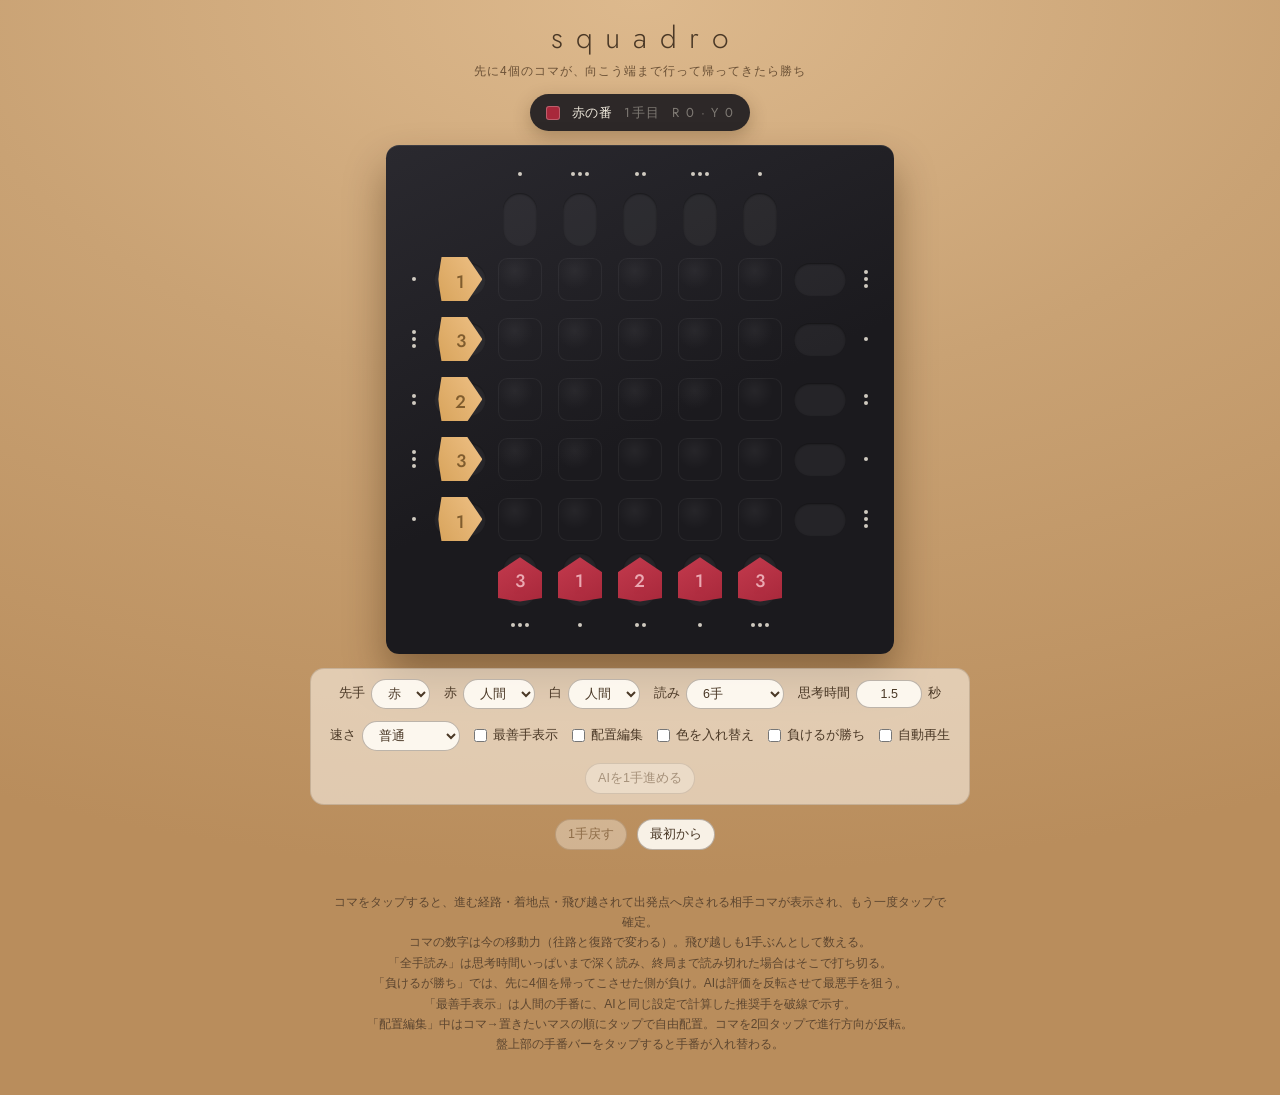
<file: games/squadro.html>
<!DOCTYPE html>
<html lang="ja">
<head>
<meta charset="utf-8">
<meta name="viewport" content="width=device-width, initial-scale=1">
<title>SQUADRO — 2人対戦 / AI対戦</title>
<link rel="preconnect" href="https://fonts.googleapis.com">
<link rel="preconnect" href="https://fonts.gstatic.com" crossorigin>
<link href="https://fonts.googleapis.com/css2?family=Jost:wght@300;500;700&display=swap" rel="stylesheet">
<style>
:root{
  --wood:#c9a274; --wood-2:#b98d5c;
  --board:#1b1a1e; --board-2:#2a292f;
  --ink:#efe9dc; --ink-dim:rgba(239,233,220,.42);
  --red:#a8283b; --amber:#d8a45c;
  --c:clamp(26px, min(9.6vw, calc((100dvh - 162px) / 8.48)), 60px);
  --e:calc(var(--c) * .52);
  --jp:"Hiragino Sans","Hiragino Kaku Gothic ProN","Yu Gothic","Noto Sans JP",sans-serif;
}
*{box-sizing:border-box;margin:0;padding:0}
body{
  min-height:100dvh;
  background:radial-gradient(120% 80% at 50% 0%, #ddb98d 0%, var(--wood) 45%, var(--wood-2) 100%);
  font-family:"Jost",var(--jp);color:#3a2b1c;
  display:flex;flex-direction:column;align-items:center;
  padding:16px 12px 40px;gap:14px;
}
header{text-align:center}
h1{font-weight:300;letter-spacing:.42em;font-size:clamp(20px,5vw,30px);text-transform:lowercase;color:#4a3826;text-indent:.42em}
.sub{font-family:var(--jp);font-size:12px;letter-spacing:.08em;color:#6b5136;margin-top:4px}

.turn{
  display:flex;align-items:center;gap:12px;
  background:rgba(27,26,30,.9);color:var(--ink);
  padding:9px 16px;border-radius:999px;
  font-family:var(--jp);font-size:13px;letter-spacing:.04em;
  box-shadow:0 6px 18px rgba(60,35,10,.28);
}
.turn .chip{width:14px;height:14px;border-radius:3px;box-shadow:inset 0 0 0 1px rgba(255,255,255,.25)}
.turn .score{color:var(--ink-dim);font-family:"Jost";letter-spacing:.1em}
.turn.tappable{cursor:pointer;outline:2px dashed rgba(239,233,220,.45);outline-offset:3px}
.turn.tappable:hover{background:rgba(27,26,30,1)}

.board{
  display:grid;
  grid-template-columns:var(--e) repeat(7, var(--c)) var(--e);
  grid-template-rows:var(--e) repeat(7, var(--c)) var(--e);
  background:linear-gradient(155deg,var(--board-2),var(--board) 55%);
  padding:calc(var(--c)*.22);border-radius:calc(var(--c)*.22);
  box-shadow:0 22px 40px rgba(50,28,6,.4), inset 0 1px 0 rgba(255,255,255,.09);
  touch-action:manipulation;
}
.cell{position:relative;display:flex;align-items:center;justify-content:center}
.play::before{
  content:"";position:absolute;inset:14%;border-radius:22%;
  background:radial-gradient(60% 60% at 38% 30%, rgba(255,255,255,.05), rgba(255,255,255,0) 70%);
  box-shadow:inset 0 0 0 1px rgba(255,255,255,.05);
}
.bay::before{content:"";position:absolute;inset:18% 10%;border-radius:999px;background:rgba(255,255,255,.045);box-shadow:inset 0 1px 2px rgba(0,0,0,.5)}
.bay.h::before{inset:22% 6%}
.bay.v::before{inset:6% 22%}

.dots{display:flex;gap:3px;align-items:center;justify-content:center}
.dots.v{flex-direction:column}
.dots i{width:4px;height:4px;border-radius:50%;background:var(--ink);opacity:.85}

.pc{
  position:absolute;width:74%;height:74%;
  clip-path:polygon(50% 0%, 100% 34%, 100% 92%, 50% 100%, 0% 92%, 0% 34%);
  display:flex;align-items:center;justify-content:center;
  font-size:calc(var(--c)*.3);font-weight:500;transition:transform .18s ease;cursor:default;
}
.pc.R{background:linear-gradient(150deg,#c33a4d,var(--red));color:#ffd9de}
.pc.Y{background:linear-gradient(150deg,#eec085,var(--amber));color:#5a3c15}
.pc .n{transform:rotate(var(--unrot,0deg));opacity:.72;padding-top:8%}
.pc.up{--unrot:0deg}
.pc.down{transform:rotate(180deg);--unrot:180deg}
.pc.right{transform:rotate(90deg);--unrot:-90deg}
.pc.left{transform:rotate(-90deg);--unrot:90deg}
.pc.live{cursor:pointer}
.pc.live:hover{filter:brightness(1.12)}
.pc.sel{outline:2px solid var(--ink);outline-offset:2px}
.pc.doomed{animation:blink .6s ease-in-out infinite alternate}
@keyframes blink{from{filter:brightness(.55) saturate(.4)}to{filter:brightness(1.1)}}

.cell.path::after{content:"";position:absolute;width:26%;height:26%;border-radius:50%;background:var(--ink);opacity:.28}
.cell.target::after{width:64%;height:64%;border-radius:26%;background:none;opacity:1;box-shadow:inset 0 0 0 2px var(--ink)}
.pc.best{outline:2px dashed rgba(239,233,220,.9);outline-offset:3px}
.cell.besttgt::after{content:"";position:absolute;width:64%;height:64%;border-radius:26%;border:2px dashed rgba(239,233,220,.8)}

.panel{
  display:flex;gap:12px 14px;align-items:center;flex-wrap:wrap;justify-content:center;
  font-family:var(--jp);font-size:12.5px;color:#4a3826;
  background:rgba(255,250,242,.55);border:1px solid rgba(60,40,15,.16);
  padding:10px 14px;border-radius:14px;max-width:min(660px,94vw);
}
.panel label{display:flex;align-items:center;gap:6px}
select,button,input[type=number]{
  font-family:var(--jp);font-size:12.5px;
  border:1px solid rgba(40,25,10,.3);background:rgba(255,252,246,.9);
  color:#4a3826;padding:6px 12px;border-radius:999px;cursor:pointer;
}
input[type=number]{width:66px;padding:6px 8px;cursor:text;text-align:right}
button:hover:not(:disabled){background:#fffaf2}
button:disabled,select:disabled,input:disabled{opacity:.38;cursor:default}
[hidden]{display:none!important}
.hud{display:flex;gap:10px;align-items:center;flex-wrap:wrap;justify-content:center}
.info{font-family:var(--jp);font-size:11.5px;color:#6b5136;min-height:1.2em}
.note{font-family:var(--jp);font-size:12px;line-height:1.7;color:#5d4630;max-width:min(620px,92vw);text-align:center}
.win{font-family:var(--jp);font-size:14px;font-weight:700;background:#1b1a1e;color:var(--ink);padding:9px 18px;border-radius:999px}
:focus-visible{outline:2px solid #1b1a1e;outline-offset:3px}
@media (prefers-reduced-motion:reduce){*{animation:none!important;transition:none!important}}
</style>
</head>
<body>

<header>
  <h1>squadro</h1>
  <div class="sub">先に4個のコマが、向こう端まで行って帰ってきたら勝ち</div>
</header>

<div class="turn" id="turnbar">
  <span class="chip" id="chip"></span>
  <span id="turnText">赤の番</span>
  <span class="score" id="moveNo">1手目</span>
  <span class="score" id="score">R 0 · Y 0</span>
</div>

<div class="board" id="board"></div>

<div class="panel">
  <label>先手
    <select id="first"><option value="R">赤</option><option value="Y">白</option></select>
  </label>
  <label><span id="lbR">赤</span>
    <select id="pR"><option value="human">人間</option><option value="ai">AI</option></select>
  </label>
  <label><span id="lbY">白</span>
    <select id="pY"><option value="human">人間</option><option value="ai">AI</option></select>
  </label>
  <label>読み
    <select id="lvl">
      <option value="2">2手</option>
      <option value="4">4手</option>
      <option value="6" selected>6手</option>
      <option value="8">8手</option>
      <option value="12">12手</option>
      <option value="custom">手数指定</option>
      <option value="max">全手読み</option>
    </select>
    <input type="number" id="depth" min="1" max="99" value="10" hidden>
  </label>
  <label>思考時間
    <input type="number" id="tmo" min="0.1" max="600" step="0.5" value="1.5">秒
  </label>
  <label>速さ
    <select id="spd"><option value="250">速い</option><option value="700" selected>普通</option><option value="1400">ゆっくり</option></select>
  </label>
  <label><input type="checkbox" id="hint"> 最善手表示</label>
  <label><input type="checkbox" id="edit"> 配置編集</label>
  <label><input type="checkbox" id="swap"> 色を入れ替え</label>
  <label><input type="checkbox" id="misere"> 負けるが勝ち</label>
  <label><input type="checkbox" id="auto"> 自動再生</label>
  <button id="step">AIを1手進める</button>
</div>

<div class="hud">
  <button id="undo">1手戻す</button>
  <button id="reset">最初から</button>
  <span id="winMsg"></span>
</div>
<div class="info" id="aiInfo"></div>

<p class="note">
  コマをタップすると、進む経路・着地点・飛び越されて出発点へ戻される相手コマが表示され、もう一度タップで確定。<br>
  コマの数字は今の移動力（往路と復路で変わる）。飛び越しも1手ぶんとして数える。<br>
  「全手読み」は思考時間いっぱいまで深く読み、終局まで読み切れた場合はそこで打ち切る。<br>
  「負けるが勝ち」では、先に4個を帰ってこさせた側が負け。AIは評価を反転させて最悪手を狙う。<br>
  「最善手表示」は人間の手番に、AIと同じ設定で計算した推奨手を破線で示す。<br>
  「配置編集」中はコマ→置きたいマスの順にタップで自由配置。コマを2回タップで進行方向が反転。<br>
  盤上部の手番バーをタップすると手番が入れ替わる。
</p>

<script>
/* ============ ルール＋探索（Workerにも同じ定義を渡す） ============ */
const RULES = `
// ドット数: 赤=出発31213/対岸13231、黄=出発13231/対岸31213
var SP={ R:{out:[3,1,2,1,3], back:[1,3,2,3,1]}, Y:{out:[1,3,2,3,1], back:[3,1,2,1,3]} };
function outDir(s){ return s==='R' ? -1 : 1; }   // 赤は下→上、白は左→右
function farEnd(s){ return s==='R' ? 0 : 6; }
function homeEnd(s){ return s==='R' ? 6 : 0; }
function other(s){ return s==='R' ? 'Y' : 'R'; }
function speed(p){ var t=SP[p.side]; return (p.dir===outDir(p.side) ? t.out : t.back)[p.idx]; }

function initState(first){
  return {
    turn: first||'R', moves:0,
    R:[0,1,2,3,4].map(function(i){ return {side:'R',idx:i,pos:6,dir:-1,done:false}; }),   // 列 idx+1 を下(6)→上(0)
    Y:[0,1,2,3,4].map(function(i){ return {side:'Y',idx:i,pos:0,dir:1,done:false}; })     // 行 idx+1 を左(0)→右(6)
  };
}
function oppAt(s,p,step){
  if(step<1||step>5) return null;
  const o = p.side==='R' ? s.Y[step-1] : s.R[step-1];
  return (!o.done && o.pos === p.idx+1) ? o : null;
}
// 点の数 = 動かせる回数。1回で「1マス進む」か「連続する相手コマを飛び越す」
function simulate(s,p,noPath){
  if(p.done) return null;
  const d=p.dir, n=speed(p);
  const inRange = function(v){ return v>=0 && v<=6; };
  let pos=p.pos, jumped=[], path=[], flip=false, fin=false;
  const atEnd = function(){
    return (d===outDir(p.side) && pos===farEnd(p.side)) ||
           (d!==outDir(p.side) && pos===homeEnd(p.side));
  };
  for(let t=0;t<n;t++){
    const next=pos+d;
    if(!inRange(next)) break;
    if(oppAt(s,p,next)){
      let k=pos+d;
      while(inRange(k)){ const o=oppAt(s,p,k); if(!o) break; jumped.push(o); if(!noPath) path.push(k); k+=d; }
      pos=Math.max(0,Math.min(6,k)); if(!noPath) path.push(pos);
    }else{
      pos=next; if(!noPath) path.push(pos);
    }
    if(atEnd()) break;
  }
  if(atEnd()){ if(d===outDir(p.side)) flip=true; else fin=true; }
  return {pos:pos,jumped:jumped,path:path,flip:flip,fin:fin};
}
function perform(s,p,mv){
  const u={p:p, pos:p.pos, dir:p.dir, done:p.done, j:mv.jumped.map(function(o){ return {o:o,pos:o.pos}; })};
  p.pos=mv.pos;
  if(mv.flip) p.dir=-p.dir;
  if(mv.fin) p.done=true;
  for(const o of mv.jumped) o.pos = (o.dir===outDir(o.side)) ? homeEnd(o.side) : farEnd(o.side);
  return u;
}
function unperform(u){
  u.p.pos=u.pos; u.p.dir=u.dir; u.p.done=u.done;
  for(const x of u.j) x.o.pos=x.pos;
}
function goalsOf(s,side){ return s[side].filter(function(p){ return p.done; }).length; }
function winnerOf(s){ return goalsOf(s,'R')>=4 ? 'R' : (goalsOf(s,'Y')>=4 ? 'Y' : null); }
function legal(s,side){
  return s[side].filter(function(p){ return !p.done; })
                .map(function(p){ return {p:p, mv:simulate(s,p,true)}; });
}

/* --- 評価: 残り手数ベース --- */
// side/idx のコマが pos・dir にいるとき、ゴールまで最低何手か
function turnsOf(side,idx,pos,dir){
  const t=SP[side], a=t.out[idx], b=t.back[idx];
  if(dir===outDir(side))
    return Math.ceil(Math.abs(farEnd(side)-pos)/a) + Math.ceil(6/b);
  return Math.ceil(Math.abs(homeEnd(side)-pos)/b);
}
function turnsLeft(p){ return p.done ? 0 : turnsOf(p.side,p.idx,p.pos,p.dir); }
// いま飛ばされたら、そのコマは何手ぶん損するか
function resetLoss(o){
  const np = (o.dir===outDir(o.side)) ? homeEnd(o.side) : farEnd(o.side);
  return turnsOf(o.side,o.idx,np,o.dir) - turnsOf(o.side,o.idx,o.pos,o.dir);
}
// そのコマが今すぐ動いたら、相手に何手ぶん損させられるか
function threatGain(s,p){
  if(p.done) return 0;
  const mv=simulate(s,p,true);
  if(!mv || !mv.jumped.length) return 0;
  let g=0; for(const o of mv.jumped) g+=resetLoss(o);
  return g;
}
// 5個目（＝一番遠いコマ）は妨害役。実際に与えられる手数損で価値を測る
function blockValue(s,p){
  if(p.done || p.pos<1 || p.pos>5) return 0;
  let ahead=0, k=p.pos+p.dir;
  while(k>=0 && k<=6){ if(oppAt(s,p,k)) ahead++; k+=p.dir; }
  return 0.5*threatGain(s,p) + 0.15*ahead;
}
// 相手が次に飛ばしてきたとき、自分が受ける最大の手数損
function dangerTo(s,side){
  const foe=s[other(side)];
  let m=0;
  for(let i=0;i<5;i++){ const g=threatGain(s,foe[i]); if(g>m) m=g; }
  return m;
}
function sideCost(s,side){
  const ps=s[side], v=[0,0,0,0,0];
  let worst=null, worstT=-1;
  for(let i=0;i<5;i++){
    const t=turnsLeft(ps[i]); v[i]=t;
    if(t>worstT){ worstT=t; worst=ps[i]; }
  }
  v.sort(function(a,b){ return a-b; });
  // 勝利条件は4個。5個目の手数は無視し、盤上での妨害力だけを引く
  return v[0]+v[1]+v[2]+v[3] - blockValue(s,worst);
}
// 手番側から見た評価。残り手数が少ないほど良い
var DANGER_W=0.35;   // 相手の飛び越し脅威をどれだけ重く見るか
var MISERE=false;    // 負けるが勝ち: 評価も終局スコアも反転させ、最悪手を狙わせる
function evaluate(s,side){
  const v = sideCost(s,other(side)) - sideCost(s,side) - DANGER_W*dangerTo(s,side) + 0.4;
  return MISERE ? -v : v;
}

/* --- Zobristハッシュ＋置換表 --- */
var ZOB={R:[],Y:[],t:[0,0]}, TT=new Map();
(function(){
  function rnd(){ return (Math.random()*4294967296)>>>0; }
  for(const sd of ['R','Y']) for(let i=0;i<5;i++){
    const a=[]; for(let v=0;v<15;v++) a.push([rnd(),rnd()]);
    ZOB[sd].push(a);
  }
  ZOB.t=[rnd(),rnd()];
})();
function pcode(p){ return p.done ? 14 : (p.pos + (p.dir===outDir(p.side)?0:7)); }  // 復路pos6とゴール済みを区別
var H1=0,H2=0;
function hashOf(s,side){
  let h1=0,h2=0;
  for(let i=0;i<5;i++){
    const a=ZOB.R[i][pcode(s.R[i])], b=ZOB.Y[i][pcode(s.Y[i])];
    h1^=a[0]^b[0]; h2^=a[1]^b[1];
  }
  if(side==='Y'){ h1^=ZOB.t[0]; h2^=ZOB.t[1]; }
  H1=h1>>>0; H2=h2>>>0;
}

/* --- ネガマックス＋αβ＋置換表 --- */
var nodes=0, deadline=0, aborted=false, truncated=false;
var QMAX=8;
// 静止探索: 飛び越しが続く間だけ読み進めて、末端が乱戦のまま切れるのを防ぐ
function quiesce(s, side, alpha, beta, qd){
  const w=winnerOf(s);
  if(w) return (w===side ? 9999 : -9999) * (MISERE?-1:1);
  truncated=true;
  const stand=evaluate(s,side);
  if(qd<=0 || stand>=beta) return stand;
  if((++nodes & 255)===0 && performance.now()>deadline){ aborted=true; return stand; }
  if(stand>alpha) alpha=stand;
  let best=stand;
  const ms=legal(s,side);
  for(const m of ms){
    if(!m.mv.jumped.length) continue;           // 飛び越す手だけ延長
    const u=perform(s,m.p,m.mv);
    const v=-quiesce(s, other(side), -beta, -alpha, qd-1);
    unperform(u);
    if(aborted) return best;
    if(v>best) best=v;
    if(best>alpha) alpha=best;
    if(alpha>=beta) break;
  }
  return best;
}
function negamax(s, side, depth, alpha, beta){
  const w = winnerOf(s);
  if(w) return (w===side ? 9999+depth : -9999-depth) * (MISERE?-1:1);
  if(depth===0) return quiesce(s, side, alpha, beta, QMAX);
  if((++nodes & 255)===0 && performance.now()>deadline){ aborted=true; return evaluate(s,side); }

  hashOf(s,side);
  const k1=H1, k2=H2, e=TT.get(k1);
  let ttIdx=-1;
  if(e && e.k2===k2){
    ttIdx=e.idx;
    if(e.depth>=depth){
      if(e.tr) truncated=true;
      if(e.flag===0) return e.val;
      if(e.flag===1){ if(e.val>alpha) alpha=e.val; }
      else if(e.val<beta) beta=e.val;
      if(alpha>=beta) return e.val;
    }
  }

  const ms = legal(s, side);
  // 置換表の最善手 → 飛び越し数 → 進んだ距離 の順で読む
  ms.sort(function(a,b){
    if(a.p.idx===ttIdx) return -1;
    if(b.p.idx===ttIdx) return 1;
    return (b.mv.jumped.length-a.mv.jumped.length)
        || (Math.abs(b.mv.pos-b.p.pos)-Math.abs(a.mv.pos-a.p.pos));
  });

  const outerTr=truncated; truncated=false;
  const alpha0=alpha;
  let best=-Infinity, bestIdx=-1;
  for(const m of ms){
    const u=perform(s,m.p,m.mv);
    const v=-negamax(s, other(side), depth-1, -beta, -alpha);
    unperform(u);
    if(aborted){ truncated=true; return best>-Infinity?best:v; }
    if(v>best){ best=v; bestIdx=m.p.idx; }
    if(best>alpha) alpha=best;
    if(alpha>=beta) break;
  }
  const myTr=truncated;
  truncated = outerTr || myTr;

  const flag = best<=alpha0 ? 2 : (best>=beta ? 1 : 0);
  if(TT.size>600000) TT.clear();
  TT.set(k1,{k2:k2, depth:depth, val:best, flag:flag, idx:bestIdx, tr:myTr});
  return best;
}
// 反復深化。時間切れになった深さの結果は捨てる
function chooseMove(s, side, maxDepth, budgetMs){
  const ms = legal(s, side);
  if(!ms.length) return null;
  nodes=0; aborted=false; deadline=performance.now()+budgetMs;
  const noise = maxDepth<=2 ? 0.9 : (maxDepth<=4 ? 0.25 : 0);
  let best=ms[0], reached=0, solved=false;
  for(let d=1; d<=maxDepth; d++){
    truncated=false;
    let localBest=null, alpha=-Infinity;
    for(const m of ms){
      const u=perform(s,m.p,m.mv);
      // 弱い設定ではノイズを載せるため全幅、それ以外は直前の最善値で窓を狭める
      const v=-negamax(s, other(side), d-1, -Infinity, noise>0 ? Infinity : -alpha)
              + Math.random()*noise;
      unperform(u);
      if(aborted) break;
      if(v>alpha){ alpha=v; localBest=m; }
    }
    if(aborted) break;
    best=localBest||best; reached=d;
    if(!truncated){ solved=true; break; }      // 終局まで読み切った
    if(alpha>9000) break;                       // 勝ち筋確定
    if(performance.now()>deadline) break;
  }
  return {p:best.p, mv:best.mv, depth:reached, solved:solved, nodes:nodes};
}
`;
eval(RULES);

/* ============ 表示 ============ */
let st, sel=null, prev=null, history=[], timer=null, thinking=false, aiSeq=0, hintSeq=0, hintMove=null, editSel=null;
// 表示色。「色を入れ替え」で赤白の見た目と呼び名だけが入れ替わる（進行方向・移動力は不変）
const nm  = side => (side==='R') !== $('swap').checked ? '赤' : '白';
const cls = side => nm(side)==='赤' ? 'R' : 'Y';
const $ = id => document.getElementById(id);
const board=$('board');
const isAI = side => $(side==='R'?'pR':'pY').value==='ai';
const DRAW_LIMIT = 400;
const drawn = () => st.moves>=DRAW_LIMIT;
const delayMs = () => +$('spd').value;
const budgetMs = () => Math.max(100, (+$('tmo').value||1.5)*1000);
function depthOf(){
  const v=$('lvl').value;
  if(v==='max') return 999;
  if(v==='custom') return Math.max(1, Math.min(99, +$('depth').value||1));
  return +v;
}

function buildBoard(){
  board.innerHTML='';
  for(let gr=0; gr<9; gr++) for(let gc=0; gc<9; gc++){
    const d=document.createElement('div');
    d.className='cell';
    const r=gr-1, c=gc-1;
    if(gr===0||gr===8||gc===0||gc===8){
      if(gr===0 && c>=1 && c<=5) d.appendChild(dots(SP.R.back[c-1],'h'));
      if(gr===8 && c>=1 && c<=5) d.appendChild(dots(SP.R.out[c-1],'h'));
      if(gc===0 && r>=1 && r<=5) d.appendChild(dots(SP.Y.out[r-1],'v'));
      if(gc===8 && r>=1 && r<=5) d.appendChild(dots(SP.Y.back[r-1],'v'));
    }else{
      d.id='c-'+r+'-'+c;
      const corner=(r===0||r===6)&&(c===0||c===6);
      if(!corner){
        if(r>=1&&r<=5&&c>=1&&c<=5) d.className='cell play';
        else if(c===0||c===6) d.className='cell bay h';
        else d.className='cell bay v';
      }
    }
    board.appendChild(d);
  }
}
function dots(n,orient){
  const w=document.createElement('div'); w.className='dots '+orient;
  for(let i=0;i<n;i++) w.appendChild(document.createElement('i'));
  return w;
}

function render(){
  document.querySelectorAll('.cell').forEach(c=>{
    c.classList.remove('path','target','besttgt');
    c.onclick=null;
    c.querySelectorAll('.pc').forEach(x=>x.remove());
  });
  const win=winnerOf(st), edit=$('edit').checked;

  if(edit) document.querySelectorAll('.cell[id^="c-"]').forEach(cell=>{
    const a=cell.id.split('-');
    cell.onclick=()=>editPlace(+a[1], +a[2]);
  });

  ['R','Y'].forEach(side=>{
    st[side].forEach(p=>{
      if(p.done) return;
      const r = side==='R' ? p.pos   : p.idx+1;
      const c = side==='R' ? p.idx+1 : p.pos;
      const el=document.createElement('div');
      el.className='pc '+cls(side)+' '+(side==='R' ? (p.dir<0?'up':'down') : (p.dir>0?'right':'left'));
      el.innerHTML='<span class="n">'+speed(p)+'</span>';
      if(edit){
        el.classList.add('live'); el.tabIndex=0;
        el.onclick=e=>{ e.stopPropagation(); editPick(p); };
      }else if(!win && !drawn() && side===st.turn && !isAI(side) && !thinking){
        el.classList.add('live'); el.tabIndex=0;
        el.onclick=e=>{ e.stopPropagation(); pick(p); };
        el.onkeydown=e=>{ if(e.key==='Enter'||e.key===' '){ e.preventDefault(); pick(p); } };
      }
      if(sel===p || editSel===p) el.classList.add('sel');
      if(!sel && hintMove && hintMove.side===side && hintMove.idx===p.idx) el.classList.add('best');
      if(prev && prev.jumped.includes(p)) el.classList.add('doomed');
      $('c-'+r+'-'+c).appendChild(el);
    });
  });

  if(!sel && !edit && hintMove){
    const p=st[hintMove.side][hintMove.idx];
    if(!p.done){
      const mv=simulate(st,p);
      const r = p.side==='R' ? mv.pos : p.idx+1;
      const c = p.side==='R' ? p.idx+1 : mv.pos;
      const cell=$('c-'+r+'-'+c); if(cell) cell.classList.add('besttgt');
    }
  }

  if(prev && sel){
    prev.path.forEach(v=>{
      const r = sel.side==='R' ? v : sel.idx+1;
      const c = sel.side==='R' ? sel.idx+1 : v;
      const cell=$('c-'+r+'-'+c); if(cell) cell.classList.add('path');
    });
    const r = sel.side==='R' ? prev.pos : sel.idx+1;
    const c = sel.side==='R' ? sel.idx+1 : prev.pos;
    const cell=$('c-'+r+'-'+c);
    if(cell){
      cell.classList.add('target');
      if(!isAI(st.turn) && !thinking) cell.onclick=()=>confirmMove();
    }
  }

  $('turnbar').classList.toggle('tappable', edit);
  $('turnbar').onclick = edit ? flipTurn : null;
  $('lbR').textContent=nm('R'); $('lbY').textContent=nm('Y');
  $('first').options[0].text=nm('R'); $('first').options[1].text=nm('Y');
  $('chip').style.background = cls(st.turn)==='R' ? 'var(--red)' : 'var(--amber)';
  $('turnText').textContent = win ? '—'
    : thinking ? nm(st.turn)+'AI 思考中…'
    : nm(st.turn)+'の番' + (isAI(st.turn)?'（AI）':'')
      + (MISERE?' / 負けるが勝ち':'') + (edit?' / 配置編集中（タップで手番交代）':'');
  $('moveNo').textContent = (win||drawn() ? st.moves+'手で終了' : (st.moves+1)+'手目');
  $('score').textContent = 'R '+goalsOf(st,'R')+' · Y '+goalsOf(st,'Y');
  const victor = win ? (MISERE ? other(win) : win) : null;
  $('winMsg').innerHTML = win ? '<span class="win">'+nm(victor)+'の勝ち'+(MISERE?'（'+nm(win)+'が先に4個）':'')+'</span>'
                        : (drawn() ? '<span class="win">引き分け（'+DRAW_LIMIT+'手）</span>' : '');
  $('undo').disabled = history.length===0 || thinking;
  $('step').disabled = edit || !!win || drawn() || thinking || !isAI(st.turn) || $('auto').checked;
  $('depth').hidden = $('lvl').value!=='custom';
}

/* ============ 操作 ============ */
function pick(p){
  if(sel===p){ confirmMove(); return; }
  sel=p; prev=simulate(st,p); render();
}
function confirmMove(){
  if(!sel||!prev) return;
  history.push(JSON.parse(JSON.stringify(st)));
  perform(st, sel, prev);
  st.turn=other(st.turn); st.moves++;
  sel=null; prev=null; hintMove=null; hintSeq++;
  render(); schedule(); requestHint();
}
board.addEventListener('click',e=>{
  if($('edit').checked) return;
  if(e.target.closest('.pc')||e.target.closest('.target')) return;
  sel=null; prev=null; render();
});

/* ---- 配置編集: コマ→マスの順にタップ。コマを2回タップで向き反転 ---- */
function markDone(p){ p.done = (p.pos===homeEnd(p.side) && p.dir!==outDir(p.side)); }
function editPick(p){
  if(editSel===p){ p.dir=-p.dir; markDone(p); editSel=null; }
  else editSel=p;
  render();
}
function editPlace(r,c){
  if(!editSel) return;
  const p=editSel;
  const lane = p.side==='R' ? (c===p.idx+1 ? r : -1) : (r===p.idx+1 ? c : -1);
  if(lane<0 || lane>6) return;                       // 自分のレーン以外は置けない
  if(lane>=1 && lane<=5){                            // 交差する相手コマとの重ね置きは不可
    const foe = (p.side==='R' ? st.Y : st.R)[lane-1];
    if(foe && !foe.done && foe.pos===p.idx+1) return;
  }
  history.push(JSON.parse(JSON.stringify(st)));
  p.pos=lane; markDone(p); editSel=null;
  render();
}

/* ============ 探索の実行（Workerで動かし画面を止めない） ============ */
let worker='init', jobId=0; const jobs=new Map();
function getWorker(){
  if(worker!=='init') return worker;
  try{
    const src = RULES + `
      onmessage=function(e){
        const d=e.data;
        MISERE=!!d.misere;
        const ch=chooseMove(d.state, d.side, d.depth, d.budget);
        postMessage({job:d.job, res: ch ? {idx:ch.p.idx, side:ch.p.side, depth:ch.depth, solved:ch.solved, nodes:ch.nodes} : null});
      };`;
    worker = new Worker(URL.createObjectURL(new Blob([src],{type:'text/javascript'})));
  }catch(e){ worker=null; }
  return worker;
}
const snapshot = () => JSON.parse(JSON.stringify(st));
function ask(payload, cb){
  const wk=getWorker(), id=++jobId;
  if(wk){
    jobs.set(id,cb);
    wk.onmessage=e=>{ const c=jobs.get(e.data.job); if(c){ jobs.delete(e.data.job); c(e.data.res); } };
    wk.postMessage(Object.assign({job:id}, payload));
  }else{
    setTimeout(()=>{
      MISERE=payload.misere;
      const ch=chooseMove(payload.state, payload.side, payload.depth, payload.budget);
      cb(ch ? {idx:ch.p.idx, side:ch.p.side, depth:ch.depth, solved:ch.solved} : null);
    },30);
  }
}
const settings = () => ({state:snapshot(), side:st.turn, depth:depthOf(), budget:budgetMs(), misere:MISERE});

/* --- AIの手番 --- */
function schedule(){
  clearTimeout(timer); timer=null;
  if(winnerOf(st)||drawn()||thinking||$('edit').checked) return;
  if(!isAI(st.turn)||!$('auto').checked) return;
  timer=setTimeout(aiTurn, 120);
}
function aiTurn(){
  if(thinking||winnerOf(st)||drawn()||!isAI(st.turn)||$('edit').checked) return;
  thinking=true; sel=null; prev=null; hintMove=null; render();
  const side=st.turn, seq=++aiSeq, t0=performance.now();
  ask(settings(), res=>{
    if(seq!==aiSeq) return;                        // 中断済みの思考は破棄
    thinking=false;
    if(!res){ render(); return; }
    const p=st[res.side][res.idx];
    sel=p; prev=simulate(st,p);                    // 予定手を提示してから着手
    $('aiInfo').textContent = nm(side)+'AI: 深さ'+res.depth
      + (res.solved?'（読み切り）':'') + ' / '+Math.round(performance.now()-t0)+'ms';
    render();
    setTimeout(()=>{ if(seq===aiSeq) confirmMove(); }, Math.max(180, delayMs()*0.6));
  });
}

/* --- 人間の手番の最善手表示（AIと同じ設定で計算） --- */
function requestHint(){
  hintMove=null; hintSeq++;
  const on = $('hint').checked && !$('edit').checked && !winnerOf(st) && !drawn() && !isAI(st.turn) && !thinking;
  render();
  if(!on) return;
  const seq=hintSeq, t0=performance.now();
  ask(settings(), res=>{
    if(seq!==hintSeq || !res) return;
    hintMove={side:res.side, idx:res.idx};
    $('aiInfo').textContent = '最善手: 深さ'+res.depth + (res.solved?'（読み切り）':'')
      + ' / '+Math.round(performance.now()-t0)+'ms' + (MISERE?'（負けるが勝ち）':'');
    render();
  });
}

function abortAI(){
  aiSeq++; hintSeq++; thinking=false; hintMove=null;
  clearTimeout(timer); timer=null; jobs.clear();
  if(worker && worker!=='init'){ worker.terminate(); worker='init'; }
}
function newGame(){
  abortAI(); st=initState($('first').value);
  history=[]; sel=null; prev=null; $('aiInfo').textContent=''; render(); schedule(); requestHint();
}

$('step').onclick=aiTurn;
$('auto').onchange=()=>{ render(); schedule(); };
$('hint').onchange=requestHint;
$('swap').onchange=render;
$('edit').onchange=()=>{
  editSel=null; sel=null; prev=null;
  if($('edit').checked){ abortAI(); $('auto').checked=false; }
  render(); requestHint(); schedule();
};
function flipTurn(){
  if(!$('edit').checked) return;
  history.push(JSON.parse(JSON.stringify(st)));
  st.turn=other(st.turn); render();
}
$('misere').onchange=()=>{ MISERE=$('misere').checked; requestHint(); };
$('lvl').onchange=()=>{ render(); requestHint(); };
$('depth').onchange=requestHint;
$('tmo').onchange=requestHint;
['pR','pY'].forEach(id=>$(id).onchange=()=>{ sel=null; prev=null; render(); schedule(); requestHint(); });
$('first').onchange=newGame;
$('reset').onclick=newGame;
$('undo').onclick=()=>{
  if(!history.length) return;
  abortAI(); $('auto').checked=false;
  st=history.pop(); sel=null; prev=null; render(); requestHint();
};

st=initState('R');
buildBoard(); render();
</script>
</body>
</html>
</file>
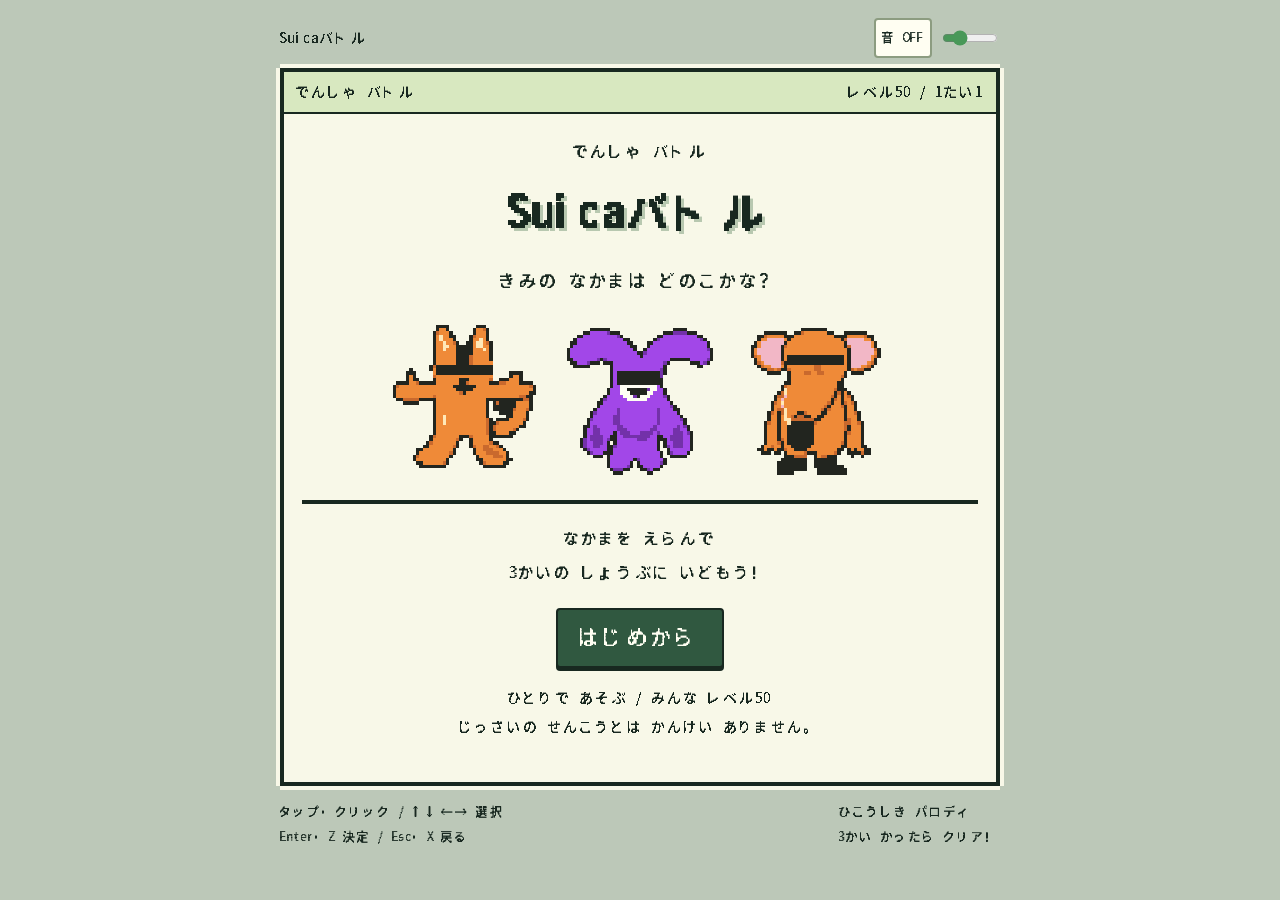
<file: games/suica_battle.html>
<!doctype html>
<html lang="ja"><head><meta charset="utf-8"><meta name="viewport" content="width=device-width,initial-scale=1,viewport-fit=cover"><meta name="theme-color" content="#e8ecdf"><title>Suicaバトル</title>
<!-- TouchGB bitmap-derived glyphs: Noto Sans CJK, SIL Open Font License 1.1. -->
<style>
@font-face{font-family:TouchGB;src:url([data-uri]) format("woff");font-weight:400;font-display:swap;}
:root{--ink:#182820;--paper:#f8f8e8;--shade:#b8c8b0;--green:#489858;--blue:#88b8b0}*{box-sizing:border-box}html{background:#bcc8b8}body{margin:0;color:var(--ink);font-family:TouchGB,monospace;font-weight:400;min-height:100svh;background:#bcc8b8;line-height:1.5}button,input,select{font:inherit}button{color:var(--ink);background:none;border:0;cursor:pointer;border-radius:0;min-height:44px;padding:6px 12px;touch-action:manipulation;text-align:left;position:relative;box-shadow:none}button:before{content:'';width:10px;height:14px;display:inline-block;margin-right:8px;vertical-align:-1px;background:transparent;clip-path:polygon(0 0,35% 0,35% 18%,65% 18%,65% 36%,100% 36%,100% 64%,65% 64%,65% 82%,35% 82%,35% 100%,0 100%)}button:hover:before,button:focus-visible:before,button.selected:before,button[aria-pressed=true]:before{background:var(--ink)}button:focus-visible{outline:2px dashed var(--ink);outline-offset:-4px}button:disabled{opacity:.35;cursor:default}.app{max-width:748px;margin:auto;padding:18px 14px}.mast{display:flex;justify-content:space-between;align-items:center;margin-bottom:10px;gap:8px;font-size:12px}.audio{display:flex;align-items:center;gap:8px}.audio button{font-size:12px;min-height:32px;padding:3px 6px;border:2px solid var(--ink)}.audio button:before{display:none}.audio input{accent-color:var(--green);width:56px}.machine{background:var(--paper);border:4px solid var(--ink);box-shadow:4px 0 var(--paper),-4px 0 var(--paper),0 4px var(--paper),0 -4px var(--paper)}.topline{display:flex;justify-content:space-between;gap:8px;padding:8px 12px;font-size:12px;border-bottom:2px solid var(--ink);background:#d8e8c0}.footer{display:flex;justify-content:space-between;gap:12px;padding:14px 0 0;font-size:10px;line-height:1.8}.sprite{image-rendering:pixelated;object-fit:contain}.content{padding:18px}.title{text-align:center;padding:24px 18px}.title h1{font-size:48px;line-height:1.35;margin:16px 0;letter-spacing:0;text-shadow:3px 3px #b8c8b0}.subtitle{font-size:16px}.ticket{font-size:14px}.cast{display:flex;align-items:flex-end;justify-content:center;gap:14px;margin:22px 0}.cast img{width:29%;max-width:160px;animation:bob 2.4s steps(2,end) infinite}.cast img:nth-child(2){animation-delay:-.8s}.cast img:nth-child(3){animation-delay:-1.6s}.line{height:4px;background:var(--ink);margin:18px 0}.title button{display:block;width:max-content;max-width:100%;margin:16px auto;border:4px double var(--ink);font-size:20px}.fine{font-size:10px;line-height:1.8}.section-title{font-size:20px;margin:0 0 12px}.small,.muted{font-size:12px}.cards{display:grid;grid-template-columns:repeat(3,1fr);gap:8px;margin-top:16px}.card{border:4px solid transparent;text-align:center;padding:8px 0}.card.active{border-color:var(--ink);background:#e0e8c8}.card:before{position:absolute;bottom:0;left:8px;margin:0}.card .code{display:none}.card img{width:100%;max-width:144px;display:block;margin:auto}.card strong{display:block;font-size:18px;font-weight:400}.card small{display:none}.profile{border:4px double var(--ink);margin-top:14px;padding:12px}.profile p{margin:0 0 10px;font-size:14px;line-height:1.8}.moves-preview{display:grid;grid-template-columns:1fr 1fr;gap:4px 12px;margin-bottom:12px}.preview{font-size:11px;line-height:1.7;padding:4px 0}.preview b{font-weight:400;font-size:13px}.actions{border:4px double var(--ink);display:flex;flex-wrap:wrap;gap:0;margin-top:12px}.actions button{flex:1;white-space:nowrap;font-size:16px}.arena{height:auto;aspect-ratio:1.82;position:relative;overflow:hidden;background:var(--paper)}.enemy-shadow,.player-shadow{display:none}.fighter{position:absolute;width:36%;height:63%;display:flex;align-items:center;justify-content:center;will-change:transform,opacity}.fighter img{height:100%;max-width:100%;image-rendering:pixelated}.fighter.enemy{right:3%;top:1%;animation:enterEnemy .5s steps(8)}.fighter.player{left:1%;bottom:-5%;width:44%;height:73%;animation:enterPlayer .5s steps(8)}.hud{position:absolute;width:48%;line-height:1.45;z-index:3;font-size:22px}.hud.enemy{left:4%;top:6%;border-left:4px solid;border-bottom:4px solid;padding:0 10px 8px}.hud.player{right:3%;bottom:6%;border-right:4px solid;border-bottom:4px solid;padding:0 10px 6px}.name-line{display:flex;justify-content:space-between;gap:4px}.name-line strong{font-weight:400}.level{font-size:.75em}.hp-row{display:flex;align-items:center;gap:6px;font-size:14px;margin-top:3px}.hp-label{font-size:12px;color:#887028}.bar{height:10px;border:2px solid var(--ink);flex:1;background:#d8d8c0}.bar i{display:block;height:100%;transition:width .4s linear,background .2s}.hp-number{text-align:right;font-size:.8em}.status{font-size:12px;min-height:18px}.console{margin:0 8px;border:6px double var(--ink);display:grid;grid-template-columns:1fr 44%;min-height:156px;background:var(--paper)}.message{padding:12px 14px;line-height:1.8;font-size:20px;position:relative;cursor:pointer;min-height:144px;white-space:normal}.message .hint{position:absolute;right:10px;bottom:5px;font-size:10px}.command{border-left:4px solid var(--ink);height:100%;display:grid;grid-template-columns:1fr 1fr;padding:10px 2px;align-content:center}.command button{font-size:20px;padding:4px 2px;min-height:48px;white-space:nowrap}.command button:last-child{grid-column:2}.console.choosing{display:block;min-height:220px}.console.choosing>.message{display:none}#controls{height:100%}.move-panel{display:grid;grid-template-columns:40% 60%;min-height:212px}.move-info{border-right:4px solid var(--ink);padding:10px 10px;font-size:14px;line-height:1.6}.move-info .pp{font-size:20px;margin-bottom:8px}.move-info .spec{font-size:12px}.move-info p{font-size:13px;line-height:1.7;margin:10px 0 0}.move-list{padding:4px 6px;display:flex;flex-direction:column;justify-content:center}.move-list>button{font-size:20px;min-height:40px;padding:3px 4px;white-space:nowrap}.move-nav{display:flex;border-top:2px solid var(--ink);margin-top:4px}.move-nav button{font-size:13px;min-height:36px;flex:1;padding:3px 1px;white-space:nowrap}.move-nav button:before{width:7px;height:10px;margin-right:4px}.waiting{height:100%;border-left:4px solid var(--ink);display:flex;align-items:center;justify-content:center;font-size:14px}.battle-foot{padding:8px 12px;display:flex;justify-content:space-between;gap:8px;align-items:center;font-size:11px}.battle-foot select{font:inherit;background:var(--paper);color:var(--ink);border:2px solid var(--ink);border-radius:0;padding:2px}.intro{text-align:center;padding:24px 16px}.intro img{width:192px;max-width:50%}.intro h2{font-size:24px;line-height:1.6;font-weight:400}.intro p{font-size:18px;line-height:1.8;white-space:pre-line}.intro .ticket{display:block}.intro>.primary{border:4px double var(--ink);font-size:18px}.rounds{display:flex;justify-content:center;gap:10px;margin:18px 0}.rounds span{border:2px solid;padding:5px 8px;font-size:14px}.rounds .done{background:#c8d8a8}.stats{display:flex;justify-content:center;gap:24px;flex-wrap:wrap;margin:20px 0}.stats b{display:block;font-size:28px;font-weight:400}.stats span{font-size:12px}.modal-shade{position:fixed;inset:0;background:#18282080;z-index:10;display:flex;align-items:center;justify-content:center;padding:18px}.modal{background:var(--paper);border:6px double var(--ink);padding:16px;width:440px;max-width:100%}.modal h2{font-size:20px;font-weight:400;margin:0 0 12px}.modal p{line-height:1.9;font-size:14px;white-space:pre-line}.modal .actions{border:none;border-top:2px solid;display:block}.modal .actions button{display:block;width:100%;font-size:18px}.fx{position:absolute;inset:0;pointer-events:none;z-index:4;width:100%;height:100%;image-rendering:pixelated}.underground{opacity:0!important;transform:translateY(70px)!important}.faint{opacity:0!important;transform:translateY(90px)!important;transition:all .5s steps(8)}.hit{animation:hit .3s steps(2) 2}.attack-player{animation:attackPlayer .3s steps(4)!important}.attack-enemy{animation:attackEnemy .3s steps(4)!important}@keyframes bob{50%{transform:translateY(-4px)}}@keyframes enterEnemy{from{transform:translateX(220px)}to{transform:translateX(0)}}@keyframes enterPlayer{from{transform:translateX(-220px)}to{transform:translateX(0)}}@keyframes hit{50%{opacity:0}}@keyframes attackPlayer{50%{transform:translate(16px,-8px)}}@keyframes attackEnemy{50%{transform:translate(-16px,8px)}}
@media(max-width:550px){.app{padding:10px 8px}.mast{font-size:10px}.audio{gap:4px}.audio input{width:42px}.topline{font-size:10px;padding:6px 8px}.title{padding:18px 12px}.title h1{font-size:32px}.subtitle{font-size:14px}.cast{gap:6px}.title button{font-size:18px}.content{padding:14px 8px}.section-title{font-size:17px}.content>.small{font-size:11px}.cards{gap:2px}.card{padding:8px 0;border-width:2px}.card strong{font-size:15px}.profile{padding:8px}.profile p{font-size:12px}.preview{font-size:10px}.preview b{font-size:12px}.actions button{font-size:13px;padding:8px 3px}.actions button:before{width:7px;margin-right:4px}.arena{aspect-ratio:1.42}.fighter.enemy{width:41%;right:0;top:3%}.fighter.player{width:46%;height:65%;bottom:-1%;left:0}.hud{font-size:16px;width:49%}.hud.enemy{left:2%;padding:0 5px 6px;border-width:3px}.hud.player{right:2%;bottom:5%;padding:0 5px 4px;border-width:3px}.level{font-size:12px}.hp-row{gap:4px}.hp-label{font-size:10px}.bar{height:8px}.status{font-size:10px;min-height:14px}.console{margin:0 5px;grid-template-columns:1fr 47%;border-width:6px;min-height:140px}.message{font-size:16px;padding:10px 8px;min-height:132px;line-height:1.8}.message .hint{font-size:8px;right:5px}.command{border-left-width:3px;padding:8px 0}.command button{font-size:14px;min-height:44px;padding:2px 0}.command button:before{width:7px;height:10px;margin-right:3px}.console.choosing{min-height:234px}.move-panel{grid-template-columns:38% 62%;min-height:222px}.move-info{padding:8px 6px;border-right-width:3px;font-size:12px}.move-info .pp{font-size:16px}.move-info .spec{font-size:10px;line-height:1.8}.move-info p{font-size:11px;line-height:1.8;margin-top:8px}.move-list{padding:3px 2px}.move-list>button{font-size:14px;min-height:44px;padding:2px 0;letter-spacing:-.3px}.move-list>button:before{width:7px;height:10px;margin-right:3px}.move-nav button{font-size:11px;min-height:36px}.waiting{font-size:11px;border-left-width:3px}.battle-foot{font-size:10px;padding:8px}.footer{font-size:8px}.intro{padding:18px 10px}.intro h2{font-size:20px}.intro p{font-size:15px}.intro img{width:160px}.modal{padding:12px}.modal h2{font-size:17px}.modal p{font-size:12px}.modal .actions button{font-size:16px}}
@media(prefers-reduced-motion:reduce){.cast img{animation:none}.bar i{transition:none}}

/* Clear interactive controls, retaining the pixel font and limited-color screen. */
button{background:#fffef2;border:2px solid #8c9c80;border-radius:4px;box-shadow:0 3px 0 #a8b898;transition:background .1s,box-shadow .1s;min-height:46px}button:hover:not(:disabled){background:#e8efd8;border-color:var(--ink)}button:active:not(:disabled){box-shadow:none;transform:translateY(2px)}button:focus-visible{outline:3px solid #589878;outline-offset:2px}button:disabled{box-shadow:none;background:#e0e0d0}.primary,#use-move,.command button:first-child{background:#305840;color:#fffef2;border-color:#182820;box-shadow:0 3px 0 #182820}.primary:hover:not(:disabled),#use-move:hover:not(:disabled),.command button:first-child:hover:not(:disabled){background:#406c50}.primary:before,#use-move:before,.command button:first-child:before{display:none}.audio button{box-shadow:none;border-color:#8c9c80}.title button{padding:10px 22px;border:2px solid #182820;min-height:50px}.card{border:2px solid #a8b898;border-radius:4px;padding:12px 0 24px;box-shadow:0 3px 0 #a8b898}.card.active{border:2px solid var(--ink);background:#dceac8;box-shadow:0 3px 0 var(--ink)}.card.active:after{content:'えらんでいる';position:absolute;bottom:4px;left:0;right:0;font-size:10px;text-align:center}.card:before{display:none}.actions{border:0;gap:10px}.actions button{padding:8px 12px;min-height:48px}.command{grid-template-columns:1fr;padding:10px;gap:8px}.command button{font-size:18px;padding:6px 12px;min-height:44px}.command button:last-child{grid-column:auto}.console:not(.choosing){min-height:188px}.message{min-height:176px}.move-list{padding:8px;gap:6px}.move-list>button{font-size:18px;min-height:44px;padding:5px 8px;border-color:#b0bca0;box-shadow:none}.move-list>button.selected{background:#d4e8bc;border-color:#305840;box-shadow:inset 3px 0 0 #305840}.move-list>button:before{margin-right:8px}.move-nav{border:0;gap:8px;margin-top:4px}.move-nav button{padding:6px;min-height:44px;font-size:12px}.move-nav #use-move{flex:2}.move-nav #back-moves{flex:1}.move-info{padding-top:14px}.move-info .selected-label{font-size:11px;margin-bottom:6px}.move-info .selected-name{font-size:15px;margin-bottom:12px;overflow-wrap:anywhere}.modal .actions{border:0;display:grid;gap:10px}.modal .actions button{font-size:16px;min-height:48px}.intro>.primary{border:2px solid #182820;padding:10px 18px}
@media(max-width:550px){.card{padding:8px 0 22px}.card.active:after{font-size:9px}.actions{gap:8px}.actions button{font-size:12px;padding:8px 4px}.command{padding:8px;gap:8px}.command button{font-size:15px;padding:6px 8px;min-height:44px}.move-list{padding:6px;gap:6px}.move-list>button{font-size:14px;min-height:46px;padding:6px 3px}.move-list>button:before{margin-right:4px}.move-nav{gap:6px}.move-nav button{font-size:10px;padding:6px 3px;min-height:46px}.move-info{padding:10px 6px}.move-info .selected-label{font-size:9px}.move-info .selected-name{font-size:11px;margin-bottom:10px}.move-info .pp{font-size:14px}.modal .actions button{font-size:14px}.console:not(.choosing){min-height:188px}}

/* Comfortable text sizes on desktop and phones. */
body{font-size:18px}.mast,.topline{font-size:16px}.topline{flex-wrap:wrap;row-gap:4px}.audio button{font-size:14px;min-height:40px}.footer{font-size:14px;line-height:1.8;flex-wrap:wrap}.fine,.small,.muted{font-size:16px}.subtitle{font-size:20px}.ticket{font-size:18px}.title button{font-size:24px;min-height:56px}.section-title{font-size:24px}.content>.small{font-size:16px}.card strong{font-size:20px}.card{padding-bottom:32px}.card.active:after{font-size:14px;bottom:6px}.profile p{font-size:18px;line-height:1.8}.profile .small{font-size:16px}.preview{font-size:16px;line-height:1.8;padding:8px 0}.preview b{font-size:18px}.actions button{font-size:18px;white-space:normal;min-height:52px}.hud{font-size:24px}.level{font-size:18px}.hp-label{font-size:14px}.hp-number{font-size:20px}.status{font-size:16px;min-height:24px}.message{font-size:22px;line-height:1.9;padding-bottom:38px}.message .hint{font-size:14px;bottom:10px}.command button{font-size:20px;min-height:52px}.move-info{font-size:18px;padding:14px 12px}.move-info .selected-label{font-size:16px}.move-info .selected-name{font-size:20px;line-height:1.6}.move-info .pp{font-size:22px}.move-info .spec{font-size:16px;line-height:1.8}.move-info p{font-size:18px;line-height:1.8}.move-list>button{font-size:20px;min-height:54px;white-space:normal;overflow-wrap:anywhere;line-height:1.6}.move-nav button{font-size:16px;min-height:52px;white-space:normal;line-height:1.6}.move-nav #use-move{flex:2}.battle-foot{font-size:14px;flex-wrap:wrap}.battle-foot select{font-size:16px;padding:5px}.intro p{font-size:20px}.intro .small{font-size:16px}.rounds span{font-size:16px}.stats span{font-size:16px}.modal{width:520px;max-height:90svh;overflow-y:auto}.modal p{font-size:18px;line-height:1.9}.modal h2{font-size:22px}.modal .actions button{font-size:18px;min-height:52px}
@media(max-width:550px){body{font-size:16px}.mast{font-size:14px;flex-wrap:wrap}.audio button{font-size:14px}.topline{font-size:14px;padding:8px}.footer{font-size:14px;display:block}.footer>span{display:block;margin-top:8px}.fine,.small,.muted,.content>.small{font-size:14px}.title{padding:18px 12px}.title h1{font-size:32px}.title .subtitle{font-size:18px}.title button{font-size:22px}.section-title{font-size:20px}.card strong{font-size:16px}.card{padding-bottom:32px}.card.active:after{font-size:12px}.profile p{font-size:16px}.profile .small{font-size:14px}.moves-preview{grid-template-columns:1fr}.preview{font-size:16px;padding:8px 0;border-bottom:1px solid #b0bca0}.preview b{font-size:18px}.actions{flex-direction:column;gap:10px}.actions button{font-size:16px;min-height:52px;padding:10px}.hud{font-size:19px}.level{font-size:14px}.hp-number{font-size:18px}.hp-label{font-size:12px}.status{font-size:14px;min-height:20px}.console:not(.choosing){grid-template-columns:1fr}.message{font-size:18px;min-height:124px;padding:12px 10px 34px;line-height:1.8}.message .hint{font-size:14px;right:10px;bottom:7px}.command{border-left:0;border-top:3px solid var(--ink);padding:10px;gap:10px}.command button{font-size:18px;min-height:50px;padding:10px}.move-panel{display:flex;flex-direction:column}.move-info{border-right:0;border-bottom:3px solid var(--ink);padding:12px;display:grid;grid-template-columns:1fr auto;gap:4px 10px;font-size:16px}.move-info .selected-label{font-size:14px;grid-column:1;grid-row:1}.move-info .selected-name{font-size:18px;grid-column:1;grid-row:2;margin:0;line-height:1.6}.move-info .pp{font-size:18px;grid-column:2;grid-row:1 / 3;margin:0;align-self:center;white-space:nowrap}.move-info>div:nth-child(4){font-size:16px;grid-column:1;grid-row:3;align-self:center}.move-info .spec{font-size:14px;grid-column:2;grid-row:3;line-height:1.8}.move-info p{font-size:16px;grid-column:1/-1;margin:8px 0 0;line-height:1.8}.move-list{display:grid;grid-template-columns:1fr 1fr;padding:10px;gap:10px}.move-list>button{font-size:16px;min-height:64px;padding:8px 5px;letter-spacing:0;white-space:normal;line-height:1.6}.move-list>button:before{margin-right:4px}.move-nav{grid-column:1/-1;gap:10px}.move-nav button{font-size:16px;min-height:54px;padding:8px 5px;line-height:1.6;white-space:normal}.battle-foot{font-size:14px;gap:10px}.battle-foot select{font-size:16px}.waiting{font-size:18px;min-height:64px;border:0}.intro p{font-size:18px}.intro .small{font-size:16px}.stats span{font-size:14px}.rounds span{font-size:14px}.modal p{font-size:16px}.modal h2{font-size:20px}.modal .actions button{font-size:16px;min-height:52px}}
@media(max-width:550px){.fighter.enemy{height:52%;top:1%}.card.active:after{font-size:14px}.hp-label{font-size:14px}}
@media(max-width:550px){.move-list{grid-template-columns:1fr}.move-list>button{min-height:52px;padding:10px;font-size:18px}.move-nav{grid-column:1}}

.reward-box{border:4px double var(--ink);padding:16px;font-size:18px;line-height:1.9;margin:18px auto;max-width:470px}.reward-box strong{display:block;font-size:24px}.shop-summary{border:4px double var(--ink);padding:12px;display:grid;gap:8px;font-size:18px}.shop-summary b{font-weight:400}.shop-notice{min-height:56px;font-size:18px;line-height:1.8}.shop-list{display:grid;gap:12px}.shop-row{display:grid;grid-template-columns:1fr 150px;gap:12px;align-items:center;border:2px solid #a8b898;padding:12px;background:#fffef2}.shop-row strong{font-size:18px;font-weight:400}.shop-row p{font-size:16px;line-height:1.8;margin:8px 0 0}.shop-row button{font-size:18px;line-height:1.7;min-height:64px;text-align:center}.shop-row button:before{display:none}.kiosk .small{line-height:1.9}.bag-controls{padding:14px;display:grid;gap:12px}.bag-controls h3{font-size:20px;font-weight:400;margin:0}.bag-controls>button{font-size:18px;padding:12px;min-height:60px}.bag-controls small{display:block;font-size:16px;line-height:1.8;margin-top:8px}.bag-controls p{font-size:16px;margin:0;line-height:1.8}@media(max-width:550px){.shop-row{grid-template-columns:1fr 105px;padding:10px;gap:8px}.shop-row strong{font-size:16px}.shop-row p{font-size:16px}.shop-row button{font-size:16px;padding:8px 4px}.shop-summary,.shop-notice{font-size:16px}.reward-box{font-size:16px;padding:12px}.reward-box strong{font-size:22px}.bag-controls>button{font-size:18px}.bag-controls small{font-size:16px}.command{grid-template-columns:1fr 1fr}.command button{font-size:17px;padding:10px 5px}}
.shop-row button:disabled{opacity:1;color:#687260;background:#e0e4d8;border-color:#a8b098}
</style><!-- TouchGB font notice: Copyright 2010-2012 Google Corporation.
—————————————————————————————-
SIL OPEN FONT LICENSE Version 1.1 - 26 February 2007
—————————————————————————————-

PREAMBLE

The goals of the Open Font License (OFL) are to stimulate worldwide
development of collaborative font projects, to support the font
creation efforts of academic and linguistic communities, and to provide
a free and open framework in which fonts may be shared and improved in
partnership with others.

The OFL allows the licensed fonts to be used, studied, modified and
redistributed freely as long as they are not sold by themselves. The
fonts, including any derivative works, can be bundled, embedded,
redistributed and/or sold with any software provided that any reserved
names are not used by derivative works. The fonts and derivatives,
however, cannot be released under any other type of license. The
requirement for fonts to remain under this license does not apply to
any document created using the fonts or their derivatives.

DEFINITIONS

"Font Software" refers to the set of files released by the Copyright
Holder(s) under this license and clearly marked as such. This may
include source files, build scripts and documentation.

"Reserved Font Name" refers to any names specified as such after the
copyright statement(s).

"Original Version" refers to the collection of Font Software components
as distributed by the Copyright Holder(s).

"Modified Version" refers to any derivative made by adding to,
deleting, or substituting — in part or in whole — any of the
components of the Original Version, by changing formats or by porting
the Font Software to a new environment.

"Author" refers to any designer, engineer, programmer, technical writer
or other person who contributed to the Font Software.

PERMISSION & CONDITIONS

Permission is hereby granted, free of charge, to any person obtaining a
copy of the Font Software, to use, study, copy, merge, embed, modify,
redistribute, and sell modified and unmodified copies of the Font
Software, subject to the following conditions:

1) Neither the Font Software nor any of its individual components, in
Original or Modified Versions, may be sold by itself.

2) Original or Modified Versions of the Font Software may be bundled,
redistributed and/or sold with any software, provided that each copy
contains the above copyright notice and this license. These can be
included either as stand-alone text files, human-readable headers or
in the appropriate machine-readable metadata fields within text or
binary files as long as those fields can be easily viewed by the user.

3) No Modified Version of the Font Software may use the Reserved Font
Name(s) unless explicit written permission is granted by the
corresponding Copyright Holder. This restriction only applies to the
primary font name as presented to the users.

4) The name(s) of the Copyright Holder(s) or the Author(s) of the Font
Software shall not be used to promote, endorse or advertise any
Modified Version, except to acknowledge the contribution(s) of the
Copyright Holder(s) and the Author(s) or with their explicit written
permission.

5) The Font Software, modified or unmodified, in part or in whole, must
be distributed entirely under this license, and must not be distributed
under any other license. The requirement for fonts to remain under this
license does not apply to any document created using the Font Software.

TERMINATION

This license becomes null and void if any of the above conditions are
not met.

DISCLAIMER

THE FONT SOFTWARE IS PROVIDED "AS IS", WITHOUT WARRANTY OF ANY KIND,
EXPRESS OR IMPLIED, INCLUDING BUT NOT LIMITED TO ANY WARRANTIES OF
MERCHANTABILITY, FITNESS FOR A PARTICULAR PURPOSE AND NONINFRINGEMENT
OF COPYRIGHT, PATENT, TRADEMARK, OR OTHER RIGHT. IN NO EVENT SHALL THE
COPYRIGHT HOLDER BE LIABLE FOR ANY CLAIM, DAMAGES OR OTHER LIABILITY,
INCLUDING ANY GENERAL, SPECIAL, INDIRECT, INCIDENTAL, OR CONSEQUENTIAL
DAMAGES, WHETHER IN AN ACTION OF CONTRACT, TORT OR OTHERWISE, ARISING
FROM, OUT OF THE USE OR INABILITY TO USE THE FONT SOFTWARE OR FROM
OTHER DEALINGS IN THE FONT SOFTWARE.
-->
</head><body><main class="app"><header class="mast"><span class="brand">Suicaバトル</span><div class="audio"><button id="mute" aria-label="音声をオンにする">音 OFF</button><input id="volume" aria-label="音量" type="range" min="0" max="100" value="24"></div></header><section class="machine"><div class="topline"><span id="route">でんしゃ バトル</span><span>レベル50 / 1たい1</span></div><div id="screen"></div></section><footer class="footer"><span>タップ・クリック / ↑↓←→ 選択<br>Enter・Z 決定 / Esc・X 戻る</span><span>ひこうしき パロディ<br>3かい かったら クリア！</span></footer></main><div id="overlay"></div>
<script>
'use strict';
// Original sprite shapes are rasterized to 48px fronts and 32px backs with a limited palette.
const Sprite=(()=>{const cache={};function make(id,back=false){const key=id+"-"+back;if(cache[key])return cache[key];const c=document.createElement('canvas');c.width=96;c.height=96;const g=c.getContext('2d');g.imageSmoothingEnabled=false;const O='#22251f',cream='#ffe8b8',orange='#ef8a38',shade='#c9692d',purple='#a247e8',darkPurple='#7331a9';
function poly(points,color,stroke=O){g.beginPath();points.forEach((p,i)=>i?g.lineTo(...p):g.moveTo(...p));g.closePath();g.fillStyle=color;g.fill();if(stroke){g.strokeStyle=stroke;g.lineWidth=2;g.lineJoin='miter';g.stroke()}}
function ellipse(x,y,rx,ry,col,stroke){g.beginPath();g.ellipse(x,y,rx,ry,0,0,Math.PI*2);g.fillStyle=col;g.fill();if(stroke){g.strokeStyle=stroke;g.lineWidth=2;g.stroke()}}
function rect(x,y,w,h,col){g.fillStyle=col;g.fillRect(x,y,w,h)}function band(x,y,w){rect(x,y,w,7,'#121510');rect(x+1,y+1,w-2,1,'#35382d')}
function smile(x,y){poly([[x-7,y],[x-4,y+4],[x,y+5],[x+5,y+3],[x+7,y]],O,null);rect(x-3,y+1,6,1,cream)}
if(id===0){ // Railway-striped squirrel, broad ears and curling tail.
poly([[63,62],[73,60],[77,51],[74,46],[72,48],[71,55],[64,55],[66,45],[71,39],[79,38],[85,43],[87,51],[83,63],[74,70],[64,71]],orange);poly([[65,55],[69,45],[75,41],[80,41],[84,45],[78,46],[75,53],[72,58]],O,null);
poly([[29,38],[22,39],[17,36],[15,31],[12,32],[13,38],[6,39],[4,44],[6,49],[16,50],[28,48],[29,68],[24,76],[18,79],[17,85],[23,89],[35,88],[40,80],[45,70],[49,70],[53,81],[58,88],[70,88],[74,84],[71,78],[62,73],[61,49],[75,49],[85,47],[89,43],[87,39],[80,38],[80,33],[76,32],[72,37],[63,38],[60,33],[62,25],[62,15],[59,4],[54,4],[49,16],[43,16],[36,5],[32,4],[29,9],[29,23],[27,30]],orange);
poly([[32,9],[33,20],[37,24],[38,18]],cream,null);poly([[56,10],[52,21],[57,24],[59,18]],cream,null);
if(back){poly([[40,17],[49,17],[49,30],[45,37],[46,49],[50,61],[50,72],[44,79],[35,79],[32,73],[38,73],[42,66],[40,52],[39,39],[40,27]],O,null);poly([[25,57],[28,69],[24,78],[21,82],[26,84],[31,82],[35,72]],shade,null)}else{ellipse(46,31,18,16,orange);poly([[42,16],[51,16],[50,28],[46,32],[42,29]],O,null);ellipse(45,55,10,15,'#ffb36d');ellipse(33,37,3,2,'#f7a77c');ellipse(59,37,3,2,'#f7a77c');band(30,27,33);ellipse(46,37,3,2,O);smile(46,40);rect(34,58,2,6,'#ffd4a0');poly([[56,73],[59,81],[67,84],[69,82]],shade,null)}
}else if(id===1){
poly([[31,27],[24,25],[15,28],[9,28],[5,24],[5,18],[10,11],[18,7],[27,7],[36,10],[44,17],[48,22],[53,15],[62,9],[70,7],[80,8],[88,14],[91,21],[89,27],[84,28],[76,25],[68,24],[62,28],[61,40],[65,49],[73,59],[79,71],[79,78],[75,82],[69,83],[64,80],[63,74],[59,70],[58,76],[62,84],[61,89],[55,92],[49,91],[45,84],[40,91],[33,92],[28,89],[28,84],[32,75],[32,70],[29,74],[28,80],[23,83],[17,81],[13,76],[14,68],[19,57],[27,46],[31,38]],purple);
poly([[9,18],[14,12],[24,10],[33,13],[40,19],[36,16],[24,13],[15,15]],'#bd70f8',null);poly([[57,20],[64,13],[76,11],[85,15],[87,20],[82,16],[72,15],[64,17]],'#bd70f8',null);
poly([[20,62],[18,72],[20,77],[24,77],[25,73],[24,68]],darkPurple,null);poly([[70,62],[74,72],[72,78],[68,78],[66,73],[67,68]],darkPurple,null);
if(back){poly([[35,41],[34,52],[31,61],[33,69]],darkPurple,null);ellipse(46,64,5,5,darkPurple);ellipse(46,63,3,3,purple);poly([[58,43],[60,52],[64,61],[61,69]],darkPurple,null)}else{ellipse(46,41,11,9,'#fffbea');band(34,32,25);smile(46,42);poly([[34,51],[32,61],[34,68],[40,72],[50,73],[57,68],[60,59],[57,50],[58,62],[53,68],[43,69],[37,65]],darkPurple,null);rect(37,53,2,8,'#b965f0')}
}else if(id===2){
ellipse(24,20,13,12,orange,O);ellipse(73,20,13,12,orange,O);ellipse(24,20,10,9,'#f2b7c6');ellipse(73,20,10,9,'#f2b7c6');
poly([[31,38],[24,48],[19,63],[18,75],[15,79],[19,81],[22,78],[25,81],[28,77],[30,62],[34,52]],orange);poly([[63,38],[71,48],[76,64],[77,76],[81,80],[76,82],[73,79],[71,82],[67,77],[65,60]],orange);
poly([[34,10],[43,6],[55,7],[65,12],[69,20],[68,31],[63,39],[65,49],[68,65],[65,77],[59,84],[59,89],[49,89],[48,80],[44,80],[42,89],[31,89],[31,83],[27,72],[27,58],[30,43],[33,35],[29,25],[29,17]],orange);
poly([[30,83],[42,84],[42,91],[27,92],[26,89]],O);poly([[50,84],[59,83],[62,89],[67,90],[67,93],[50,92]],O);
if(back){poly([[32,36],[35,43],[45,52],[57,63],[64,66],[63,69],[54,65],[43,55],[33,45],[30,39]],'#49443b',null);ellipse(44,75,2,3,shade);poly([[30,49],[29,68],[32,76]],'#ffbb68',null)}else{band(32,21,34);ellipse(49,30,2,2,'#ae532b');poly([[40,34],[44,32],[48,34],[52,32],[57,34]],'#5b482b',null);poly([[63,37],[60,44],[56,51],[49,59],[39,66],[33,65],[35,68],[42,67],[52,60],[59,51],[65,39]],'#3c4338',null);poly([[30,40],[28,50],[29,59],[33,65],[35,64],[31,57],[30,49],[32,42]],cream,null);poly([[32,65],[47,64],[47,73],[43,78],[37,78],[32,73]],'#42443b');ellipse(40,63,6,6,'#a67146',O);ellipse(35,61,2,2,'#b98454');ellipse(45,61,2,2,'#b98454');band(34,61,12);rect(39,67,3,2,'#1b211a');rect(37,69,2,1,'#e5bd89');poly([[61,47],[64,58],[63,69],[60,75]],'#ffb25b',null)}
}else{
poly([[31,44],[25,48],[18,45],[13,38],[8,35],[6,39],[12,52],[20,58],[29,58]],O);poly([[64,38],[72,45],[80,56],[86,65],[85,69],[80,67],[68,57]],O);
poly([[36,78],[32,85],[26,84],[23,87],[27,91],[36,91],[42,82]],O);poly([[57,79],[60,87],[68,89],[68,92],[56,92],[50,83]],O);
poly([[33,27],[30,42],[27,58],[29,70],[34,79],[46,84],[58,81],[65,74],[69,64],[67,49],[61,32]],O);ellipse(46,24,20,20,O,O);
if(back){poly([[32,47],[31,60],[34,70],[38,75],[35,64],[35,50]],'#3a4037',null);poly([[56,12],[61,16],[64,24],[61,19]],'#41473e',null)}else{poly([[37,39],[54,39],[56,48],[59,58],[60,70],[56,77],[46,80],[37,76],[32,67],[32,57]],'#fffef3',null);ellipse(38,27,6,7,'#fffef3');ellipse(53,27,6,7,'#fffef3');ellipse(46,34,7,5,'#fffef3');band(27,22,39);smile(46,32);poly([[71,49],[76,55],[81,61],[73,56]],'#fffef3',null)}
}
// Quantize the raster to a crisp grid rather than keeping anti-aliased edges.
const pixels=g.getImageData(0,0,96,96);for(let i=0;i<pixels.data.length;i+=4){if(pixels.data[i+3]<120)pixels.data[i+3]=0;else pixels.data[i+3]=255}g.putImageData(pixels,0,0);const low=document.createElement('canvas');low.width=low.height=back?32:48;const lg=low.getContext('2d');lg.imageSmoothingEnabled=false;lg.drawImage(c,0,0,low.width,low.height);const palette=(id===0?[O,orange,cream,shade]:id===1?[O,purple,darkPurple,'#fffef3']:id===2?[O,orange,'#f2b7c6',shade,cream]:[O,'#fffef3','#555d50']).map(hex=>[1,3,5].map(i=>parseInt(hex.slice(i,i+2),16)));const data=lg.getImageData(0,0,low.width,low.height);for(let i=0;i<data.data.length;i+=4){if(data.data[i+3]<120){data.data[i+3]=0;continue}let best=palette[0],distance=Infinity;for(const col of palette){const d=col.reduce((sum,v,k)=>sum+(v-data.data[i+k])**2,0);if(d<distance){best=col;distance=d}}for(let k=0;k<3;k++)data.data[i+k]=best[k];data.data[i+3]=255}lg.putImageData(data,0,0);return cache[key]=low.toDataURL()}return{make}})();
const MOVES=[
{name:'かけこみじょうしゃ',cat:'物理',power:40,acc:100,pp:30,priority:1,fx:'rush',desc:'すばやく かけこみ さきに こうげき。'},
{name:'れんけつアタック',cat:'物理',power:18,acc:90,pp:15,fx:'link',multi:true,desc:'2〜5かい つづけて こうげき。'},
{name:'しゅうちゅうダイヤ',cat:'変化',acc:101,pp:20,fx:'focus',effect:'focus',desc:'きゅうしょに あたりやすく なる。なんども つかっても おなじ。'},
{name:'かいさつぎり',cat:'物理',power:70,acc:100,pp:20,fx:'slash',crit:true,desc:'きゅうしょに あたりやすい。しゅうちゅうで さらに あがる。'},
{name:'はっしゃベル',cat:'変化',acc:100,pp:30,fx:'bell',effect:'atkDown',desc:'ベルを ならして あいての こうげきを さげる。'},
{name:'かけこみちゅうい',cat:'変化',acc:100,pp:30,fx:'warning',effect:'defDown',desc:'あいての ぼうぎょを さげる。'},
{name:'かいさつフラッシュ',cat:'特殊',power:65,acc:100,pp:20,fx:'flash',confuse:.1,desc:'ひかりで こうげき。ときどき あいてを こんらんさせる。'},
{name:'とっきゅうほう',cat:'特殊',power:150,acc:90,pp:5,fx:'beam',recharge:true,desc:'つよい ビームを はなつ。つぎの ターンは うごけない。'},
{name:'おしあいじょうしゃ',cat:'物理',power:85,acc:100,pp:15,fx:'push',paralyze:.3,desc:'からだで おしきる。ときどき あいてを まひさせる。'},
{name:'あんぜんかくにん',cat:'変化',acc:101,pp:20,fx:'shield',effect:'defUp',desc:'みがまえて じぶんの ぼうぎょを あげる。'},
{name:'チャージ',cat:'変化',acc:101,pp:3,fx:'heal',effect:'heal',desc:'チャージして HPを はんぶん かいふく。'},
{name:'ちかこうじ',cat:'物理',power:100,acc:100,pp:10,fx:'dig',dig:true,desc:'じめんに もぐり つぎの ターンに こうげき。'},
{name:'タッチ',cat:'物理',power:50,acc:100,pp:30,fx:'touch',desc:'あいてに むかって タッチする。'},
{name:'つめたいしせん',cat:'変化',acc:100,pp:20,fx:'warning',effect:'defDown',desc:'あいての ぼうぎょを さげる。'},
{name:'ペンギンブレス',cat:'特殊',power:90,acc:100,pp:10,fx:'ice',desc:'つめたい ビームで こうげき。'},
{name:'ラストラン',cat:'特殊',power:150,acc:90,pp:5,fx:'beam',recharge:true,desc:'つよい ビームを はなつ。つぎの ターンは うごけない。'},
{name:'わるあがき',cat:'物理',power:50,acc:100,pp:1,fx:'push',struggle:true,desc:'PPが ないときの こうげき。じぶんも すこし きずつく。'}
];
const SPECIES=[
{name:'エイリス',stats:[240,120,95,100,110],moves:[0,1,2,3],role:'すばやい',about:'すばやさが じまんじゃ。しゅうちゅうして きゅうしょを ねらうんじゃ！',quote:'まけた！ おさきに どうぞ！'},
{name:'ドクウサギ',stats:[245,65,95,125,85],moves:[4,5,6,7],role:'とくしゅが とくい',about:'とくしゅな わざが とくいじゃ。ベルで あいてを よわらせるんじゃ！',quote:'あれ？ のりすごしちゃった。'},
{name:'ポシェ',stats:[200,85,90,85,60],moves:[8,9,10,11],role:'うたれづよい',about:'HPが おおくて じょうぶじゃ。ピンチに なったら チャージじゃ！',quote:'もう チャージが たりないよ……。'},
{name:'ペンギン',stats:[280,90,95,100,90],moves:[12,13,14,15],role:'先代',about:'かいさつの むこうで まっている。',quote:'さいようは また こんど。'}
];
const DIALOGUE=[
{challenge:'かけこみ じょうしゃ？ いいや、かけこみ しょうぶ！',win:'おさきに しつれい！ きみは あわてなくて いいからね。',lose:'まけた！ ……つぎの でんしゃには まにあうかな。'},
{challenge:'あぶないから、さがってね。 ……しょうぶは していく？',win:'ごちゅうい ください。 わたし、けっこう つよいので。',lose:'みみは よかったんだけどな。 はなしを きいて なかった。'},
{challenge:'このこにも みせたいんだ。 きみの たたかいかたを。',win:'よく みえた？ ……あ、きみには きいてないよ。',lose:'だいじょうぶ。 このこが こわがらなかったなら、それで。'},
{challenge:'きみを とおすのが、ぼくの しごとだった。 きょうは どうかな。',win:'ざんねん。 でも、なんどでも タッチして いいんだよ。',lose:'……とおって いいよ。 そのさきが、きみの ばしょだ。'}
];
function speech(id,kind){return SPECIES[id].name+'「'+DIALOGUE[id][kind]+'」'}
const ENEMY_STRENGTH=.7;
const Engine=(()=>{let rng=Math.random;const random=()=>rng();function create(id,strength=1){const s=SPECIES[id],max=Math.round(s.stats[0]*strength);return{id,name:s.name,max,hp:max,strength,atk:s.stats[1],def:s.stats[2],sp:s.stats[3],speed:s.stats[4],stages:{atk:0,def:0,sp:0,speed:0},pp:s.moves.map(m=>MOVES[m].pp),par:false,confusion:0,focus:false,recharge:false,dig:null,last:null}}
const stage=n=>n>=0?(2+n)/2:2/(2-n);const speed=u=>u.speed*stage(u.stages.speed)*(u.par?.5:1);const usable=u=>SPECIES[u.id].moves.filter((m,i)=>u.pp[i]>0);function forced(u){return u.recharge?'recharge':u.dig!==null?'dig':null}
function damage(a,b,m,crit=false){const k=m.cat==='特殊'?'sp':'atk',d=m.cat==='特殊'?'sp':'def';const att=a[k]*stage(crit?Math.max(0,a.stages[k]):a.stages[k]),def=b[d]*stage(crit?Math.min(0,b.stages[d]):b.stages[d]);return Math.max(1,Math.floor((Math.floor(Math.floor(22*m.power*att/def)/50)+2)*(crit?1.5:1)*(.85+random()*.15)*(a===b?1:a.strength)))}
function order(a,b,am,bm){const pa=typeof am==='number'?(MOVES[am].priority||0):0,pb=typeof bm==='number'?(MOVES[bm].priority||0):0;return pa!==pb?pa>pb:speed(a)!==speed(b)?speed(a)>speed(b):random()<.5}
function ai(u,t){const f=forced(u);if(f)return f;const moves=usable(u);if(!moves.length)return 16;const weights=moves.map(id=>{const m=MOVES[id];let w=1;if(m.power){let expected=damageEstimate(u,t,m);w=2+expected/18;if(m.multi)w*=.9;if(m.recharge){w*=.65;if(expected>=t.hp)w*=2.3}if(m.priority&&t.hp<25)w*=2;if(m.dig&&t.recharge)w*=.65;if(u.last===id)w*=.72;if(m.paralyze&&!t.par)w*=1.15;}
if(m.effect==='heal')w=u.hp===u.max?0:u.hp/u.max<.48?14:u.hp/u.max<.7?4:.2;
if(m.effect==='focus')w=u.focus?0:u.hp/u.max>.6?3:.4;
if(m.effect==='atkDown')w=t.stages.atk<=-6?0:([0,2].includes(t.id)?3:1)/(1+Math.abs(t.stages.atk));
if(m.effect==='defDown')w=t.stages.def<=-6?0:u.id===1?.1:1.3/(1+Math.abs(t.stages.def));
if(m.effect==='defUp')w=u.stages.def>=6?0:([0,2].includes(t.id)?2.6:.4)/(1+u.stages.def);
return w});let n=random()*weights.reduce((a,b)=>a+b,0);for(let i=0;i<moves.length;i++){n-=weights[i];if(n<=0)return moves[i]}return moves[moves.length-1]}
function damageEstimate(a,b,m){const k=m.cat==='特殊'?'sp':'atk',d=m.cat==='特殊'?'sp':'def';return((22*m.power*a[k]*stage(a.stages[k])/(b[d]*stage(b.stages[d])))/50+2)*.925*(m.multi?3:1)*a.strength}
function execute(a,b,choice){const events=[];const say=text=>events.push({kind:'text',text});const change=(unit,key,val)=>{unit[key]=val;events.push({kind:'state',unit:unit===a?'actor':'target',hp:unit.hp,par:unit.par,confusion:unit.confusion,dig:unit.dig,recharge:unit.recharge})};
if(a.hp<=0||b.hp<=0)return events;
if(a.recharge){a.recharge=false;change(a,'recharge',false);say(a.name+'は ひとやすみ している！');return events}
let emerging=a.dig!==null;let moveId=emerging?a.dig:choice;if(emerging){a.dig=null;change(a,'dig',null)}
if(a.par&&random()<.25){say(a.name+'は からだが しびれて うごけない！');return events}
if(a.confusion>0){a.confusion--;say(a.name+'は こんらんしている！');if(random()<1/3){const dmg=damage(a,a,{cat:'物理',power:40});say('わけも わからず じぶんを こうげき！');change(a,'hp',Math.max(0,a.hp-dmg));events.push({kind:'selfhit'});if(!a.confusion)say(a.name+'の こんらんが とけた！');return events}if(!a.confusion)say(a.name+'の こんらんが とけた！')}
if(typeof moveId!=='number')return events;const m=MOVES[moveId];if(!emerging&&!m.struggle){const idx=SPECIES[a.id].moves.indexOf(moveId);if(idx<0||a.pp[idx]<=0)return events;a.pp[idx]--}a.last=moveId;
say(a.name+'の '+m.name+'！');
if(m.dig&&!emerging){a.dig=moveId;events.push({kind:'fx',fx:'dig'});change(a,'dig',moveId);say(a.name+'は ちちゅうへ もぐった！');return events}
if(m.recharge){a.recharge=true;change(a,'recharge',true)}
if(b.dig!==null&&!m.effect?.match(/heal|focus|defUp/)){say('あいては ちちゅうに いる！');return events}
if(m.acc<=100&&random()*100>=m.acc){say('しかし こうげきが はずれた！');return events}
events.push({kind:'fx',fx:m.fx});
if(m.effect){switch(m.effect){case'focus':if(a.focus)say('すでに しゅうちゅう している！');else{a.focus=true;say(a.name+'は しゅうちゅうを たかめた！')}break;case'heal':{const before=a.hp;change(a,'hp',Math.min(a.max,a.hp+Math.floor(a.max/2)));say(before===a.hp?'HPは まんたんだ！':a.name+'の HPが かいふくした！');break}default:{const target=m.effect==='defUp'?a:b,key=m.effect==='atkDown'?'atk':'def',delta=m.effect==='defUp'?1:-1,prev=target.stages[key];target.stages[key]=Math.max(-6,Math.min(6,prev+delta));say(target.name+'の '+(key==='atk'?'こうげき':'ぼうぎょ')+(target.stages[key]===prev?'は これいじょう かわらない！':delta>0?'が あがった！':'が さがった！'))}}return events}
const roll=random(),hits=m.multi?(roll<.375?2:roll<.75?3:roll<.875?4:5):1;let total=0,count=0;for(let i=0;i<hits;i++){const rate=m.crit?(a.focus?.5:.25):(a.focus?.25:.0625),crit=random()<rate,dmg=damage(a,b,m,crit);total+=Math.min(dmg,b.hp);count++;if(crit)say('きゅうしょに あたった！');change(b,'hp',Math.max(0,b.hp-dmg));events.push({kind:'hit',amount:dmg});if(b.hp===0)break}if(m.multi)say(count+'かい あたった！');
if(b.hp>0&&m.paralyze&&!b.par&&random()<m.paralyze){change(b,'par',true);say(b.name+'は まひして しまった！')}
if(b.hp>0&&m.confuse&&b.confusion===0&&random()<m.confuse){change(b,'confusion',2+Math.floor(random()*3));say(b.name+'は こんらんした！')}
if(m.struggle){change(a,'hp',Math.max(0,a.hp-Math.max(1,Math.floor(total/4))));say(a.name+'は はんどうを うけた！')}
return events}
return{create,stage,speed,usable,forced,damage,order,ai,execute,setRng:f=>rng=f,damageEstimate}})();
const AudioSystem=(()=>{let ctx,gain,timer=null,step=0,mode='title',enabled=false,volume=.24;function init(){if(!ctx){ctx=new(window.AudioContext||window.webkitAudioContext)();gain=ctx.createGain();gain.connect(ctx.destination);gain.gain.value=enabled?volume:0}if(ctx.state==='suspended')ctx.resume();if(!timer)timer=setInterval(tick,145)}function note(freq,duration=.12,type='square',level=.08,delay=0){if(!ctx)return;const o=ctx.createOscillator(),v=ctx.createGain(),t=ctx.currentTime+delay;o.type=type;o.frequency.value=freq;v.gain.setValueAtTime(level,t);v.gain.exponentialRampToValueAtTime(.0001,t+duration);o.connect(v);v.connect(gain);o.start(t);o.stop(t+duration)}const seq={title:[64,67,71,76,74,71,67,62,64,69,72,76,74,72,69,67],battle:[64,67,71,67,74,71,67,62,64,69,72,69,76,72,69,62,65,69,72,69,77,74,71,67,64,67,71,74,76,74,67,62],boss:[57,64,69,70,69,64,60,64,56,63,68,69,68,63,59,63,57,64,69,72,76,72,69,64,59,66,71,74,78,74,71,66],win:[64,67,71,76,0,74,76,79,0,0,76,71,67,0,0,0]};function tick(){if(!ctx||!enabled)return;const s=seq[mode]||seq.title,n=s[step%s.length];if(n)note(440*2**((n-69)/12),.115,'square',.055);if(step%4===0)note(440*2**(((mode==='boss'?45:40)+(Math.floor(step/8)%2)*5-69)/12),.22,'triangle',.14);if(step%2===0)note(90+step%3*20,.035,'sawtooth',.025);step++}return{start(){enabled=true;init();gain.gain.value=volume;document.getElementById('mute').textContent='音 ON';document.getElementById('mute').setAttribute('aria-label','音声をオフにする')},toggle(){init();enabled=!enabled;gain.gain.value=enabled?volume:0;document.getElementById('mute').textContent=enabled?'音 ON':'音 OFF';document.getElementById('mute').setAttribute('aria-label',enabled?'音声をオフにする':'音声をオンにする')},volume(v){volume=v;if(gain)gain.gain.value=enabled?volume:0},mode(m){mode=m;step=0},sfx(type){if(!ctx)return;const notes=type==='hit'?[160,80]:type==='bell'?[880,1320,1760]:type==='heal'?[523,659,784,1047]:type==='beam'?[220,330,660,990]:type==='win'?[523,659,784,1047]:[440,660];notes.forEach((n,i)=>note(n,.12,type==='hit'?'sawtooth':'square',.12,i*.06))}}})();
const screen=document.getElementById('screen'),route=document.getElementById('route');const ITEMS=[{name:'キズぐすり',cost:150,desc:'HPを 100 かいふく。',kind:'hp'},{name:'ピーピーエイド',cost:180,desc:'すべての わざの PPを 5ずつ かいふく。',kind:'pp'},{name:'なんでもなおし',cost:100,desc:'まひと こんらんを なおす。',kind:'status'}];let money=0,earned=0,inventory=[0,0,0],checkpoint=null,lastReward=0,shopRetry=false;const rewarded=new Set();let chosenMove=null;let state='title',selected=0,round=0,retries=0,turns=0,battleTurns=0,party=[],player,enemy,viewP,viewE,locked=false,menu='main',advance=null,delayScale=1,runId=0,firstGesture=true,turnLog=[];
const $=s=>document.querySelector(s);const img=(id,back=false,cls='')=>`<img class="sprite ${cls}" src="${Sprite.make(id,back)}" alt="${SPECIES[id].name}${back?'の後ろ姿':'・黒い目線付き'}">`;
function btn(text,fn,cls=''){return `<button class="${cls}" data-action="${fn}">${text}</button>`}function bind(){screen.querySelectorAll('[data-action]').forEach(b=>b.onclick=()=>actions[b.dataset.action]?.());}
function title(){runId++;advance?.();advance=null;locked=false;state='title';menu='main';route.textContent='でんしゃ バトル';AudioSystem.mode('title');screen.innerHTML=`<div class="title"><span class="ticket">でんしゃ バトル</span><h1>Suicaバトル</h1><p class="subtitle">きみの なかまは どのこかな？</p><div class="cast">${img(0)}${img(1)}${img(2)}</div><div class="line"></div><p style="font-size:18px;line-height:1.9">なかまを えらんで<br>3かいの しょうぶに いどもう！</p>${btn('はじめから','select','primary')}<p class="fine">ひとりで あそぶ / みんな レベル50<br>じっさいの せんこうとは かんけい ありません。</p></div>`;bind()}
function selection(){state='select';locked=false;route.textContent='なかまを えらぶ';AudioSystem.mode('title');renderSelection()}
function renderSelection(){screen.innerHTML=`<div class="content"><h2 class="section-title">なかまを えらぶんじゃ！</h2><span class="small muted">3びきの なかから すきな なかまを えらぶんじゃ！</span><div class="cards">${SPECIES.slice(0,3).map((s,i)=>`<button class="card ${selected===i?'active':''}" data-action="pick${i}" aria-pressed="${selected===i}"><span class="code">0${i+1}</span>${img(i)}<strong>${s.name}</strong><small>${s.role}</small></button>`).join('')}</div><div class="profile"><p>${SPECIES[selected].about}<br><span class="small muted">HP ${SPECIES[selected].stats[0]} / 攻 ${SPECIES[selected].stats[1]} / 防 ${SPECIES[selected].stats[2]} / 特 ${SPECIES[selected].stats[3]} / 速 ${SPECIES[selected].stats[4]}</span></p><div class="moves-preview">${SPECIES[selected].moves.map(m=>`<div class="preview"><b>${MOVES[m].name}</b><br>${MOVES[m].cat} / ${MOVES[m].power?'威力 '+MOVES[m].power+' / ':''}PP ${MOVES[m].pp}<br>${MOVES[m].desc}</div>`).join('')}</div><div class="actions">${btn('このこに きめた！','start','primary')}${btn('タイトルへ','title')}</div></div></div>`;bind()}
function start(){money=0;earned=0;inventory=[0,0,0];rewarded.clear();checkpoint=null;lastReward=0;retries=0;turns=0;round=0;party=[0,1,2].filter(i=>i!==selected).concat(3);beginRound()}
function beginRound(){runId++;const previous=round>0&&player?{hp:player.hp,pp:[...player.pp],par:player.par}:null;player=Engine.create(selected);if(previous)Object.assign(player,previous);enemy=Engine.create(party[round],ENEMY_STRENGTH);checkpoint=structuredClone({player,money,inventory});viewP=structuredClone(player);viewE=structuredClone(enemy);battleTurns=0;turnLog=[];if(round===2){bossIntro();return}battle()}
async function bossIntro(){state='intro';locked=true;AudioSystem.mode('boss');route.textContent='さいごの しょうぶ';screen.innerHTML=`<div class="intro"><span class="ticket">しゅうてん</span><h2 id="intro-text">さいごの あいては……</h2><div id="boss-art" style="visibility:hidden">${img(3)}</div><p id="intro-sub">……</p><div id="intro-actions"></div></div>`;const token=runId;await wait(1100);if(token!==runId)return;$('#boss-art').style.visibility='visible';$('#intro-text').textContent='ペンギンが あらわれた！';$('#intro-sub').textContent=speech(3,'challenge');AudioSystem.sfx('bell');$('#intro-actions').innerHTML=btn('さいごの しょうぶへ','fight','primary');bind();locked=false}
function hud(u,side){return `<div class="hud ${side}"><div class="name-line"><strong>${u.name}</strong><span class="level">Lv.50</span></div><div class="hp-row"><b class="hp-label">HP</b><div class="bar"><i id="${side}-hp"></i></div></div>${side==='player'?`<div class="hp-number" id="player-num"></div>`:''}<div class="status" id="${side}-status"></div></div>`}
function battle(){state='battle';locked=false;menu='main';AudioSystem.mode(round===2?'boss':'battle');route.textContent=`${String(round+1).padStart(2,'0')} / ${round===2?'さいごの しょうぶ':'しょうぶ'}　VS ${enemy.name}`;screen.innerHTML=`<div class="arena" id="arena"><div class="enemy-shadow"></div><div class="player-shadow"></div>${hud(enemy,'enemy')}<div class="fighter enemy" id="enemy-sprite">${img(enemy.id)}</div><div class="fighter player" id="player-sprite">${img(player.id,true)}</div>${hud(player,'player')}<canvas class="fx" id="fx" width="400" height="250"></canvas></div><div class="console"><div class="message" id="message" role="status" aria-live="polite"></div><div id="controls"></div></div><div class="battle-foot"><span id="turn-count">第 ${round+1} 戦 / ターン 0</span><label>演出 <select id="pace" aria-label="演出速度"><option value="1">ふつう</option><option value="0.45">はやい</option></select></label></div>`;$('#pace').value=String(delayScale);$('#pace').onchange=e=>delayScale=+e.target.value;$('#message').onclick=()=>advance?.();updateViews();setMessage(enemy.name+'が かけこんできた！'+(round===2?'':'<br>'+speech(enemy.id,'challenge')));renderCommands()}
function setMessage(text){const m=$('#message');if(m)m.innerHTML=`${text}<span class="hint">${locked?'タップ・けってい ▼':'どうする？'}</span>`}
function updateViews(){if(state!=='battle')return;for(const [u,side]of[[viewP,'player'],[viewE,'enemy']]){const bar=$(`#${side}-hp`);if(!bar)continue;const r=u.hp/u.max;bar.style.width=(r*100)+'%';bar.style.background=r>.5?'#6c9c50':r>.2?'#d7b449':'#cf6450';$(`#${side}-status`).textContent=[u.par?'まひ':'',u.confusion?'こんらん':'',u.recharge?'はんどう':'',u.dig!==null?'ちちゅう':''].filter(Boolean).join(' / ');$(`#${side}-sprite`).classList.toggle('underground',u.dig!==null);$(`#${side}-sprite`).classList.toggle('recharge',u.recharge)}$('#player-num').textContent=`${viewP.hp} / ${viewP.max}`;$('#turn-count').textContent=`第 ${round+1} 戦 / ターン ${battleTurns}`}
function renderCommands(){if(state!=='battle')return;const c=$('#controls'),box=$('.console');box.classList.toggle('choosing',(menu==='moves'||menu==='items')&&!locked);if(locked){c.innerHTML='<div class="waiting">▼</div>';return}if(menu==='items'){c.innerHTML=`<div class="bag-controls"><h3>どうぐ</h3>${ITEMS.map((it,i)=>`<button data-item="${i}" ${inventory[i]===0||itemProblem(i)?'disabled':''}>${it.name} ×${inventory[i]}<small>${it.desc}</small></button>`).join('')}<p>バトルで つかうと 1ターン すすむ。</p><button id="bag-back">もどる</button></div>`;c.querySelectorAll('[data-item]').forEach(b=>b.onclick=()=>takeTurn(null,+b.dataset.item));$('#bag-back').onclick=()=>{menu='main';renderCommands()};return}if(menu==='moves'){const ids=Engine.usable(player).length?SPECIES[player.id].moves:[16];if(!ids.includes(chosenMove)||chosenMove!==16&&player.pp[SPECIES[player.id].moves.indexOf(chosenMove)]===0)chosenMove=ids.find(id=>id===16||player.pp[SPECIES[player.id].moves.indexOf(id)]>0);c.innerHTML=`<div class="move-panel"><div class="move-info" id="move-description" aria-live="polite"></div><div class="move-list">${ids.map(id=>{const pp=id===16?1:player.pp[SPECIES[player.id].moves.indexOf(id)];return `<button data-move="${id}" class="${id===chosenMove?'selected':''}" aria-pressed="${id===chosenMove}" ${pp===0?'disabled':''}>${MOVES[id].name}</button>`}).join('')}<div class="move-nav"><button id="use-move">このわざを つかう</button><button id="back-moves">もどる</button></div></div></div>`;const show=id=>{chosenMove=id;const m=MOVES[id],i=SPECIES[player.id].moves.indexOf(id);$('#move-description').innerHTML=`<div class="selected-label">えらんだ わざ</div><div class="selected-name">${m.name}</div><div class="pp">PP ${id===16?'∞':player.pp[i]+' / '+m.pp}</div><div>${m.cat}</div><div class="spec">いりょく ${m.power||'―'}<br>めいちゅう ${m.acc>100?'―':m.acc}</div><p>${m.desc}</p>`;c.querySelectorAll('[data-move]').forEach(b=>{b.classList.toggle('selected',+b.dataset.move===id);b.setAttribute('aria-pressed',String(+b.dataset.move===id))})};c.querySelectorAll('[data-move]').forEach(b=>{const id=+b.dataset.move;b.onfocus=()=>show(id);b.onclick=e=>{show(id);if(e.detail===0)takeTurn(id)}});$('#use-move').onclick=()=>takeTurn(chosenMove);$('#back-moves').onclick=()=>{menu='main';renderCommands()};show(chosenMove);return}const forced=Engine.forced(player);c.innerHTML=`<div class="command">${btn(forced==='recharge'?'ひとやすみ':forced==='dig'?'こうげき':'たたかう','attack')}${btn('どうぐ','bag')}${btn('ようす','status')}${btn('にげる','escape')}</div>`;bind()}
function wait(ms){return new Promise(resolve=>setTimeout(resolve,ms*delayScale))}function pause(ms=880){return new Promise(resolve=>{let done=false;const finish=()=>{if(done)return;done=true;clearTimeout(t);if(advance===finish)advance=null;resolve()};const t=setTimeout(finish,ms*delayScale);advance=finish})}
function flashClass(el,cls,duration=500){if(!el)return;el.classList.remove(cls);void el.offsetWidth;el.classList.add(cls);setTimeout(()=>el.classList.remove(cls),duration)}
async function effect(name,side){const canvas=$('#fx');if(!canvas)return;const g=canvas.getContext('2d');const playerSide=side==='player',sx=playerSide?90:310,sy=playerSide?185:80,tx=playerSide?310:90,ty=playerSide?80:185;const self=['focus','shield','heal','dig'].includes(name);AudioSystem.sfx(name==='bell'?'bell':name==='heal'?'heal':['beam','ice','flash'].includes(name)?'beam':'hit');const start=performance.now();const duration=380*delayScale;await new Promise(resolve=>{function frame(now){const t=Math.min(1,(now-start)/duration);g.clearRect(0,0,400,250);g.lineWidth=3;g.strokeStyle='#283321';g.fillStyle='#eab752';if(name==='dig'){for(let i=0;i<12;i++){g.fillStyle=i%2?'#65563c':'#a5a386';g.fillRect(sx+(i-6)*6,sy+Math.sin(i)*10-t*22,4,4)}}else if(self){g.strokeStyle=name==='heal'?'#6f9653':'#e9a954';for(let i=0;i<8;i++){const a=i*Math.PI/4+t*2;g.fillStyle=g.strokeStyle;g.fillRect(sx+Math.cos(a)*36,sy+Math.sin(a)*30-t*12,4,7)}g.strokeRect(sx-25-t*5,sy-30-t*8,50+t*10,60+t*8)}else if(['beam','ice','flash'].includes(name)){g.strokeStyle=name==='ice'?'#91bfcb':name==='flash'?'#b578df':'#e39c46';g.lineWidth=14*Math.sin(t*Math.PI)+3;g.beginPath();g.moveTo(sx,sy);g.lineTo(sx+(tx-sx)*Math.min(1,t*2),sy+(ty-sy)*Math.min(1,t*2));g.stroke();g.strokeStyle='#fffef5';g.lineWidth=3;g.stroke()}else if(name==='bell'){for(let i=0;i<3;i++){g.beginPath();g.ellipse(tx,ty,10+t*40+i*7,6+t*25+i*4,0,0,Math.PI*2);g.stroke()}}else if(name==='warning'){g.fillStyle='#22291f';g.fillRect(tx-25,ty-20,50,7);for(let i=0;i<3;i++)g.fillRect(tx-15+i*15,ty+5+t*20,4,9)}else if(name==='link'){for(let i=0;i<4;i++){const p=(t+i*.16)%1;g.strokeRect(sx+(tx-sx)*p-8,sy+(ty-sy)*p-5,16,10)}}else if(name==='slash'){g.strokeStyle='#eea44d';g.lineWidth=5;for(let i=0;i<3;i++){g.beginPath();g.moveTo(tx-26+i*14,ty-30);g.lineTo(tx-12+i*14,ty+26*t);g.stroke()}}else{for(let i=0;i<8;i++){const a=i*Math.PI/4;g.fillRect(tx+Math.cos(a)*t*35,ty+Math.sin(a)*t*28,6,6)}}if(t<1)requestAnimationFrame(frame);else{g.clearRect(0,0,400,250);resolve()}}requestAnimationFrame(frame)})}
async function playEvents(events,side,token){const other=side==='player'?'enemy':'player';for(const e of events){if(token!==runId)return;if(e.kind==='text'){turnLog.push(e.text);setMessage(e.text);await pause()}else if(e.kind==='state'){const unit=e.unit==='actor'?side:other;Object.assign(unit==='player'?viewP:viewE,{hp:e.hp,par:e.par,confusion:e.confusion,dig:e.dig,recharge:e.recharge});updateViews();await wait(220)}else if(e.kind==='fx'){flashClass($(`#${side}-sprite`),`attack-${side}`,350);await effect(e.fx,side)}else if(e.kind==='hit'||e.kind==='selfhit'){flashClass($(`#${e.kind==='selfhit'?side:other}-sprite`),'hit',600);AudioSystem.sfx('hit');await wait(260)}}}
async function takeTurn(move,itemId=null){if(locked||state!=='battle')return;if(itemId!==null&&(inventory[itemId]<=0||itemProblem(itemId)||Engine.forced(player)))return;locked=true;menu='main';renderCommands();const token=runId;const enemyMove=Engine.ai(enemy,player),playerMove=Engine.forced(player)||move;const pFirst=Engine.order(player,enemy,playerMove,enemyMove);battleTurns++;turns++;updateViews();if(itemId!==null){inventory[itemId]--;applyItem(itemId);await playEvents([{kind:'text',text:ITEMS[itemId].name+'を つかった！'},{kind:'fx',fx:'heal'},{kind:'state',unit:'actor',hp:player.hp,par:player.par,confusion:player.confusion,dig:player.dig,recharge:player.recharge}], 'player',token);if(token!==runId)return}const order=itemId!==null?[[enemy,player,enemyMove,'enemy']]:pFirst?[[player,enemy,playerMove,'player'],[enemy,player,enemyMove,'enemy']]:[[enemy,player,enemyMove,'enemy'],[player,enemy,playerMove,'player']];for(const[a,b,m,s]of order){if(a.hp<=0||b.hp<=0)break;const events=Engine.execute(a,b,m);await playEvents(events,s,token);if(token!==runId)return;if(a.hp<=0||b.hp<=0)break}viewP=structuredClone(player);viewE=structuredClone(enemy);updateViews();if(player.hp<=0||enemy.hp<=0){const lost=player.hp<=0;setMessage((lost?player:enemy).name+'は たおれた！');$(`#${lost?'player':'enemy'}-sprite`).classList.add('faint');await pause(1050);if(token!==runId)return;result(lost);return}locked=false;setMessage(player.name+'は どうする？');renderCommands()}
function rewardFor(t,r){return (r===2?600:300)+Math.max(0,12-t)*40}
function itemProblem(id){const kind=ITEMS[id].kind;if(kind==='hp'&&player.hp===player.max)return 'HPは まんたん！';if(kind==='pp'&&player.pp.every((pp,i)=>pp===MOVES[SPECIES[player.id].moves[i]].pp))return 'PPは まんたん！';if(kind==='status'&&!player.par&&!player.confusion)return 'ようすは ふつう！';return ''}
function applyItem(id){switch(ITEMS[id].kind){case'hp':player.hp=Math.min(player.max,player.hp+100);break;case'pp':player.pp=player.pp.map((pp,i)=>Math.min(MOVES[SPECIES[player.id].moves[i]].pp,pp+5));break;case'status':player.par=false;player.confusion=0;break}}
function restoreAttempt(){if(checkpoint){player=structuredClone(checkpoint.player);money=checkpoint.money;inventory=[...checkpoint.inventory]}}
function retryBattle(){retries++;restoreAttempt();beginRound()}
function result(lost){state='result';locked=false;AudioSystem.mode(lost?'title':'win');AudioSystem.sfx(lost?'hit':'win');if(lost){screen.innerHTML=`<div class="intro"><span class="ticket">とちゅうげしゃ</span>${img(selected)}<h2>めのまえが まっくらに なった！</h2><p>${speech(enemy.id,'win')}</p><p>${speech(player.id,'lose')}</p><p>第 ${round+1} 戦 / ${battleTurns} ターン</p><p class="small">やりなおすと おかねと どうぐも<br>この しょうぶの はじめに もどるよ。</p><div class="actions">${btn('もういちど しょうぶ','retry','primary')}${round>0?btn('キオスクへ もどる','shopRetry'):''}${btn('なかまを えらびなおす','select')}</div></div>`}else{if(!rewarded.has(round)){lastReward=rewardFor(battleTurns,round);money+=lastReward;earned+=lastReward;rewarded.add(round)}const base=round===2?600:300,bonus=lastReward-base;screen.innerHTML=`<div class="intro"><span class="ticket">第 ${round+1} 戦 しょうり</span>${img(enemy.id)}<h2>${enemy.name}に かった！</h2><p>${speech(enemy.id,'lose')}</p><p>${speech(player.id,'win')}</p><div class="reward-box">${battleTurns} ターンで しょうり！<br>きほん ${base} G ＋ はやさ ${bonus} G<br><strong>${lastReward} G もらった！</strong></div><p>おかね　${money} G</p><p class="small">はやく たおすほど ボーナス！<br>HPと PPは キオスクで かいふくできるよ。</p>${btn('キオスクへ','shop','primary')}</div>`}bind()}
function openShop(retry=false,notice=''){state='shop';menu='main';locked=false;shopRetry=retry;route.textContent='キオスク';screen.innerHTML=`<div class="content kiosk"><h2 class="section-title">キオスク</h2><div class="shop-summary"><b>おかね　${money} G</b><span>${player.name}　HP ${player.hp} / ${player.max}${player.par?'　まひ':''}</span></div><p class="shop-notice" role="status">${notice||'いらっしゃい！ なにに する？'}</p><div class="shop-list"><div class="shop-row"><div><strong>かいふく サービス</strong><p>HP・PPを ぜんかいふく。<br>まひと こんらんも なおす。</p></div><button id="recover" ${money<200||player.hp===player.max&&player.pp.every((n,i)=>n===MOVES[SPECIES[player.id].moves[i]].pp)&&!player.par&&!player.confusion?'disabled':''}>200 G<br>やすむ</button></div>${ITEMS.map((it,i)=>`<div class="shop-row"><div><strong>${it.name}　×${inventory[i]}</strong><p>${it.desc}</p></div><button data-buy="${i}" ${money<it.cost?'disabled':''}>${it.cost} G<br>かう</button></div>`).join('')}</div><p class="small">どうぐは バトルでも つかえるよ。<br>かいふくは じどうでは されないよ。</p><div class="actions">${btn('もっている どうぐ','shopBag')}${btn(retry?'しょうぶに もどる':round===2?'けっかを みる':'つぎの しょうぶへ','shopNext','primary')}</div></div>`;bind();$('#recover').onclick=()=>{if(money<200||player.hp===player.max&&player.pp.every((n,i)=>n===MOVES[SPECIES[player.id].moves[i]].pp)&&!player.par&&!player.confusion)return;money-=200;player.hp=player.max;player.pp=SPECIES[player.id].moves.map(id=>MOVES[id].pp);player.par=false;player.confusion=0;AudioSystem.sfx('heal');openShop(shopRetry,'HPと PPが ぜんかいふくした！')};screen.querySelectorAll('[data-buy]').forEach(b=>b.onclick=()=>{const i=+b.dataset.buy;if(money<ITEMS[i].cost)return;money-=ITEMS[i].cost;inventory[i]++;AudioSystem.sfx('select');openShop(shopRetry,ITEMS[i].name+'を かった！')})}
function shopBag(){menu='shopItems';const retry=shopRetry;screen.innerHTML=`<div class="content kiosk"><h2 class="section-title">もっている どうぐ</h2><p>${player.name}　HP ${player.hp} / ${player.max}</p><div class="bag-controls">${ITEMS.map((it,i)=>`<button data-shop-item="${i}" ${inventory[i]===0||itemProblem(i)?'disabled':''}>${it.name} ×${inventory[i]}<small>${it.desc}</small></button>`).join('')}<button id="shop-back">キオスクへ もどる</button></div></div>`;screen.querySelectorAll('[data-shop-item]').forEach(b=>b.onclick=()=>{const i=+b.dataset.shopItem;if(inventory[i]<=0||itemProblem(i))return;inventory[i]--;applyItem(i);AudioSystem.sfx('heal');shopBag()});$('#shop-back').onclick=()=>openShop(retry)}
function clearScreen(){state='clear';route.textContent='しょうぶ おしまい！';screen.innerHTML=`<div class="intro"><span class="ticket">しゅうてんに とうちゃく！</span><h2>${player.name}と<br>さいごまで かった！</h2>${img(selected)}<div class="stats"><div><b>${turns}</b><span>かかった ターン</span></div><div><b>${retries}</b><span>やりなおし</span></div><div><b>3 / 3</b><span>勝利</span></div><div><b>${earned} G</b><span>もらった おかね</span></div></div><p>ペンギン「おみごと！<br>でも さいようは まだ なんだ。」</p><p class="small muted">つづきは かいぎしつで！</p><div class="actions">${btn('べつの なかまで あそぶ','select','primary')}${btn('タイトルへ','title')}</div></div>`;bind()}
function modal(titleText,text,buttons){const o=$('#overlay');o.innerHTML=`<div class="modal-shade"><div class="modal" role="dialog" aria-modal="true" aria-label="${titleText}"><h2>${titleText}</h2><p>${text}</p><div class="actions">${buttons.map((b,i)=>`<button id="modal${i}" class="${i===buttons.length-1?'primary':''}">${b[0]}</button>`).join('')}</div></div></div>`;buttons.forEach((b,i)=>$(`#modal${i}`).onclick=()=>{o.innerHTML='';b[1]()});$('#modal0').focus()}
const actions={title,select:selection,start,fight:battle,next:()=>{round++;beginRound()},retry:retryBattle,shop:()=>openShop(false),shopRetry:()=>{retries++;restoreAttempt();openShop(true)},shopBag,shopNext:()=>{if(state!=='shop')return;if(shopRetry){beginRound()}else if(round===2){clearScreen()}else{round++;beginRound()}},bag:()=>{if(Engine.forced(player)){modal('いまは つかえない','まずは じぶんの ばんを すすめよう。',[['とじる',()=>{}]]);return}menu='items';renderCommands()},attack:()=>{if(Engine.forced(player))takeTurn(null);else{menu='moves';chosenMove=null;renderCommands()}},status:()=>modal('いまの ようす',`${player.name}　HP ${player.hp} / ${player.max}\n攻撃 ${player.atk}（${fmt(player.stages.atk)}） / 防御 ${player.def}（${fmt(player.stages.def)}）\n特殊 ${player.sp}（${fmt(player.stages.sp)}） / 素早さ ${player.speed}（${fmt(player.stages.speed)}）\nいまの すばやさ ${Math.floor(Engine.speed(player))}\nようす：${[player.par?'まひ':'',player.confusion?'混乱 残り'+player.confusion+'行動':'',player.focus?'しゅうちゅう':'',player.recharge?'つぎは ひとやすみ':'',player.dig!==null?'ちちゅう・つぎに こうげき':''].filter(Boolean).join(' / ')||'ふつう'}\n\nみるだけなら ターンは すすまない。`,[['とじる',()=>{}]]),escape:()=>modal('しょうぶを やめますか？','タイトルに もどると はじめからに なるよ。',[['つづける',()=>{}],['タイトルへ',title]])};function fmt(n){return(n>=0?'+':'')+n+'段階'}for(let i=0;i<3;i++)actions['pick'+i]=()=>{selected=i;AudioSystem.sfx('select');renderSelection()};
$('#mute').onclick=()=>{firstGesture=false;AudioSystem.toggle()};$('#volume').oninput=e=>AudioSystem.volume(+e.target.value/100);
document.addEventListener('pointerdown',e=>{if(firstGesture&&e.target.id!=='mute'&&e.target.id!=='volume'){firstGesture=false;AudioSystem.start()}},{passive:true});
document.addEventListener('keydown',e=>{if(e.altKey||e.ctrlKey||e.metaKey||e.target.tagName==='INPUT'||e.target.tagName==='SELECT')return;const key=e.key.toLowerCase(),decide=['enter','z',' '].includes(key),back=['escape','x','backspace'].includes(key);if(!decide&&!back&&!key.startsWith('arrow'))return;e.preventDefault();if(e.repeat&&decide)return;if(firstGesture){firstGesture=false;AudioSystem.start()}if(locked){if(decide)advance?.();return}if(decide&&document.activeElement?.id==='mute'){$('#mute').click();return}const modalEl=$('.modal');if(back){if(modalEl){$('#overlay').innerHTML='';return}if(state==='shop'&&menu==='shopItems'){openShop(shopRetry);return}if(state==='battle'&&(menu==='moves'||menu==='items')){menu='main';renderCommands()}else if(state==='select')title();return}const root=modalEl||screen,buttons=[...root.querySelectorAll('button:not(:disabled)')];if(!buttons.length)return;let idx=buttons.indexOf(document.activeElement);if(decide){(idx>=0?buttons[idx]:buttons[0]).click();return}const shift=['arrowright','arrowdown'].includes(key)?1:-1;buttons[(idx+shift+buttons.length)%buttons.length].focus()});
window.TouchBattle={Engine,MOVES,SPECIES,Sprite,DIALOGUE,getState:()=>({state,selected,round,retries,turns,battleTurns,player,enemy,locked,menu,turnLog,money,earned,inventory:[...inventory],lastReward,shopRetry}),rewardFor,ITEMS,setFast:v=>delayScale=v};title();
</script><script>
// 画面の高さが足りないときは全体を縮小して、スクロールなしで収める（幅550px以下の縦持ちは従来どおり）
(function(){var app=document.querySelector('.app');if(!app)return;
function fit(){app.style.transform='';app.style.height='';if(innerWidth<=550)return;
var h=app.offsetHeight,k=Math.max(.5,Math.min(1,(innerHeight-2)/h));
if(k<1){app.style.transformOrigin='top center';app.style.transform='scale('+k+')';app.style.height=(h*k)+'px';}}
addEventListener('resize',fit);if(window.ResizeObserver){var ro=new ResizeObserver(fit);Array.prototype.forEach.call(app.children,function(c){ro.observe(c);});}fit();})();
</script>
</body></html>
</file>
